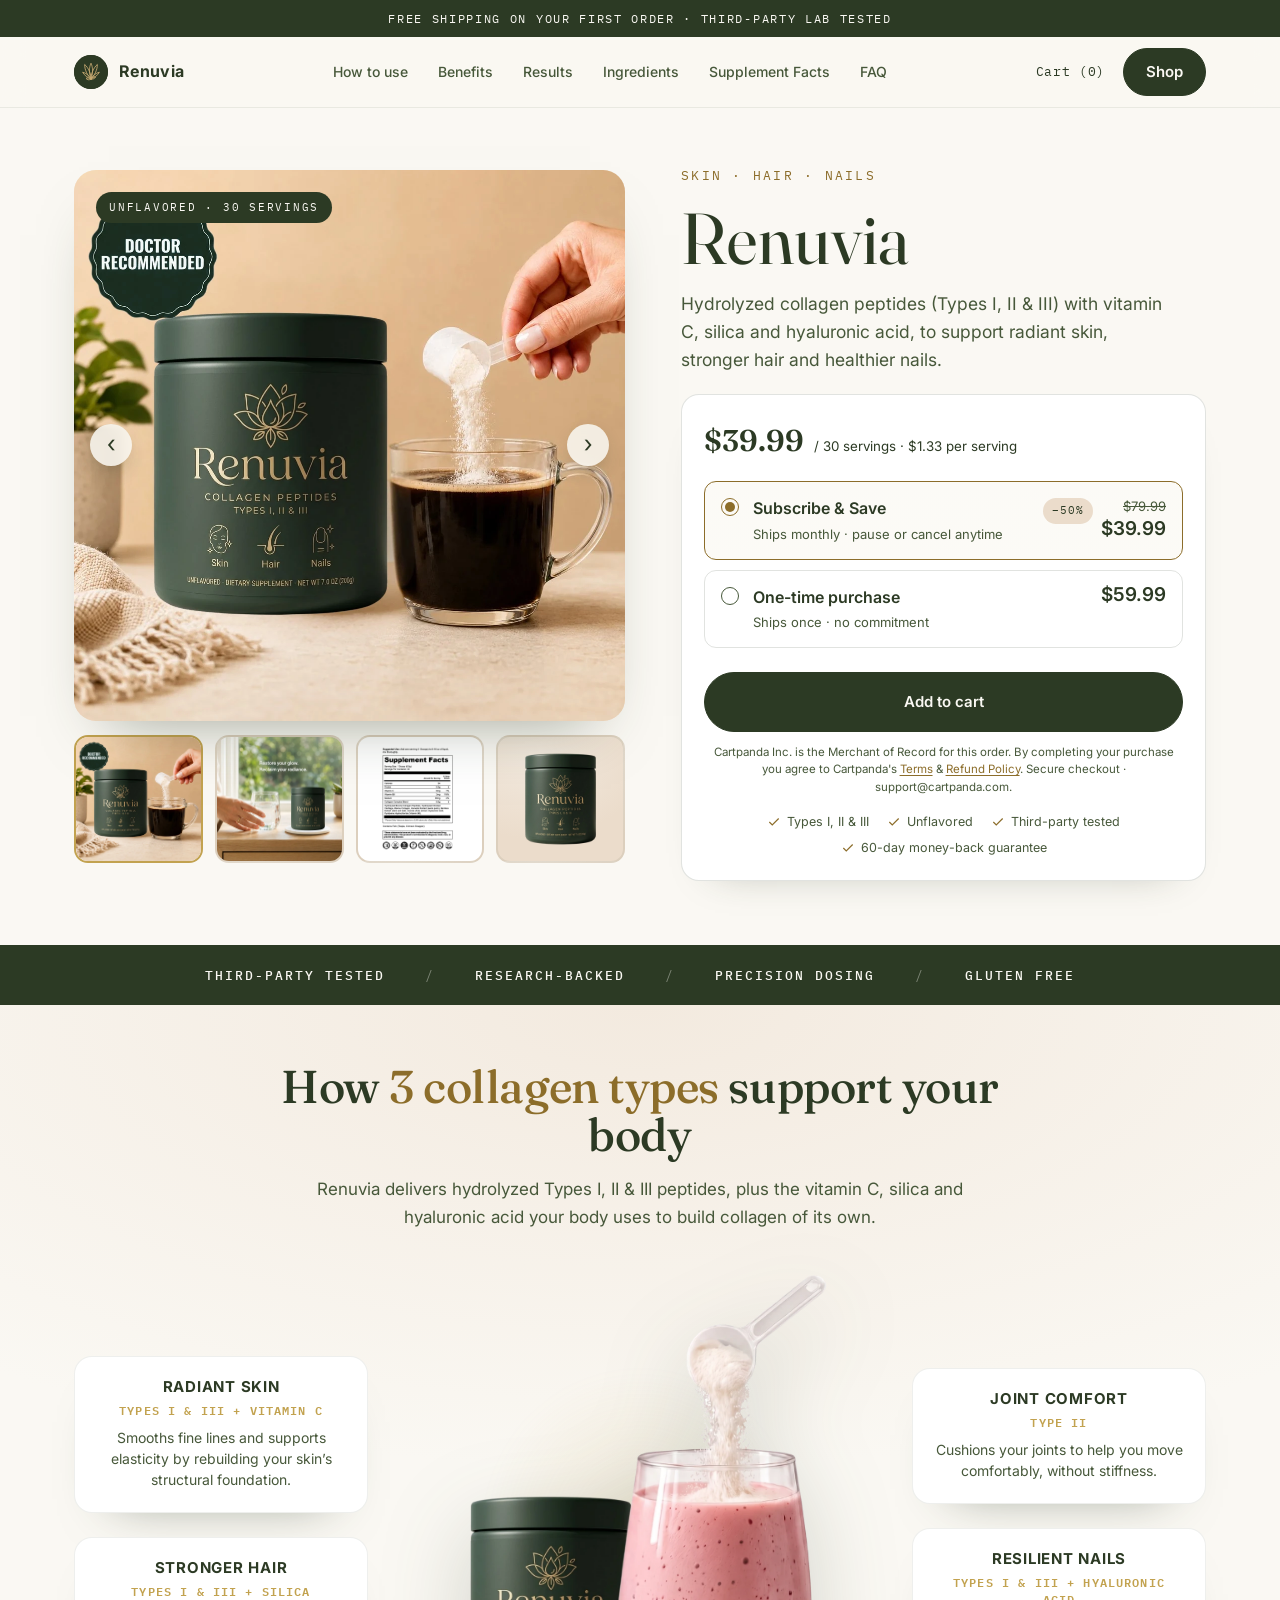
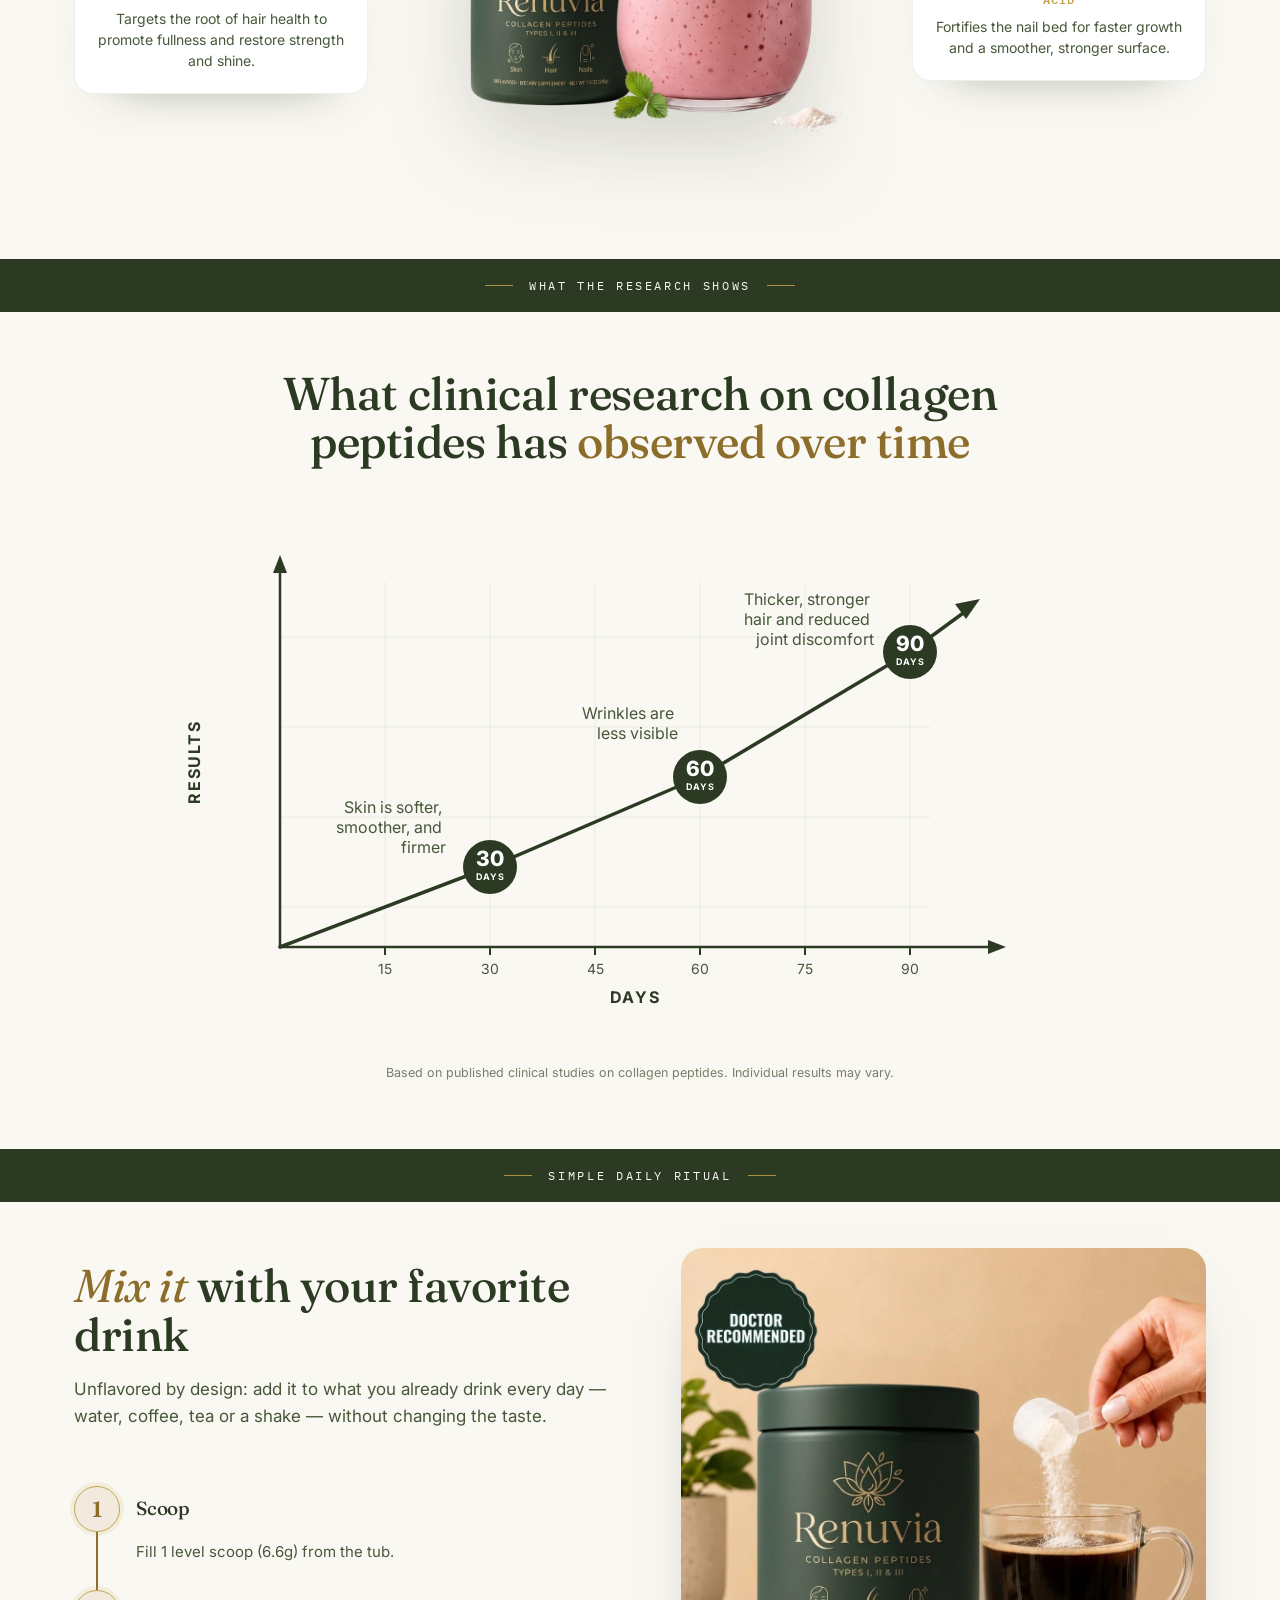
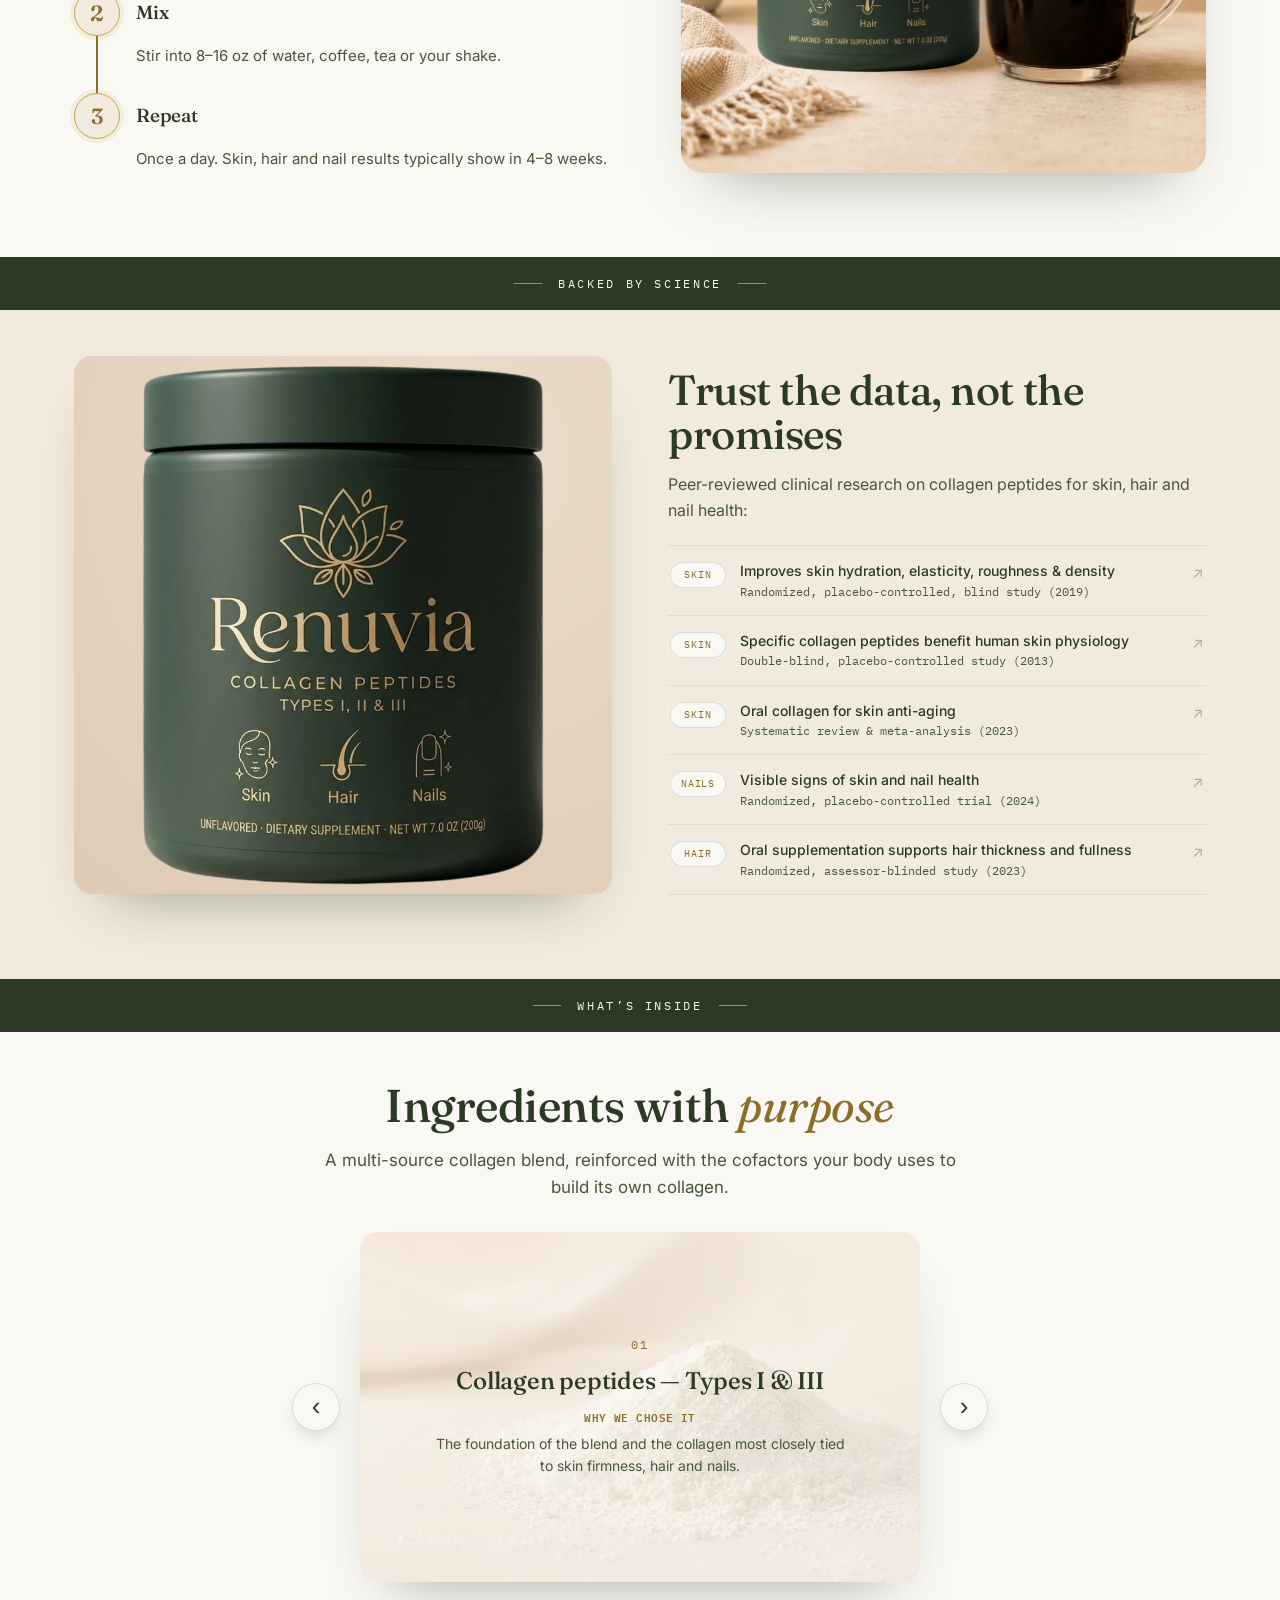
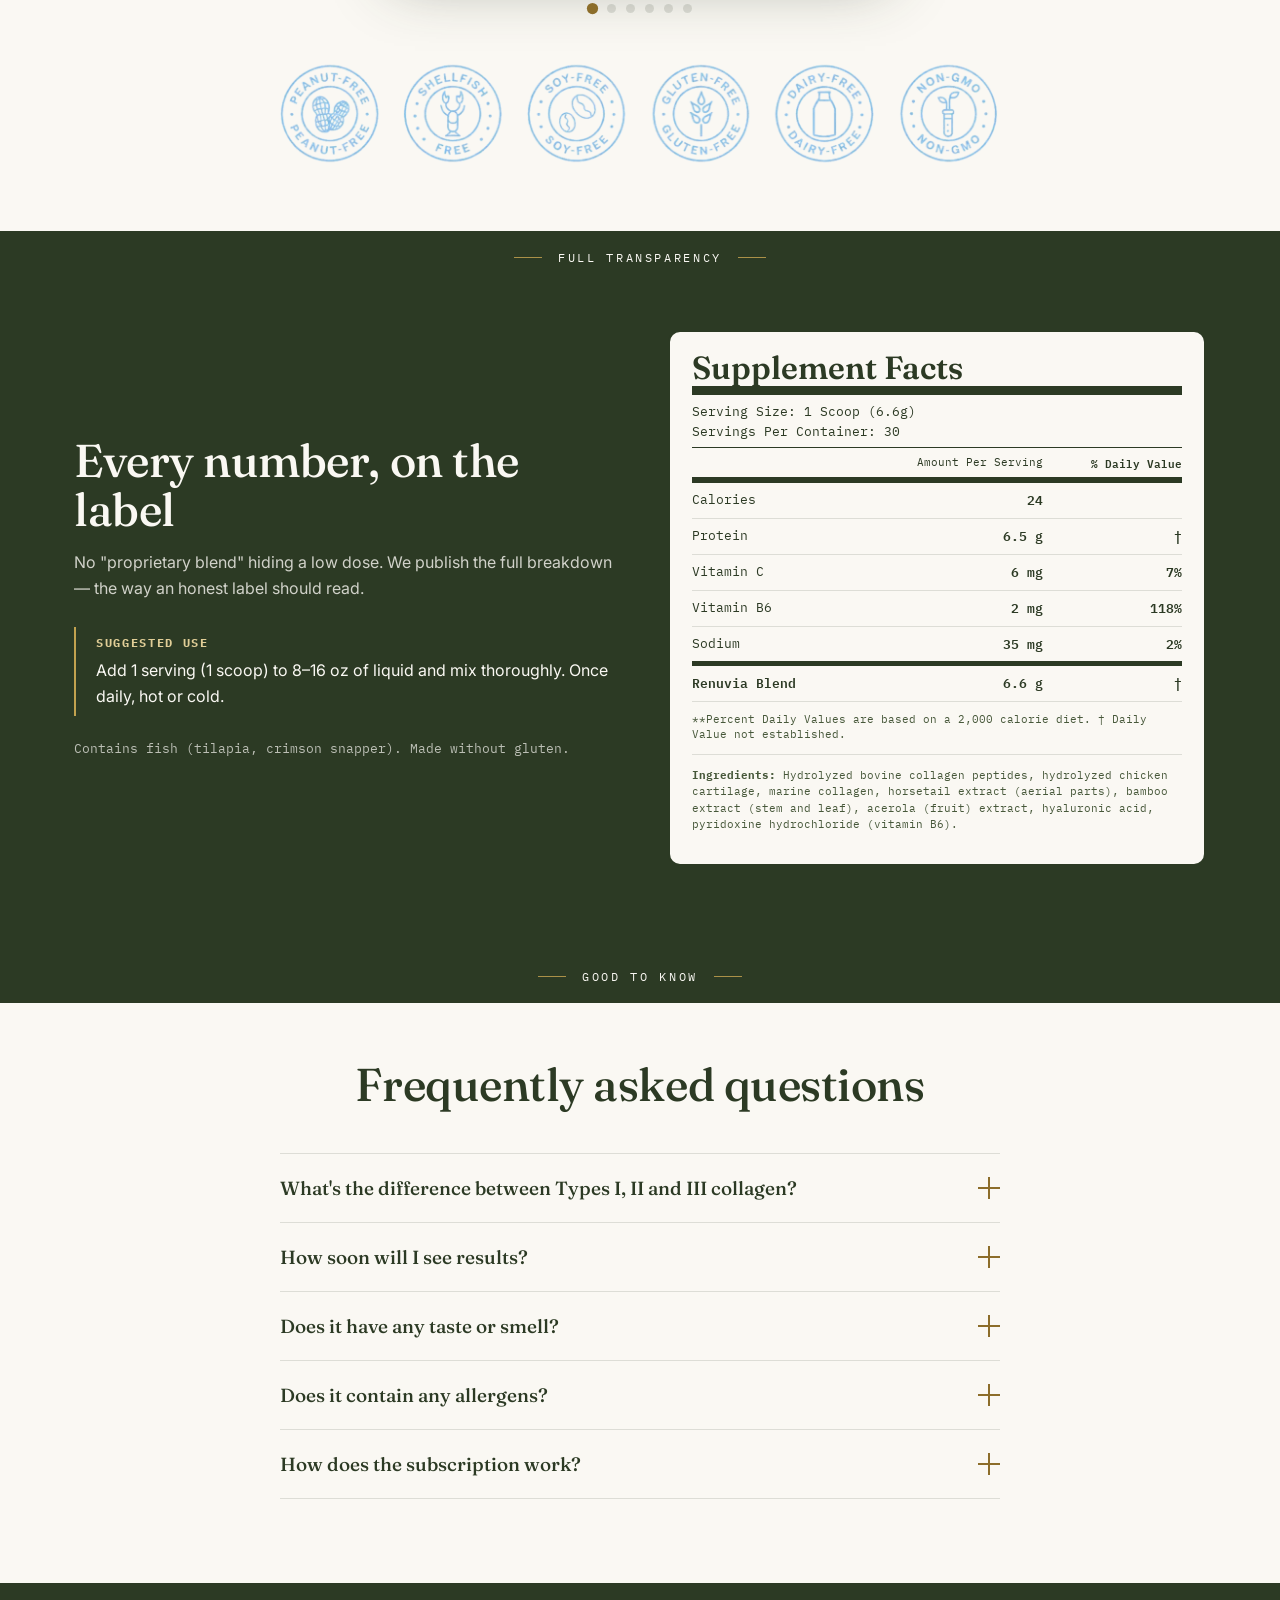
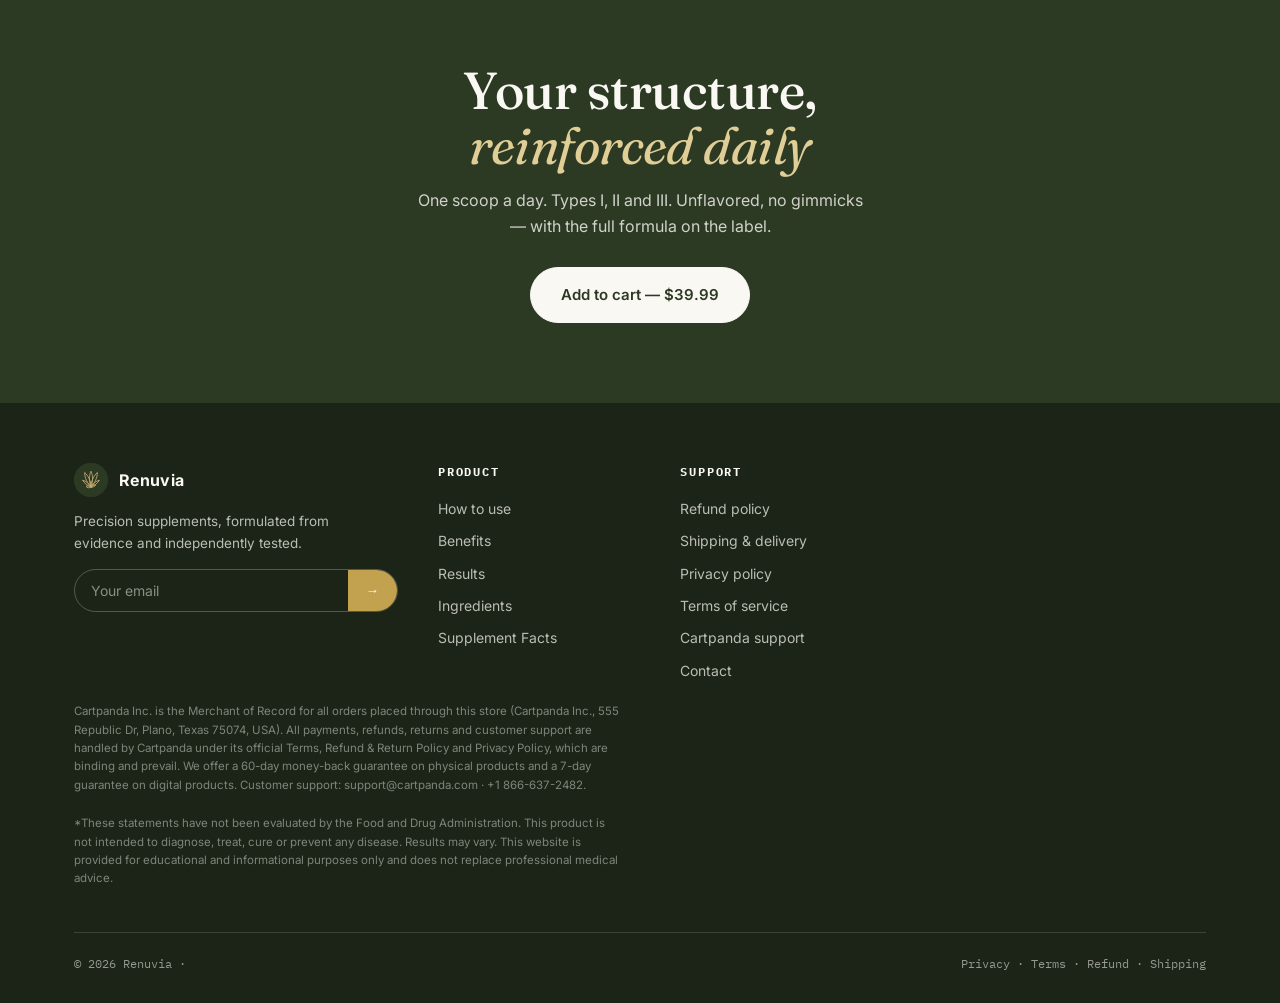
<file: index.html>
<!doctype html>
<html lang="en">

<head>
  <meta charset="utf-8">
  <meta name="viewport" content="width=device-width, initial-scale=1">
  <title>Renuvia</title>
  <meta name="description"
    content="Renuvia: Types I, II & III collagen peptides for healthier skin, hair and nails. Unflavored. 30 servings.">
  <link rel="icon" type="image/svg+xml" href="assets/img/favicon.svg">
  <link rel="apple-touch-icon" href="assets/img/favicon.svg">

  <!-- Open Graph / social sharing — TROQUE o domínio abaixo pelo seu domínio real -->
  <meta property="og:type" content="product">
  <meta property="og:site_name" content="Renuvia">
  <meta property="og:title" content="Renuvia">
  <meta property="og:description"
    content="Hydrolyzed collagen peptides (Types I, II & III) with vitamin C, silica and hyaluronic acid — for radiant skin, stronger hair and healthier nails.">
  <meta property="og:url" content="https://www.renuvia.com/">
  <meta property="og:image" content="https://www.renuvia.com/assets/img/img-02-697f4291.webp">
  <meta property="product:price:amount" content="39.99">
  <meta property="product:price:currency" content="USD">
  <meta name="twitter:card" content="summary_large_image">
  <meta name="twitter:title" content="Renuvia">
  <meta name="twitter:description"
    content="Types I, II & III collagen peptides for skin, hair and nails. Unflavored. 30 servings.">
  <meta name="twitter:image" content="https://www.renuvia.com/assets/img/img-02-697f4291.webp">

  <!-- Structured data — Product (troque o domínio nas URLs) -->
  <script type="application/ld+json">
{
  "@context": "https://schema.org/",
  "@type": "Product",
  "name": "Renuvia",
  "image": ["https://www.renuvia.com/assets/img/img-02-697f4291.webp"],
  "description": "Hydrolyzed collagen peptides (Types I, II & III) with vitamin C, silica and hyaluronic acid, to support radiant skin, stronger hair and healthier nails. Unflavored, 30 servings.",
  "brand": { "@type": "Brand", "name": "Renuvia" },
  "sku": "KMD-COLLAGEN-30",
  "offers": { "@type": "Offer", "priceCurrency": "USD", "price": "39.99", "availability": "https://schema.org/InStock", "url": "https://www.renuvia.com/" }
}
</script>
  <link rel="preconnect" href="https://fonts.googleapis.com">
  <link rel="preconnect" href="https://fonts.gstatic.com" crossorigin>
  <link
    href="https://fonts.googleapis.com/css2?family=Fraunces:ital,opsz,wght@0,9..144,400;0,9..144,500;0,9..144,600;1,9..144,400&family=Inter:wght@400;500;600;700&family=IBM+Plex+Mono:wght@400;500;600&display=swap"
    rel="stylesheet">

  <link rel="stylesheet" href="assets/css/styles.css">
  <link rel="stylesheet" href="assets/css/afiliates.css">
  <style>
    [data-af="yes"] {
      display: none
    }
  </style>
  <!-- Cartpanda: SEMPRE carregado. Ele reescreve os links de checkout com o
       afid/subscription (essencial pro afiliado) além de desenhar a badge. -->
  <script type="text/javascript" src="https://assets.mycartpanda.com/cartx-ecomm-ui-assets/js/cpsales.js"></script>
  <!-- Quando houver afid, marca o <html> para esconder só a badge feia da
       Cartpanda por CSS. O afid nos links continua funcionando normalmente. -->
  <script type="text/javascript">
    (function () {
      var afid = new URLSearchParams(window.location.search).get("afid");
      if (afid && afid.trim() !== "") {
        document.documentElement.classList.add("has-afid");
      }
    })();
  </script>
  <style>
    html.has-afid [id^="cpd-"],
    html.has-afid .cpd-container,
    html.has-afid .cpd-badge,
    html.has-afid .cpd-sticky,
    html.has-afid #cp-de-legal-links,
    html.has-afid #cp-advertising-disclaimer {
      display: none !important;
    }
  </style>
  <!-- UTMIFY-->
  <script src="https://cdn.utmify.com.br/scripts/utms/latest.js" data-utmify-prevent-xcod-sck data-utmify-prevent-subids
    data-utmify-ignore-iframe data-utmify-is-cartpanda async defer></script>
  <!-- UTMIFY-->
</head>

<body>

  <div class="announce">Free shipping on your first order &middot; Third-party lab tested</div>

  <header>
    <div class="wrap nav">
      <a class="brand" href="#top">
        <img class="mark" src="assets/img/favicon.svg" alt="Renuvia logo">
        <b>Renuvia</b>
      </a>
      <nav class="nav-links" aria-label="Main menu">
        <a href="#how">How to use</a>
        <a href="#how-it-works">Benefits</a>
        <a href="#results">Results</a>
        <a href="#ingredients">Ingredients</a>
        <a href="#facts">Supplement Facts</a>
        <a href="#faq">FAQ</a>
      </nav>
      <div class="nav-cta">
        <span class="cart">Cart (0)</span>
        <a href="#buy" class="btn" style="padding:11px 22px">Shop</a>
        <button class="burger" aria-label="Open menu"
          style="display:none"><span></span><span></span><span></span></button>
      </div>
    </div>
  </header>

  <!-- ---------- Defult ---------- -->
  <div data-af="no">
    <main id="top">

      <!-- HERO -->
      <section class="hero">
        <div class="wrap hero-grid">
          <div class="hero-figure">
            <div class="hero-media" data-carousel tabindex="0">
              <div class="carousel-track">
                <div class="carousel-slide carousel-slide--full is-active"><img src="assets/img/img-02-697f4291.webp"
                    alt="Renuvia supplement tub" width="1100" height="1100" fetchpriority="high"></div>
                <div class="carousel-slide carousel-slide--full"><img src="assets/img/img-03-0a2d2844.webp"
                    alt="Woman with healthy, glowing skin" width="1000" height="1000"></div>
                <div class="carousel-slide carousel-slide--full"><img src="assets/img/img-05-bfeb7de9.webp"
                    alt="Supplement facts panel" width="1200" height="1200"></div>
                <div class="carousel-slide carousel-slide--product"><img src="assets/img/img-06-f1701b2e.webp"
                    alt="Renuvia tub, 200g, 30 servings" width="1000" height="1000"></div>
              </div>
              <button type="button" class="carousel-arrow carousel-prev" aria-label="Previous image">&#8249;</button>
              <button type="button" class="carousel-arrow carousel-next" aria-label="Next image">&#8250;</button>
              <span class="tag">Unflavored &middot; 30 servings</span>
            </div>
            <div class="carousel-thumbs">
              <button type="button" class="carousel-thumb carousel-thumb--full is-active" aria-label="View product"><img
                  src="assets/img/img-02-697f4291.webp" alt="" width="1100" height="1100"></button>
              <button type="button" class="carousel-thumb carousel-thumb--full" aria-label="View lifestyle"><img
                  src="assets/img/img-03-0a2d2844.webp" alt="" width="1000" height="1000"></button>
              <button type="button" class="carousel-thumb carousel-thumb--full" aria-label="View supplement facts"><img
                  src="assets/img/img-05-bfeb7de9.webp" alt="" width="1200" height="1200"></button>
              <button type="button" class="carousel-thumb carousel-thumb--product" aria-label="View the product"><img
                  src="assets/img/img-06-f1701b2e.webp" alt="" width="1000" height="1000"></button>
            </div>
          </div>
          <div id="buy">
            <p class="keywords">Skin &middot; Hair &middot; Nails</p>
            <h1>Renuvia</h1>
            <p class="lede">Hydrolyzed collagen peptides (Types I, II & III) with vitamin C, silica and hyaluronic acid,
              to support radiant skin, stronger hair and healthier nails.</p>
            <div class="buybox">
              <div class="price-row">
                <span class="price">$39.99</span>
                <small>/ 30 servings &middot; $1.33 per serving</small>
              </div>

              <!-- =============================== Subscription 1 =============================== -->
              <label class="opt is-active" data-opt
                data-checkout="https://astrongroup.mycartpanda.com/checkout/211549480:1&subscription=4502" data-price="$39.99">
                <span class="radio"></span>
                <span>
                  <span class="label">Subscribe &amp; Save</span>
                  <span class="sub">Ships monthly &middot; pause or cancel anytime</span>
                </span>
                <span class="opt-end">
                  <span class="badge">−50%</span>
                  <span class="p"><s>$79.99</s><b>$39.99</b></span>
                </span>
              </label>
              <!-- =============================== Subscription 1 =============================== -->

              <!-- =============================== One Time 1 =============================== -->
              <label class="opt" data-opt data-checkout="https://astrongroup.mycartpanda.com/checkout/211517992:1"
                data-price="$59.99">
                <span class="radio"></span>
                <span>
                  <span class="label">One-time purchase</span>
                  <span class="sub">Ships once &middot; no commitment</span>
                </span>
                <span class="opt-end">
                  <span class="p"><b>$59.99</b></span>
                </span>
              </label>
              <!-- =============================== One Time 1 =============================== -->


              <!-- No hardcoded link: the checkout URL is set from the selected option's data-checkout at runtime -->
              <a id="add-to-cart" class="btn btn--block" style="margin-top:14px;cursor:pointer">Add to cart</a>

              <p class="mor-note">Cartpanda Inc. is the Merchant of Record for this order. By completing your purchase
                you
                agree to Cartpanda's <a href="lgl/terms.html">Terms</a> &amp; <a href="lgl/refund-policy.html">Refund
                  Policy</a>. Secure checkout &middot; support@cartpanda.com.</p>

              <div class="assure">
                <span><svg viewBox="0 0 24 24" fill="none" stroke="currentColor" stroke-width="2">
                    <path d="M20 6 9 17l-5-5" />
                  </svg> Types I, II &amp; III</span>
                <span><svg viewBox="0 0 24 24" fill="none" stroke="currentColor" stroke-width="2">
                    <path d="M20 6 9 17l-5-5" />
                  </svg> Unflavored</span>
                <span><svg viewBox="0 0 24 24" fill="none" stroke="currentColor" stroke-width="2">
                    <path d="M20 6 9 17l-5-5" />
                  </svg> Third-party tested</span>
                <span><svg viewBox="0 0 24 24" fill="none" stroke="currentColor" stroke-width="2">
                    <path d="M20 6 9 17l-5-5" />
                  </svg> 60-day money-back guarantee</span>
              </div>
            </div>
          </div>
        </div>
      </section>

      <!-- TRUST -->
      <div class="trust">
        <div class="wrap">
          <span><b>Third-party tested</b></span><span class="dot">/</span>
          <span><b>Research-backed</b></span><span class="dot">/</span>
          <span><b>Precision dosing</b></span><span class="dot">/</span>
          <span><b>Gluten free</b></span>
        </div>
      </div>

      <!-- BENEFITS: HOW COLLAGEN TYPES SUPPORT THE BODY -->
      <section id="how-it-works" class="sec b5">
        <div class="wrap">
          <div class="sec-head">
            <h2>How <span style="color:var(--azure-deep)">3 collagen types</span> support your body</h2>
            <p>Renuvia delivers hydrolyzed Types I, II &amp; III peptides, plus the vitamin C, silica and
              hyaluronic acid your body uses to build collagen of its own.</p>
          </div>
          <div class="b5-grid">
            <div class="b5-col">
              <article class="b5-card">
                <h3>Radiant Skin</h3>
                <p class="types">Types I &amp; III + Vitamin C</p>
                <p>Smooths fine lines and supports elasticity by rebuilding your skin&rsquo;s structural foundation.</p>
              </article>
              <article class="b5-card">
                <h3>Stronger Hair</h3>
                <p class="types">Types I &amp; III + Silica</p>
                <p>Targets the root of hair health to promote fullness and restore strength and shine.</p>
              </article>
            </div>
            <!-- Static product + smoothie composition. -->
            <div class="b5-media">
              <img src="assets/img/collagen-pour.webp"
                alt="Renuvia tub with a scoop of powder being poured into a smoothie" width="1200" height="1200"
                loading="lazy">
            </div>
            <div class="b5-col">
              <article class="b5-card">
                <h3>Joint Comfort</h3>
                <p class="types">Type II</p>
                <p>Cushions your joints to help you move comfortably, without stiffness.</p>
              </article>
              <article class="b5-card">
                <h3>Resilient Nails</h3>
                <p class="types">Types I &amp; III + Hyaluronic Acid</p>
                <p>Fortifies the nail bed for faster growth and a smoother, stronger surface.</p>
              </article>
            </div>
          </div>
        </div>
      </section>

      <div class="divband">
        <div class="wrap"><span class="cap">What the research shows</span></div>
      </div>

      <!-- TRANSFORMATION TIMELINE -->
      <section id="timeline" class="sec timeline">
        <div class="wrap">
          <div class="sec-head">
            <h2>What clinical research on collagen peptides has <span style="color:var(--azure-deep)">observed over
                time</span></h2>
          </div>
          <div class="tl-chart" data-timeline>
            <svg viewBox="50 0 920 540" role="img"
              aria-label="Timeline of changes reported in collagen peptide studies at 30, 60 and 90 days">
              <!-- grid -->
              <g class="tl-grid">
                <line x1="255" y1="95" x2="255" y2="460" />
                <line x1="360" y1="95" x2="360" y2="460" />
                <line x1="465" y1="95" x2="465" y2="460" />
                <line x1="570" y1="95" x2="570" y2="460" />
                <line x1="675" y1="95" x2="675" y2="460" />
                <line x1="780" y1="95" x2="780" y2="460" />
                <line x1="150" y1="150" x2="800" y2="150" />
                <line x1="150" y1="240" x2="800" y2="240" />
                <line x1="150" y1="330" x2="800" y2="330" />
                <line x1="150" y1="420" x2="800" y2="420" />
              </g>
              <!-- axes -->
              <path class="tl-axis" d="M150,460 L150,82" />
              <path class="tl-axis" d="M150,460 L862,460" />
              <polygon class="tl-arrow" points="150,68 143,86 157,86" />
              <polygon class="tl-arrow" points="876,460 858,453 858,467" />
              <!-- tick marks -->
              <g class="tl-tickmark">
                <line x1="255" y1="460" x2="255" y2="468" />
                <line x1="360" y1="460" x2="360" y2="468" />
                <line x1="465" y1="460" x2="465" y2="468" />
                <line x1="570" y1="460" x2="570" y2="468" />
                <line x1="675" y1="460" x2="675" y2="468" />
                <line x1="780" y1="460" x2="780" y2="468" />
              </g>
              <!-- tick labels -->
              <text class="tl-tick" x="255" y="487">15</text>
              <text class="tl-tick" x="360" y="487">30</text>
              <text class="tl-tick" x="465" y="487">45</text>
              <text class="tl-tick" x="570" y="487">60</text>
              <text class="tl-tick" x="675" y="487">75</text>
              <text class="tl-tick" x="780" y="487">90</text>
              <!-- axis titles -->
              <text class="tl-axis-label" x="70" y="275" font-size="16" text-anchor="middle"
                transform="rotate(-90 70 275)">RESULTS</text>
              <text class="tl-axis-label" x="505" y="516" font-size="16" text-anchor="middle">DAYS</text>
              <!-- trend line -->
              <path class="tl-line" pathLength="1" d="M150,460 L360,380 L570,290 L780,165 L836,124" />
              <polygon class="tl-endarrow tl-arrow" points="850,112 836,132 825,117" />
              <!-- captions -->
              <text class="tl-cap c1" text-anchor="end">
                <tspan x="316" y="326">Skin is softer,</tspan>
                <tspan x="316" y="346">smoother, and</tspan>
                <tspan x="316" y="366">firmer</tspan>
              </text>
              <text class="tl-cap c2" text-anchor="end">
                <tspan x="548" y="232">Wrinkles are</tspan>
                <tspan x="548" y="252">less visible</tspan>
              </text>
              <text class="tl-cap c3" text-anchor="end">
                <tspan x="744" y="118">Thicker, stronger</tspan>
                <tspan x="744" y="138">hair and reduced</tspan>
                <tspan x="744" y="158">joint discomfort</tspan>
              </text>
              <!-- milestone nodes -->
              <g class="tl-node n1">
                <circle class="tl-node-c" cx="360" cy="380" r="27" />
                <text class="tl-node-t" x="360" y="379" font-size="21">30</text>
                <text class="tl-node-d" x="360" y="393" font-size="9">DAYS</text>
              </g>
              <g class="tl-node n2">
                <circle class="tl-node-c" cx="570" cy="290" r="27" />
                <text class="tl-node-t" x="570" y="289" font-size="21">60</text>
                <text class="tl-node-d" x="570" y="303" font-size="9">DAYS</text>
              </g>
              <g class="tl-node n3">
                <circle class="tl-node-c" cx="780" cy="165" r="27" />
                <text class="tl-node-t" x="780" y="164" font-size="21">90</text>
                <text class="tl-node-d" x="780" y="178" font-size="9">DAYS</text>
              </g>
            </svg>
          </div>
          <p class="tl-foot">Based on published clinical studies on collagen peptides. Individual results may vary.</p>
        </div>
      </section>

      <div class="divband">
        <div class="wrap"><span class="cap">Simple daily ritual</span></div>
      </div>

      <!-- HOW TO USE -->
      <section id="how" class="sec">
        <div class="wrap how-grid">
          <div class="sec-head">
            <h2><em>Mix it</em> with your favorite drink</h2>
            <p>Unflavored by design: add it to what you already drink every day — water, coffee, tea or a shake —
              without changing the taste.</p>
          </div>
          <div class="how-media"><img src="assets/img/img-02-697f4291.webp"
              alt="Renuvia mixed into coffee — take it with any drink" width="1100" height="1100" loading="lazy">
          </div>
          <div class="steps" data-steps>
            <div class="step"><span class="k">1</span>
              <h3>Scoop</h3>
              <p>Fill 1 level scoop (6.6g) from the tub.</p>
            </div>
            <div class="step"><span class="k">2</span>
              <h3>Mix</h3>
              <p>Stir into 8–16 oz of water, coffee, tea or your shake.</p>
            </div>
            <div class="step"><span class="k">3</span>
              <h3>Repeat</h3>
              <p>Once a day. Skin, hair and nail results typically show in 4–8 weeks.</p>
            </div>
          </div>
        </div>
      </section>

      <div class="divband">
        <div class="wrap"><span class="cap">Backed by science</span></div>
      </div>

      <!-- STANDARDS -->
      <section id="results" class="sec standards">
        <div class="wrap std-grid">
          <div class="std-media"><img src="assets/img/img-06-f1701b2e.webp" alt="Renuvia tub" width="1000" height="1000"
              loading="lazy"></div>
          <div>
            <h2>Trust the data, not the promises</h2>
            <p>Peer-reviewed clinical research on collagen peptides for skin, hair and nail health:</p>
            <ul class="std-studies">
              <li><a href="https://pubmed.ncbi.nlm.nih.gov/31627309/" target="_blank" rel="noopener">
                  <span class="s-tag">Skin</span>
                  <span class="s-txt"><span class="s-t">Improves skin hydration, elasticity, roughness &amp;
                      density</span><em>Randomized, placebo-controlled, blind study (2019)</em></span>
                  <span class="s-arrow" aria-hidden="true">↗</span>
                </a></li>
              <li><a href="https://pubmed.ncbi.nlm.nih.gov/23949208/" target="_blank" rel="noopener">
                  <span class="s-tag">Skin</span>
                  <span class="s-txt"><span class="s-t">Specific collagen peptides benefit human skin
                      physiology</span><em>Double-blind, placebo-controlled study (2013)</em></span>
                  <span class="s-arrow" aria-hidden="true">↗</span>
                </a></li>
              <li><a href="https://pubmed.ncbi.nlm.nih.gov/37432180/" target="_blank" rel="noopener">
                  <span class="s-tag">Skin</span>
                  <span class="s-txt"><span class="s-t">Oral collagen for skin anti-aging</span><em>Systematic review
                      &amp; meta-analysis (2023)</em></span>
                  <span class="s-arrow" aria-hidden="true">↗</span>
                </a></li>
              <li><a href="https://pubmed.ncbi.nlm.nih.gov/39143887/" target="_blank" rel="noopener">
                  <span class="s-tag">Nails</span>
                  <span class="s-txt"><span class="s-t">Visible signs of skin and nail health</span><em>Randomized,
                      placebo-controlled trial (2024)</em></span>
                  <span class="s-arrow" aria-hidden="true">↗</span>
                </a></li>
              <li><a href="https://pubmed.ncbi.nlm.nih.gov/37357646/" target="_blank" rel="noopener">
                  <span class="s-tag">Hair</span>
                  <span class="s-txt"><span class="s-t">Oral supplementation supports hair thickness and
                      fullness</span><em>Randomized, assessor-blinded study (2023)</em></span>
                  <span class="s-arrow" aria-hidden="true">↗</span>
                </a></li>
            </ul>
          </div>
        </div>
      </section>

      <div class="divband">
        <div class="wrap"><span class="cap">What&rsquo;s inside</span></div>
      </div>

      <!-- INGREDIENTS -->
      <section id="ingredients" class="sec">
        <div class="wrap">
          <div class="sec-head">
            <h2>Ingredients with <em>purpose</em></h2>
            <p>A multi-source collagen blend, reinforced with the cofactors your body uses to build its own collagen.
            </p>
          </div>
          <div class="ing-carousel" data-ing-carousel>
            <button class="ing-arrow ing-prev" type="button" aria-label="Previous ingredient">&lsaquo;</button>
            <div class="ing-stage">
              <div class="ing-facet"></div>
              <div class="ing-slides">
                <article class="ing-slide is-active">
                  <div class="ing-bg" style="background-image:url('assets/img/img-20-dab41f68.webp')"></div>
                  <div class="num">01</div>
                  <h3>Collagen peptides &mdash; Types I &amp; III</h3>
                  <p><span class="why">Why we chose it</span>The foundation of the blend and the collagen most closely
                    tied to skin firmness, hair and nails.</p>
                </article>
                <article class="ing-slide">
                  <div class="ing-bg" style="background-image:url('assets/img/img-21-80c1e85e.webp')"></div>
                  <div class="num">02</div>
                  <h3>Marine collagen &mdash; Type I</h3>
                  <p><span class="why">Why we chose it</span>Small, fast-absorbing peptides your body takes up quickly
                    for
                    everyday support.</p>
                </article>
                <article class="ing-slide">
                  <div class="ing-bg" style="background-image:url('assets/img/img-22-7c879252.webp')"></div>
                  <div class="num">03</div>
                  <h3>Collagen &mdash; Type II</h3>
                  <p><span class="why">Why we chose it</span>Rounds out the complete multi-type matrix, so you're not
                    relying on a single source.</p>
                </article>
                <article class="ing-slide">
                  <div class="ing-bg" style="background-image:url('assets/img/img-23-f61a76e5.webp')"></div>
                  <div class="num">04</div>
                  <h3>Hyaluronic acid</h3>
                  <p><span class="why">Why we chose it</span>Holds moisture in the skin for a hydrated, plumper-looking
                    finish.</p>
                </article>
                <article class="ing-slide">
                  <div class="ing-bg" style="background-image:url('assets/img/img-24-fded2fdc.webp')"></div>
                  <div class="num">05</div>
                  <h3>Vitamin C (from acerola)</h3>
                  <p><span class="why">Why we chose it</span>An essential cofactor &mdash; your body can't build new
                    collagen without it.</p>
                </article>
                <article class="ing-slide">
                  <div class="ing-bg" style="background-image:url('assets/img/img-25-b77d67dd.webp')"></div>
                  <div class="num">06</div>
                  <h3>Silica (from horsetail &amp; bamboo)</h3>
                  <p><span class="why">Why we chose it</span>A plant-derived mineral that supports the structure of skin
                    and hair.</p>
                </article>
              </div>
            </div>
            <button class="ing-arrow ing-next" type="button" aria-label="Next ingredient">&rsaquo;</button>
          </div>
          <div class="ing-dots" data-ing-dots>
            <button class="ing-dot is-active" type="button" aria-label="Ingredient 1"></button>
            <button class="ing-dot" type="button" aria-label="Ingredient 2"></button>
            <button class="ing-dot" type="button" aria-label="Ingredient 3"></button>
            <button class="ing-dot" type="button" aria-label="Ingredient 4"></button>
            <button class="ing-dot" type="button" aria-label="Ingredient 5"></button>
            <button class="ing-dot" type="button" aria-label="Ingredient 6"></button>
          </div>
          <div class="ing-badges"><img src="assets/img/img-15-737b0ed7.webp"
              alt="Peanut-free, shellfish-free, soy-free, gluten-free, dairy-free, non-GMO" width="1600" height="267"
              loading="lazy"></div>
        </div>
      </section>


      <div class="divband">
        <div class="wrap"><span class="cap">Full transparency</span></div>
      </div>

      <!-- FACTS + SUPPLEMENT PANEL (signature) -->
      <section id="facts" class="sec facts">
        <div class="wrap facts-grid">
          <div>
            <h2>Every number, on the label</h2>
            <p>No "proprietary blend" hiding a low dose. We publish the full breakdown — the way an honest label should
              read.</p>
            <div class="use">
              <b>Suggested use</b>
              Add 1 serving (1 scoop) to 8–16 oz of liquid and mix thoroughly. Once daily, hot or cold.
            </div>
            <p class="allergen">Contains fish (tilapia, crimson snapper). Made without gluten.</p>
          </div>

          <div class="panel" aria-label="Supplement facts">
            <div class="title">Supplement Facts</div>
            <div class="meta">Serving Size: 1 Scoop (6.6g)<br>Servings Per Container: 30</div>
            <table>
              <thead>
                <tr>
                  <td></td>
                  <td>Amount Per Serving</td>
                  <td class="dv">% Daily Value</td>
                </tr>
              </thead>
              <tbody>
                <tr>
                  <td>Calories</td>
                  <td class="dv">24</td>
                  <td class="dv"></td>
                </tr>
                <tr>
                  <td>Protein</td>
                  <td class="dv">6.5 g</td>
                  <td class="dv">†</td>
                </tr>
                <tr>
                  <td>Vitamin C</td>
                  <td class="dv">6 mg</td>
                  <td class="dv">7%</td>
                </tr>
                <tr>
                  <td>Vitamin B6</td>
                  <td class="dv">2 mg</td>
                  <td class="dv">118%</td>
                </tr>
                <tr class="rule-heavy">
                  <td>Sodium</td>
                  <td class="dv">35 mg</td>
                  <td class="dv">2%</td>
                </tr>
                <tr class="blend">
                  <td>Renuvia Blend</td>
                  <td class="dv">6.6 g</td>
                  <td class="dv">†</td>
                </tr>
              </tbody>
            </table>
            <p class="note">**Percent Daily Values are based on a 2,000 calorie diet. † Daily Value not established.</p>
            <p class="ingredients"><b>Ingredients:</b> Hydrolyzed bovine collagen peptides, hydrolyzed chicken
              cartilage,
              marine collagen, horsetail extract (aerial parts), bamboo extract (stem and leaf), acerola (fruit)
              extract,
              hyaluronic acid, pyridoxine hydrochloride (vitamin B6).</p>
          </div>
        </div>
      </section>

      <div class="divband">
        <div class="wrap"><span class="cap">Good to know</span></div>
      </div>

      <!-- FAQ -->
      <section id="faq" class="sec">
        <div class="wrap">
          <div class="sec-head">
            <h2>Frequently asked questions</h2>
          </div>
          <div class="faq-list">
            <div class="qa">
              <button aria-expanded="false"><span>What's the difference between Types I, II and III
                  collagen?</span><span class="ic"></span></button>
              <div class="ans">
                <p>Types I and III are the collagen most abundant in skin, hair and nails, while Type II rounds out the
                  complete collagen matrix. Bringing all three together in one scoop gives your skin, hair and nails
                  broad, well-rounded support.</p>
              </div>
            </div>
            <div class="qa">
              <button aria-expanded="false"><span>How soon will I see results?</span><span class="ic"></span></button>
              <div class="ans">
                <p>Most people notice more hydrated skin within 2–4 weeks. Visible improvements in texture, hair and
                  nails
                  typically appear between 4 and 12 weeks of consistent use.</p>
              </div>
            </div>
            <div class="qa">
              <button aria-expanded="false"><span>Does it have any taste or smell?</span><span
                  class="ic"></span></button>
              <div class="ans">
                <p>It's unflavored. It dissolves neutrally in hot or cold liquids without altering the taste of your
                  coffee, tea, water or shake.</p>
              </div>
            </div>
            <div class="qa">
              <button aria-expanded="false"><span>Does it contain any allergens?</span><span class="ic"></span></button>
              <div class="ans">
                <p>Yes — it contains fish, from the marine collagen. It's also made without gluten. If you have any
                  dietary restrictions, always check the full label before use.</p>
              </div>
            </div>
            <div class="qa">
              <button aria-expanded="false"><span>How does the subscription work?</span><span
                  class="ic"></span></button>
              <div class="ans">
                <p>You get a fresh tub every month at 10% off. You can pause, change the frequency or cancel anytime,
                  right from your account.</p>
              </div>
            </div>
          </div>
        </div>
      </section>

      <!-- CTA BAND -->
      <div class="band">
        <div class="wrap">
          <h2>Your structure,<br><em>reinforced daily</em></h2>
          <p>One scoop a day. Types I, II and III. Unflavored, no gimmicks — with the full formula on the label.</p>
          <a href="#buy" class="btn">Add to cart — $39.99</a>
        </div>
      </div>

    </main>
  </div>
  <!-- ---------- Defult ---------- -->

  <!-- ---------- Afiliados ---------- -->
  <div data-af="yes">
    <main id="top">

      <!-- HERO -->
      <section class="hero">
        <div class="wrap hero-grid">
          <div class="hero-figure">
            <div class="hero-media" data-carousel tabindex="0">
              <div class="carousel-track">
                <div class="carousel-slide carousel-slide--full is-active"><img src="assets/img/img-02-697f4291.webp"
                    alt="Renuvia, doctor recommended" width="1100" height="1100" fetchpriority="high"></div>
                <div class="carousel-slide carousel-slide--full"><img src="assets/img/img-03-0a2d2844.webp"
                    alt="Woman with healthy, glowing skin" width="1000" height="1000"></div>
                <div class="carousel-slide carousel-slide--full"><img src="assets/img/img-04-16fee744.webp"
                    alt="Before-and-after skin results" width="1200" height="1200"></div>
                <div class="carousel-slide carousel-slide--full"><img src="assets/img/img-05-bfeb7de9.webp"
                    alt="Supplement facts panel" width="1200" height="1200"></div>
                <div class="carousel-slide carousel-slide--product"><img src="assets/img/img-06-f1701b2e.webp"
                    alt="Renuvia tub, 200g, 30 servings" width="1000" height="1000"></div>
              </div>
              <button type="button" class="carousel-arrow carousel-prev" aria-label="Previous image">&#8249;</button>
              <button type="button" class="carousel-arrow carousel-next" aria-label="Next image">&#8250;</button>
              <span class="tag">Unflavored &middot; 30 servings</span>
            </div>
            <div class="carousel-thumbs">
              <button type="button" class="carousel-thumb carousel-thumb--full is-active"
                aria-label="View doctor recommended"><img src="assets/img/img-02-697f4291.webp" alt="" width="1100"
                  height="1100"></button>
              <button type="button" class="carousel-thumb carousel-thumb--full" aria-label="View lifestyle"><img
                  src="assets/img/img-03-0a2d2844.webp" alt="" width="1000" height="1000"></button>
              <button type="button" class="carousel-thumb carousel-thumb--full" aria-label="View real results"><img
                  src="assets/img/img-04-16fee744.webp" alt="" width="1200" height="1200"></button>
              <button type="button" class="carousel-thumb carousel-thumb--full" aria-label="View supplement facts"><img
                  src="assets/img/img-05-bfeb7de9.webp" alt="" width="1200" height="1200"></button>
              <button type="button" class="carousel-thumb carousel-thumb--product" aria-label="View the product"><img
                  src="assets/img/img-06-f1701b2e.webp" alt="" width="1000" height="1000"></button>
            </div>
          </div>
          <div id="buy">
            <p class="keywords">Skin &middot; Hair &middot; Nails</p>
            <h1>Renuvia</h1>
            <p class="lede">Hydrolyzed collagen peptides (Types I, II & III) with vitamin C, silica and hyaluronic acid,
              to support radiant skin, stronger hair and healthier nails.</p>
            <div class="stars"><span class="s">★★★★★</span> 4.9 &middot; <a href="#reviews" class="reviews-link">214
                verified reviews</a></div>

            <div class="scarcity" role="img" aria-label="93% sold">
              <div class="scarcity-track">
                <div class="scarcity-fill"></div>
              </div>
              <span class="scarcity-label">93% Sold</span>
            </div>

            <div class="buybox">
              <!-- =============================== Subscription 2 =============================== -->
              <label class="opt is-active" data-opt
                data-checkout="https://astrongroup.mycartpanda.com/checkout/211549480:1&subscription=4502" data-price="$39.99"
                style="padding-top:40px">
                <span class="pop-ribbon">★ Most popular &middot; Best price</span>
                <span class="radio"></span>
                <span>
                  <span class="label">Subscribe &amp; Save</span>
                  <span class="sub">Ships monthly &middot; pause or cancel anytime</span>
                  <ul class="opt-detail opt-pros">
                    <li><svg viewBox="0 0 24 24">
                        <path d="M20 6 9 17l-5-5" />
                      </svg>25% off every order</li>
                    <li><svg viewBox="0 0 24 24">
                        <path d="M20 6 9 17l-5-5" />
                      </svg>Free shipping today</li>
                  </ul>
                </span>
                <span class="opt-end">
                  <span class="p"><s>$79.99</s><b>$39.99</b><small
                      style="display:block;font-family:var(--mono);font-size:11px;font-weight:400;color:var(--ink-2);margin-top:4px">$1.43
                      / day</small></span>
                </span>
              </label>
              <!-- =============================== Subscription 2 =============================== -->

              <!-- =============================== One Time 2 =============================== -->
              <label class="opt" data-opt data-checkout="https://astrongroup.mycartpanda.com/checkout/211517992:1"
                data-price="$59.99">
                <span class="radio"></span>
                <span>
                  <span class="label">One-time purchase</span>
                  <span class="sub">Ships once &middot; no commitment</span>
                  <ul class="opt-detail opt-cons">
                    <li><svg viewBox="0 0 24 24">
                        <path d="M18 6 6 18M6 6l12 12" />
                      </svg>No free shipping or discount</li>
                    <li><svg viewBox="0 0 24 24">
                        <path d="M18 6 6 18M6 6l12 12" />
                      </svg>Second order at full price</li>
                  </ul>
                </span>
                <span class="opt-end">
                  <span class="p"><s>$79.99</s><b>$59.99</b><small
                      style="display:block;font-family:var(--mono);font-size:11px;font-weight:400;color:var(--ink-2);margin-top:4px">$2.86
                      / day</small></span>
                </span>
              </label>
              <!-- =============================== One Time 2 =============================== -->


              <a id="add-to-cart" class="btn btn--block" style="margin-top:14px;cursor:pointer">Add to cart</a>

              <div class="assure">
                <span><svg viewBox="0 0 24 24" fill="none" stroke="currentColor" stroke-width="2">
                    <path d="M20 6 9 17l-5-5" />
                  </svg> Types I, II &amp; III</span>
                <span><svg viewBox="0 0 24 24" fill="none" stroke="currentColor" stroke-width="2">
                    <path d="M20 6 9 17l-5-5" />
                  </svg> Unflavored</span>
                <span><svg viewBox="0 0 24 24" fill="none" stroke="currentColor" stroke-width="2">
                    <path d="M20 6 9 17l-5-5" />
                  </svg> Third-party tested</span>
              </div>
            </div>
          </div>
        </div>
      </section>

      <!-- TRUST -->
      <div class="trust">
        <div class="wrap">
          <span><b>Third-party tested</b></span><span class="dot">/</span>
          <span><b>Research-backed</b></span><span class="dot">/</span>
          <span><b>Precision dosing</b></span><span class="dot">/</span>
          <span><b>Gluten free</b></span>
        </div>
      </div>

      <!-- BENEFITS: HOW COLLAGEN TYPES SUPPORT THE BODY -->
      <section id="how-it-works" class="sec b5">
        <div class="wrap">
          <div class="sec-head">
            <h2>How <span style="color:var(--azure-deep)">3 collagen types</span> support your body</h2>
            <p>Renuvia delivers hydrolyzed Types I, II &amp; III peptides, plus the vitamin C, silica and
              hyaluronic acid your body uses to build collagen of its own.</p>
          </div>
          <div class="b5-grid">
            <div class="b5-col">
              <article class="b5-card">
                <h3>Radiant Skin</h3>
                <p class="types">Types I &amp; III + Vitamin C</p>
                <p>Smooths fine lines and supports elasticity by rebuilding your skin&rsquo;s structural foundation.</p>
              </article>
              <article class="b5-card">
                <h3>Stronger Hair</h3>
                <p class="types">Types I &amp; III + Silica</p>
                <p>Targets the root of hair health to promote fullness and restore strength and shine.</p>
              </article>
            </div>
            <!-- Static product + smoothie composition. -->
            <div class="b5-media">
              <img src="assets/img/collagen-pour.webp"
                alt="Renuvia tub with a scoop of powder being poured into a smoothie" width="1200" height="1200"
                loading="lazy">
            </div>
            <div class="b5-col">
              <article class="b5-card">
                <h3>Joint Comfort</h3>
                <p class="types">Type II</p>
                <p>Cushions your joints to help you move comfortably, without stiffness.</p>
              </article>
              <article class="b5-card">
                <h3>Resilient Nails</h3>
                <p class="types">Types I &amp; III + Hyaluronic Acid</p>
                <p>Fortifies the nail bed for faster growth and a smoother, stronger surface.</p>
              </article>
            </div>
          </div>
        </div>
      </section>

      <div class="divband">
        <div class="wrap"><span class="cap">Transformation timeline</span></div>
      </div>

      <!-- TRANSFORMATION TIMELINE -->
      <section id="timeline" class="sec timeline">
        <div class="wrap">
          <div class="sec-head">
            <h2>Studies show noticeable change in <span style="color:var(--azure-deep)">as little as 30 days</span></h2>
          </div>
          <div class="tl-chart" data-timeline>
            <svg viewBox="50 0 920 540" role="img" aria-label="Timeline showing visible results at 30, 60 and 90 days">
              <!-- grid -->
              <g class="tl-grid">
                <line x1="255" y1="95" x2="255" y2="460" />
                <line x1="360" y1="95" x2="360" y2="460" />
                <line x1="465" y1="95" x2="465" y2="460" />
                <line x1="570" y1="95" x2="570" y2="460" />
                <line x1="675" y1="95" x2="675" y2="460" />
                <line x1="780" y1="95" x2="780" y2="460" />
                <line x1="150" y1="150" x2="800" y2="150" />
                <line x1="150" y1="240" x2="800" y2="240" />
                <line x1="150" y1="330" x2="800" y2="330" />
                <line x1="150" y1="420" x2="800" y2="420" />
              </g>
              <!-- axes -->
              <path class="tl-axis" d="M150,460 L150,82" />
              <path class="tl-axis" d="M150,460 L862,460" />
              <polygon class="tl-arrow" points="150,68 143,86 157,86" />
              <polygon class="tl-arrow" points="876,460 858,453 858,467" />
              <!-- tick marks -->
              <g class="tl-tickmark">
                <line x1="255" y1="460" x2="255" y2="468" />
                <line x1="360" y1="460" x2="360" y2="468" />
                <line x1="465" y1="460" x2="465" y2="468" />
                <line x1="570" y1="460" x2="570" y2="468" />
                <line x1="675" y1="460" x2="675" y2="468" />
                <line x1="780" y1="460" x2="780" y2="468" />
              </g>
              <!-- tick labels -->
              <text class="tl-tick" x="255" y="487">15</text>
              <text class="tl-tick" x="360" y="487">30</text>
              <text class="tl-tick" x="465" y="487">45</text>
              <text class="tl-tick" x="570" y="487">60</text>
              <text class="tl-tick" x="675" y="487">75</text>
              <text class="tl-tick" x="780" y="487">90</text>
              <!-- axis titles -->
              <text class="tl-axis-label" x="70" y="275" font-size="16" text-anchor="middle"
                transform="rotate(-90 70 275)">RESULTS</text>
              <text class="tl-axis-label" x="505" y="516" font-size="16" text-anchor="middle">DAYS</text>
              <!-- trend line -->
              <path class="tl-line" pathLength="1" d="M150,460 L360,380 L570,290 L780,165 L836,124" />
              <polygon class="tl-endarrow tl-arrow" points="850,112 836,132 825,117" />
              <!-- captions -->
              <text class="tl-cap c1" text-anchor="end">
                <tspan x="316" y="326">Skin is softer,</tspan>
                <tspan x="316" y="346">smoother, and</tspan>
                <tspan x="316" y="366">firmer</tspan>
              </text>
              <text class="tl-cap c2" text-anchor="end">
                <tspan x="548" y="232">Wrinkles are</tspan>
                <tspan x="548" y="252">less visible</tspan>
              </text>
              <text class="tl-cap c3" text-anchor="end">
                <tspan x="744" y="118">Thicker, stronger</tspan>
                <tspan x="744" y="138">hair and reduced</tspan>
                <tspan x="744" y="158">joint discomfort</tspan>
              </text>
              <!-- milestone nodes -->
              <g class="tl-node n1">
                <circle class="tl-node-c" cx="360" cy="380" r="27" />
                <text class="tl-node-t" x="360" y="379" font-size="21">30</text>
                <text class="tl-node-d" x="360" y="393" font-size="9">DAYS</text>
              </g>
              <g class="tl-node n2">
                <circle class="tl-node-c" cx="570" cy="290" r="27" />
                <text class="tl-node-t" x="570" y="289" font-size="21">60</text>
                <text class="tl-node-d" x="570" y="303" font-size="9">DAYS</text>
              </g>
              <g class="tl-node n3">
                <circle class="tl-node-c" cx="780" cy="165" r="27" />
                <text class="tl-node-t" x="780" y="164" font-size="21">90</text>
                <text class="tl-node-d" x="780" y="178" font-size="9">DAYS</text>
              </g>
            </svg>
          </div>
          <p class="tl-foot">Based on published clinical studies on collagen peptides. Individual results may vary.</p>
        </div>
      </section>

      <div class="divband">
        <div class="wrap"><span class="cap">Simple daily ritual</span></div>
      </div>

      <!-- HOW TO USE -->
      <section id="how" class="sec">
        <div class="wrap how-grid">
          <div class="sec-head">
            <h2><em>Mix it</em> with your favorite drink</h2>
            <p>Unflavored by design: add it to what you already drink every day — water, coffee, tea or a shake —
              without changing the taste.</p>
          </div>
          <div class="how-media"><img src="assets/img/img-02-697f4291.webp"
              alt="Renuvia mixed into coffee — take it with any drink" width="1100" height="1100" loading="lazy">
          </div>
          <div class="steps" data-steps>
            <div class="step"><span class="k">1</span>
              <h3>Scoop</h3>
              <p>Fill 1 level scoop (6.6g) from the tub.</p>
            </div>
            <div class="step"><span class="k">2</span>
              <h3>Mix</h3>
              <p>Stir into 8–16 oz of water, coffee, tea or your shake.</p>
            </div>
            <div class="step"><span class="k">3</span>
              <h3>Repeat</h3>
              <p>Once a day. Skin, hair and nail results typically show in 4–8 weeks.</p>
            </div>
          </div>
        </div>
      </section>

      <div class="divband">
        <div class="wrap"><span class="cap">Backed by science</span></div>
      </div>

      <!-- STANDARDS -->
      <section id="results" class="sec standards">
        <div class="wrap std-grid">
          <div class="std-media"><img src="assets/img/img-04-16fee744.webp"
              alt="Renuvia — real results, before and after" width="1200" height="1200" loading="lazy"></div>
          <div>
            <h2>Trust the data, not the promises</h2>
            <p>Peer-reviewed clinical research on collagen peptides for skin, hair and nail health:</p>
            <ul class="std-studies">
              <li><a href="https://pubmed.ncbi.nlm.nih.gov/31627309/" target="_blank" rel="noopener">
                  <span class="s-tag">Skin</span>
                  <span class="s-txt"><span class="s-t">Improves skin hydration, elasticity, roughness &amp;
                      density</span><em>Randomized, placebo-controlled, blind study (2019)</em></span>
                  <span class="s-arrow" aria-hidden="true">↗</span>
                </a></li>
              <li><a href="https://pubmed.ncbi.nlm.nih.gov/23949208/" target="_blank" rel="noopener">
                  <span class="s-tag">Skin</span>
                  <span class="s-txt"><span class="s-t">Specific collagen peptides benefit human skin
                      physiology</span><em>Double-blind, placebo-controlled study (2013)</em></span>
                  <span class="s-arrow" aria-hidden="true">↗</span>
                </a></li>
              <li><a href="https://pubmed.ncbi.nlm.nih.gov/37432180/" target="_blank" rel="noopener">
                  <span class="s-tag">Skin</span>
                  <span class="s-txt"><span class="s-t">Oral collagen for skin anti-aging</span><em>Systematic review
                      &amp; meta-analysis (2023)</em></span>
                  <span class="s-arrow" aria-hidden="true">↗</span>
                </a></li>
              <li><a href="https://pubmed.ncbi.nlm.nih.gov/39143887/" target="_blank" rel="noopener">
                  <span class="s-tag">Nails</span>
                  <span class="s-txt"><span class="s-t">Visible signs of skin and nail health</span><em>Randomized,
                      placebo-controlled trial (2024)</em></span>
                  <span class="s-arrow" aria-hidden="true">↗</span>
                </a></li>
              <li><a href="https://pubmed.ncbi.nlm.nih.gov/37357646/" target="_blank" rel="noopener">
                  <span class="s-tag">Hair</span>
                  <span class="s-txt"><span class="s-t">Oral supplement for hair loss (androgenetic
                      alopecia)</span><em>Randomized, assessor-blinded study (2023)</em></span>
                  <span class="s-arrow" aria-hidden="true">↗</span>
                </a></li>
            </ul>
          </div>
        </div>
      </section>

      <div class="divband">
        <div class="wrap"><span class="cap">What&rsquo;s inside</span></div>
      </div>

      <!-- INGREDIENTS -->
      <section id="ingredients" class="sec">
        <div class="wrap">
          <div class="sec-head">
            <h2>Ingredients with <em>purpose</em></h2>
            <p>A multi-source collagen blend, reinforced with the cofactors your body uses to build its own collagen.
            </p>
          </div>
          <div class="ing-carousel" data-ing-carousel>
            <button class="ing-arrow ing-prev" type="button" aria-label="Previous ingredient">&lsaquo;</button>
            <div class="ing-stage">
              <div class="ing-facet"></div>
              <div class="ing-slides">
                <article class="ing-slide is-active">
                  <div class="ing-bg" style="background-image:url('assets/img/img-20-dab41f68.webp')"></div>
                  <div class="num">01</div>
                  <h3>Collagen peptides &mdash; Types I &amp; III</h3>
                  <p><span class="why">Why we chose it</span>The foundation of the blend and the collagen most closely
                    tied to skin firmness, hair and nails.</p>
                </article>
                <article class="ing-slide">
                  <div class="ing-bg" style="background-image:url('assets/img/img-21-80c1e85e.webp')"></div>
                  <div class="num">02</div>
                  <h3>Marine collagen &mdash; Type I</h3>
                  <p><span class="why">Why we chose it</span>Small, fast-absorbing peptides your body takes up quickly
                    for
                    everyday support.</p>
                </article>
                <article class="ing-slide">
                  <div class="ing-bg" style="background-image:url('assets/img/img-22-7c879252.webp')"></div>
                  <div class="num">03</div>
                  <h3>Collagen &mdash; Type II</h3>
                  <p><span class="why">Why we chose it</span>Rounds out the complete multi-type matrix, so you're not
                    relying on a single source.</p>
                </article>
                <article class="ing-slide">
                  <div class="ing-bg" style="background-image:url('assets/img/img-23-f61a76e5.webp')"></div>
                  <div class="num">04</div>
                  <h3>Hyaluronic acid</h3>
                  <p><span class="why">Why we chose it</span>Holds moisture in the skin for a hydrated, plumper-looking
                    finish.</p>
                </article>
                <article class="ing-slide">
                  <div class="ing-bg" style="background-image:url('assets/img/img-24-fded2fdc.webp')"></div>
                  <div class="num">05</div>
                  <h3>Vitamin C (from acerola)</h3>
                  <p><span class="why">Why we chose it</span>An essential cofactor &mdash; your body can't build new
                    collagen without it.</p>
                </article>
                <article class="ing-slide">
                  <div class="ing-bg" style="background-image:url('assets/img/img-25-b77d67dd.webp')"></div>
                  <div class="num">06</div>
                  <h3>Silica (from horsetail &amp; bamboo)</h3>
                  <p><span class="why">Why we chose it</span>A plant-derived mineral that supports the structure of skin
                    and hair.</p>
                </article>
              </div>
            </div>
            <button class="ing-arrow ing-next" type="button" aria-label="Next ingredient">&rsaquo;</button>
          </div>
          <div class="ing-dots" data-ing-dots>
            <button class="ing-dot is-active" type="button" aria-label="Ingredient 1"></button>
            <button class="ing-dot" type="button" aria-label="Ingredient 2"></button>
            <button class="ing-dot" type="button" aria-label="Ingredient 3"></button>
            <button class="ing-dot" type="button" aria-label="Ingredient 4"></button>
            <button class="ing-dot" type="button" aria-label="Ingredient 5"></button>
            <button class="ing-dot" type="button" aria-label="Ingredient 6"></button>
          </div>
          <div class="ing-badges"><img src="assets/img/img-15-737b0ed7.webp"
              alt="Peanut-free, shellfish-free, soy-free, gluten-free, dairy-free, non-GMO" width="1600" height="267"
              loading="lazy"></div>
        </div>
      </section>

      <div class="divband">
        <div class="wrap"><span class="cap">Loved by thousands</span></div>
      </div>

      <!-- REVIEWS -->
      <section id="reviews" class="sec">
        <div class="wrap">
          <div class="rev-top">
            <div class="rev-score">
              <div class="big">4.9</div>
              <div>
                <div class="s">★★★★★</div>
                <div class="c">Based on 214 reviews &middot; 100% would recommend</div>
              </div>
            </div>
          </div>

          <!-- ============ HOW TO ADD A REVIEW ============
           Copy a full <article class="rev-item"> ... </article> block and paste it inside .rev-list.
           - Stars: use 1 to 5 ★ characters
           - Customer photo: inside <div class="rev-photos"> add
             <div class="rev-photo"><img src="assets/img/placeholder-review.jpg" alt="Customer photo"></div>
           - Avatar (optional): replace the <svg> inside .rev-avatar with
             <img src="assets/img/placeholder-profile.jpg" alt="">
           ============================================== -->
          <div class="rev-list">

            <article class="rev-item">
              <div class="rev-aside">
                <div class="rev-avatar">
                  <svg viewBox="0 0 24 24" fill="currentColor">
                    <path
                      d="M12 12a5 5 0 1 0-5-5 5 5 0 0 0 5 5Zm0 2c-4.4 0-8 2.4-8 5.4V21h16v-1.6c0-3-3.6-5.4-8-5.4Z" />
                  </svg>
                  <span class="vf"><svg viewBox="0 0 24 24" fill="none" stroke="currentColor" stroke-width="3">
                      <path d="M20 6 9 17l-5-5" />
                    </svg></span>
                </div>
                <div class="rev-id">
                  <span class="rev-name">Lori O. <i>us</i></span>
                  <span class="rev-vlabel">Verified buyer</span>
                </div>
              </div>
              <div class="rev-body">
                <div class="rev-head">
                  <span class="rev-stars">★★★★★</span>
                  <h4 class="rev-title">I'm only a month in</h4>
                  <span class="rev-date">06/24/26</span>
                </div>
                <p class="rev-text">I'm only a month in to my subscription, and I'm already finding smidgens of
                  improvements in my skin, hair and teeth. I like that it covers all of the collagen proteins and will
                  continue to buy. Thanks!</p>
                <div class="rev-photos">
                  <div class="rev-photo"><img src="assets/img/img-16-4333f6e9.webp" alt="Customer photo" width="258"
                      height="300" loading="lazy"></div>
                </div>
                <div class="rev-foot">
                  <span>Was this review helpful?</span>
                  <button class="rev-help" type="button" data-help="up"><svg viewBox="0 0 24 24" fill="none"
                      stroke="currentColor" stroke-width="1.7" stroke-linecap="round" stroke-linejoin="round">
                      <path d="M7 22V11" />
                      <path
                        d="M18 22a2 2 0 0 0 2-1.6l1.2-6A2 2 0 0 0 20.2 12H14V6a2.5 2.5 0 0 0-2.5-2.5c-.6 0-1 .4-1.2 1L7 11v11h11Z" />
                    </svg> <span class="n">0</span></button>
                  <button class="rev-help" type="button" data-help="down"><svg viewBox="0 0 24 24" fill="none"
                      stroke="currentColor" stroke-width="1.7" stroke-linecap="round" stroke-linejoin="round">
                      <path d="M17 2v11" />
                      <path
                        d="M6 2a2 2 0 0 0-2 1.6l-1.2 6A2 2 0 0 0 3.8 12H10v6a2.5 2.5 0 0 0 2.5 2.5c.6 0 1-.4 1.2-1L17 13V2H6Z" />
                    </svg> <span class="n">0</span></button>
                </div>
              </div>
            </article>

            <article class="rev-item">
              <div class="rev-aside">
                <div class="rev-avatar">
                  <svg viewBox="0 0 24 24" fill="currentColor">
                    <path
                      d="M12 12a5 5 0 1 0-5-5 5 5 0 0 0 5 5Zm0 2c-4.4 0-8 2.4-8 5.4V21h16v-1.6c0-3-3.6-5.4-8-5.4Z" />
                  </svg>
                  <span class="vf"><svg viewBox="0 0 24 24" fill="none" stroke="currentColor" stroke-width="3">
                      <path d="M20 6 9 17l-5-5" />
                    </svg></span>
                </div>
                <div class="rev-id">
                  <span class="rev-name">Ms D. <i>us</i></span>
                  <span class="rev-vlabel">Verified buyer</span>
                </div>
              </div>
              <div class="rev-body">
                <div class="rev-head">
                  <span class="rev-stars">★★★★★</span>
                  <h4 class="rev-title">I love my look now!</h4>
                  <span class="rev-date">06/18/26</span>
                </div>
                <p class="rev-text">I can't thank you enough for such a wonderful product. I started in May 2026 and 1
                  month in I feel great and I look great.</p>
                <div class="rev-photos">
                  <div class="rev-photo"><img src="assets/img/img-17-19ff3b82.webp" alt="Customer photo" width="225"
                      height="300" loading="lazy"></div>
                </div>
                <div class="rev-foot">
                  <span>Was this review helpful?</span>
                  <button class="rev-help" type="button" data-help="up"><svg viewBox="0 0 24 24" fill="none"
                      stroke="currentColor" stroke-width="1.7" stroke-linecap="round" stroke-linejoin="round">
                      <path d="M7 22V11" />
                      <path
                        d="M18 22a2 2 0 0 0 2-1.6l1.2-6A2 2 0 0 0 20.2 12H14V6a2.5 2.5 0 0 0-2.5-2.5c-.6 0-1 .4-1.2 1L7 11v11h11Z" />
                    </svg> <span class="n">0</span></button>
                  <button class="rev-help" type="button" data-help="down"><svg viewBox="0 0 24 24" fill="none"
                      stroke="currentColor" stroke-width="1.7" stroke-linecap="round" stroke-linejoin="round">
                      <path d="M17 2v11" />
                      <path
                        d="M6 2a2 2 0 0 0-2 1.6l-1.2 6A2 2 0 0 0 3.8 12H10v6a2.5 2.5 0 0 0 2.5 2.5c.6 0 1-.4 1.2-1L17 13V2H6Z" />
                    </svg> <span class="n">0</span></button>
                </div>
              </div>
            </article>

            <article class="rev-item">
              <div class="rev-aside">
                <div class="rev-avatar">
                  <svg viewBox="0 0 24 24" fill="currentColor">
                    <path
                      d="M12 12a5 5 0 1 0-5-5 5 5 0 0 0 5 5Zm0 2c-4.4 0-8 2.4-8 5.4V21h16v-1.6c0-3-3.6-5.4-8-5.4Z" />
                  </svg>
                  <span class="vf"><svg viewBox="0 0 24 24" fill="none" stroke="currentColor" stroke-width="3">
                      <path d="M20 6 9 17l-5-5" />
                    </svg></span>
                </div>
                <div class="rev-id">
                  <span class="rev-name">Fabiola <i>us</i></span>
                  <span class="rev-vlabel">Verified buyer</span>
                </div>
              </div>
              <div class="rev-body">
                <div class="rev-head">
                  <span class="rev-stars">★★★★★</span>
                  <h4 class="rev-title">Awesome 👌</h4>
                  <span class="rev-date">05/29/26</span>
                </div>
                <p class="rev-text">I love this product. It has a slight taste but is not a bad taste. I love to enjoy
                  it
                  with my iced coffee and every day I look forward to this small but meaningful self care routine! Next
                  time I will order the individual packets :)</p>
                <div class="rev-photos">
                  <div class="rev-photo"><img src="assets/img/img-18-bb5d5f8d.webp" alt="Customer photo" width="204"
                      height="300" loading="lazy"></div>
                </div>
                <div class="rev-foot">
                  <span>Was this review helpful?</span>
                  <button class="rev-help" type="button" data-help="up"><svg viewBox="0 0 24 24" fill="none"
                      stroke="currentColor" stroke-width="1.7" stroke-linecap="round" stroke-linejoin="round">
                      <path d="M7 22V11" />
                      <path
                        d="M18 22a2 2 0 0 0 2-1.6l1.2-6A2 2 0 0 0 20.2 12H14V6a2.5 2.5 0 0 0-2.5-2.5c-.6 0-1 .4-1.2 1L7 11v11h11Z" />
                    </svg> <span class="n">0</span></button>
                  <button class="rev-help" type="button" data-help="down"><svg viewBox="0 0 24 24" fill="none"
                      stroke="currentColor" stroke-width="1.7" stroke-linecap="round" stroke-linejoin="round">
                      <path d="M17 2v11" />
                      <path
                        d="M6 2a2 2 0 0 0-2 1.6l-1.2 6A2 2 0 0 0 3.8 12H10v6a2.5 2.5 0 0 0 2.5 2.5c.6 0 1-.4 1.2-1L17 13V2H6Z" />
                    </svg> <span class="n">0</span></button>
                </div>
              </div>
            </article>

          </div>
        </div>

      </section>

      <div class="divband">
        <div class="wrap"><span class="cap">Full transparency</span></div>
      </div>

      <!-- FACTS + SUPPLEMENT PANEL (signature) -->
      <section id="facts" class="sec facts">
        <div class="wrap facts-grid">
          <div>
            <h2>Every number, on the label</h2>
            <p>No "proprietary blend" hiding a low dose. We publish the full breakdown — the way an honest label should
              read.</p>
            <div class="use">
              <b>Suggested use</b>
              Add 1 serving (1 scoop) to 8–16 oz of liquid and mix thoroughly. Once daily, hot or cold.
            </div>
            <p class="allergen">Contains fish (tilapia, crimson snapper). Made without gluten.</p>
          </div>

          <div class="panel" aria-label="Supplement facts">
            <div class="title">Supplement Facts</div>
            <div class="meta">Serving Size: 1 Scoop (6.6g)<br>Servings Per Container: 30</div>
            <table>
              <thead>
                <tr>
                  <td></td>
                  <td>Amount Per Serving</td>
                  <td class="dv">% Daily Value</td>
                </tr>
              </thead>
              <tbody>
                <tr>
                  <td>Calories</td>
                  <td class="dv">24</td>
                  <td class="dv"></td>
                </tr>
                <tr>
                  <td>Protein</td>
                  <td class="dv">6.5 g</td>
                  <td class="dv">†</td>
                </tr>
                <tr>
                  <td>Vitamin C</td>
                  <td class="dv">6 mg</td>
                  <td class="dv">7%</td>
                </tr>
                <tr>
                  <td>Vitamin B6</td>
                  <td class="dv">2 mg</td>
                  <td class="dv">118%</td>
                </tr>
                <tr class="rule-heavy">
                  <td>Sodium</td>
                  <td class="dv">35 mg</td>
                  <td class="dv">2%</td>
                </tr>
                <tr class="blend">
                  <td>Renuvia Blend</td>
                  <td class="dv">6.6 g</td>
                  <td class="dv">†</td>
                </tr>
              </tbody>
            </table>
            <p class="note">**Percent Daily Values are based on a 2,000 calorie diet. † Daily Value not established.</p>
            <p class="ingredients"><b>Ingredients:</b> Hydrolyzed bovine collagen peptides, hydrolyzed chicken
              cartilage,
              marine collagen, horsetail extract (aerial parts), bamboo extract (stem and leaf), acerola (fruit)
              extract,
              hyaluronic acid, pyridoxine hydrochloride (vitamin B6).</p>
          </div>
        </div>
      </section>

      <div class="divband">
        <div class="wrap"><span class="cap">Good to know</span></div>
      </div>

      <!-- FAQ -->
      <section id="faq" class="sec">
        <div class="wrap">
          <div class="sec-head">
            <h2>Frequently asked questions</h2>
          </div>
          <div class="faq-list">
            <div class="qa">
              <button aria-expanded="false"><span>What's the difference between Types I, II and III
                  collagen?</span><span class="ic"></span></button>
              <div class="ans">
                <p>Types I and III are the collagen most abundant in skin, hair and nails, while Type II rounds out the
                  complete collagen matrix. Bringing all three together in one scoop gives your skin, hair and nails
                  broad, well-rounded support.</p>
              </div>
            </div>
            <div class="qa">
              <button aria-expanded="false"><span>How soon will I see results?</span><span class="ic"></span></button>
              <div class="ans">
                <p>Most people notice more hydrated skin within 2–4 weeks. Visible improvements in texture, hair and
                  nails
                  typically appear between 4 and 12 weeks of consistent use.</p>
              </div>
            </div>
            <div class="qa">
              <button aria-expanded="false"><span>Does it have any taste or smell?</span><span
                  class="ic"></span></button>
              <div class="ans">
                <p>It's unflavored. It dissolves neutrally in hot or cold liquids without altering the taste of your
                  coffee, tea, water or shake.</p>
              </div>
            </div>
            <div class="qa">
              <button aria-expanded="false"><span>Does it contain any allergens?</span><span class="ic"></span></button>
              <div class="ans">
                <p>Yes — it contains fish, from the marine collagen. It's also made without gluten. If you have any
                  dietary restrictions, always check the full label before use.</p>
              </div>
            </div>
            <div class="qa">
              <button aria-expanded="false"><span>How does the subscription work?</span><span
                  class="ic"></span></button>
              <div class="ans">
                <p>You get a fresh tub every month at 10% off. You can pause, change the frequency or cancel anytime,
                  right from your account.</p>
              </div>
            </div>
          </div>
        </div>
      </section>

      <!-- CTA BAND -->
      <div class="band">
        <div class="wrap">
          <h2>Your structure,<br><em>reinforced daily</em></h2>
          <p>One scoop a day. Types I, II and III. Unflavored, no gimmicks — with the full formula on the label.</p>
          <a href="#buy" class="btn">Add to cart — $39.99</a>
        </div>
      </div>

    </main>
  </div>

  <!-- ---------- Afiliados ---------- -->


  <footer>
    <div class="wrap">
      <div class="foot-grid">
        <div class="foot-brand">
          <a class="brand" href="#top"><img class="mark" src="assets/img/favicon.svg" alt="Renuvia logo" width="34"
              height="34" loading="lazy"><b>Renuvia</b></a>
          <p>Precision supplements, formulated from evidence and independently tested.</p>
          <form class="foot-news" onsubmit="return false">
            <input type="email" placeholder="Your email" aria-label="Email">
            <button aria-label="Subscribe">→</button>
          </form>
        </div>
        <div>
          <h5>Product</h5>
          <ul>
            <li><a href="#how">How to use</a></li>
            <li><a href="#how-it-works">Benefits</a></li>
            <li><a href="#results">Results</a></li>
            <li><a href="#ingredients">Ingredients</a></li>
            <li><a href="#facts">Supplement Facts</a></li>
          </ul>
        </div>
        <div>
          <h5>Support</h5>
          <ul>
            <li><a href="lgl/refund-policy.html">Refund policy</a></li>
            <li><a href="lgl/shipping.html">Shipping &amp; delivery</a></li>
            <li><a href="lgl/privacy.html">Privacy policy</a></li>
            <li><a href="lgl/terms.html">Terms of service</a></li>
            <li><a href="mailto:support@cartpanda.com">Cartpanda support</a></li>
            <li><a href="mailto:support@renuvia.com">Contact</a></li>
          </ul>
        </div>
      </div>

      <p class="disclaimer">Cartpanda Inc. is the Merchant of Record for all orders placed through this store
        (Cartpanda Inc., 555 Republic Dr, Plano, Texas 75074, USA). All payments, refunds, returns and customer support
        are handled by Cartpanda under its official <a href="lgl/terms.html">Terms</a>, <a
          href="lgl/refund-policy.html">Refund &amp; Return Policy</a> and <a href="lgl/privacy.html">Privacy
          Policy</a>,
        which are binding and prevail. We offer a 60-day money-back guarantee on physical products and a 7-day guarantee
        on digital products. Customer support: support@cartpanda.com &middot; +1 866-637-2482.</p>

      <p class="disclaimer">*These statements have not been evaluated by the Food and Drug Administration. This product
        is not intended to diagnose, treat, cure or prevent any disease. Results may vary. This website is provided for
        educational and informational purposes only and does not replace professional medical advice.</p>

      <div class="foot-bottom">
        <span>© 2026 Renuvia &middot;</span>
        <span><a href="lgl/privacy.html">Privacy</a> &middot; <a href="lgl/terms.html">Terms</a> &middot; <a
            href="lgl/refund-policy.html">Refund</a> &middot; <a href="lgl/shipping.html">Shipping</a></span>
      </div>
    </div>
  </footer>
  <!-- Decide qual bloco mostrar conforme o afid -->
  <script>
    (function () {
      var val = new URLSearchParams(window.location.search).get("afid");
      var hasAfid = !!(val && val.trim() !== "");
      var no = document.querySelector('[data-af="no"]');
      var yes = document.querySelector('[data-af="yes"]');
      // Remove o bloco que NÃO será usado do DOM (não só esconder).
      // Assim sobra um único bloco e os querySelector do main.js
      // encontram o carrossel/timeline/ingredientes corretos.
      if (hasAfid) {
        if (no) no.remove();
        if (yes) yes.style.display = "block";
      } else {
        if (yes) yes.remove();
        if (no) no.style.display = "block";
      }
    })();
  </script>





  <script src="assets/js/main.js"></script>

  <!-- Garante o link de checkout correto no clique quando há afid.
       Formato Cartpanda: o offer + "&subscription=..." ficam no caminho,
       então o afid precisa ABRIR a query string com "?afid=".
       Reconstrói a partir do data-checkout limpo (com &subscription) e
       preserva os utm/cid que a utmify já injetou no href atual.
       Roda no pointerdown/click, DEPOIS que cpsales/utmify já mexeram. -->
  <script>
    (function () {
      var afid = new URLSearchParams(window.location.search).get("afid");
      afid = (afid && afid.trim() !== "") ? afid.trim() : null;
      if (!afid) return; // sem afid: deixa o fluxo normal (utmify) intacto

      function fixCheckoutHref(a) {
        var opt = document.querySelector('[data-opt].is-active');
        var base = opt && opt.getAttribute('data-checkout');
        if (!base) return;
        // Preserva os parâmetros de rastreio (cid/utm...) que a utmify
        // colocou no href atual, descartando qualquer afid mal-formado.
        var track = '';
        var cur = a.getAttribute('href') || '';
        var qi = cur.indexOf('?');
        if (qi !== -1) {
          var qs = new URLSearchParams(cur.slice(qi + 1));
          qs.delete('afid');
          var t = qs.toString();
          if (t) track = '&' + t;
        }
        a.setAttribute('href', base + '?afid=' + encodeURIComponent(afid) + track);
      }

      ['pointerdown', 'mousedown', 'click'].forEach(function (evt) {
        document.addEventListener(evt, function (e) {
          var a = e.target.closest ? e.target.closest('#add-to-cart') : null;
          if (a) fixCheckoutHref(a);
        }, true);
      });
    })();
  </script>

  <!-- Sync the band and Add-to-cart buttons with the selected plan -->
  <script>
    (function () {
      function sync() {
        var active = document.querySelector('[data-opt].is-active');
        if (!active) return;
        var price = active.getAttribute('data-price') || '';
        // Only the displayed price follows the selected option.
        // The buy link stays fixed (hardcoded in each block's href).
        var band = document.querySelector('.band .btn');
        if (band) {
          band.textContent = price ? 'Add to cart — ' + price : 'Add to cart';
        }
      }
      document.querySelectorAll('[data-opt]').forEach(function (o) {
        o.addEventListener('click', sync);
      });
      sync();
    })();
  </script>



</body>

</html>
</file>
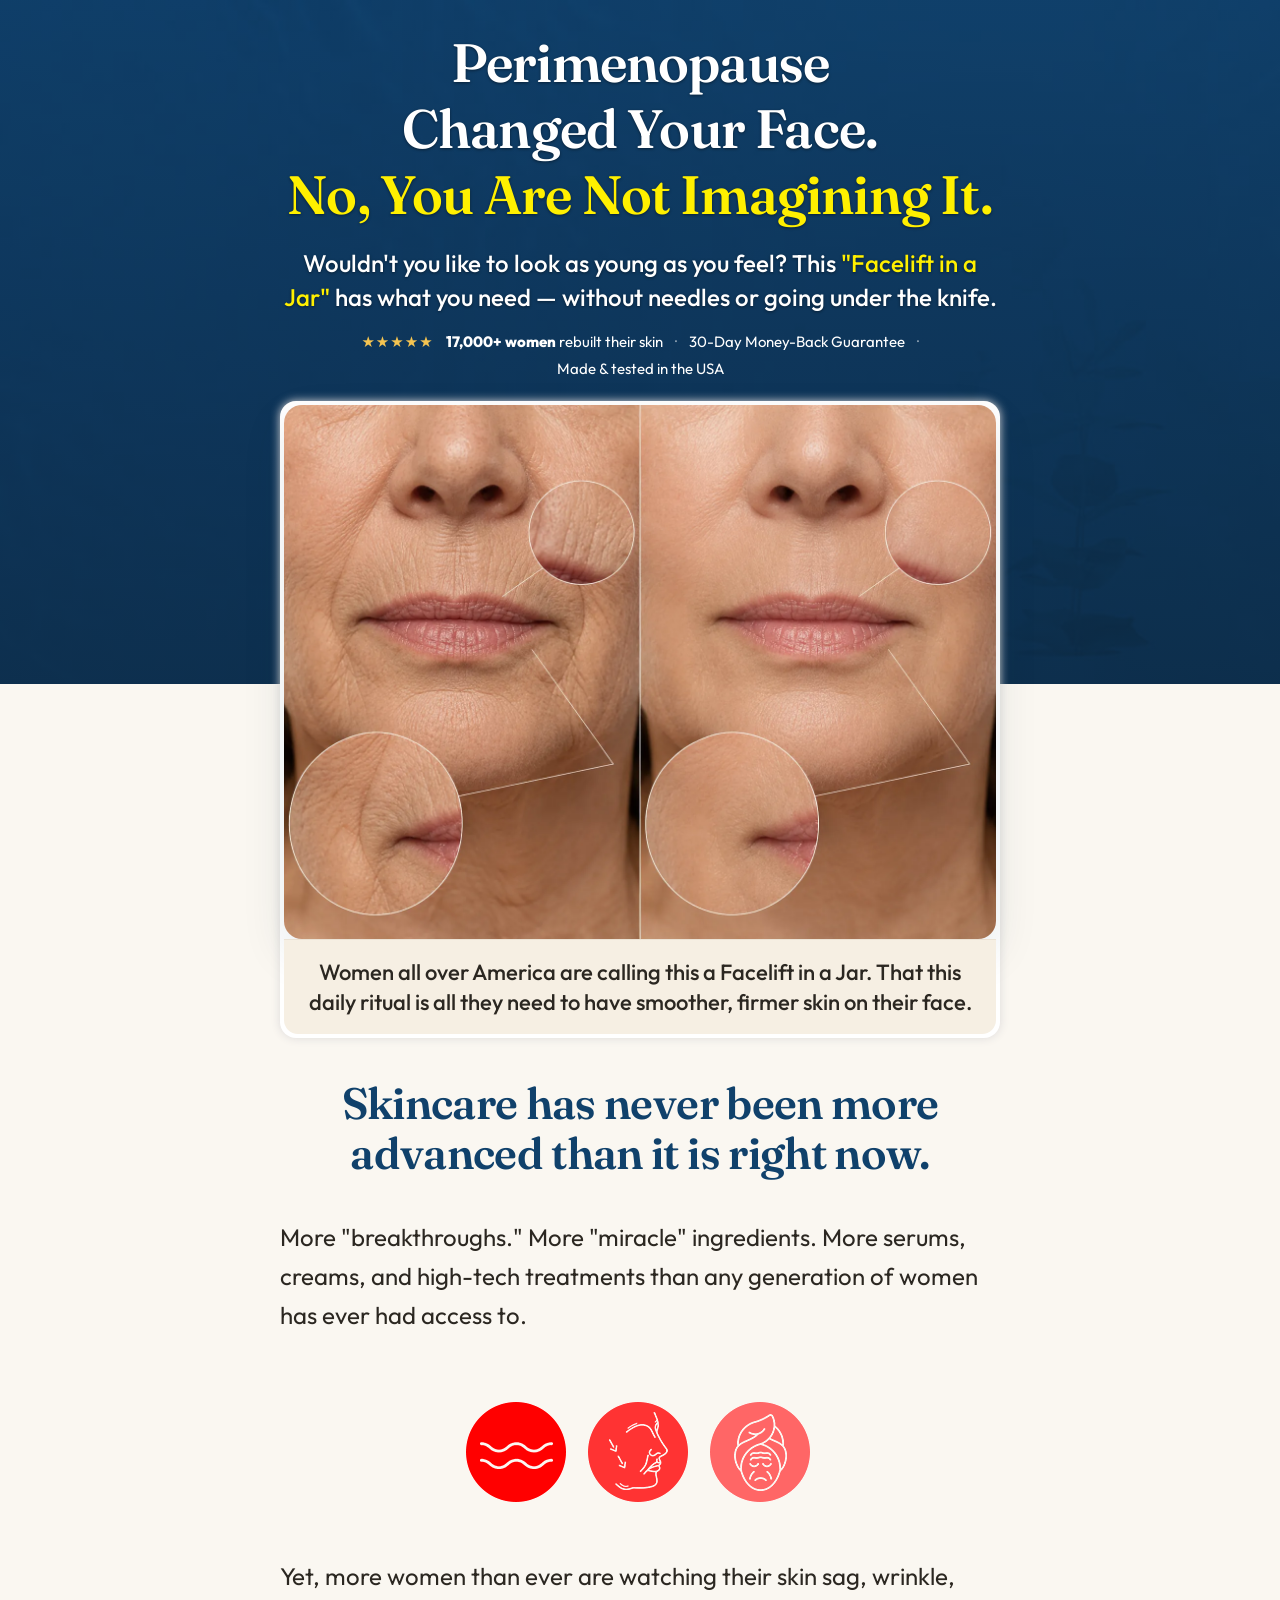
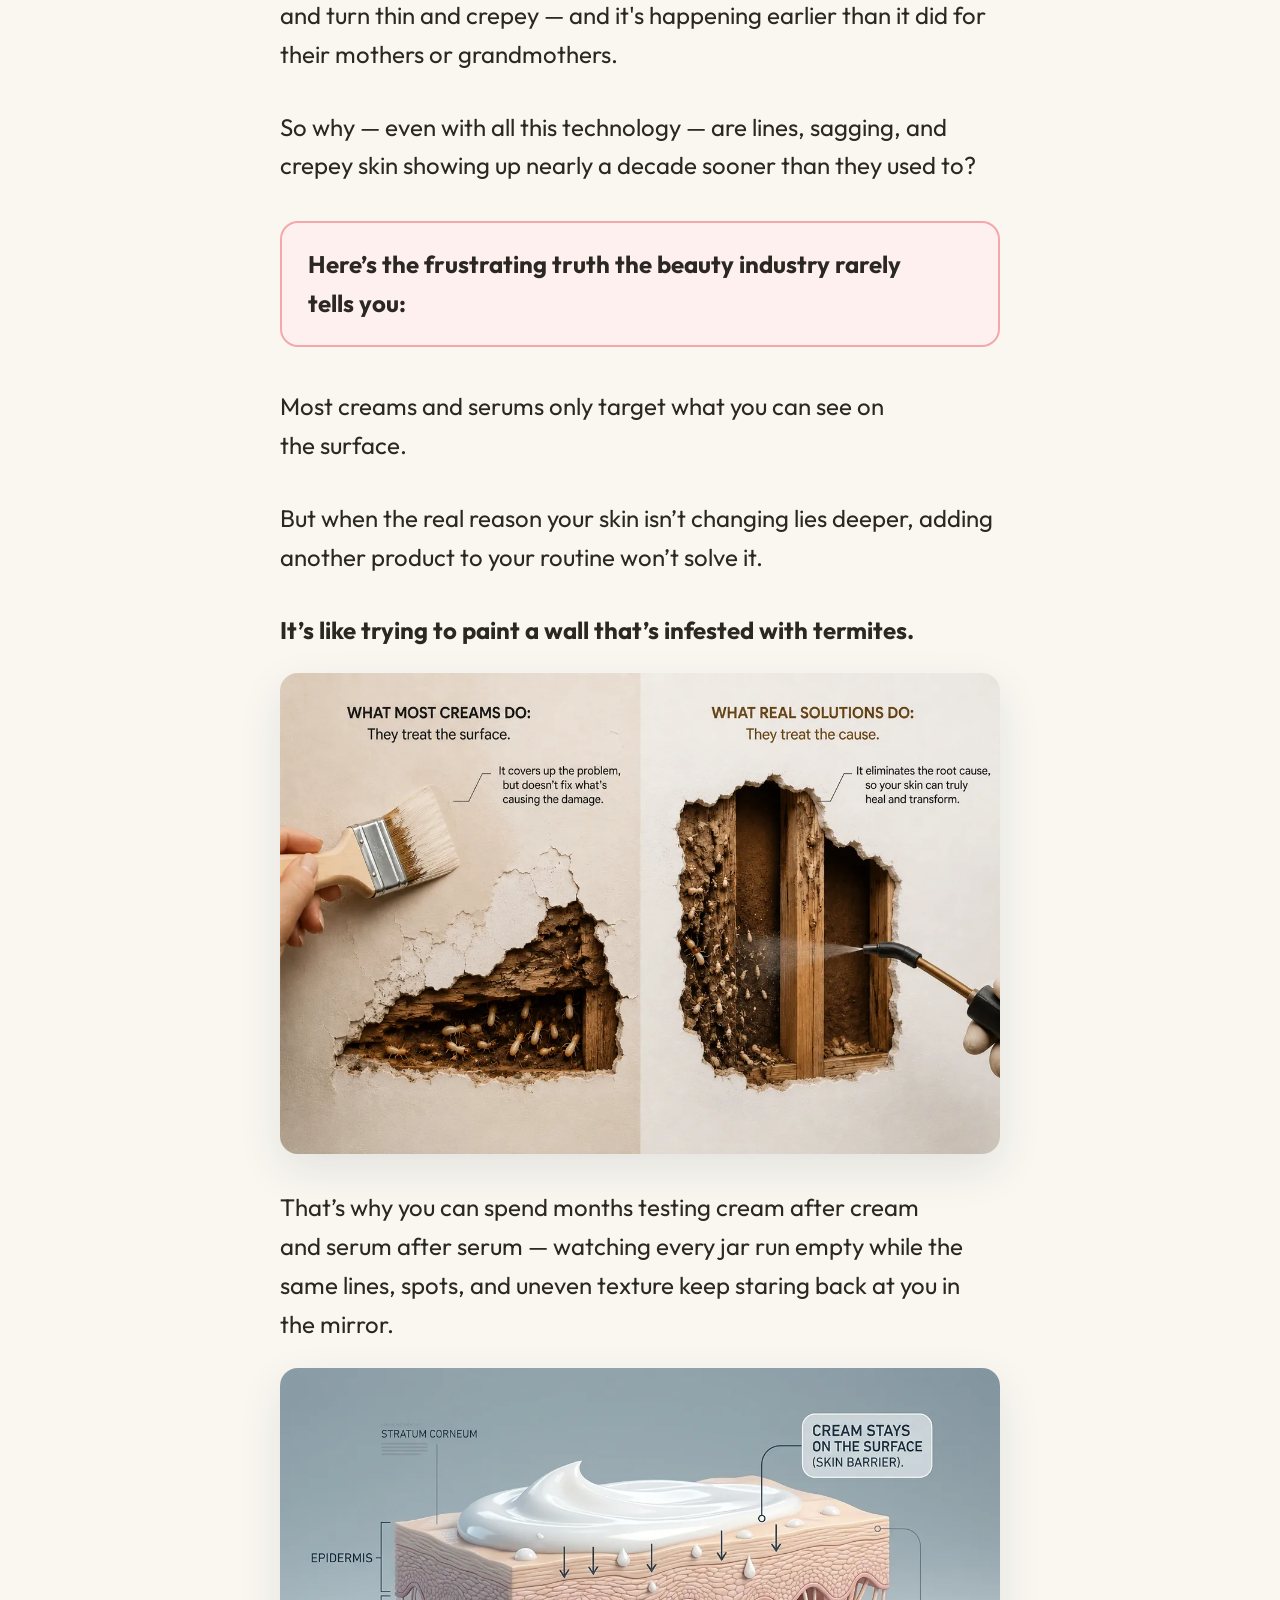
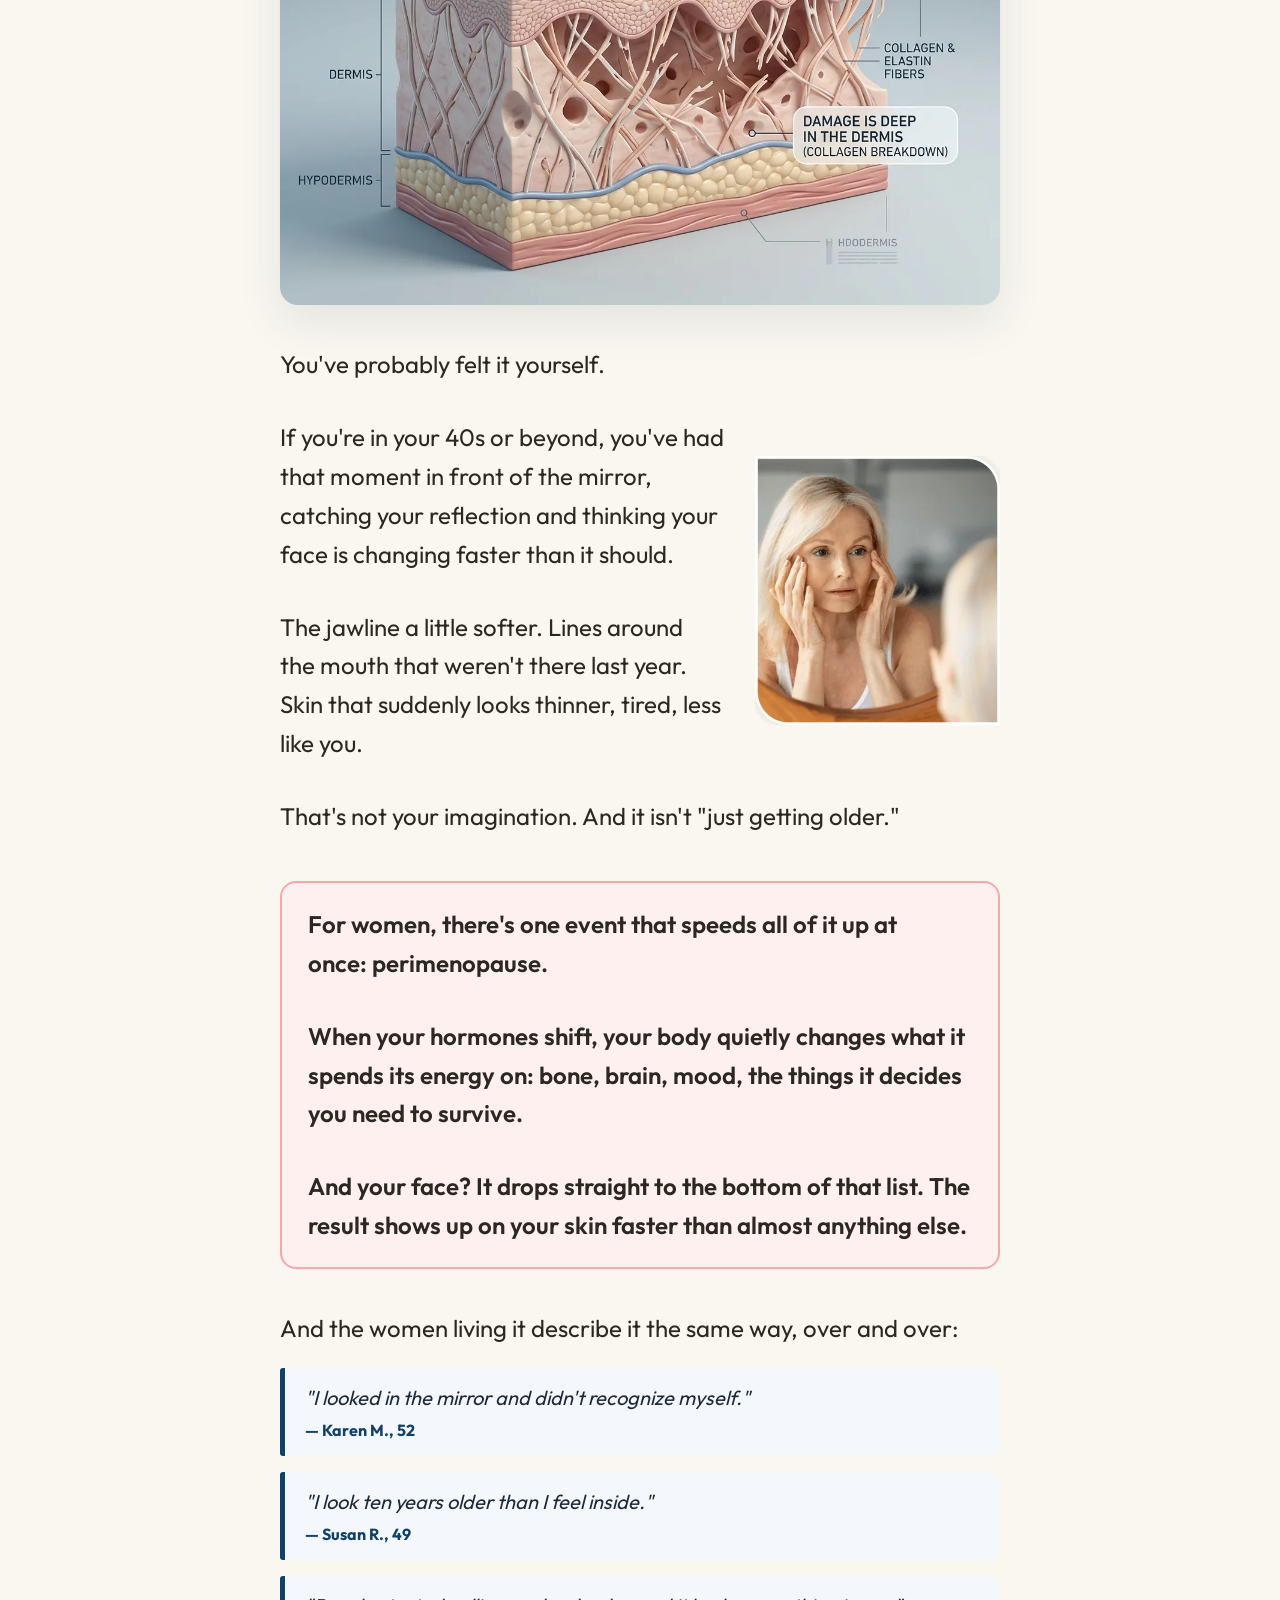
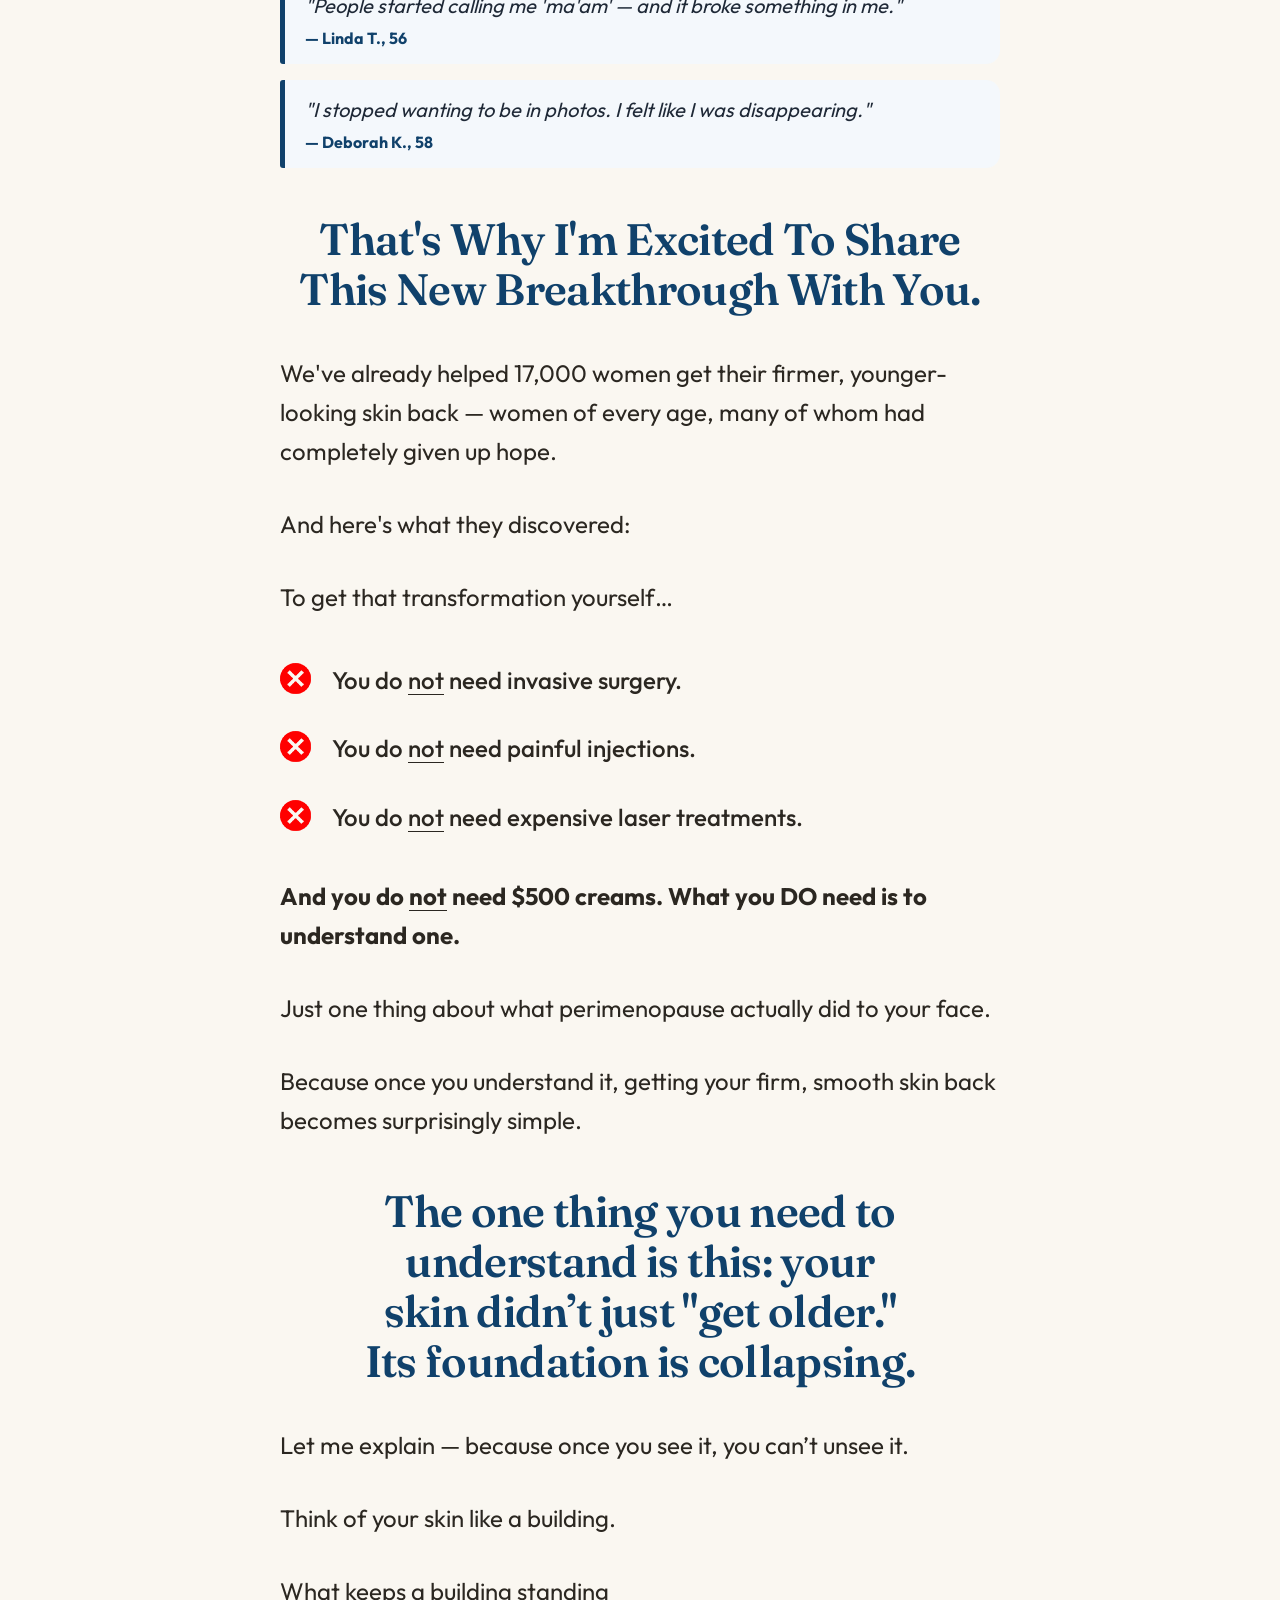
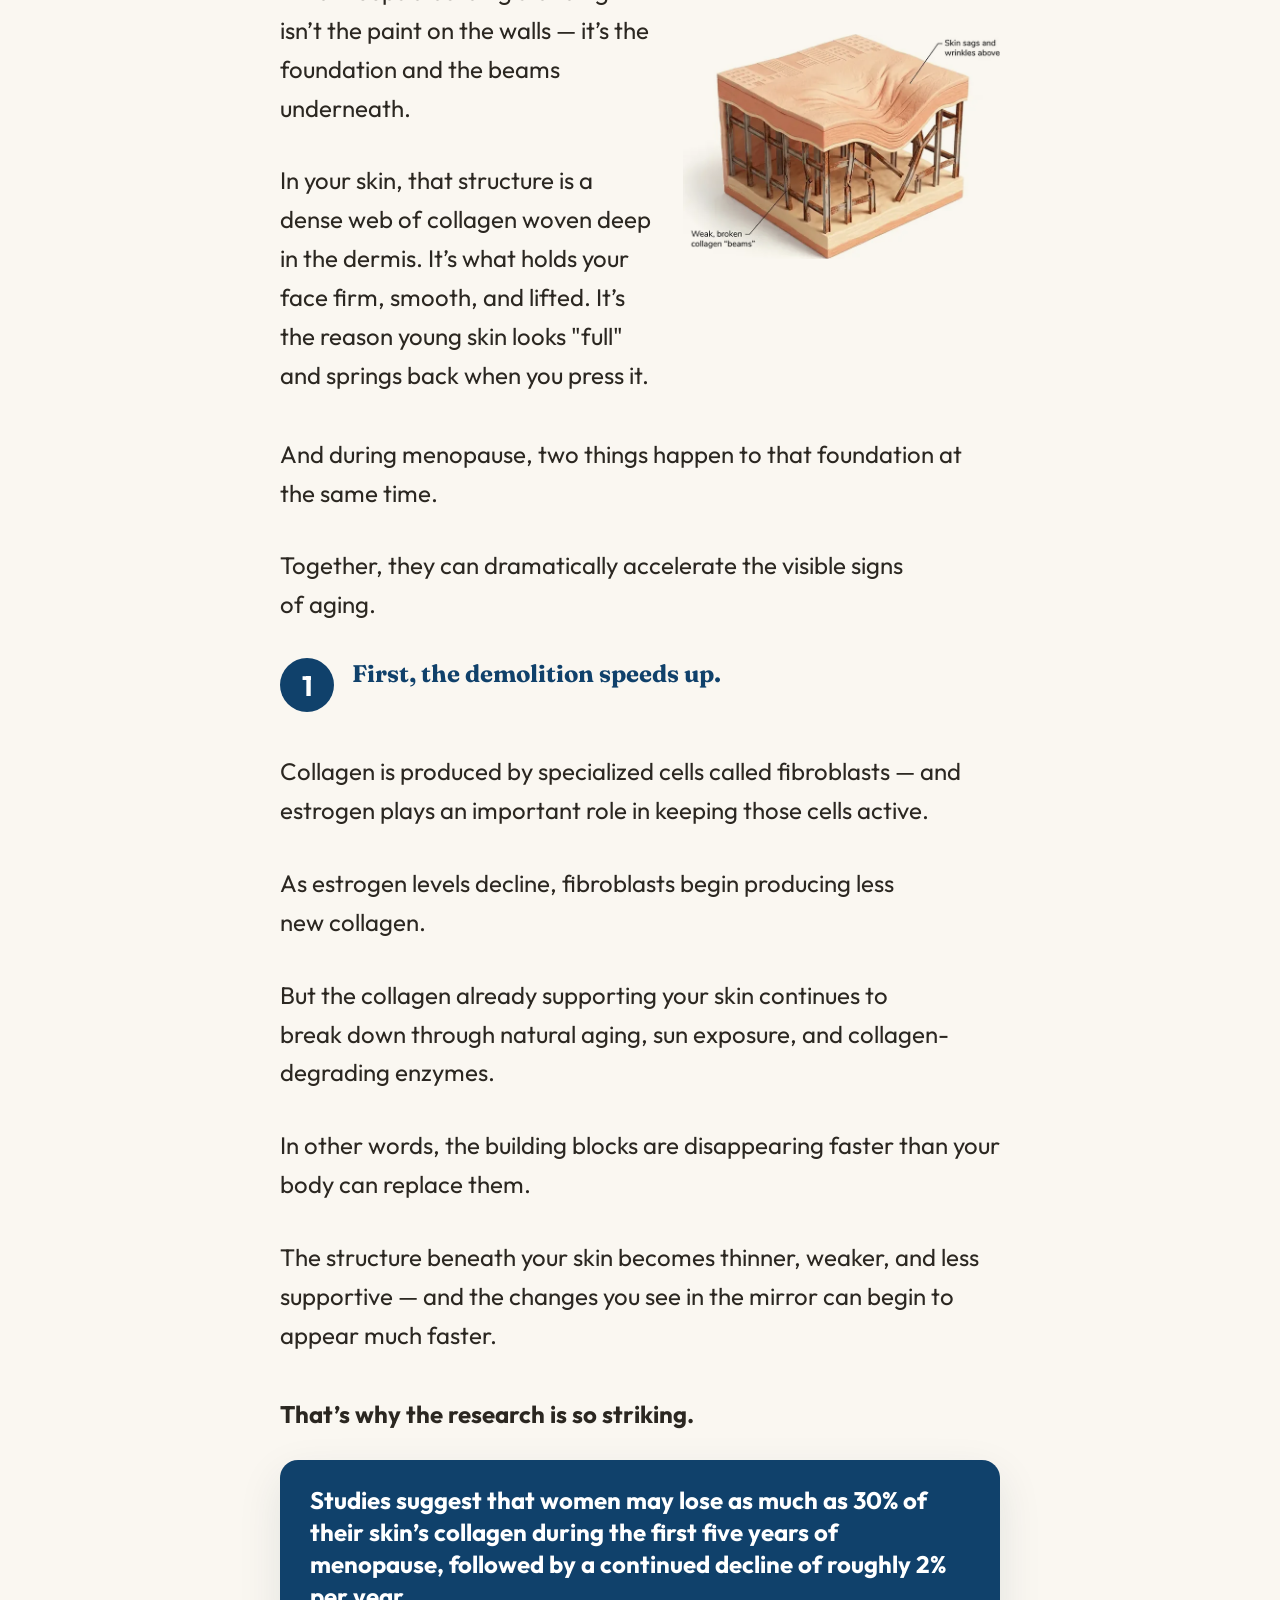
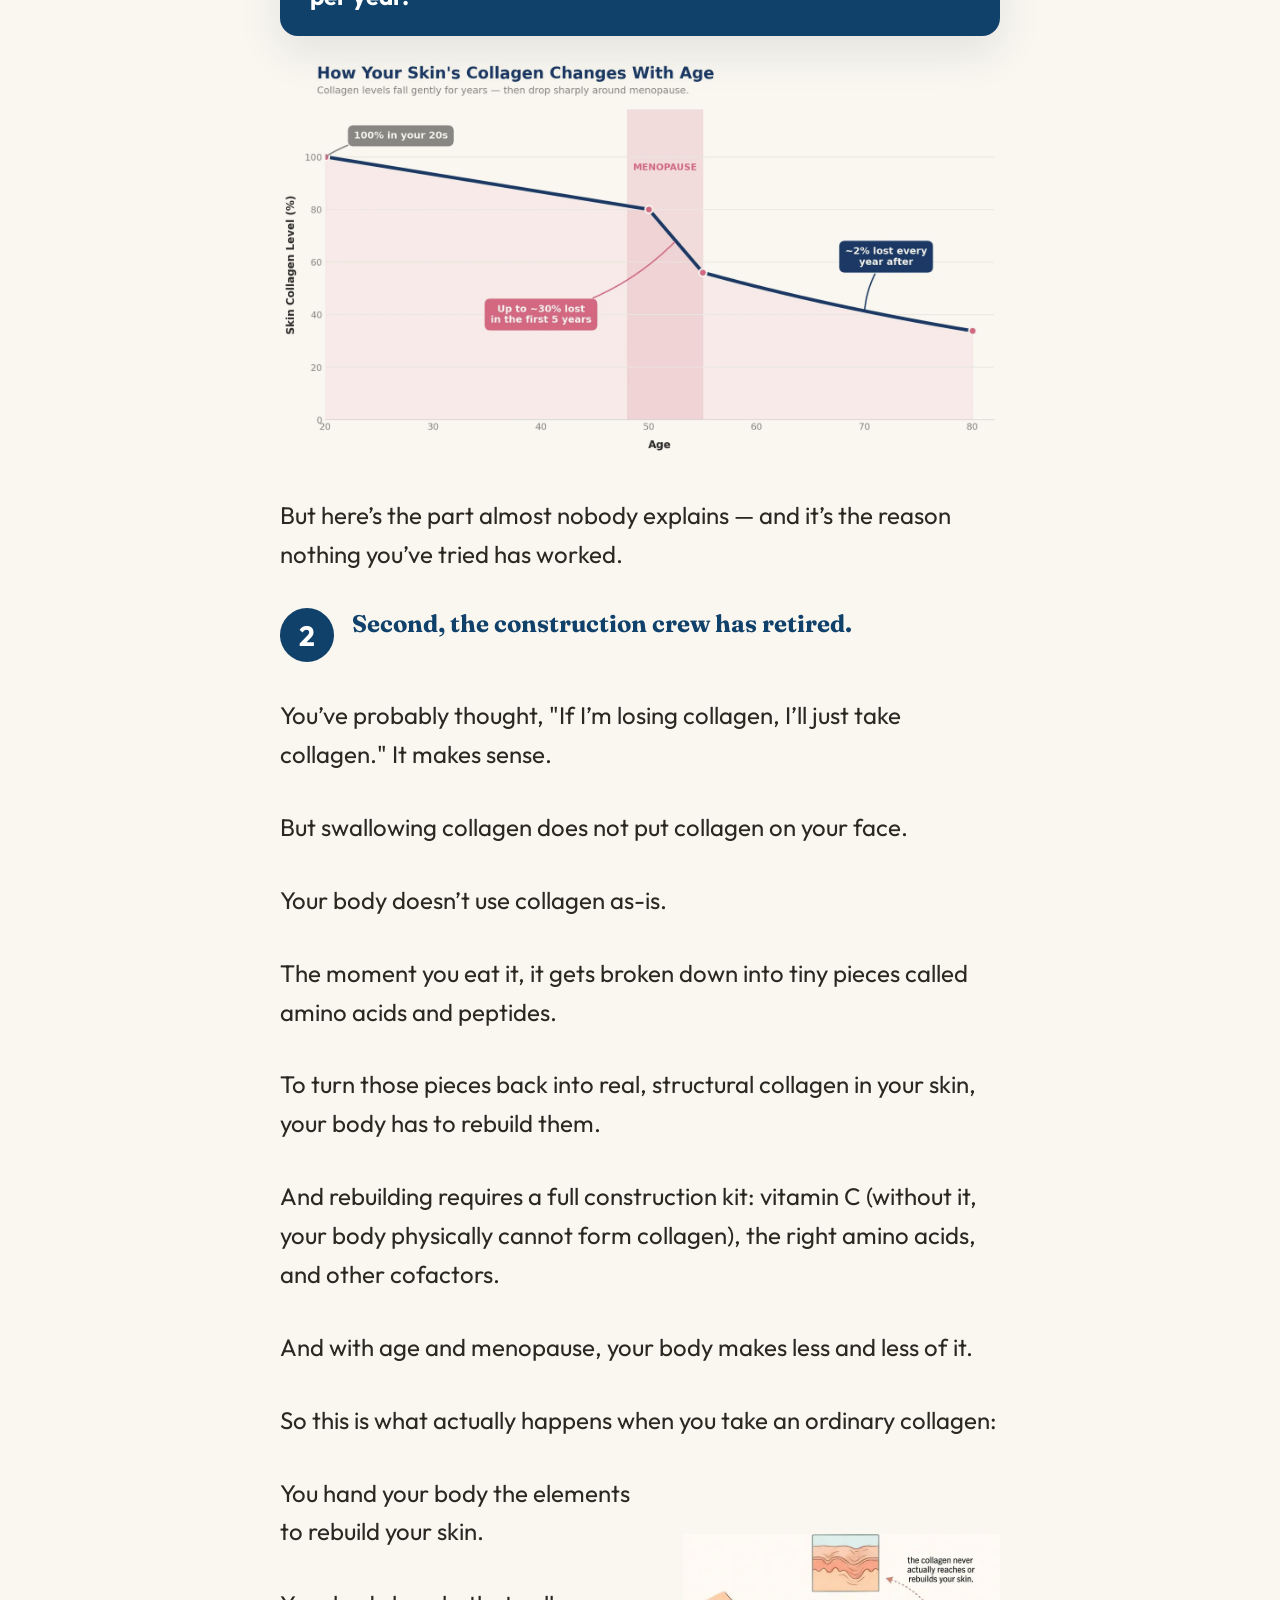
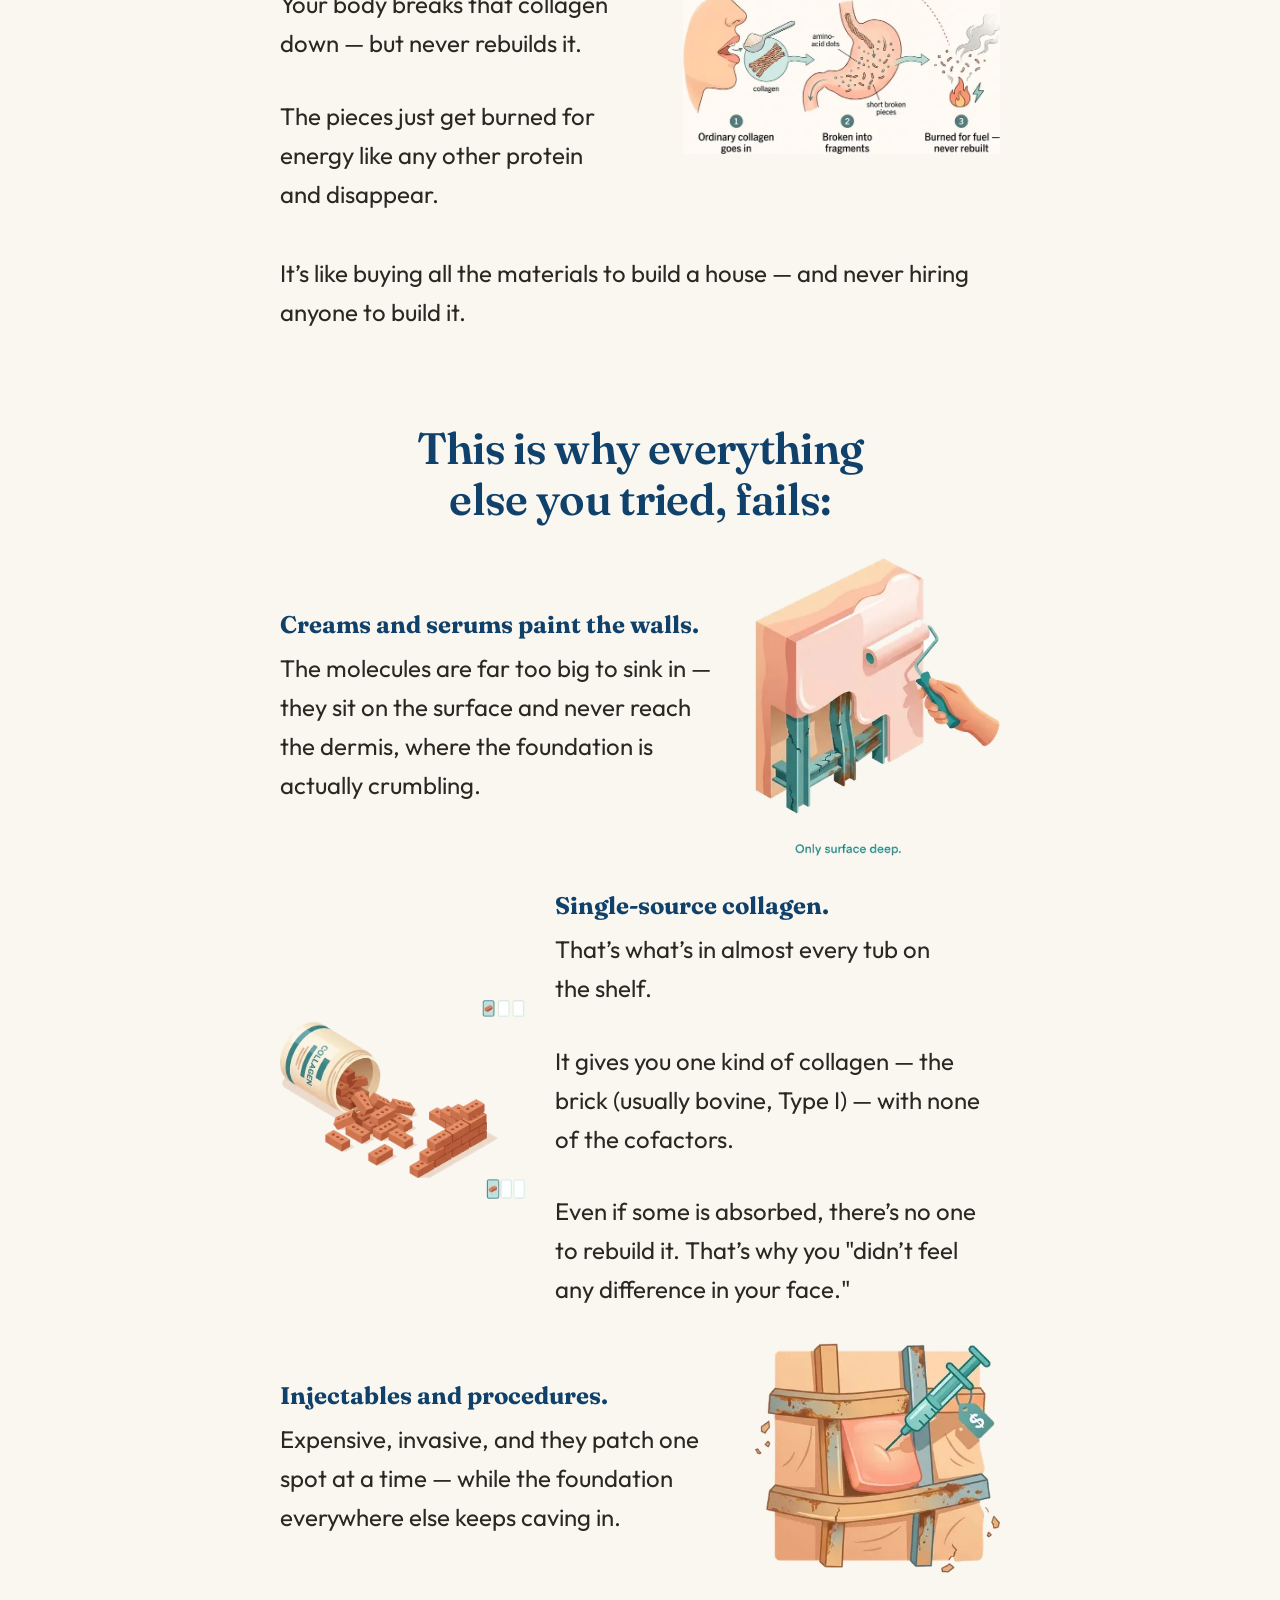
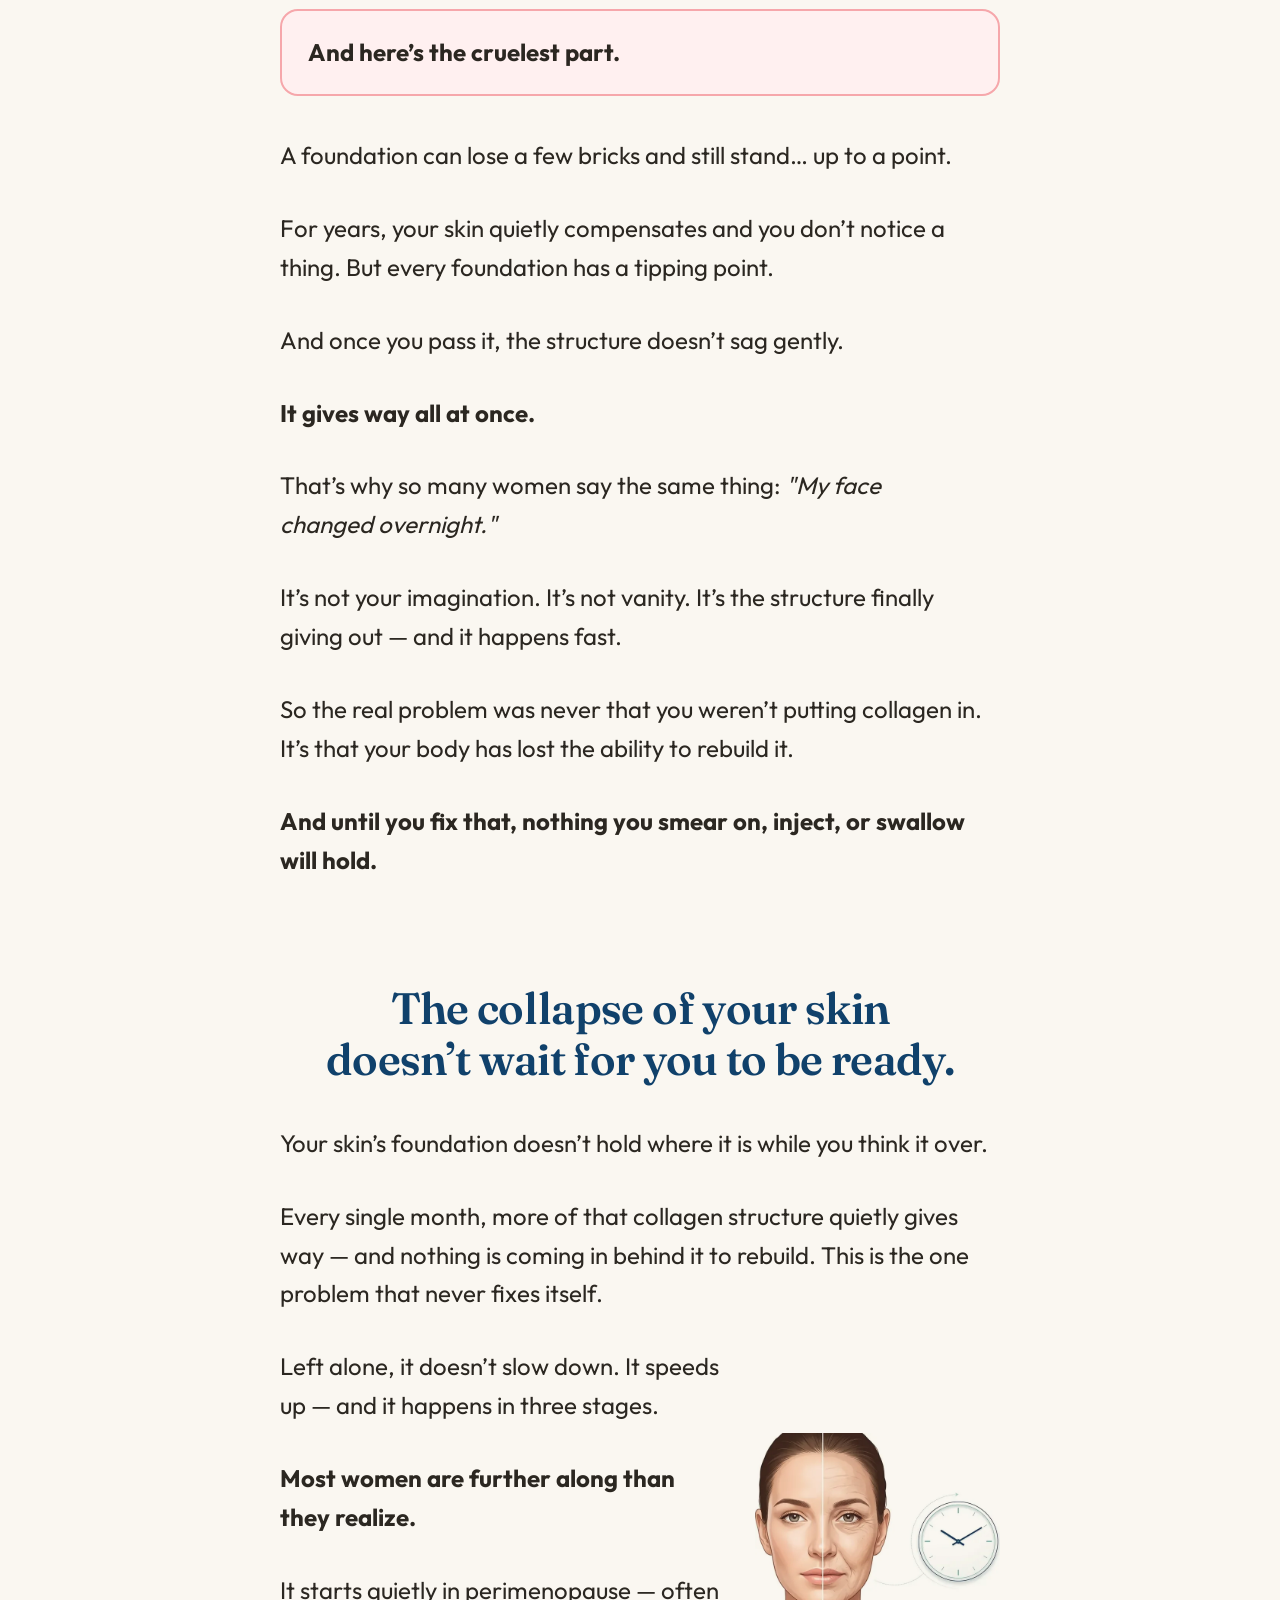
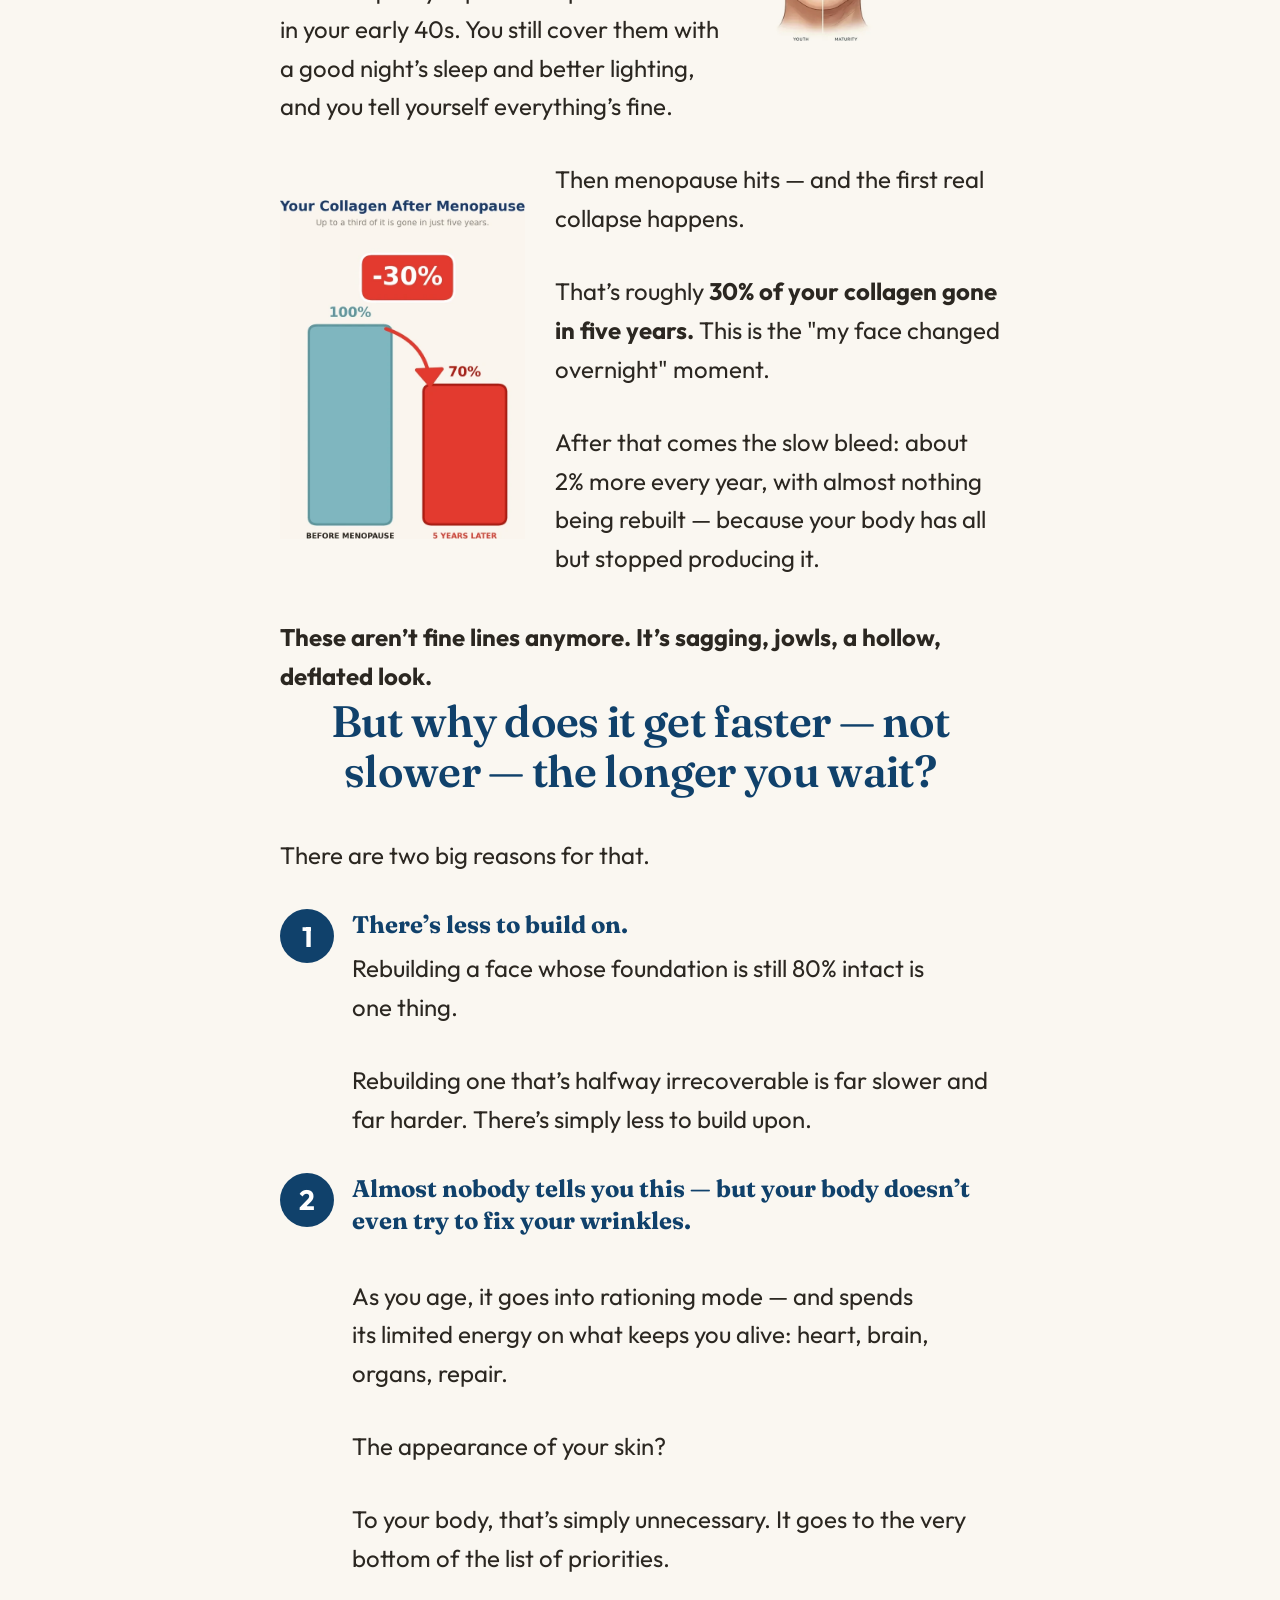
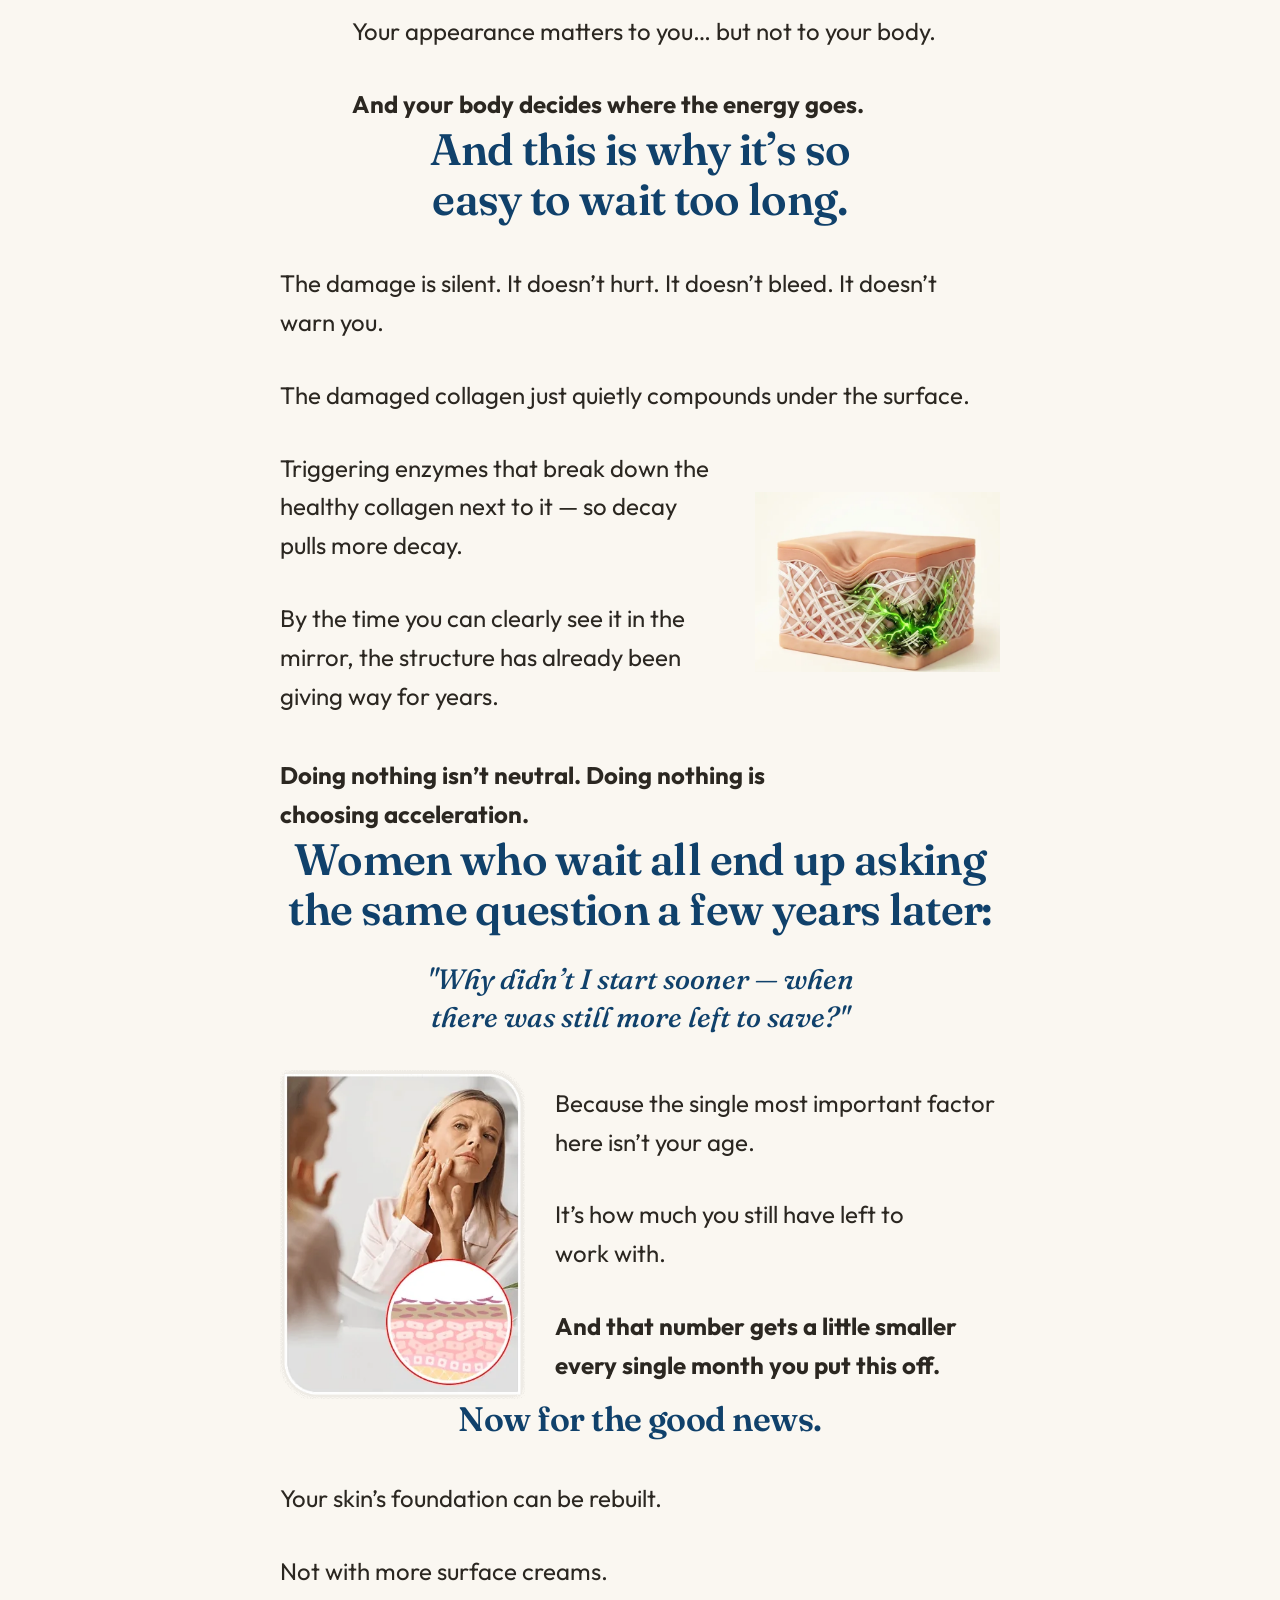
<file: adv/index.html>
<!DOCTYPE html>
<html lang="en">
<head>
  <meta charset="utf-8">
  <meta name="viewport" content="width=device-width, initial-scale=1">
  <title>Renuvia — Collagen Peptides Advertorial</title>
  <meta name="description"
    content="Perimenopause changes your skin's collagen foundation. Renuvia is a one-scoop daily collagen peptide blend with all 3 collagen types plus the cofactors your body needs to rebuild it.">
  <meta name="robots" content="noindex">
  <link rel="icon" href="assets/images/favicon.png" type="image/png">
  <link rel="apple-touch-icon" href="assets/images/favicon.png">
  <link rel="preconnect" href="https://fonts.googleapis.com">
  <link rel="preconnect" href="https://fonts.gstatic.com" crossorigin="">
  <link rel="preload" as="image" href="assets/images/banner.jpg" fetchpriority="high">
  <link id="kg-fonts" rel="stylesheet"
    href="https://fonts.googleapis.com/css2?family=Fraunces:opsz,wght@9..144,400;9..144,500;9..144,600;9..144,700&amp;family=Outfit:wght@400;500;600;700;800&amp;family=IBM+Plex+Mono:wght@400;500;600;700&amp;display=swap">
  <link rel="stylesheet" href="assets/css/base.css">
  <link rel="stylesheet" href="assets/css/layout.css">
  <link rel="stylesheet" href="assets/css/components.css">
  <link rel="stylesheet" href="assets/css/offer.css">
  <script>document.documentElement.classList.add('js')</script>
  <script
  src="https://cdn.utmify.com.br/scripts/utms/latest.js"
  data-utmify-prevent-xcod-sck
  data-utmify-prevent-subids
  data-utmify-ignore-iframe
  data-utmify-is-cartpanda
  async
  defer
></script>
</head>
<body>
  <div id="read-progress"></div>
  <div class="ovrfl">
    <main class="page-main">
      <div class="banner flt">
        <div class="container bdinpad">
          <h1 class="bnrhding">Perimenopause Changed Your Face.<br> <span>No, You Are Not Imagining It.</span>
          </h1>
          <p class="bnrsub">Wouldn't you like to look as young as you feel? This <span>"Facelift in a
              Jar"</span> has what you need — without needles or going under the knife.</p>
          <div class="hero-trust"><span class="ht-stars">★★★★★</span> <span><strong>17,000+ women</strong>
              rebuilt their skin</span> <span class="ht-dot">·</span> <span>30-Day Money-Back Guarantee</span>
            <span class="ht-dot">·</span> <span>Made &amp; tested in the USA</span></div>
        </div>
      </div>
      <div class="sec1 flt">
        <div class="container bdinpad">
          <div class="s1bx">
            <img src="assets/images/hero.webp" loading="eager" fetchpriority="high"
              alt="Close-up comparison of a woman’s lower face: deep lines and crepey texture on the left, smoother and firmer skin on the right"
              decoding="async" width="1448" height="1086" class="s1bximg">
            <div class="s1bxbtm">
              <p>Women all over America are calling this a Facelift in a Jar. That this daily ritual is all
                they need to have smoother, firmer skin on their face.</p>
            </div>
          </div>
          <h2 class="bdhding1 mar2">Skincare has never been more advanced than it is right now.</h2>
          <p class="bdfont mar2">More "breakthroughs." More "miracle" ingredients. More serums, creams, and
            high-tech treatments than any generation of women has ever had access to.</p>
          <div class="float-image">
            <img src="assets/images/vermelho.png"
              alt="Icons representing wrinkles, facial lines and sagging skin" loading="lazy" decoding="async"
              width="428" height="164" class="float-image__img img-cutout">
            <p class="bdfont mar1">Yet, more women than ever are watching their skin sag, wrinkle, and turn
              thin and crepey — and it's happening earlier than it did for their mothers or grandmothers.</p>
          </div>
          <p class="bdfont mar1">So why — even with all this technology — are lines, sagging, and crepey skin
            showing up nearly a decade sooner than they used to?</p>
          <div class="redbox">
            <p class="bdfont bold">Here’s the frustrating truth the beauty industry rarely tells you:</p>
          </div>
          <p class="bdfont mar2">Most creams and serums only target what you can see on the surface.</p>
          <p class="bdfont mar1">But when the real reason your skin isn’t changing lies deeper, adding another
            product to your routine won’t solve it.</p>
          <p class="bdfont mar1 bold">It’s like trying to paint a wall that’s infested with termites.</p>
          <img width="1200" height="801" src="assets/images/termites.webp"
            alt="Like painting a wall that is infested with termites" loading="lazy" decoding="async"
            class="center-img fx-reveal">
          <p class="bdfont mar1">That’s why you can spend months testing cream after cream and serum after
            serum — watching every jar run empty while the same lines, spots, and uneven texture keep staring
            back at you in the mirror.</p>
          <img width="1200" height="896" src="assets/images/derme.webp"
            alt="Cross-section of skin: cream sits on the surface while damage is deep in the dermis"
            loading="lazy" decoding="async" class="cr-progerin-diagram fx-reveal">
          <p class="bdfont mar2">You've probably felt it yourself.</p>
          <div class="two-col-media fx-reveal">
            <div class="two-col-media__text">
              <p class="bdfont">If you're in your 40s or beyond, you've had that moment in front of the
                mirror, catching your reflection and thinking your face is changing faster than it should.</p>
              <p class="bdfont mar1">The jawline a little softer. Lines around the mouth that weren't there
                last year. Skin that suddenly looks thinner, tired, less like you.</p>
            </div>
            <div class="two-col-media__img">
              <img src="assets/images/mulher.webp"
                alt="A woman in her fifties studying her reflection in a mirror, hands on her cheeks"
                loading="lazy" decoding="async" width="367" height="403" class="img-cutout">
            </div>
          </div>
          <p class="bdfont mar1">That's not your imagination. And it isn't "just getting older."</p>
        </div>
      </div>
      <div class="sec2 flt">
        <div class="container bdinpad">
          <div class="s2bx">
            <p class="bdfont">For women, there's one event that speeds all of it up at once: perimenopause.
            </p>
            <p class="bdfont mar1">When your hormones shift, your body quietly changes what it spends its
              energy on: bone, brain, mood, the things it decides you need to survive.</p>
            <p class="bdfont mar1">And your face? It drops straight to the bottom of that list. The result
              shows up on your skin faster than almost anything else.</p>
          </div>
          <p class="bdfont mar2">And the women living it describe it the same way, over and over:</p>
          <div class="quote-list">
            <div class="quote-item fx-reveal">
              <p class="quote-q">"I looked in the mirror and didn't recognize myself."</p>
              <p class="quote-a">— Karen M., 52</p>
            </div>
            <div class="quote-item fx-reveal">
              <p class="quote-q">"I look ten years older than I feel inside."</p>
              <p class="quote-a">— Susan R., 49</p>
            </div>
            <div class="quote-item fx-reveal">
              <p class="quote-q">"People started calling me 'ma'am' — and it broke something in me."</p>
              <p class="quote-a">— Linda T., 56</p>
            </div>
            <div class="quote-item fx-reveal">
              <p class="quote-q">"I stopped wanting to be in photos. I felt like I was disappearing."</p>
              <p class="quote-a">— Deborah K., 58</p>
            </div>
          </div>
          <h2 class="bdhding1 mar3">That's Why I'm Excited To Share This New Breakthrough With You.</h2>
          <p class="bdfont mar2">We've already helped 17,000 women get their firmer, younger-looking skin back
            — women of every age, many of whom had completely given up hope.</p>
          <p class="bdfont mar1">And here's what they discovered:</p>
          <p class="bdfont mar1">To get that transformation yourself…</p>
          <ul class="s2bx3list bdfont">
            <li>You do <u>not</u> need invasive surgery.</li>
            <li>You do <u>not</u> need painful injections.</li>
            <li>You do <u>not</u> need expensive laser treatments.</li>
          </ul>
          <p class="bdfont mar2 bold">And you do <u>not</u> need $500 creams. What you DO need is to
            understand one.</p>
          <p class="bdfont mar1">Just one thing about what perimenopause actually did to your face.</p>
          <p class="bdfont mar1">Because once you understand it, getting your firm, smooth skin back becomes
            surprisingly simple.</p>
          <h2 class="bdhding1 mar3">The one thing you need to understand is this: your skin didn’t just "get
            older." Its foundation is collapsing.</h2>
          <p class="bdfont mar2">Let me explain — because once you see it, you can’t unsee it.</p>
          <div class="two-col-media fx-reveal">
            <div class="two-col-media__text">
              <p class="bdfont">Think of your skin like a building.</p>
              <p class="bdfont mar1">What keeps a building standing isn’t the paint on the walls — it’s the
                foundation and the beams underneath.</p>
              <p class="bdfont mar1">In your skin, that structure is a dense web of collagen woven deep in the
                dermis. It’s what holds your face firm, smooth, and lifted. It’s the reason young skin looks
                "full" and springs back when you press it.</p>
            </div>
            <div class="two-col-media__img two-col-media__img--wide">
              <img width="659" height="468" src="assets/images/collagenbarrier.webp"
                alt="Collagen structure deep in the dermis" loading="lazy" decoding="async"
                class="img-diagram">
            </div>
          </div>
          <p class="bdfont mar2">And during menopause, two things happen to that foundation at the same time.
          </p>
          <p class="bdfont mar1">Together, they can dramatically accelerate the visible signs of aging.</p>
          <div class="reason fx-reveal">
            <div class="reason-num">1</div>
            <div class="reason-body">
              <p class="fail-label">First, the demolition speeds up.</p>
            </div>
          </div>
          <p class="bdfont mar2">Collagen is produced by specialized cells called fibroblasts — and estrogen
            plays an important role in keeping those cells active.</p>
          <p class="bdfont mar1">As estrogen levels decline, fibroblasts begin producing less new collagen.
          </p>
          <p class="bdfont mar1">But the collagen already supporting your skin continues to break down through
            natural aging, sun exposure, and collagen-degrading enzymes.</p>
          <p class="bdfont mar1">In other words, the building blocks are disappearing faster than your body
            can replace them.</p>
          <p class="bdfont mar1">The structure beneath your skin becomes thinner, weaker, and less supportive
            — and the changes you see in the mirror can begin to appear much faster.</p>
          <p class="bdfont mar2 bold">That’s why the research is so striking.</p>
          <div class="bluebox fx-reveal">
            <p>Studies suggest that women may lose as much as <strong>30% of their skin’s collagen during the
                first five years of menopause</strong>, followed by a continued decline of roughly 2% per
              year.</p>
          </div>
          <img width="1640" height="904" src="assets/images/grafico.webp"
            alt="Collagen loss around menopause over time" loading="lazy" decoding="async"
            class="cr-progerin-diagram fx-reveal img-diagram">
          <p class="bdfont mar2">But here’s the part almost nobody explains — and it’s the reason nothing
            you’ve tried has worked.</p>
          <div class="reason fx-reveal">
            <div class="reason-num">2</div>
            <div class="reason-body">
              <p class="fail-label">Second, the construction crew has retired.</p>
            </div>
          </div>
          <p class="bdfont mar1">You’ve probably thought, "If I’m losing collagen, I’ll just take collagen."
            It makes sense.</p>
          <p class="bdfont mar1">But swallowing collagen does not put collagen on your face.</p>
          <p class="bdfont mar1">Your body doesn’t use collagen as-is.</p>
          <p class="bdfont mar1">The moment you eat it, it gets broken down into tiny pieces called amino
            acids and peptides.</p>
          <p class="bdfont mar1">To turn those pieces back into real, structural collagen in your skin, your
            body has to rebuild them.</p>
          <p class="bdfont mar1">And rebuilding requires a full construction kit: vitamin C (without it, your
            body physically cannot form collagen), the right amino acids, and other cofactors.</p>
          <p class="bdfont mar1">And with age and menopause, your body makes less and less of it.</p>
          <p class="bdfont mar1">So this is what actually happens when you take an ordinary collagen:</p>
          <div class="two-col-media fx-reveal">
            <div class="two-col-media__text">
              <p class="bdfont">You hand your body the elements to rebuild your skin.</p>
              <p class="bdfont mar1">Your body breaks that collagen down — but never rebuilds it.</p>
              <p class="bdfont mar1">The pieces just get burned for energy like any other protein and
                disappear.</p>
            </div>
            <div class="two-col-media__img two-col-media__img--wide">
              <img width="704" height="489" src="assets/images/demonstracao.webp"
                alt="Collagen broken down and burned for energy" loading="lazy" decoding="async"
                class="img-cutout">
            </div>
          </div>
          <p class="bdfont mar2">It’s like buying all the materials to build a house — and never hiring anyone
            to build it.</p>
        </div>
      </div>
      <div class="sec3 flt">
        <div class="container bdinpad">
          <h2 class="bdhding1">This is why everything else you tried, fails:</h2>
          <div class="two-col-media fx-reveal">
            <div class="two-col-media__text">
              <p class="fail-label">Creams and serums paint the walls.</p>
              <p class="bdfont">The molecules are far too big to sink in — they sit on the surface and never
                reach the dermis, where the foundation is actually crumbling.</p>
            </div>
            <div class="two-col-media__img">
              <img width="389" height="474" src="assets/images/1.webp"
                alt="Creams sit on the surface of the skin" loading="lazy" decoding="async"
                class="img-cutout">
            </div>
          </div>
          <div class="two-col-media two-col-media--rev fx-reveal">
            <div class="two-col-media__text">
              <p class="fail-label">Single-source collagen.</p>
              <p class="bdfont">That’s what’s in almost every tub on the shelf.</p>
              <p class="bdfont mar1">It gives you one kind of collagen — the brick (usually bovine, Type I) —
                with none of the cofactors.</p>
              <p class="bdfont mar1">Even if some is absorbed, there’s no one to rebuild it. That’s why you
                "didn’t feel any difference in your face."</p>
            </div>
            <div class="two-col-media__img">
              <img width="632" height="513" src="assets/images/2.webp" alt="Single-source collagen powder"
                loading="lazy" decoding="async" class="img-cutout">
            </div>
          </div>
          <div class="two-col-media fx-reveal">
            <div class="two-col-media__text">
              <p class="fail-label">Injectables and procedures.</p>
              <p class="bdfont">Expensive, invasive, and they patch one spot at a time — while the foundation
                everywhere else keeps caving in.</p>
            </div>
            <div class="two-col-media__img">
              <img width="385" height="362" src="assets/images/3.webp" alt="Injectable cosmetic procedure"
                loading="lazy" decoding="async" class="img-cutout">
            </div>
          </div>
          <div class="redbox">
            <p class="bdfont bold">And here’s the cruelest part.</p>
          </div>
          <p class="bdfont mar2">A foundation can lose a few bricks and still stand… up to a point.</p>
          <p class="bdfont mar1">For years, your skin quietly compensates and you don’t notice a thing. But
            every foundation has a tipping point.</p>
          <p class="bdfont mar1">And once you pass it, the structure doesn’t sag gently.</p>
          <p class="bdfont mar1 bold">It gives way all at once.</p>
          <p class="bdfont mar1">That’s why so many women say the same thing: <i>"My face changed
              overnight."</i></p>
          <p class="bdfont mar1">It’s not your imagination. It’s not vanity. It’s the structure finally giving
            out — and it happens fast.</p>
          <p class="bdfont mar1">So the real problem was never that you weren’t putting collagen in. It’s that
            your body has lost the ability to rebuild it.</p>
          <p class="bdfont mar1 bold">And until you fix that, nothing you smear on, inject, or swallow will
            hold.</p>
        </div>
      </div>
      <div class="sec4 flt">
        <div class="container bdinpad">
          <h2 class="bdhding1">The collapse of your skin doesn’t wait for you to be ready.</h2>
          <p class="bdfont mar2">Your skin’s foundation doesn’t hold where it is while you think it over.</p>
          <p class="bdfont mar1">Every single month, more of that collagen structure quietly gives way — and
            nothing is coming in behind it to rebuild. This is the one problem that never fixes itself.</p>
          <div class="two-col-media fx-reveal">
            <div class="two-col-media__text">
              <p class="bdfont">Left alone, it doesn’t slow down. It speeds up — and it happens in three
                stages.</p>
              <p class="bdfont mar1 bold">Most women are further along than they realize.</p>
              <p class="bdfont mar1">It starts quietly in perimenopause — often in your early 40s. You still
                cover them with a good night’s sleep and better lighting, and you tell yourself everything’s
                fine.</p>
            </div>
            <div class="two-col-media__img">
              <img width="644" height="546" src="assets/images/timeline.webp"
                alt="The three stages of collagen collapse" loading="lazy" decoding="async"
                class="img-diagram">
            </div>
          </div>
          <div class="two-col-media two-col-media--rev fx-reveal">
            <div class="two-col-media__text">
              <p class="bdfont">Then menopause hits — and the first real collapse happens.</p>
              <p class="bdfont mar1">That’s roughly <strong>30% of your collagen gone in five years.</strong>
                This is the "my face changed overnight" moment.</p>
              <p class="bdfont mar1">After that comes the slow bleed: about 2% more every year, with almost
                nothing being rebuilt — because your body has all but stopped producing it.</p>
            </div>
            <div class="two-col-media__img">
              <img width="602" height="834" src="assets/images/collagen-drop-bars.webp"
                alt="Collagen dropping sharply at menopause" loading="lazy" decoding="async"
                class="img-cutout">
            </div>
          </div>
          <p class="bdfont mar2 bold">These aren’t fine lines anymore. It’s sagging, jowls, a hollow, deflated
            look.</p>
          <h2 class="bdhding1">But why does it get faster — not slower — the longer you wait?</h2>
          <p class="bdfont mar2">There are two big reasons for that.</p>
          <div class="reason fx-reveal">
            <div class="reason-num">1</div>
            <div class="reason-body">
              <p class="fail-label">There’s less to build on.</p>
              <p class="bdfont">Rebuilding a face whose foundation is still 80% intact is one thing.</p>
              <p class="bdfont mar1">Rebuilding one that’s halfway irrecoverable is far slower and far harder.
                There’s simply less to build upon.</p>
            </div>
          </div>
          <div class="reason fx-reveal">
            <div class="reason-num">2</div>
            <div class="reason-body">
              <p class="fail-label">Almost nobody tells you this — but your body doesn’t even try to fix your
                wrinkles.</p>
              <p class="bdfont mar2">As you age, it goes into rationing mode — and spends its limited energy
                on what keeps you alive: heart, brain, organs, repair.</p>
              <p class="bdfont mar1">The appearance of your skin?</p>
              <p class="bdfont mar1">To your body, that’s simply unnecessary. It goes to the very bottom of
                the list of priorities.</p>
              <p class="bdfont mar1">Your appearance matters to you… but not to your body.</p>
              <p class="bdfont mar1 bold">And your body decides where the energy goes.</p>
            </div>
          </div>
          <h2 class="bdhding1">And this is why it’s so easy to wait too long.</h2>
          <p class="bdfont mar2">The damage is silent. It doesn’t hurt. It doesn’t bleed. It doesn’t warn you.
          </p>
          <p class="bdfont mar1">The damaged collagen just quietly compounds under the surface.</p>
          <div class="two-col-media fx-reveal">
            <div class="two-col-media__text">
              <p class="bdfont">Triggering enzymes that break down the healthy collagen next to it — so decay
                pulls more decay.</p>
              <p class="bdfont mar1">By the time you can clearly see it in the mirror, the structure has
                already been giving way for years.</p>
            </div>
            <div class="two-col-media__img">
              <img width="676" height="498" src="assets/images/skin-cross-section.webp"
                alt="Skin cross-section showing collagen breakdown" loading="lazy" decoding="async"
                class="img-cutout">
            </div>
          </div>
          <p class="bdfont mar2 bold">Doing nothing isn’t neutral. Doing nothing is choosing acceleration.</p>
          <h2 class="bdhding1">Women who wait all end up asking the same question a few years later:</h2>
          <p class="pullquote fx-reveal">"Why didn’t I start sooner — when there was still more left to save?"
          </p>
          <div class="two-col-media two-col-media--rev fx-reveal">
            <div class="two-col-media__text">
              <p class="bdfont">Because the single most important factor here isn’t your age.</p>
              <p class="bdfont mar1">It’s how much you still have left to work with.</p>
              <p class="bdfont mar1 bold">And that number gets a little smaller every single month you put
                this off.</p>
            </div>
            <div class="two-col-media__img">
              <img width="381" height="512" src="assets/images/s12img2.webp"
                alt="How much collagen you have left to work with" loading="lazy" decoding="async"
                class="img-cutout">
            </div>
          </div>
          <h2 class="bdhding2">Now for the good news.</h2>
          <p class="bdfont mar2">Your skin’s foundation can be rebuilt.</p>
          <p class="bdfont mar1">Not with more surface creams.</p>
          <p class="bdfont mar1">Not with another single-source collagen your body just burns for fuel.</p>
          <p class="bdfont mar1">But with the one thing it’s been missing this whole time —</p>
          <p class="bdfont mar1 bold">delivered in the exact form your body can finally use.</p>
          <p class="bdfont mar2">But to show you how that rebuilding really happens, let’s stop talking about
            foundations and bricks.</p>
          <p class="bdfont mar1 bold">Your skin is soft. Alive. Woven.</p>
          <p class="bdfont mar1">And once you see it that way, the solution finally makes sense.</p>
        </div>
      </div>
      <div class="sec5 flt">
        <div class="container bdinpad">
          <div class="two-col-media fx-reveal">
            <div class="two-col-media__text">
              <p class="bdfont">Now picture your skin as a fine piece of fabric — a beautifully woven silk,
                pulled tight and smooth.</p>
              <p class="bdfont mar1">The threads of that fabric are your collagen.</p>
              <p class="bdfont mar1">When you’re young, the weave is dense and springy: press it, and it snaps
                right back.</p>
            </div>
            <div class="two-col-media__img two-col-media__img--wide">
              <img width="762" height="569" src="assets/images/collagen-threads.webp"
                alt="Collagen threads woven like fabric" loading="lazy" decoding="async">
            </div>
          </div>
          <p class="bdfont mar2">But as the threads thin and snap, the weave loosens.</p>
          <p class="bdfont mar1">That’s when you get the sagging, the lines, and that thin, "crepey" texture
            no foundation can hide.</p>
          <p class="bdfont mar1"><i>(There’s a reason we call it crepe skin — it’s the weave coming
              undone.)</i></p>
          <h2 class="bdhding1">And here’s the thing that’s probably driven you crazy for years:</h2>
          <p class="bdfont mar2">Why does the woman who does nothing —</p>
          <p class="bdfont mar1">Who sleeps in her makeup. Never touches a serum. Spends nothing on skincare.
          </p>
          <p class="bdfont mar1 bold">Still have smooth, firm skin… while you’ve spent thousands and watched
            it slip away anyway?</p>
          <p class="bdfont mar1">It feels deeply unfair. But once you understand it, it’s actually the best
            news you’ll hear today.</p>
          <img width="779" height="435" src="assets/images/s8img3.webp"
            alt="What is happening inside the skin, not on it" loading="lazy" decoding="async"
            class="cr-progerin-diagram fx-reveal img-cutout">
          <div class="bluebox fx-reveal">
            <p>Because it was never about what those women put on their skin.</p>
          </div>
          <p class="bdfont mar2">It’s what’s happening <i>inside</i> it. Their bodies are still weaving new
            collagen — still getting the raw materials and still doing the work.</p>
          <p class="bdfont mar1">Yours simply stopped. That’s the only difference. Not genes you’ll never
            have. Not a $500 cream you haven’t found.</p>
          <p class="bdfont mar1">Just whether your skin is being rebuilt from within or not.</p>
          <p class="emph-line">And that is something you can finally give it.</p>
          <p class="bdfont mar2">To re-weave your skin, your body needs the full sewing kit: the right
            threads, a threaded needle, the hands to sew, and the order to begin.</p>
          <p class="bdfont mar1 bold">That complete kit is exactly what’s been missing from everything you’ve
            tried.</p>
          <div class="kitbox fx-reveal">
            <div class="kitbox__body">
              <div class="kitbox__head"><span class="kitbox__num">1</span>
                <p class="kitbox__title">The right threads — all 3 collagen types.</p>
              </div>
              <p class="bdfont">Your skin’s weave was never made of one thread. It needs:</p>
              <ul class="kit-list">
                <li><strong>Type I</strong> — firmness</li>
                <li><strong>Type III</strong> — that soft, youthful bounce</li>
                <li><strong>Type II</strong> — the structural thread</li>
              </ul>
              <p class="bdfont mar1">And not from just any source. Rare Japanese Wagyu collagen, marine
                collagen, plus a hard-to-source Type II.</p>
            </div>
            <div class="kitbox__img">
              <img width="538" height="403" src="assets/images/met1.webp" alt="Three types of collagen"
                loading="lazy" decoding="async">
            </div>
          </div>
          <div class="kitbox fx-reveal">
            <div class="kitbox__body">
              <div class="kitbox__head"><span class="kitbox__num">2</span>
                <p class="kitbox__title">The threaded needle — ready-to-use peptides.</p>
              </div>
              <p class="bdfont">Collagen already broken into the exact size your body absorbs.</p>
              <p class="bdfont mar1">Zero energy wasted prepping it — so your body uses less energy re-weaving
                the collagen.</p>
              <p class="bdfont mar1">Less energy used, more chances of re-weaving the thread.</p>
            </div>
            <div class="kitbox__img">
              <img width="538" height="402" src="assets/images/met2.webp" alt="Ready-to-use collagen peptides"
                loading="lazy" decoding="async">
            </div>
          </div>
          <div class="kitbox fx-reveal">
            <div class="kitbox__body">
              <div class="kitbox__head"><span class="kitbox__num">3</span>
                <p class="kitbox__title">The order to begin — the start signal.</p>
              </div>
              <p class="bdfont">These peptides don’t just supply thread.</p>
              <p class="bdfont mar1">They act as a signal that wakes your fibroblasts and tells them to start
                weaving again.</p>
              <p class="bdfont mar1">That’s what finally answers "my body gave up rebuilding."</p>
            </div>
            <div class="kitbox__img">
              <img width="538" height="402" src="assets/images/met3.webp" alt="A start signal for fibroblasts"
                loading="lazy" decoding="async">
            </div>
          </div>
          <div class="kitbox fx-reveal">
            <div class="kitbox__body">
              <div class="kitbox__head"><span class="kitbox__num">4</span>
                <p class="kitbox__title">The hands to sew — the cofactors.</p>
              </div>
              <ul class="kit-list">
                <li><strong>Vitamin C</strong> — without it, your body physically cannot weave collagen</li>
                <li><strong>Hyaluronic acid</strong> — to plump the weave back up with moisture</li>
                <li><strong>Silica</strong> — to reinforce the threads</li>
              </ul>
              <p class="bdfont mar1">The rest of the kit your body stopped making — handed to it, which makes
                <strong>ALL</strong> the difference.</p>
            </div>
            <div class="kitbox__img">
              <img width="538" height="402" src="assets/images/met4.webp" alt="The cofactors your body needs"
                loading="lazy" decoding="async">
            </div>
          </div>
          <h2 class="bdhding1">Put those four pieces together, and you’re doing something no other "solution"
            even attempts.</h2>
          <div class="s9bx3">
            <p class="bdfont4 bold">You see, almost everything else only works on the surface:</p>
            <ul class="s7bx1list bdfont">
              <li>Collagen that can’t penetrate — it just sits there</li>
              <li>Creams that coat the top of the weave, never the threads</li>
              <li>Fillers that plump one spot, temporarily</li>
              <li>Procedures that stitch here and there — while the rest keeps unraveling</li>
              <li>Silicones that mask the problem instead of fixing it</li>
            </ul>
          </div>
          <p class="bdfont mar2">Every one of them manages the surface. None of them touch the cause.</p>
          <p class="bdfont mar1">This does the opposite — it re-weaves the whole fabric from within, with the
            exact threads, tools, and signal your skin uses to rebuild itself.</p>
          <p class="bdfont mar1">It goes after the real cause — an unraveling weave, an incomplete kit, and a
            body that stopped trying — not the surface.</p>
          <div class="two-col-media fx-reveal">
            <div class="two-col-media__text">
              <p class="bdfont">Remember the woman who does nothing and still looks great — the one who spends
                nothing while you’ve spent thousands?</p>
              <p class="bdfont mar1">Here’s the truth: she isn’t lucky, and she doesn’t have secret genes
                you’ll never have. Her body simply still has the kit. It’s still weaving.</p>
            </div>
            <div class="two-col-media__img">
              <img width="370" height="460" src="assets/images/s8img1.webp"
                alt="The woman whose body still has the kit" loading="lazy" decoding="async"
                class="img-cutout">
            </div>
          </div>
          <p class="bdfont mar2">That was always the only difference between her skin and yours.</p>
          <p class="bdfont mar1 bold">Not a serum. Not a $500 cream.</p>
          <p class="bdfont mar1">Just whether the weave was being rebuilt from the inside — or left to
            unravel.</p>
          <p class="bdfont mar2">And this is the part that changes everything: you no longer have to hope your
            body still has the kit.</p>
          <p class="bdfont mar1 bold">And for the first time, you can hand it the complete kit yourself —
            every single morning.</p>
          <p class="bdfont mar2">It all now exists in one place.</p>
          <p class="bdfont mar1">All measured, all matched, all in a single scoop a day.</p>
          <p class="emph-line">And it has a name.</p>
          <div class="cta-btn-wrap"><a href="#offer-top" class="cta-btn">See My Options &amp; Save $40 →</a>
            <p class="offer-trust">30-Day Money-Back Guarantee · Free shipping on your 1st order</p>
          </div>
        </div>
      </div>
      <div class="sec6 flt">
        <div class="container bdinpad">
          <div class="reveal">
            <h2 class="bdhding1">It’s called Renuvia.</h2>
            <img width="361" height="466" src="assets/images/Renuvia.webp" alt="Renuvia Collagen Peptides"
              loading="lazy" decoding="async" class="prod-hero fx-reveal img-cutout">
            <p class="bdfont bold center-note">It’s everything your body has been shouting it needs.</p>
            <p class="bdfont center-note">Everything your skin has been missing to re-weave itself — finally
              in an easy-to-consume way.</p>
          </div>
          <p class="bdfont mar2">One scoop a day. Unflavored. Stir it into your coffee, water, or smoothie —
            that’s all it takes.</p>
          <h3 class="sub-h">What’s inside?</h3>
          <div class="bluebox fx-reveal">
            <ul class="kit-list">
              <li><strong>Collagen Peptides Type I, II &amp; III</strong> — including rare Japanese Wagyu
                Collagen Peptide and Marine Collagen Peptide</li>
              <li><strong>Vitamin C</strong> from acerola</li>
              <li><strong>Hyaluronic acid &amp; silica</strong></li>
            </ul>
          </div>
          <p class="bdfont mar2">Made and tested in the USA, in a cGMP-certified facility, third-party tested
            for purity.</p>
          <img width="1560" height="520" src="assets/images/trust-badges.webp"
            alt="Peanut-free, shellfish-free, soy-free, gluten-free, dairy-free, non-GMO" loading="lazy"
            decoding="async" class="trust-badges-img">
          <ul class="nono-list">
            <li class="no">No needles</li>
            <li class="no">No 12-step routine</li>
            <li class="no">No appointments</li>
            <li class="yes">Just one scoop a day</li>
          </ul>
          <h2 class="bdhding2 band-heading fx-reveal">Still got questions? You’re not alone.</h2>
          <p class="bdfont mar5">These women had these same questions before using Renuvia.</p>
          <div class="obj-card fx-reveal">
            <p class="obj-q">"But I’ve tried collagen and it did nothing."</p>
            <p class="obj-meta"><span class="stars">★★★★★</span> — Deborah R.</p>
            <p class="ans bdfont">Of course it did nothing — it was single-source, with none of the cofactors.
            </p>
            <p class="ans bdfont">It was a loose thread with no needle and no hands: your body had nothing to
              sew with, so it broke the thread down and threw it away.</p>
            <p class="ans bdfont">It’s not that collagen doesn’t work. It’s that you were handed one thread —
              and none of the rest of the kit.</p>
          </div>
          <div class="obj-card fx-reveal">
            <p class="obj-q">"Can’t I just get this from food?"</p>
            <p class="obj-meta"><span class="stars">★★★★☆</span> — Karen M.</p>
            <p class="ans bdfont">In theory, yes. In practice, you’d have to eat an absurd amount every single
              day.</p>
            <p class="ans bdfont">1 lb of fish with the skin. 1 lb of beef. Nearly a pound of chicken with the
              skin and cartilage. And around 8 oranges.</p>
            <p class="ans bdfont">Nobody sustains that. One scoop condenses into a spoon what would take an
              impossible plate every day.</p>
          </div>
          <div class="obj-card fx-reveal">
            <p class="obj-q">"Aren’t I too far gone?"</p>
            <p class="obj-meta"><span class="stars">★★★★★</span> — Susan T.</p>
            <p class="ans bdfont">No. There’s still fabric to re-weave — and the sooner you start, the more
              thread there is to save.</p>
            <p class="ans bdfont">The best day to start was yesterday. The second-best is today.</p>
          </div>
          <div class="obj-card fx-reveal">
            <p class="obj-q">"This sounds too good to be true."</p>
            <p class="obj-meta"><span class="stars">★★★★☆</span> — Patricia L.</p>
            <p class="ans bdfont">It’s not a miracle — it’s just logic.</p>
            <p class="ans bdfont">Vitamin C is required biochemistry for building collagen. The peptides act
              as a signal.</p>
            <p class="ans bdfont">It’s third-party tested. No magic — just the complete kit finally in one
              place.</p>
          </div>
          <div class="obj-card fx-reveal">
            <p class="obj-q">"Is it a hassle? Does it taste bad?"</p>
            <p class="obj-meta"><span class="stars">★★★★★</span> — Linda H.</p>
            <p class="ans bdfont">Unflavored, one scoop, mixes into anything.</p>
            <p class="ans bdfont">No fishy taste, no regimen, no new habits. It slips into the coffee you
              already drink.</p>
          </div>
          <div class="obj-card fx-reveal">
            <p class="obj-q">"Is it safe? What’s in it?"</p>
            <p class="obj-meta"><span class="stars">★★★★★</span> — Cheryl A.</p>
            <p class="ans bdfont">Clean and transparent: no soy, no gluten, no shellfish.</p>
            <p class="ans bdfont">Made in the USA, cGMP-certified, third-party tested.</p>
            <p class="ans bdfont">Nothing sketchy, nothing hidden.</p>
          </div>
          <h2 class="bdhding2">Here’s the honest timeline of what re-weaving actually looks like:</h2>
          <div class="timeline">
            <div class="tl-item fx-reveal">
              <div class="tl-when">Weeks 1–2</div>
              <div class="tl-what">Skin feels more hydrated; that tight, crepey texture starts to soften.
              </div>
            </div>
            <div class="tl-item fx-reveal">
              <div class="tl-when">Week 4</div>
              <div class="tl-what">Fine lines look less deep; makeup goes on smooth instead of settling into
                creases.</div>
            </div>
            <div class="tl-item fx-reveal">
              <div class="tl-when">Weeks 8–12</div>
              <div class="tl-what">Firmer-looking cheeks and jawline; that "tired" look fading — the face in
                the mirror finally matching how young you still feel.</div>
            </div>
          </div>
          <p class="bdfont mar2 bold center-note">This isn’t a filter. It’s a real, gradual rebuilding.</p>
          <img width="1200" height="1200" src="assets/images/renuviaresults.webp"
            alt="Real results before and after using Renuvia" loading="lazy" decoding="async"
            class="center-img fx-reveal">
          <h2 class="bdhding2">The ritual</h2>
          <div class="two-col-media fx-reveal">
            <div class="two-col-media__text">
              <p class="bdfont">One scoop in your morning coffee, every day. That’s it.</p>
              <p class="bdfont mar1">And it’s easy to keep up, because there’s nothing you need to change in
                your routine.</p>
            </div>
            <div class="two-col-media__img">
              <img width="762" height="762" src="assets/images/renuviacoffee.webp"
                alt="One scoop of Renuvia stirred into a morning coffee" loading="lazy" decoding="async">
            </div>
          </div>
          <p class="bdfont mar2">You don’t have to accept and watch your face keep falling, hollowing, and
            turning into someone you don’t recognize.</p>
          <p class="emph-line">That isn’t your destiny — and you can start turning it around today.</p>
          <div class="cta-btn-wrap"><a href="#offer-top" class="cta-btn">Rebuild My Skin — Save $40 →</a>
            <p class="offer-trust">30-Day Money-Back Guarantee · Free shipping on your 1st order</p>
          </div>
        </div>
      </div>
      <div class="sec7 flt">
        <div class="container bdinpad">
          <h2 class="bdhding1">You have three choices from here on out.</h2>
          <div class="choices">
            <div class="choice-card fx-reveal">
              <p class="choice-tag">Choice 1</p>
              <p class="ctext">You can do nothing — and watch your skin keep losing its structure, month after
                month, until one day the mirror stops feeling like you.</p>
            </div>
            <div class="choice-card fx-reveal">
              <p class="choice-tag">Choice 2</p>
              <p class="ctext">You can keep doing what hasn’t worked — throwing money at another single-source
                collagen or another $80 cream, and getting the same nothing you’ve gotten so far.</p>
            </div>
            <div class="choice-card choice-card--good fx-reveal">
              <p class="choice-tag">Choice 3 — start here</p>
              <p class="ctext">Or you can finally give your skin the exact things it’s been missing to rebuild
                itself — and try it for a full 30 days, on us.</p>
            </div>
          </div>
          <p class="bdfont mar2">Because that’s what Renuvia is all about:</p>
          <ul class="check-list">
            <li>Not one more collagen — but <strong>the complete kit.</strong></li>
            <li>All 3 collagen types, plus the cofactors that switch your own collagen production back on.
            </li>
            <li>One scoop a day. That’s the whole routine.</li>
          </ul>
          <h2 class="bdhding2">Here’s the part that surprises most women: what a jar like this actually costs.
          </h2>
          <p class="bdfont mar5">When Renuvia hits store shelves, my supplier tells me it will retail for
            around $79.99.</p>
          <p class="bdfont mar1">A fair price when you consider how expensive and slow it is to source premium
            Wagyu and marine collagen, the rare Type II, and the full cofactor complex — all in one jar.</p>
          <p class="bdfont mar1">But because you’ve read this entire report — and I know you’re serious about
            rebuilding your skin —</p>
          <p class="bdfont mar1">I’ve asked our team to dramatically lower the price of Renuvia, for a brief
            window only.</p>
          <div class="price-anchor-img">
            <img width="791" height="397" src="assets/images/renuviabundle.webp"
              alt="Renuvia collagen peptides" loading="lazy" decoding="async" class="img-cutout">
            <div class="save-seal"><span class="s1">Save</span> <span class="s2">$40</span></div>
          </div>
          <div class="price-callout fx-reveal">
            <p class="pc-lead">Order today, through this page, and Renuvia is yours for just</p>
            <div class="pc-price-row"><span class="pc-price">$39.99</span> <span class="pc-was">$79.99</span>
            </div> <span class="pc-badge">Instant savings of $40 today</span>
          </div>
          <section id="offer-top" class="kg-offer">
            <h2 class="offer-h">Choose Your Plan</h2>
            <p class="offer-sub">Renuvia · Unflavored · 30 servings per jar</p>
            <p class="offer-timer">Your discount expires in <b class="kg-timer">09:59</b></p>
            <div class="stock-scarcity fx-reveal">
              <div class="stock-bar"><span></span></div>
              <p class="stock-label"><strong>93% of this batch is claimed</strong> — only a handful of jars
                left</p>
            </div>
            <div class="rating-badge"><span class="rb-stars">★★★★★</span> <span
                class="rb-text"><strong>4.8/5</strong> · 17,000+ women</span></div>
            <div class="plans">
              <div class="plan selected" data-plan="monthly">
                <div class="plan-ribbon">★ MOST POPULAR · BEST PRICE</div>
                <div class="plan-main">
                  <div class="plan-left"><span class="plan-radio"></span>
                    <div>
                      <p class="plan-title">Subscribe &amp; Save</p>
                      <p class="plan-sub">Ships monthly · pause or cancel anytime</p>
                    </div>
                  </div>
                  <div class="plan-right">
                    <p class="plan-price">$39.99<span class="plan-strike">$79.99</span></p>
                    <p class="plan-day">$1.43/day</p>
                  </div>
                </div>
                <ul class="plan-benefits">
                  <li>25% Off Every Order</li>
                  <li>Free Shipping Today</li>
                </ul>
                <p class="plan-fineprint">$39.99 today, then $59.99 every 4 weeks · pause or cancel anytime.
                </p>
              </div>
              <div class="plan" data-plan="onetime">
                <div class="plan-main">
                  <div class="plan-left"><span class="plan-radio"></span>
                    <div>
                      <p class="plan-title">One-time purchase</p>
                      <p class="plan-sub">Ships once · no commitment</p>
                    </div>
                  </div>
                  <div class="plan-right">
                    <p class="plan-price">$59.99<span class="plan-strike">$79.99</span></p>
                    <p class="plan-day">$2.86/day</p>
                  </div>
                </div>
                <ul class="plan-benefits plan-benefits--cons">
                  <li>No free shipping or discount</li>
                  <li>Second order at full price</li>
                </ul>
              </div>
            </div>
            <div class="cta-btn-wrap"><a href="#" class="cta-btn offer-cta">Start Rebuilding My Skin →</a>
            </div>
            <div class="offer-guarantee fx-reveal"><span class="og-seal">30</span>
              <p><strong>Try it risk-free for 30 days.</strong> Love your skin or every cent back — even an
                empty jar. No questions asked.</p>
            </div>
            <p class="offer-trust">Secure checkout · 30-Day Money-Back Guarantee · Free shipping on your first
              order</p>
            <img width="1560" height="520" src="assets/images/trust-badges.webp"
              alt="Peanut-free, shellfish-free, soy-free, gluten-free, dairy-free, non-GMO" loading="lazy"
              decoding="async" class="trust-badges-img">
          </section>
          <h2 class="bdhding2">Why most women choose Subscribe &amp; Save</h2>
          <p class="bdfont mar5">Now let me tell you why most women choose the Subscribe &amp; Save option:
          </p>
          <ul class="check-list">
            <li><strong>Your best price</strong> — 25% off every order, locked in.</li>
            <li><strong>A full 30-day trial</strong> — your subscription ships every 4 weeks and you can
              cancel anytime.</li>
            <li><strong>Total flexibility</strong> — pause, skip, or cancel anytime, in one click. No lock-in,
              no phone calls.</li>
            <li><strong>Free shipping</strong> on your first order.</li>
          </ul>
          <p class="bdfont mar2 bold">And you’re not risking anything to find out.</p>
          <p class="bdfont mar1">If you don’t love how your skin looks and feels, you’re fully covered.</p>
          <p class="bdfont mar1">But more on that in a second.</p>
        </div>
      </div>
      <div class="flt kg-sec">
        <div class="container bdinpad">
          <h2 class="bdhding1">Our promise to you</h2>
          <div class="guarantee fx-reveal">
            <div class="g-seal"><span class="g1">30</span> <span class="g2">Day Money-Back Guarantee</span>
            </div>
            <div class="g-body">
              <p class="bdfont">Try Renuvia for a full <strong>30 days</strong>. If you don’t love how your
                skin looks and feels — even after finishing the entire jar — just contact our US-based support
                team and we’ll refund every cent. No questions asked.</p>
            </div>
          </div>
          <p class="bdfont mar2">But just in case you’re still having doubts, here’s what women who’ve tried
            Renuvia have to say.</p>
          <div class="cr-testimonials">
            <div class="cr-testimonial fx-reveal">
              <p class="cr-testimonial-stars">★★★★★</p>
              <p class="cr-testimonial-title">People think I’m 20 years younger</p>
              <p class="cr-testimonial-body">"I’m so grateful for this. I’m 73. Lately people keep guessing
                I’m in my early 50s. I can see the difference in my face — the loose skin under my chin has
                firmed up so much, and the lines around my mouth have softened. I stir one scoop into my
                coffee every morning and I’m never stopping. Thank you."</p>
              <p class="cr-testimonial-author">— Barbara K.</p>
            </div>
            <div class="cr-testimonial fx-reveal">
              <p class="cr-testimonial-stars">★★★★★</p>
              <p class="cr-testimonial-title">Wish I’d started sooner!</p>
              <p class="cr-testimonial-body">"It mixes right into my morning coffee and I can’t taste a thing.
                I’m 64 and honestly amazed — my skin feels firmer and looks smoother than it has in years.
                When you see those lines start to soften, you’ll be amazed too. I only wish I’d found this
                sooner!"</p>
              <p class="cr-testimonial-author">— Diane W.</p>
            </div>
            <div class="cr-testimonial fx-reveal">
              <p class="cr-testimonial-stars">★★★★★</p>
              <p class="cr-testimonial-title">My confidence is finally back</p>
              <p class="cr-testimonial-body">"After a hard couple of years I’d basically given up on my skin —
                nothing I tried did anything. A friend told me about Renuvia and every week I keep noticing
                more. I’m 56 now and feel better about how I look than I did in my 40s."</p>
              <p class="cr-testimonial-author">— Janet M.</p>
            </div>
            <div class="cr-testimonial fx-reveal">
              <p class="cr-testimonial-stars">★★★★★</p>
              <p class="cr-testimonial-title">Glowing after just a couple weeks</p>
              <p class="cr-testimonial-body">"I took a photo the first day to compare. A little over two weeks
                in, my skin looks so much more awake and hydrated — it actually glows, and friends have
                started asking what I’m doing differently. I’ve finally found what works."</p>
              <p class="cr-testimonial-author">— Robin S.</p>
            </div>
            <div class="cr-testimonial fx-reveal">
              <p class="cr-testimonial-stars">★★★★★</p>
              <p class="cr-testimonial-title">My one non-negotiable now</p>
              <p class="cr-testimonial-body">"I love this. It’s the only thing that’s ever made my skin feel
                this smooth and plump, and it’s one easy scoop a day. I don’t have to do a whole routine to
                see it working. It’s absolutely become my one non-negotiable every morning."</p>
              <p class="cr-testimonial-author">— Carol P.</p>
            </div>
          </div>
          <h2 class="bdhding1">Before you close this page, be clear about what you’d actually be deciding.
          </h2>
          <p class="bdfont mar5 bold center-note">Two clocks are running against you right now — and both only
            move one way.</p>
          <h3 class="sub-h">The first clock: your skin</h3>
          <p class="bdfont mar2">It doesn’t hold where it is while you think it over. Every month you wait,
            the more it sags and wrinkles.</p>
          <p class="bdfont mar1">There is no "pause" button — only slowing it down, or letting it speed up.
          </p>
          <p class="bdfont mar1">So the same scoop that rebuilds today will have to work harder to rebuild a
            year from now.</p>
          <p class="bdfont mar1">Every single day you put this off is another day added before you see the
            face you want in the mirror.</p>
          <p class="bdfont mar1 bold">If you want to look and feel your best by summer, by an event, by the
            holidays — the clock says start now.</p>
          <h3 class="sub-h">The second clock: supply</h3>
          <p class="bdfont mar2">Renuvia isn’t cheap or fast to make.</p>
          <p class="bdfont mar1">Premium Japanese Wagyu and marine collagen, the rare Type II, and the full
            cofactor complex mean every batch is small and slow to produce. Quality like this simply doesn’t
            scale quickly.</p>
          <p class="bdfont mar1">When a run sells out, the next one is 6 months away — and waiting for the
            next batch is weeks of collagen quietly lost that you don’t get back.</p>
          <p class="bdfont mar1 bold">Today’s price only exists for this batch, through this page. When it’s
            gone, it returns to $79.99.</p>
          <h3 class="sub-h">Now picture two futures</h3>
          <img width="1200" height="900" src="assets/images/loira.webp"
            alt="Picture your reflection 90 days from now" loading="lazy" decoding="async"
            class="center-img fx-reveal">
          <p class="bdfont mar2">Picture the mirror 90 days from now: firmer cheeks, softer lines, that rested
            look — a face that finally matches how young you still feel.</p>
          <p class="bdfont mar1 bold">That version of you starts with one scoop tomorrow morning.</p>
          <p class="bdfont mar1">Or picture closing this page and changing nothing — and both clocks simply
            keep running.</p>
          <p class="emph-line">Both versions of you start with the decision you make right now.</p>
          <p class="bdfont mar2 bold">And you’re not risking a cent to find out.</p>
          <p class="bdfont mar1">If you don’t love what you see, the 30-day guarantee covers you completely.
          </p>
          <p class="bdfont mar1">The only real risk here is doing nothing — and letting both clocks run.</p>
          <h2 class="bdhding1">This is where you decide which mirror you’ll be looking into a year from now.
          </h2>
          <p class="bdfont mar5 bold center-note">Firmer skin. Softer lines. A face that finally matches how
            young you still feel.</p>
          <p class="bdfont mar1">It doesn’t start with a facelift, a needle, or a $500 cream — it starts with
            one scoop tomorrow morning.</p>
          <p class="cta-line">Choose your package below and get started with Renuvia today.</p>
          <p class="bdfont mar2">You’re fully covered by our 30-day money-back guarantee.</p>
          <p class="bdfont mar1 bold">The ONLY way to lose is to do nothing.</p>
          <p class="bdfont mar1">But don’t wait: once this batch sells out, today’s price is gone and the next
            run is 6 months away.</p>
          <p class="bdfont mar1">Your skin has been waiting to be rebuilt. Starting tomorrow morning, you can
            finally give it the full set.</p>
        </div>
      </div>
      <section id="offer" class="kg-offer kg-offer--split">
        <div class="container bdinpad">
          <div class="offer-split">
            <div class="offer-split__img">
              <img width="1200" height="1200" src="assets/images/collagen-pour.webp"
                alt="Renuvia jar with a scoop of collagen peptides being poured into a smoothie" loading="lazy"
                decoding="async" class="offer-real-img">
            </div>
            <div class="offer-split__body">
              <h2 class="offer-h">Choose Your Plan</h2>
              <p class="offer-timer">Your discount expires in <b class="kg-timer">09:59</b></p>
              <div class="stock-scarcity fx-reveal">
                <div class="stock-bar"><span></span></div>
                <p class="stock-label"><strong>93% of this batch is claimed</strong> — only a handful of jars
                  left</p>
              </div>
              <div class="rating-badge"><span class="rb-stars">★★★★★</span> <span
                  class="rb-text"><strong>4.8/5</strong> · 17,000+ women</span></div>
              <div class="plans">
                <div class="plan selected" data-plan="monthly">
                  <div class="plan-ribbon">★ MOST POPULAR · BEST PRICE</div>
                  <div class="plan-main">
                    <div class="plan-left"><span class="plan-radio"></span>
                      <div>
                        <p class="plan-title">Subscribe &amp; Save</p>
                        <p class="plan-sub">Ships monthly · pause or cancel anytime</p>
                      </div>
                    </div>
                    <div class="plan-right">
                      <p class="plan-price">$39.99<span class="plan-strike">$79.99</span></p>
                      <p class="plan-day">$1.43/day</p>
                    </div>
                  </div>
                  <ul class="plan-benefits">
                    <li>25% Off Every Order</li>
                    <li>Free Shipping Today</li>
                  </ul>
                  <p class="plan-fineprint">$39.99 today, then $59.99 every 4 weeks · pause or cancel anytime.
                  </p>
                </div>
                <div class="plan" data-plan="onetime">
                  <div class="plan-main">
                    <div class="plan-left"><span class="plan-radio"></span>
                      <div>
                        <p class="plan-title">One-time purchase</p>
                        <p class="plan-sub">Ships once · no commitment</p>
                      </div>
                    </div>
                    <div class="plan-right">
                      <p class="plan-price">$59.99<span class="plan-strike">$79.99</span></p>
                      <p class="plan-day">$2.86/day</p>
                    </div>
                  </div>
                  <ul class="plan-benefits plan-benefits--cons">
                    <li>No free shipping or discount</li>
                    <li>Second order at full price</li>
                  </ul>
                </div>
              </div>
              <div class="cta-btn-wrap"><a href="#" class="cta-btn offer-cta">Claim My $40 Off Today →</a>
              </div>
              <div class="offer-guarantee fx-reveal"><span class="og-seal">30</span>
                <p><strong>Try it risk-free for 30 days.</strong> Love your skin or every cent back — even an
                  empty jar. No questions asked.</p>
              </div>
              <p class="offer-trust">Secure checkout · 30-Day Money-Back Guarantee · Free shipping on your
                first order</p>
            </div>
          </div>
        </div>
      </section>
      <div class="flt kg-sec">
        <div class="container bdinpad">
          <h2 class="bdhding1">Frequently Asked Questions</h2>
          <div class="faq-acc">
            <div class="faq-q"><span>"I’ve already tried collagen before. What makes Renuvia
                different?"</span><span class="ic">+</span></div>
            <div class="faq-a">
              <div class="inner">
                <p>Before we built this formula, we looked hard at what was already out there — and saw the
                  same problem in almost every one. First, nearly all of them are single-source: one type of
                  collagen, usually bovine, with none of the cofactors your body needs to actually use it.
                  That’s a loose thread with no needle — your body just breaks it down and discards it.
                  Second, most skip the very things that make collagen work: vitamin C, hyaluronic acid,
                  silica.</p>
                <p>Renuvia is different because it’s the complete kit: all three collagen types (rare Japanese
                  Wagyu, marine, and a hard-to-source Type II), plus the cofactors that let your body re-weave
                  its own collagen from within. It’s not one more collagen — it’s the whole system. Made and
                  tested in the USA in a cGMP-certified facility, and third-party tested for purity.</p>
              </div>
            </div>
          </div>
          <div class="faq-acc">
            <div class="faq-q"><span>"Will it work for me / my skin type?"</span><span class="ic">+</span>
            </div>
            <div class="faq-a">
              <div class="inner">
                <p>Because Renuvia works from the inside out — giving your body the materials to rebuild
                  collagen — it isn’t tied to a "skin type" the way a cream is. It’s made with clean
                  ingredients: no soy, no gluten, no shellfish. As with any supplement, if you’re pregnant,
                  nursing, or managing a health condition, check with your doctor first. And if it’s not right
                  for you for any reason, you’re covered by our 30-day money-back guarantee.</p>
              </div>
            </div>
          </div>
          <div class="faq-acc">
            <div class="faq-q"><span>"How fast will I see results?"</span><span class="ic">+</span></div>
            <div class="faq-a">
              <div class="inner">
                <p>This is real rebuilding, so it’s gradual — and honest expectations matter. Most women
                  notice their skin feeling more hydrated and that tight, crepey texture softening within the
                  first 1–2 weeks. Around week 4, fine lines tend to look less deep and makeup goes on
                  smoother. By weeks 8–12, that’s when firmer-looking cheeks and jawline usually show, and
                  that "tired" look starts to fade. Our tip: take a "before" photo on day one — around week 8
                  the change is much easier to see.</p>
              </div>
            </div>
          </div>
          <div class="faq-acc">
            <div class="faq-q"><span>"How do I use it?"</span><span class="ic">+</span></div>
            <div class="faq-a">
              <div class="inner">
                <p>It couldn’t be simpler. One scoop a day. It’s unflavored, so just stir it into your coffee,
                  water, or a smoothie — whatever you already drink. That’s the entire routine. No needles, no
                  12-step regimen, no appointments. The only thing that matters is consistency: one scoop,
                  every day, is what keeps the weave rebuilding.</p>
              </div>
            </div>
          </div>
          <div class="faq-acc">
            <div class="faq-q"><span>"What if it doesn’t work for me?"</span><span class="ic">+</span></div>
            <div class="faq-a">
              <div class="inner">
                <p>Then you don’t pay. We believe every woman can benefit from giving her skin the complete
                  kit — but everyone’s body is different, and we’d never want you charged for something you
                  didn’t love. If you’re unsatisfied for any reason within 30 days, send it back — even an
                  empty jar — and we’ll refund every cent. No questions asked. Our name is on the label, and
                  we’re not willing to risk it.</p>
              </div>
            </div>
          </div>
          <div class="faq-acc">
            <div class="faq-q"><span>"How do I get the best deal?"</span><span class="ic">+</span></div>
            <div class="faq-a">
              <div class="inner">
                <p>Scroll up and choose the Subscribe &amp; Save option — it’s the lowest price
                  per jar and gives your skin the full 8-to-12-week window it needs to really show results.
                  You lock in 25% off, you never run out, and you can pause or cancel anytime in one click.
                  Just remember: this discount only exists on this page, and once this batch sells out, it’s
                  gone.</p>
              </div>
            </div>
          </div>
        </div>
      </div>
    </main>
    <footer class="flt">
      <div class="container bdinpad">
        <p class="ftrtxt">© 2026 Renuvia. All Rights Reserved.</p>
        <p class="ftrtxt2">The information presented on this website is not intended as specific medical
          advice and is not a substitute for professional treatment or diagnosis. These statements have not
          been evaluated by the Food and Drug Administration. This product is not intended to diagnose, treat,
          cure, or prevent any disease. Results can vary from person to person.</p>
      </div>
    </footer>
  </div> <!-- Self-contained template behaviour (offer toggle, package select, carousel, claim no-op) -->
  <div class="sticky-cta"><a href="#offer"><span>Rebuild My Skin</span> <b>$39.99 · Save $40</b></a></div>
  <script src="assets/js/main.js" defer=""></script>
</body>
</html>
</file>
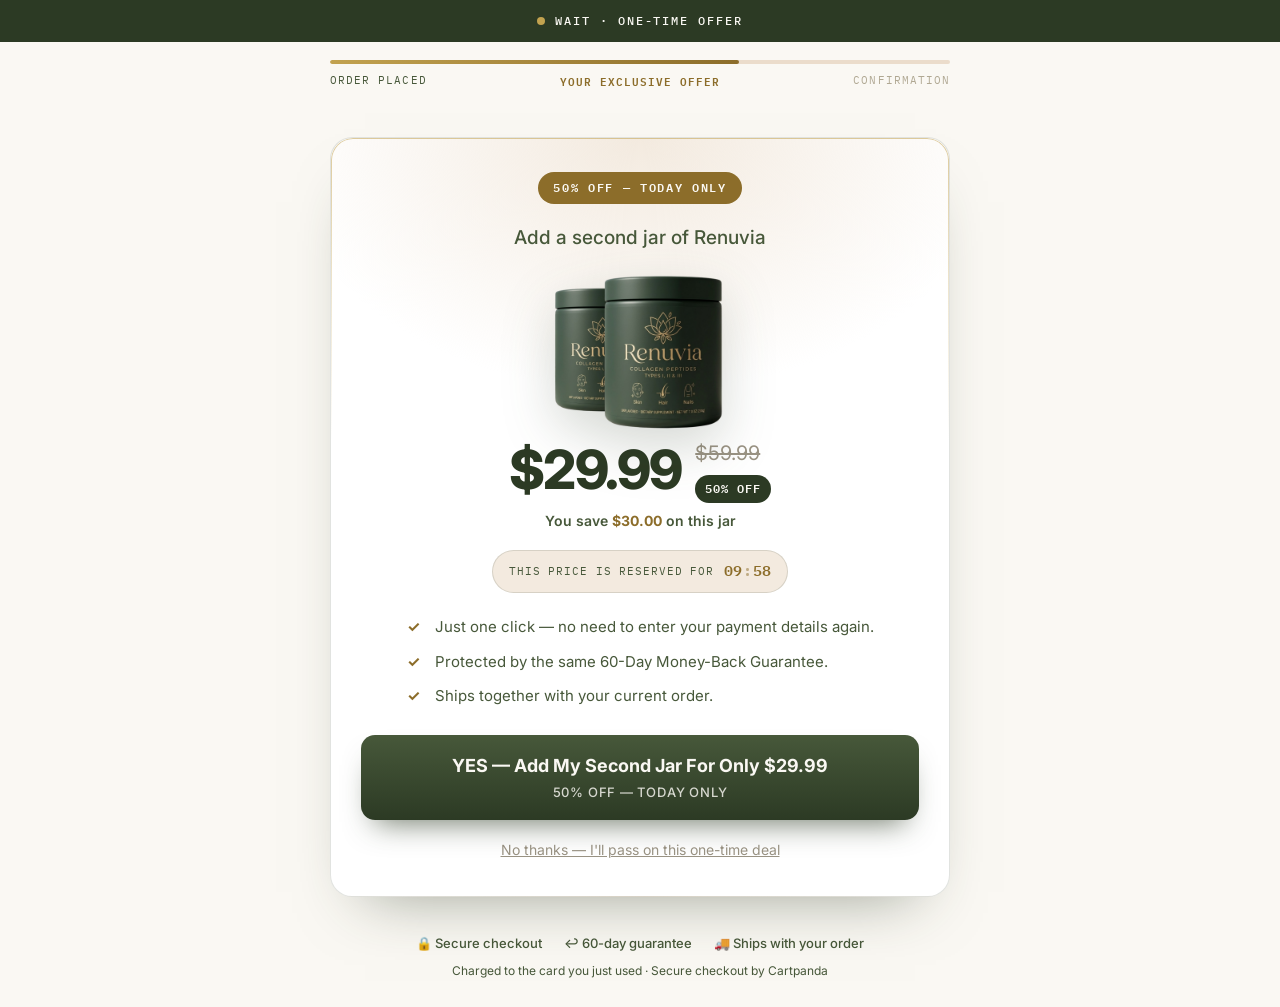
<file: dtc/upsell-a/index.html>
<!doctype html>
<html lang="en">

<head>
  <meta charset="utf-8">
  <meta name="viewport" content="width=device-width, initial-scale=1">
  <title>Wait — one-time offer — Renuvia</title>
  <meta name="robots" content="noindex">
  <link rel="icon" type="image/svg+xml" href="../../assets/img/favicon.svg">

  <!-- ========================================================================== -->
  <script src="https://assets.mycartpanda.com/cartx-ecomm-ui-assets/js/libs/ocu-external.js"></script>
  <script> new OcuExternal(); </script>
  <!-- ========================================================================== -->

  <link rel="preconnect" href="https://fonts.googleapis.com">
  <link rel="preconnect" href="https://fonts.gstatic.com" crossorigin>
  <link
    href="https://fonts.googleapis.com/css2?family=Inter:ital,wght@0,400;0,500;0,600;0,700;0,800;1,500;1,600&family=IBM+Plex+Mono:wght@400;500;600&display=swap"
    rel="stylesheet">
  <link rel="stylesheet" href="../../assets/css/upsell.css">
</head>

<body>

  <div class="alert">
    <span class="alert-dot" aria-hidden="true"></span>
    Wait · One-time offer
  </div>

  <div class="progress" aria-hidden="true">
    <div class="progress-track"><span class="progress-fill"></span></div>
    <div class="progress-steps">
      <span class="done">Order placed</span>
      <span class="active">Your exclusive offer</span>
      <span>Confirmation</span>
    </div>
  </div>

  <!-- ================================= Afiliado =================================-->

  <div data-af="yes">
    <main>
      <section class="hero">
        <div class="wrap">
          <span class="eyebrow">The hidden secret behind the Facelift in a Jar</span>
          <h1>Save 50% — Complete Your Full <em>3-Month Renewal Program</em> Today</h1>
          <p class="subhead">You've already taken the first step toward healthier, younger-looking skin. Now comes the
            part that makes the biggest difference…</p>

          <div class="social">
            <span class="stars" aria-label="Rated 4.9 out of 5">★★★★★</span>
            <span class="social-text"><strong>4.9/5</strong> · loved by 27,000+ customers</span>
          </div>

          <div class="media media--photo">
            <img src="../../assets/img/timeline.png"
              alt="Skin transformation — Before, Week 4, and Week 8–12 with Renuvia">
          </div>
        </div>
      </section>

      <section class="wrap copy">
        <p class="emph">Consistency.</p>
        <p>Our customer data shows that the best transformations happen after 2–3 months of daily use.</p>
        <p>In fact, <strong>82% of customers</strong> reported visible improvements during that time, including:</p>

        <ul class="checks">
          <li>Firmer-looking skin</li>
          <li>Softer fine lines and wrinkles</li>
          <li>Brighter, smoother, more youthful-looking skin</li>
        </ul>

        <h2>Here's the mistake many people make…</h2>
        <p>They start seeing progress… then their first jar runs out.</p>
        <p>They wait days — or even weeks — to reorder.</p>
        <p>That interruption can break the routine they've worked so hard to build. But worse yet, they lose the chance
          to
          get the best possible price.</p>
        <p class="lead">Don't let that happen to you.</p>

        <p class="emph">Your skin isn't renewed overnight.<br>It rebuilds itself little by little…<br>One scoop. Every
          morning.</p>

        <div class="quote">
          <span class="stars" aria-label="Rated 5 out of 5">★★★★★</span>
          <p>“By the end of my second jar the difference was undeniable — my skin looks firmer and brighter than it has
            in
            years. So glad I didn't skip a month.”</p>
          <cite>Diane R. · Verified Buyer</cite>
        </div>

        <p>That's why we're giving you this one-time opportunity to secure another jar for <strong>50% OFF</strong>
          before
          your order ships.</p>
        <p class="lead">You'll never see this price again after leaving this page.</p>

        <div class="offer">
          <span class="badge">50% OFF — Today Only</span>

          <p class="offer-title">Add a second jar of Renuvia</p>

          <img class="offer-img" src="../../assets/img/two-jars.png" alt="Two jars of Renuvia">

          <div class="price">
            <span class="now">$29.99</span>
            <span class="price-col">
              <span class="was">$59.99</span>
              <span class="off">50% OFF</span>
            </span>
          </div>
          <p class="save">You save <strong>$30.00</strong> on this jar</p>

          <div class="timer" role="timer" aria-live="off">
            <span class="timer-label">This price is reserved for</span>
            <span class="timer-clock"><span id="mm">10</span><i>:</i><span id="ss">00</span></span>
          </div>

          <ul class="assurances">
            <li>Just one click — no need to enter your payment details again.</li>
            <li>Protected by the same 60-Day Money-Back Guarantee.</li>
            <li>Ships together with your current order.</li>
          </ul>

          <!-- ================================= Afiliado1 =================================-->

          <a class="btn-accept" href="https://astrongroup.mycartpanda.com/ex-ocu/next-offer/ym21xGPjpD?accepted=yes">
            YES — Add My Second Jar For Only $29.99
            <small>50% OFF — Today Only</small>
          </a>

          <a class="btn-decline" href="https://astrongroup.mycartpanda.com/ex-ocu/next-offer/ym21xGPjpD?accepted=no">
            No thanks — I'll pass on this one-time deal
          </a>
        </div>
        
          <!-- ================================= Afiliado1 =================================-->

        <div class="callout">
          <span class="tag">But pay attention</span>
          <p>Once this inventory is gone, our next production run is expected in approximately 6 months.</p>
          <p>That means if you skip this offer today, you could end up paying full price — or waiting months to continue
            your routine.</p>
        </div>

        <p class="lead">You've already invested in your skin. Now protect that investment.</p>
        <p>Give your skin the full time it needs to renew, repair, and reveal the healthier, younger-looking appearance
          you're working toward.</p>

        <div class="offer offer--compact">
          <div class="price price--sm">
            <span class="now">$29.99</span>
            <span class="was">$59.99</span>
            <span class="off">50% OFF</span>
          </div>

          <!-- ================================= Afiliado 2 =================================-->

          <a class="btn-accept" href="https://astrongroup.mycartpanda.com/ex-ocu/next-offer/ym21xGPjpD?accepted=yes">
            YES — Add My Second Jar For Only $29.99
            <small>50% OFF — Today Only</small>
          </a>
          <!-- DECLINE (repetido) — mesmo LINK DE RECUSA da Cartpanda -->
          <a class="btn-decline" href="https://astrongroup.mycartpanda.com/ex-ocu/next-offer/ym21xGPjpD?accepted=no">
            No thanks — I'll pass on this one-time deal
          </a>
        </div>
        
        <!-- ================================= Afiliado 2 =================================-->

        <div class="trust">
          <span>🔒 Secure checkout</span>
          <span>↩ 60-day guarantee</span>
          <span>🚚 Ships with your order</span>
        </div>

        <p class="secure">Charged to the card you just used &middot; Secure checkout by Cartpanda</p>
      </section>
    </main>
  </div>

  <!-- ================================= Afiliado =================================-->


  <!-- ================================= Default =================================-->
  <div data-af="no">
    <main>
      <section class="wrap copy">
        <div class="offer">
          <span class="badge">50% OFF — Today Only</span>

          <p class="offer-title">Add a second jar of Renuvia</p>

          <img class="offer-img" src="../../assets/img/two-jars.png" alt="Two jars of Renuvia">

          <div class="price">
            <span class="now">$29.99</span>
            <span class="price-col">
              <span class="was">$59.99</span>
              <span class="off">50% OFF</span>
            </span>
          </div>
          <p class="save">You save <strong>$30.00</strong> on this jar</p>

          <div class="timer" role="timer" aria-live="off">
            <span class="timer-label">This price is reserved for</span>
            <span class="timer-clock"><span id="mm">10</span><i>:</i><span id="ss">00</span></span>
          </div>

          <ul class="assurances">
            <li>Just one click — no need to enter your payment details again.</li>
            <li>Protected by the same 60-Day Money-Back Guarantee.</li>
            <li>Ships together with your current order.</li>
          </ul>

            <!-- ================================= Default =================================-->

          <a class="btn-accept" href="https://astrongroup.mycartpanda.com/ex-ocu/next-offer/ym21xGPjpD?accepted=yes">
            YES — Add My Second Jar For Only $29.99
            <small>50% OFF — Today Only</small>
          </a>

            <!-- ================================= Default =================================-->

          <a class="btn-decline" href="https://astrongroup.mycartpanda.com/ex-ocu/next-offer/ym21xGPjpD?accepted=no">
            No thanks — I'll pass on this one-time deal
          </a>
        </div>

        <div class="trust">
          <span>🔒 Secure checkout</span>
          <span>↩ 60-day guarantee</span>
          <span>🚚 Ships with your order</span>
        </div>

        <p class="secure">Charged to the card you just used &middot; Secure checkout by Cartpanda</p>
      </section>
    </main>
  </div>

  <!-- ================================= Default =================================-->

  <script>
    (function () {
      var val = new URLSearchParams(window.location.search).get("afid");
      var hasAfid = !!(val && val.trim() !== "");
      var no = document.querySelector('[data-af="no"]');
      var yes = document.querySelector('[data-af="yes"]');
      // Remove o bloco que NÃO será usado do DOM (não só esconder).
      // Assim sobra um único bloco e os querySelector do main.js
      // encontram o carrossel/timeline/ingredientes corretos.
      if (hasAfid) {
        if (no) no.remove();
        if (yes) yes.style.display = "block";
      } else {
        if (yes) yes.remove();
        if (no) no.style.display = "block";
      }
    })();
  </script>

  <script>
    // Contador regressivo de urgência (10 min) — só visual, não bloqueia a oferta.
    (function () {
      var mm = document.getElementById('mm'), ss = document.getElementById('ss');
      if (!mm || !ss) return;
      var total = 10 * 60;
      function tick() {
        var m = Math.floor(total / 60), s = total % 60;
        mm.textContent = String(m).padStart(2, '0');
        ss.textContent = String(s).padStart(2, '0');
        if (total > 0) total--;
      }
      tick();
      setInterval(tick, 1000);
    })();
  </script>

</body>

</html>
</file>
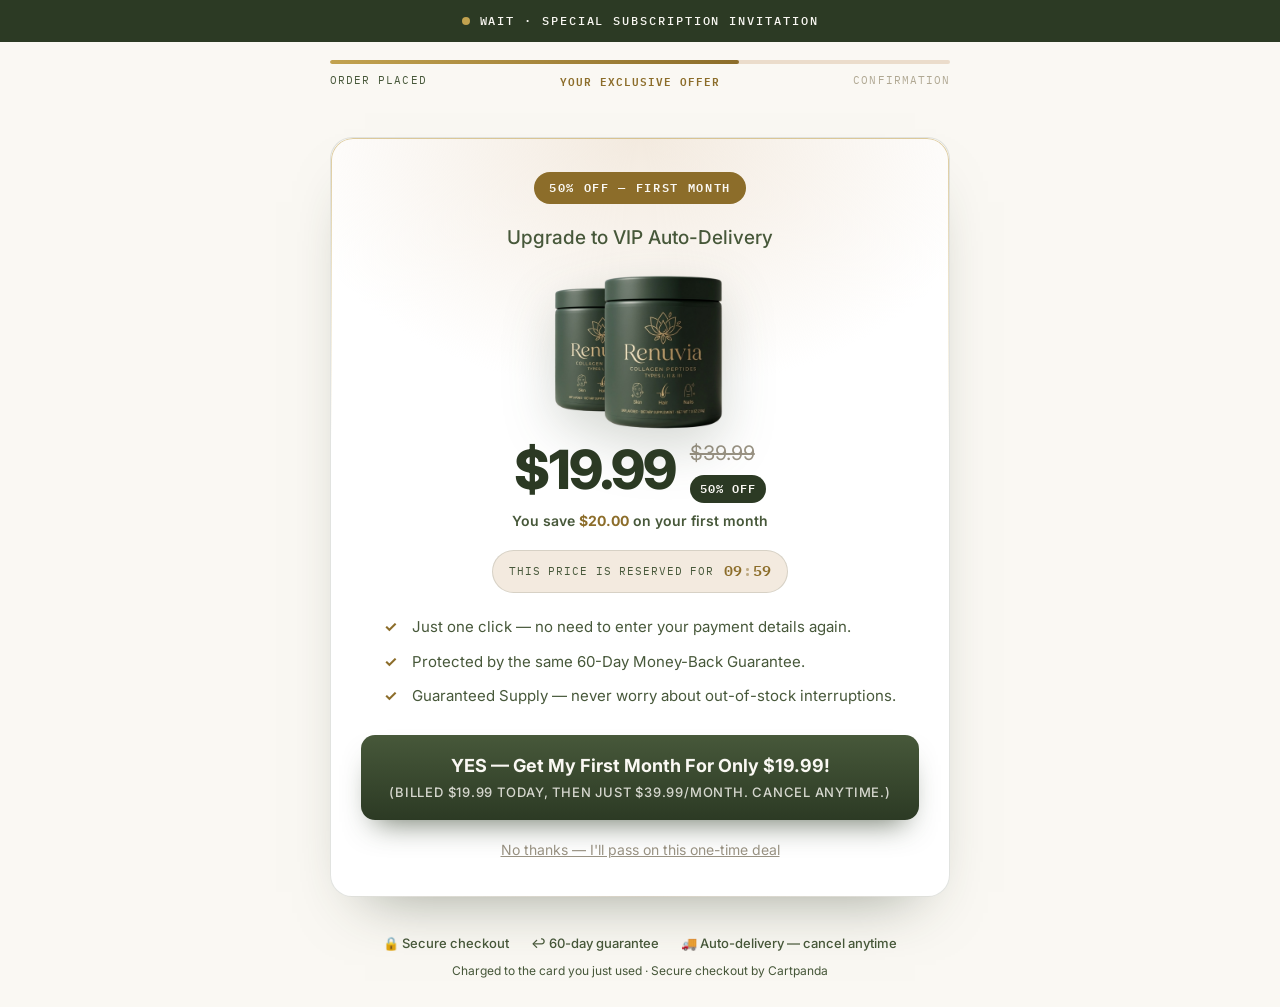
<file: dtc/upsell-b/index.html>
<!doctype html>
<html lang="en">

<head>
  <meta charset="utf-8">
  <meta name="viewport" content="width=device-width, initial-scale=1">
  <title>Wait — special subscription invitation — Renuvia</title>
  <meta name="robots" content="noindex">
  <link rel="icon" type="image/svg+xml" href="../../assets/img/favicon.svg">

  <!-- ========================================================================== -->
  <script src="https://assets.mycartpanda.com/cartx-ecomm-ui-assets/js/libs/ocu-external.js"></script>
  <script> new OcuExternal(); </script>
  <!-- ========================================================================== -->

  <link rel="preconnect" href="https://fonts.googleapis.com">
  <link rel="preconnect" href="https://fonts.gstatic.com" crossorigin>
  <link
    href="https://fonts.googleapis.com/css2?family=Inter:ital,wght@0,400;0,500;0,600;0,700;0,800;1,500;1,600&family=IBM+Plex+Mono:wght@400;500;600&display=swap"
    rel="stylesheet">
  <link rel="stylesheet" href="../../assets/css/upsell.css">
</head>

<body>

  <div class="alert">
    <span class="alert-dot" aria-hidden="true"></span>
    Wait · Special subscription invitation
  </div>

  <div class="progress" aria-hidden="true">
    <div class="progress-track"><span class="progress-fill"></span></div>
    <div class="progress-steps">
      <span class="done">Order placed</span>
      <span class="active">Your exclusive offer</span>
      <span>Confirmation</span>
    </div>
  </div>

  <!-- ================================= Afiliado =================================-->

  <div data-af="yes">
    <main>
      <section class="hero">
        <div class="wrap">
          <span class="eyebrow">The hidden secret behind the Facelift in a Jar</span>
          <h1>Get Your First Month for Just $19.99 — <em>Lock In Your Routine Today</em></h1>
          <p class="subhead">You've already taken the first step toward healthier, younger-looking skin. Now comes the
            part that makes the biggest difference…</p>

          <div class="social">
            <span class="stars" aria-label="Rated 4.9 out of 5">★★★★★</span>
            <span class="social-text"><strong>4.9/5</strong> · loved by 27,000+ customers</span>
          </div>

          <div class="media media--photo">
            <img src="../../assets/img/timeline.png"
              alt="Skin transformation — Before, Week 4, and Week 8–12 with Renuvia">
          </div>
        </div>
      </section>

      <section class="wrap copy">
        <p class="emph">Consistency.</p>
        <p>Our customer data shows that the best transformations happen after 2–3 months of daily use.</p>
        <p>In fact, <strong>82% of customers</strong> reported visible improvements during that time, including:</p>

        <ul class="checks">
          <li>Firmer-looking skin</li>
          <li>Softer fine lines and wrinkles</li>
          <li>Brighter, smoother, more youthful-looking skin</li>
        </ul>

        <h2>Here's the mistake many people make…</h2>
        <p>They start seeing progress… then their first jar runs out.</p>
        <p>They wait days — or even weeks — to reorder.</p>
        <p>That interruption can break the routine they've worked so hard to build. But worse yet, they lose the chance
          to
          get the best possible price.</p>
        <p class="lead">Don't let that happen to you.</p>

        <p class="emph">Your skin isn't renewed overnight.<br>It rebuilds itself little by little…<br>One scoop. Every
          morning.</p>

        <div class="quote">
          <span class="stars" aria-label="Rated 5 out of 5">★★★★★</span>
          <p>“By the end of my second jar the difference was undeniable — my skin looks firmer and brighter than it has
            in
            years. So glad I didn't skip a month.”</p>
          <cite>Diane R. · Verified Buyer</cite>
        </div>

        <p>That's why we're giving you this one-time opportunity to upgrade to our <strong>VIP Auto-Delivery
          Program</strong>.</p>
        <p>When you upgrade today, you'll get your first month for <strong>ONLY $19.99 (50% OFF!)</strong>. After your
          first month, you'll automatically receive a fresh jar right when you need it for just <strong>$39.99/month</strong>.</p>
        <p class="lead">You'll never have to worry about running out, and you can pause or cancel at any time — no
          questions asked.</p>

        <div class="offer">
          <span class="badge">50% OFF — First Month</span>

          <p class="offer-title">Upgrade to VIP Auto-Delivery</p>

          <img class="offer-img" src="../../assets/img/two-jars.png" alt="Renuvia VIP Auto-Delivery">

          <div class="price">
            <span class="now">$19.99</span>
            <span class="price-col">
              <span class="was">$39.99</span>
              <span class="off">50% OFF</span>
            </span>
          </div>
          <p class="save">You save <strong>$20.00</strong> on your first month</p>

          <div class="timer" role="timer" aria-live="off">
            <span class="timer-label">This price is reserved for</span>
            <span class="timer-clock"><span id="mm">10</span><i>:</i><span id="ss">00</span></span>
          </div>

          <ul class="assurances">
            <li>Just one click — no need to enter your payment details again.</li>
            <li>Protected by the same 60-Day Money-Back Guarantee.</li>
            <li>Guaranteed Supply — never worry about out-of-stock interruptions.</li>
          </ul>

          <!-- ================================= Afiliado 1 =================================-->

          <a class="btn-accept" href="https://astrongroup.mycartpanda.com/ex-ocu/next-offer/NojRxm5VO9?accepted=yes">
            YES — Upgrade to Subscription & Get My First Month For Only $19.99!
            <small>Billed $19.99 today, then just $39.99/month. Cancel anytime.</small>
          </a>


          <a class="btn-decline" href="https://astrongroup.mycartpanda.com/ex-ocu/next-offer/NojRxm5VO9?accepted=no">
            No thanks — I'll pass on this one-time deal
          </a>
        </div>
        
        <!-- ================================= Afiliado 1 =================================-->

        <div class="callout">
          <span class="tag">But pay attention</span>
          <p>Once our current inventory is gone, our next production run is expected in approximately 6 months.</p>
          <p>However, as a VIP Auto-Delivery member, your monthly supply is prioritized and guaranteed. If you skip this
            offer today, you could end up paying full price later — or waiting months to continue your routine.</p>
        </div>

        <p class="lead">You've already invested in your skin. Now protect that investment.</p>
        <p>Give your skin the full time it needs to renew, repair, and reveal the healthier, younger-looking appearance
          you're working toward.</p>
        
        <!-- ================================= Afiliado =================================-->

        <div class="offer offer--compact">
          <div class="price price--sm">
            <span class="now">$19.99</span>
            <span class="was">$39.99</span>
            <span class="off">50% OFF</span>
          </div>
          <!-- ACCEPT (repetido para conversão) — mesmo LINK DE ACEITE da Cartpanda -->
          <a class="btn-accept" href="https://astrongroup.mycartpanda.com/ex-ocu/next-offer/NojRxm5VO9?accepted=yes">
            YES — Get My First Month For Only $19.99!
          </a>
          <!-- DECLINE (repetido) — mesmo LINK DE RECUSA da Cartpanda -->
          <a class="btn-decline" href="https://astrongroup.mycartpanda.com/ex-ocu/next-offer/NojRxm5VO9?accepted=no">
            No thanks — I'll pass on this one-time deal
          </a>
        </div>
        
        <!-- ================================= Afiliado 2 =================================-->

        <div class="trust">
          <span>🔒 Secure checkout</span>
          <span>↩ 60-day guarantee</span>
          <span>🚚 Auto-delivery — cancel anytime</span>
        </div>

        <p class="secure">Charged to the card you just used &middot; Secure checkout by Cartpanda</p>
      </section>
    </main>
  </div>

  <!-- ================================= Afiliado =================================-->

  <!-- ================================= Default =================================-->

  <div data-af="no">
    <main>
      <section class="wrap copy">
        <div class="offer">
          <span class="badge">50% OFF — First Month</span>

          <p class="offer-title">Upgrade to VIP Auto-Delivery</p>

          <img class="offer-img" src="../../assets/img/two-jars.png" alt="Renuvia VIP Auto-Delivery">

          <div class="price">
            <span class="now">$19.99</span>
            <span class="price-col">
              <span class="was">$39.99</span>
              <span class="off">50% OFF</span>
            </span>
          </div>
          <p class="save">You save <strong>$20.00</strong> on your first month</p>

          <div class="timer" role="timer" aria-live="off">
            <span class="timer-label">This price is reserved for</span>
            <span class="timer-clock"><span id="mm">10</span><i>:</i><span id="ss">00</span></span>
          </div>

          <ul class="assurances">
            <li>Just one click — no need to enter your payment details again.</li>
            <li>Protected by the same 60-Day Money-Back Guarantee.</li>
            <li>Guaranteed Supply — never worry about out-of-stock interruptions.</li>
          </ul>

          <!-- ================================= Default =================================-->

          <a class="btn-accept" href="https://astrongroup.mycartpanda.com/ex-ocu/next-offer/NojRxm5VO9?accepted=yes">
            YES — Get My First Month For Only $19.99!
            <small>(Billed $19.99 today, then just $39.99/month. Cancel anytime.)</small>
          </a>

          <a class="btn-decline" href="https://astrongroup.mycartpanda.com/ex-ocu/next-offer/NojRxm5VO9?accepted=no">
            No thanks — I'll pass on this one-time deal
          </a>
        </div>

        <!-- ================================= Default =================================-->

        <div class="trust">
          <span>🔒 Secure checkout</span>
          <span>↩ 60-day guarantee</span>
          <span>🚚 Auto-delivery — cancel anytime</span>
        </div>

        <p class="secure">Charged to the card you just used &middot; Secure checkout by Cartpanda</p>
      </section>
    </main>
  </div>

  <script>
    (function () {
      var val = new URLSearchParams(window.location.search).get("afid");
      var hasAfid = !!(val && val.trim() !== "");
      var no = document.querySelector('[data-af="no"]');
      var yes = document.querySelector('[data-af="yes"]');
      // Remove o bloco que NÃO será usado do DOM (não só esconder).
      // Assim sobra um único bloco e os querySelector do main.js
      // encontram o carrossel/timeline/ingredientes corretos.
      if (hasAfid) {
        if (no) no.remove();
        if (yes) yes.style.display = "block";
      } else {
        if (yes) yes.remove();
        if (no) no.style.display = "block";
      }
    })();
  </script>

  <script>
    // Contador regressivo de urgência (10 min) — só visual, não bloqueia a oferta.
    (function () {
      var mm = document.getElementById('mm'), ss = document.getElementById('ss');
      if (!mm || !ss) return;
      var total = 10 * 60;
      function tick() {
        var m = Math.floor(total / 60), s = total % 60;
        mm.textContent = String(m).padStart(2, '0');
        ss.textContent = String(s).padStart(2, '0');
        if (total > 0) total--;
      }
      tick();
      setInterval(tick, 1000);
    })();
  </script>

</body>

</html>
</file>
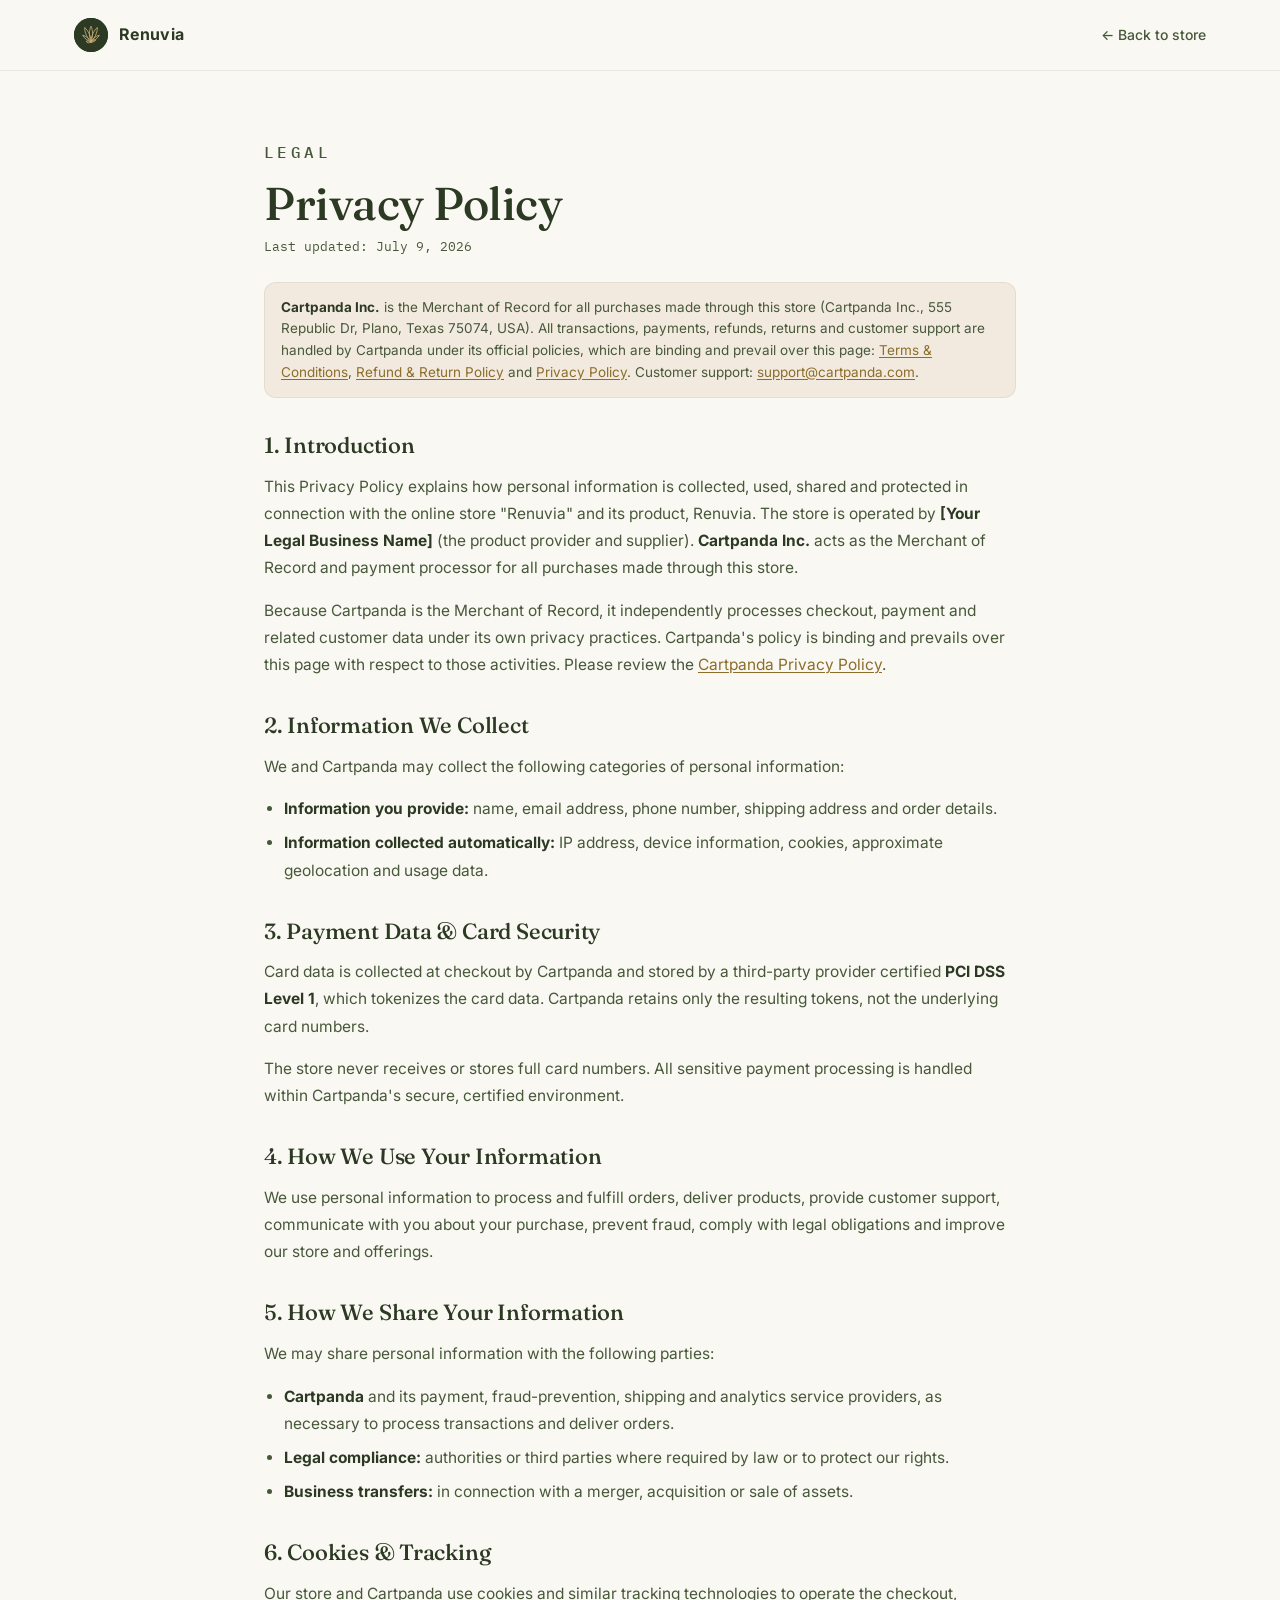
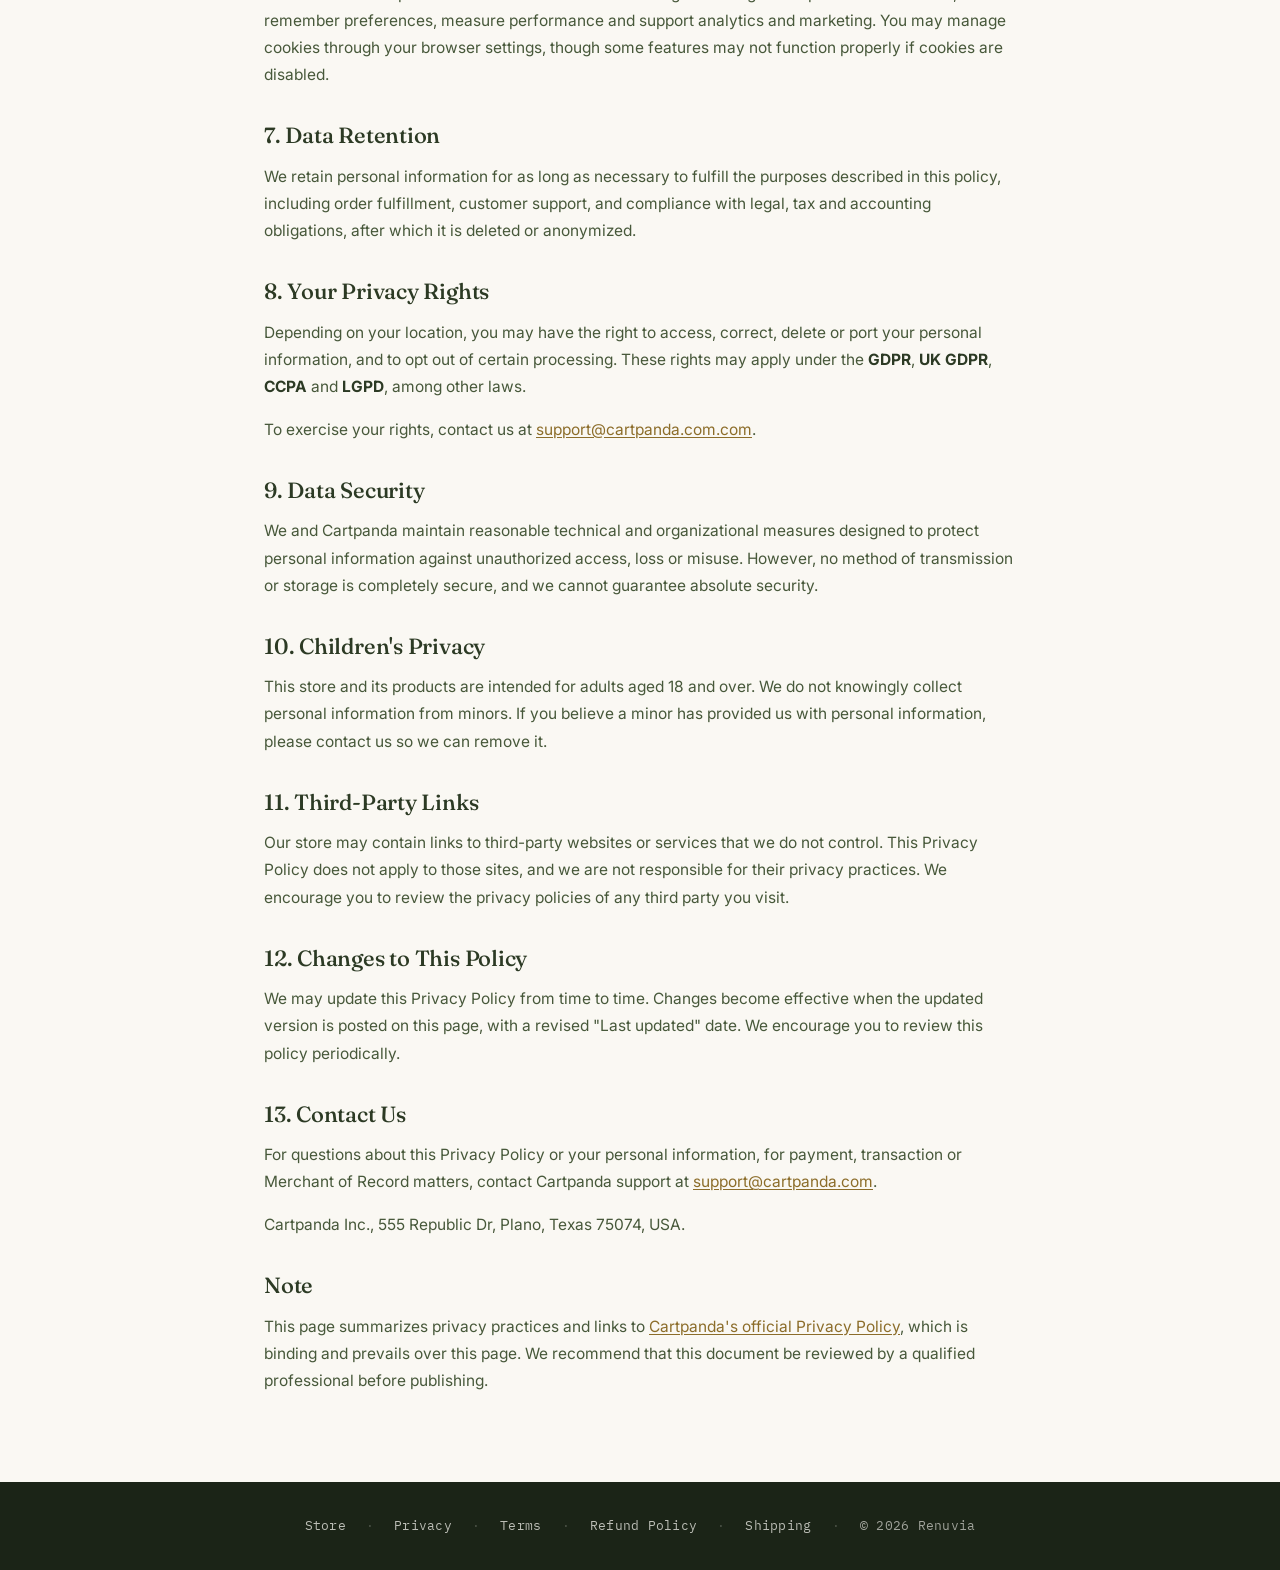
<file: lgl/privacy.html>
<!doctype html>
<html lang="en">
<head>
<meta charset="utf-8">
<meta name="viewport" content="width=device-width, initial-scale=1">
<title>Privacy Policy — Renuvia</title>
<link rel="icon" type="image/svg+xml" href="../assets/img/favicon.svg">
<link rel="preconnect" href="https://fonts.googleapis.com">
<link rel="preconnect" href="https://fonts.gstatic.com" crossorigin>
<link href="https://fonts.googleapis.com/css2?family=Fraunces:ital,opsz,wght@0,9..144,400;0,9..144,500;0,9..144,600;1,9..144,400&family=Inter:wght@400;500;600;700&family=IBM+Plex+Mono:wght@400;500;600&display=swap" rel="stylesheet">
<link rel="stylesheet" href="../css/styles.css">
</head>
<body>
<header class="legal-header"><div class="wrap">
  <a class="brand" href="../index.html"><img class="mark" src="../assets/img/favicon.svg" alt="Renuvia logo" width="34" height="34"><b>Renuvia</b></a>
  <a class="legal-back" href="../index.html">&larr; Back to store</a>
</div></header>

<main class="legal">
  <p class="eyebrow">Legal</p>
  <h1>Privacy Policy</h1>
  <p class="updated">Last updated: July 9, 2026</p>
  <div class="disclaimer-note"><strong>Cartpanda Inc.</strong> is the Merchant of Record for all purchases made through this store (Cartpanda Inc., 555 Republic Dr, Plano, Texas 75074, USA). All transactions, payments, refunds, returns and customer support are handled by Cartpanda under its official policies, which are binding and prevail over this page: <a href="https://cartpanda.com/buyers-seller-terms" target="_blank" rel="noopener">Terms &amp; Conditions</a>, <a href="https://cartpanda.com/refund-and-return-policy" target="_blank" rel="noopener">Refund &amp; Return Policy</a> and <a href="https://cartpanda.com/privacy-policy" target="_blank" rel="noopener">Privacy Policy</a>. Customer support: <a href="mailto:support@cartpanda.com">support@cartpanda.com</a>.</div>

  <h2>1. Introduction</h2>
  <p>This Privacy Policy explains how personal information is collected, used, shared and protected in connection with the online store "Renuvia" and its product, Renuvia. The store is operated by <strong>[Your Legal Business Name]</strong> (the product provider and supplier). <strong>Cartpanda Inc.</strong> acts as the Merchant of Record and payment processor for all purchases made through this store.</p>
  <p>Because Cartpanda is the Merchant of Record, it independently processes checkout, payment and related customer data under its own privacy practices. Cartpanda's policy is binding and prevails over this page with respect to those activities. Please review the <a href="https://cartpanda.com/privacy-policy" target="_blank" rel="noopener">Cartpanda Privacy Policy</a>.</p>

  <h2>2. Information We Collect</h2>
  <p>We and Cartpanda may collect the following categories of personal information:</p>
  <ul>
    <li><strong>Information you provide:</strong> name, email address, phone number, shipping address and order details.</li>
    <li><strong>Information collected automatically:</strong> IP address, device information, cookies, approximate geolocation and usage data.</li>
  </ul>

  <h2>3. Payment Data &amp; Card Security</h2>
  <p>Card data is collected at checkout by Cartpanda and stored by a third-party provider certified <strong>PCI DSS Level 1</strong>, which tokenizes the card data. Cartpanda retains only the resulting tokens, not the underlying card numbers.</p>
  <p>The store never receives or stores full card numbers. All sensitive payment processing is handled within Cartpanda's secure, certified environment.</p>

  <h2>4. How We Use Your Information</h2>
  <p>We use personal information to process and fulfill orders, deliver products, provide customer support, communicate with you about your purchase, prevent fraud, comply with legal obligations and improve our store and offerings.</p>

  <h2>5. How We Share Your Information</h2>
  <p>We may share personal information with the following parties:</p>
  <ul>
    <li><strong>Cartpanda</strong> and its payment, fraud-prevention, shipping and analytics service providers, as necessary to process transactions and deliver orders.</li>
    <li><strong>Legal compliance:</strong> authorities or third parties where required by law or to protect our rights.</li>
    <li><strong>Business transfers:</strong> in connection with a merger, acquisition or sale of assets.</li>
  </ul>

  <h2>6. Cookies &amp; Tracking</h2>
  <p>Our store and Cartpanda use cookies and similar tracking technologies to operate the checkout, remember preferences, measure performance and support analytics and marketing. You may manage cookies through your browser settings, though some features may not function properly if cookies are disabled.</p>

  <h2>7. Data Retention</h2>
  <p>We retain personal information for as long as necessary to fulfill the purposes described in this policy, including order fulfillment, customer support, and compliance with legal, tax and accounting obligations, after which it is deleted or anonymized.</p>

  <h2>8. Your Privacy Rights</h2>
  <p>Depending on your location, you may have the right to access, correct, delete or port your personal information, and to opt out of certain processing. These rights may apply under the <strong>GDPR</strong>, <strong>UK GDPR</strong>, <strong>CCPA</strong> and <strong>LGPD</strong>, among other laws.</p>
  <p>To exercise your rights, contact us at <a href="mailto:support@cartpanda.com">support@cartpanda.com.com</a>.</p>

  <h2>9. Data Security</h2>
  <p>We and Cartpanda maintain reasonable technical and organizational measures designed to protect personal information against unauthorized access, loss or misuse. However, no method of transmission or storage is completely secure, and we cannot guarantee absolute security.</p>

  <h2>10. Children's Privacy</h2>
  <p>This store and its products are intended for adults aged 18 and over. We do not knowingly collect personal information from minors. If you believe a minor has provided us with personal information, please contact us so we can remove it.</p>

  <h2>11. Third-Party Links</h2>
  <p>Our store may contain links to third-party websites or services that we do not control. This Privacy Policy does not apply to those sites, and we are not responsible for their privacy practices. We encourage you to review the privacy policies of any third party you visit.</p>

  <h2>12. Changes to This Policy</h2>
  <p>We may update this Privacy Policy from time to time. Changes become effective when the updated version is posted on this page, with a revised "Last updated" date. We encourage you to review this policy periodically.</p>

  <h2>13. Contact Us</h2>
  <p>For questions about this Privacy Policy or your personal information, for payment, transaction or Merchant of Record matters, contact Cartpanda support at <a href="mailto:support@cartpanda.com">support@cartpanda.com</a>.</p>
  <p>Cartpanda Inc., 555 Republic Dr, Plano, Texas 75074, USA.</p>

  <h2>Note</h2>
  <p>This page summarizes privacy practices and links to <a href="https://cartpanda.com/privacy-policy" target="_blank" rel="noopener">Cartpanda's official Privacy Policy</a>, which is binding and prevails over this page. We recommend that this document be reviewed by a qualified professional before publishing.</p>

</main>

<footer class="legal-footer"><div class="wrap">
  <a href="../index.html">Store</a><span class="sep">&middot;</span>
  <a href="privacy.html">Privacy</a><span class="sep">&middot;</span>
  <a href="terms.html">Terms</a><span class="sep">&middot;</span>
  <a href="refund-policy.html">Refund Policy</a><span class="sep">&middot;</span>
  <a href="shipping.html">Shipping</a><span class="sep">&middot;</span>
  <span>&copy; 2026 Renuvia</span>
</div></footer>
</body>
</html>
</file>
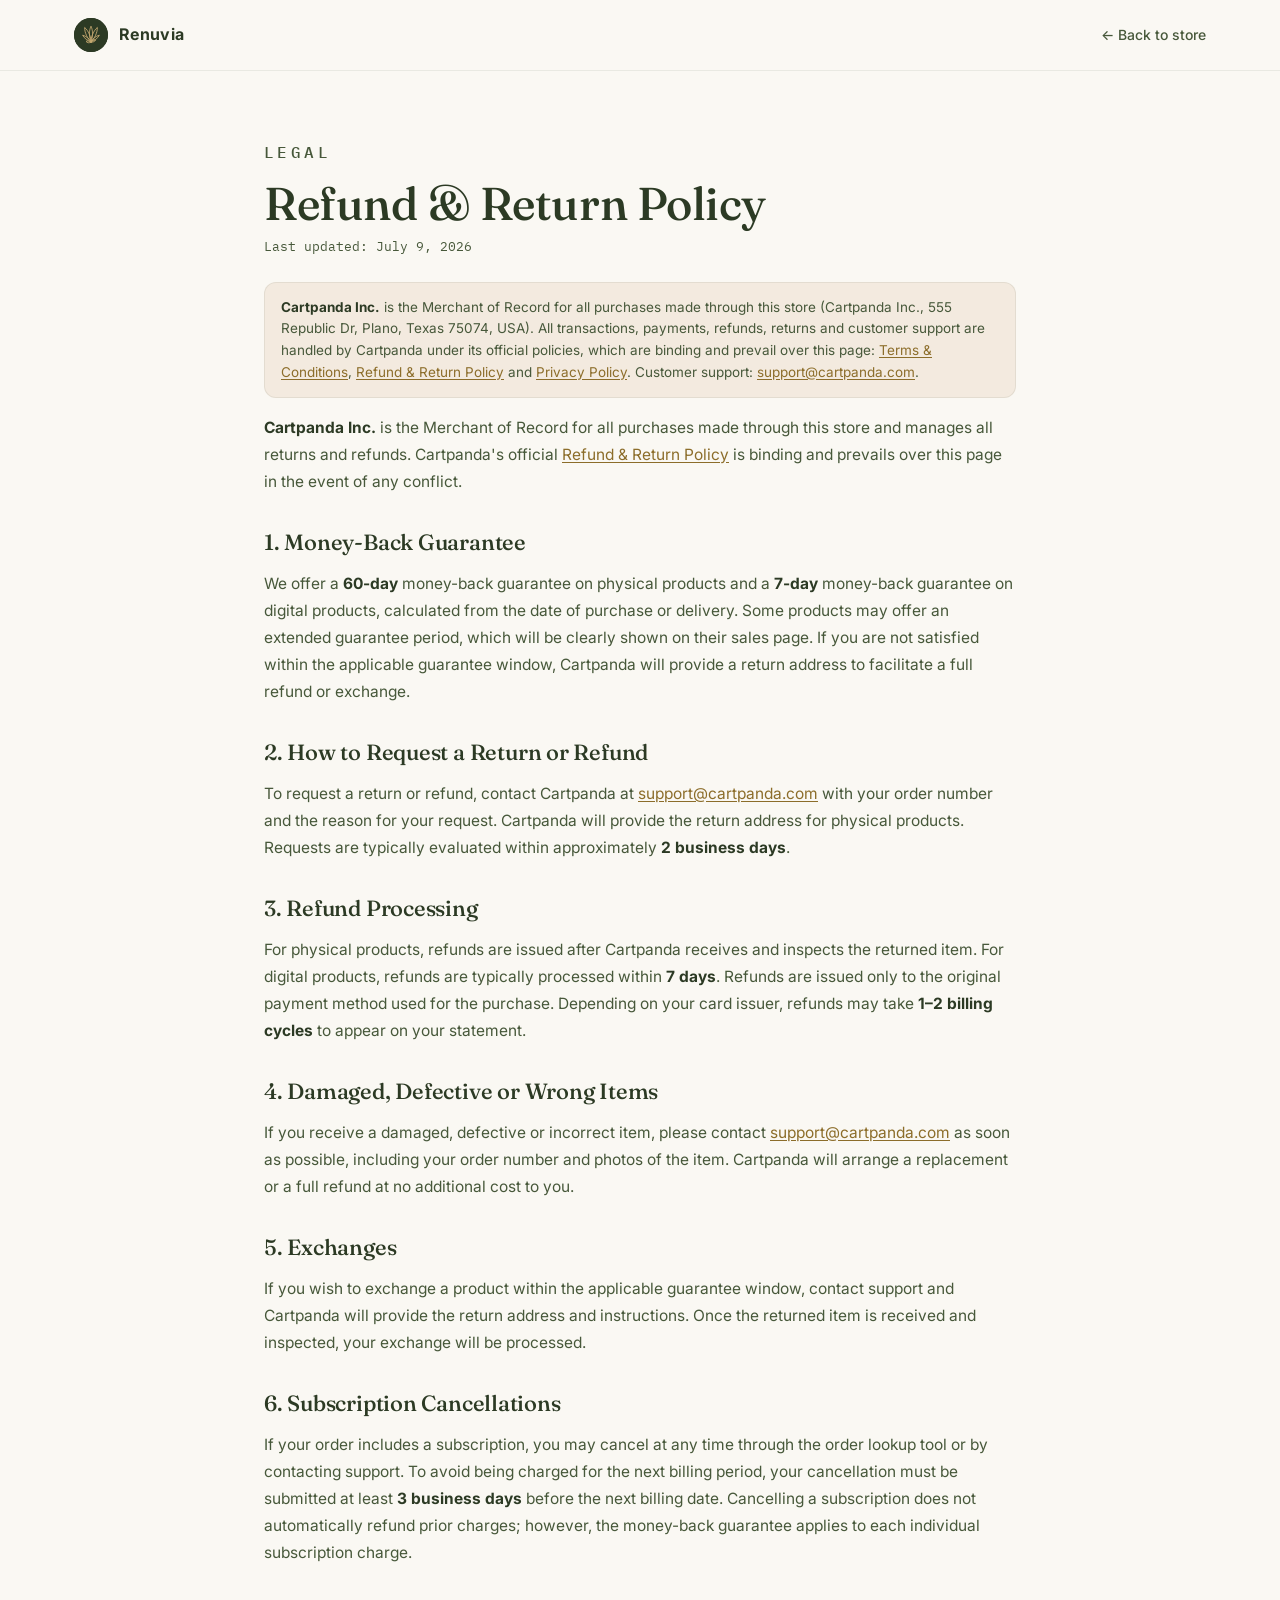
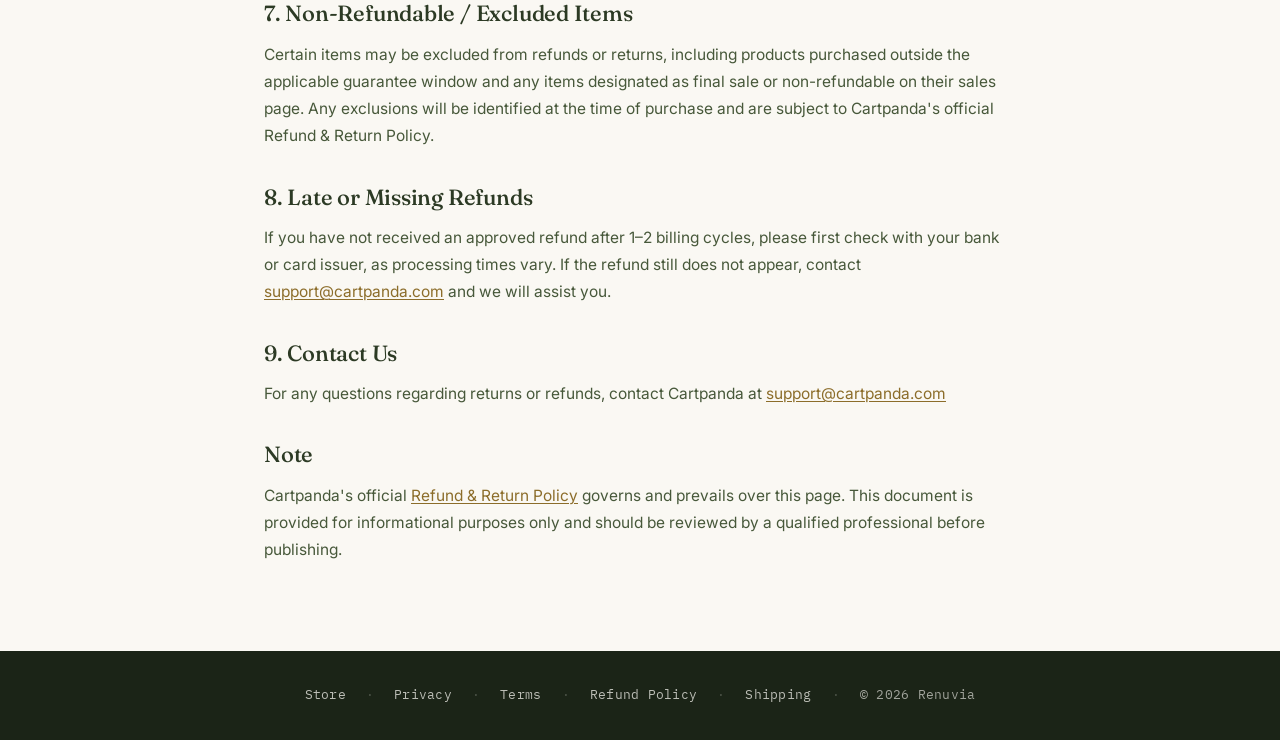
<file: lgl/refund-policy.html>
<!doctype html>
<html lang="en">
<head>
<meta charset="utf-8">
<meta name="viewport" content="width=device-width, initial-scale=1">
<title>Refund &amp; Return Policy — Renuvia</title>
<link rel="icon" type="image/svg+xml" href="../assets/img/favicon.svg">
<link rel="preconnect" href="https://fonts.googleapis.com">
<link rel="preconnect" href="https://fonts.gstatic.com" crossorigin>
<link href="https://fonts.googleapis.com/css2?family=Fraunces:ital,opsz,wght@0,9..144,400;0,9..144,500;0,9..144,600;1,9..144,400&family=Inter:wght@400;500;600;700&family=IBM+Plex+Mono:wght@400;500;600&display=swap" rel="stylesheet">
<link rel="stylesheet" href="../css/styles.css">
</head>
<body>
<header class="legal-header"><div class="wrap">
  <a class="brand" href="../index.html"><img class="mark" src="../assets/img/favicon.svg" alt="Renuvia logo" width="34" height="34"><b>Renuvia</b></a>
  <a class="legal-back" href="../index.html">&larr; Back to store</a>
</div></header>

<main class="legal">
  <p class="eyebrow">Legal</p>
  <h1>Refund &amp; Return Policy</h1>
  <p class="updated">Last updated: July 9, 2026</p>
  <div class="disclaimer-note"><strong>Cartpanda Inc.</strong> is the Merchant of Record for all purchases made through this store (Cartpanda Inc., 555 Republic Dr, Plano, Texas 75074, USA). All transactions, payments, refunds, returns and customer support are handled by Cartpanda under its official policies, which are binding and prevail over this page: <a href="https://cartpanda.com/buyers-seller-terms" target="_blank" rel="noopener">Terms &amp; Conditions</a>, <a href="https://cartpanda.com/refund-and-return-policy" target="_blank" rel="noopener">Refund &amp; Return Policy</a> and <a href="https://cartpanda.com/privacy-policy" target="_blank" rel="noopener">Privacy Policy</a>. Customer support: <a href="mailto:support@cartpanda.com">support@cartpanda.com</a>.</div>

  <p><strong>Cartpanda Inc.</strong> is the Merchant of Record for all purchases made through this store and manages all returns and refunds. Cartpanda's official <a href="https://cartpanda.com/refund-and-return-policy" target="_blank" rel="noopener">Refund &amp; Return Policy</a> is binding and prevails over this page in the event of any conflict.</p>

  <h2>1. Money-Back Guarantee</h2>
  <p>We offer a <strong>60-day</strong> money-back guarantee on physical products and a <strong>7-day</strong> money-back guarantee on digital products, calculated from the date of purchase or delivery. Some products may offer an extended guarantee period, which will be clearly shown on their sales page. If you are not satisfied within the applicable guarantee window, Cartpanda will provide a return address to facilitate a full refund or exchange.</p>

  <h2>2. How to Request a Return or Refund</h2>
  <p>To request a return or refund, contact Cartpanda at <a href="mailto:support@cartpanda.com">support@cartpanda.com</a> with your order number and the reason for your request. Cartpanda will provide the return address for physical products. Requests are typically evaluated within approximately <strong>2 business days</strong>.</p>

  <h2>3. Refund Processing</h2>
  <p>For physical products, refunds are issued after Cartpanda receives and inspects the returned item. For digital products, refunds are typically processed within <strong>7 days</strong>. Refunds are issued only to the original payment method used for the purchase. Depending on your card issuer, refunds may take <strong>1&ndash;2 billing cycles</strong> to appear on your statement.</p>

  <h2>4. Damaged, Defective or Wrong Items</h2>
  <p>If you receive a damaged, defective or incorrect item, please contact <a href="mailto:support@cartpanda.com">support@cartpanda.com</a> as soon as possible, including your order number and photos of the item. Cartpanda will arrange a replacement or a full refund at no additional cost to you.</p>

  <h2>5. Exchanges</h2>
  <p>If you wish to exchange a product within the applicable guarantee window, contact support and Cartpanda will provide the return address and instructions. Once the returned item is received and inspected, your exchange will be processed.</p>

  <h2>6. Subscription Cancellations</h2>
  <p>If your order includes a subscription, you may cancel at any time through the order lookup tool or by contacting support. To avoid being charged for the next billing period, your cancellation must be submitted at least <strong>3 business days</strong> before the next billing date. Cancelling a subscription does not automatically refund prior charges; however, the money-back guarantee applies to each individual subscription charge.</p>

  <h2>7. Non-Refundable / Excluded Items</h2>
  <p>Certain items may be excluded from refunds or returns, including products purchased outside the applicable guarantee window and any items designated as final sale or non-refundable on their sales page. Any exclusions will be identified at the time of purchase and are subject to Cartpanda's official Refund &amp; Return Policy.</p>

  <h2>8. Late or Missing Refunds</h2>
  <p>If you have not received an approved refund after 1&ndash;2 billing cycles, please first check with your bank or card issuer, as processing times vary. If the refund still does not appear, contact <a href="mailto:support@cartpanda.com">support@cartpanda.com</a> and we will assist you.</p>

  <h2>9. Contact Us</h2>
  <p>For any questions regarding returns or refunds, contact Cartpanda at <a href="mailto:support@cartpanda.com">support@cartpanda.com</a></p>

  <h2>Note</h2>
  <p>Cartpanda's official <a href="https://cartpanda.com/refund-and-return-policy" target="_blank" rel="noopener">Refund &amp; Return Policy</a> governs and prevails over this page. This document is provided for informational purposes only and should be reviewed by a qualified professional before publishing.</p>

</main>

<footer class="legal-footer"><div class="wrap">
  <a href="../index.html">Store</a><span class="sep">&middot;</span>
  <a href="privacy.html">Privacy</a><span class="sep">&middot;</span>
  <a href="terms.html">Terms</a><span class="sep">&middot;</span>
  <a href="refund-policy.html">Refund Policy</a><span class="sep">&middot;</span>
  <a href="shipping.html">Shipping</a><span class="sep">&middot;</span>
  <span>&copy; 2026 Renuvia</span>
</div></footer>
</body>
</html>
</file>
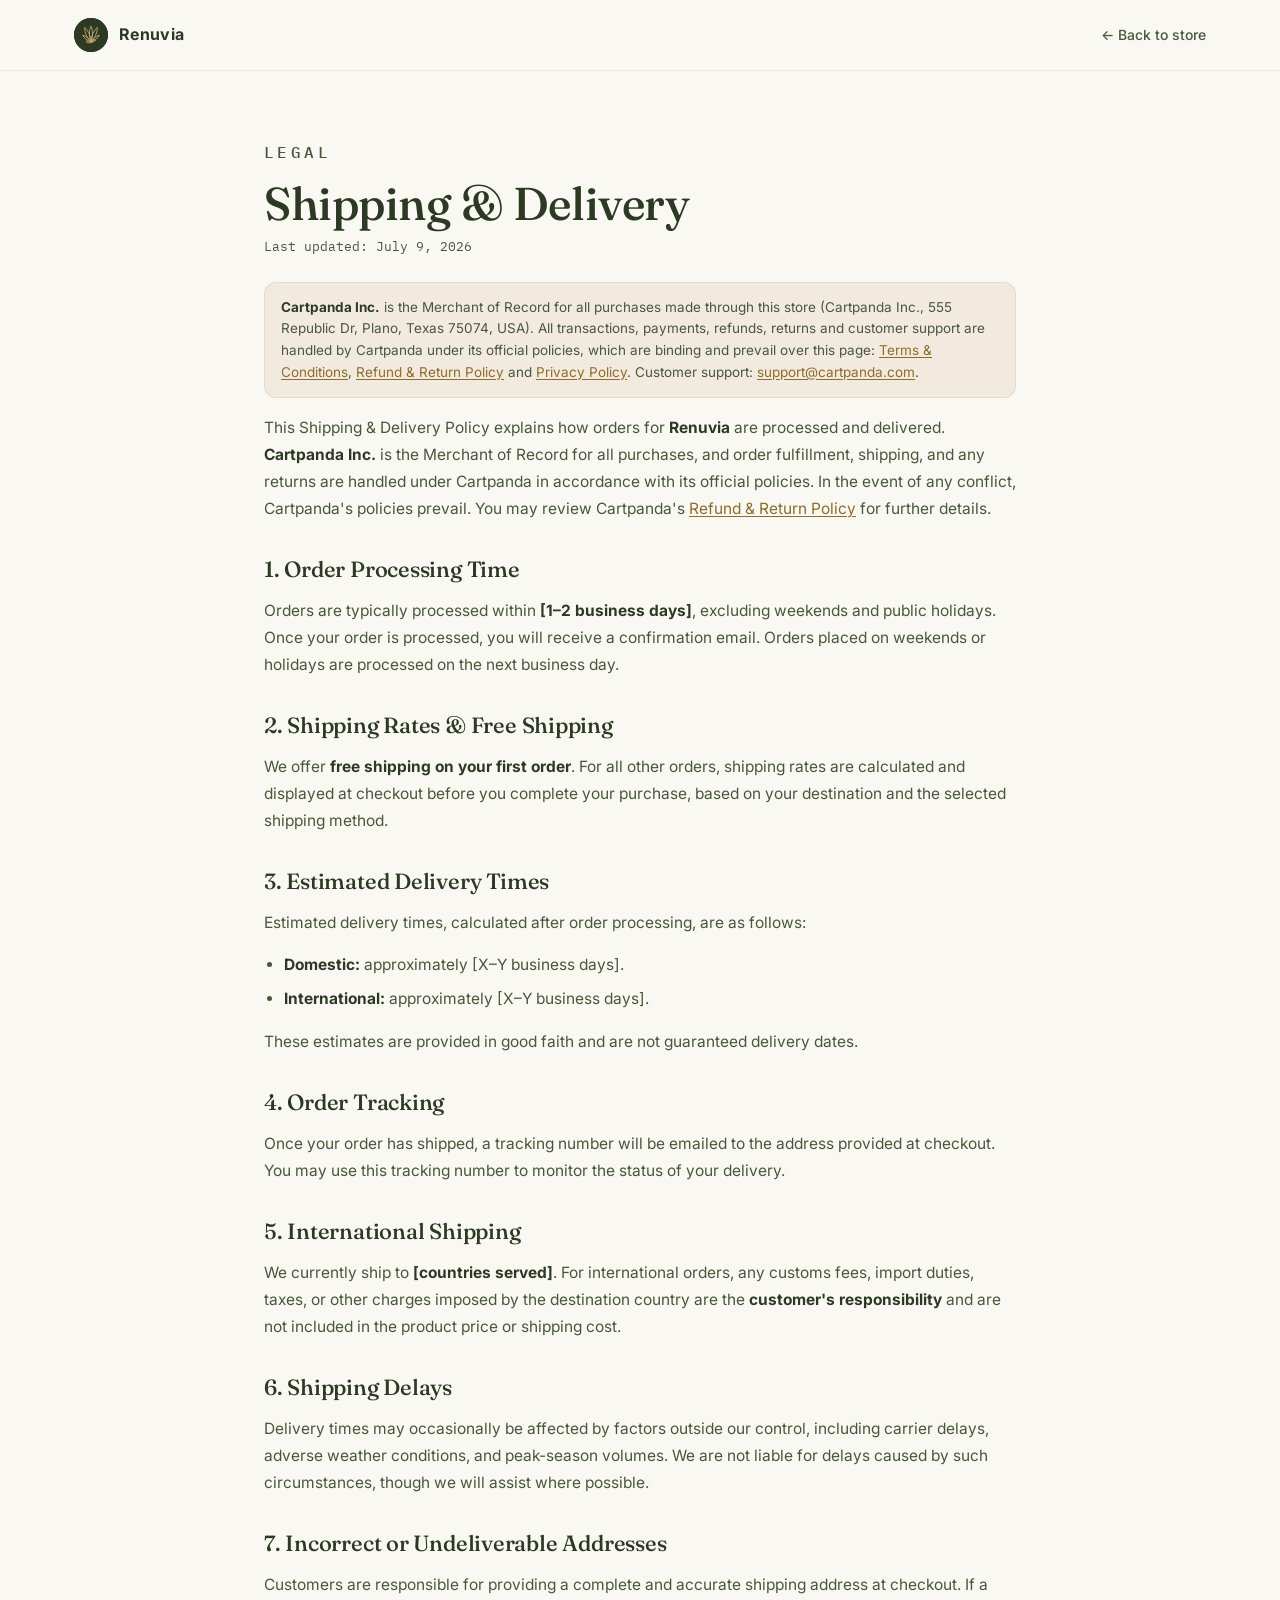
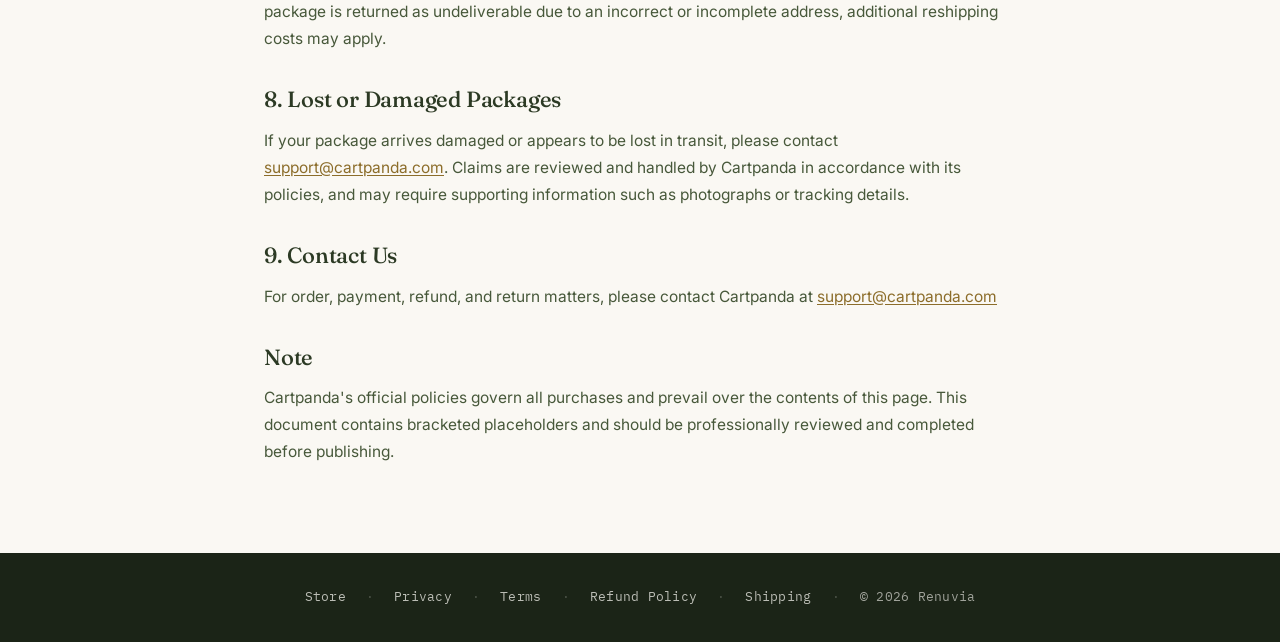
<file: lgl/shipping.html>
<!doctype html>
<html lang="en">
<head>
<meta charset="utf-8">
<meta name="viewport" content="width=device-width, initial-scale=1">
<title>Shipping & Delivery — Renuvia</title>
<link rel="icon" type="image/svg+xml" href="../assets/img/favicon.svg">
<link rel="preconnect" href="https://fonts.googleapis.com">
<link rel="preconnect" href="https://fonts.gstatic.com" crossorigin>
<link href="https://fonts.googleapis.com/css2?family=Fraunces:ital,opsz,wght@0,9..144,400;0,9..144,500;0,9..144,600;1,9..144,400&family=Inter:wght@400;500;600;700&family=IBM+Plex+Mono:wght@400;500;600&display=swap" rel="stylesheet">
<link rel="stylesheet" href="../css/styles.css">
</head>
<body>
<header class="legal-header"><div class="wrap">
  <a class="brand" href="../index.html"><img class="mark" src="../assets/img/favicon.svg" alt="Renuvia logo" width="34" height="34"><b>Renuvia</b></a>
  <a class="legal-back" href="../index.html">&larr; Back to store</a>
</div></header>

<main class="legal">
  <p class="eyebrow">Legal</p>
  <h1>Shipping &amp; Delivery</h1>
  <p class="updated">Last updated: July 9, 2026</p>
  <div class="disclaimer-note"><strong>Cartpanda Inc.</strong> is the Merchant of Record for all purchases made through this store (Cartpanda Inc., 555 Republic Dr, Plano, Texas 75074, USA). All transactions, payments, refunds, returns and customer support are handled by Cartpanda under its official policies, which are binding and prevail over this page: <a href="https://cartpanda.com/buyers-seller-terms" target="_blank" rel="noopener">Terms &amp; Conditions</a>, <a href="https://cartpanda.com/refund-and-return-policy" target="_blank" rel="noopener">Refund &amp; Return Policy</a> and <a href="https://cartpanda.com/privacy-policy" target="_blank" rel="noopener">Privacy Policy</a>. Customer support: <a href="mailto:support@cartpanda.com">support@cartpanda.com</a>.</div>

  <p>This Shipping &amp; Delivery Policy explains how orders for <strong>Renuvia</strong> are processed and delivered. <strong>Cartpanda Inc.</strong> is the Merchant of Record for all purchases, and order fulfillment, shipping, and any returns are handled under Cartpanda in accordance with its official policies. In the event of any conflict, Cartpanda's policies prevail. You may review Cartpanda's <a href="https://cartpanda.com/refund-and-return-policy" target="_blank" rel="noopener">Refund &amp; Return Policy</a> for further details.</p>

  <h2>1. Order Processing Time</h2>
  <p>Orders are typically processed within <strong>[1–2 business days]</strong>, excluding weekends and public holidays. Once your order is processed, you will receive a confirmation email. Orders placed on weekends or holidays are processed on the next business day.</p>

  <h2>2. Shipping Rates &amp; Free Shipping</h2>
  <p>We offer <strong>free shipping on your first order</strong>. For all other orders, shipping rates are calculated and displayed at checkout before you complete your purchase, based on your destination and the selected shipping method.</p>

  <h2>3. Estimated Delivery Times</h2>
  <p>Estimated delivery times, calculated after order processing, are as follows:</p>
  <ul>
    <li><strong>Domestic:</strong> approximately [X–Y business days].</li>
    <li><strong>International:</strong> approximately [X–Y business days].</li>
  </ul>
  <p>These estimates are provided in good faith and are not guaranteed delivery dates.</p>

  <h2>4. Order Tracking</h2>
  <p>Once your order has shipped, a tracking number will be emailed to the address provided at checkout. You may use this tracking number to monitor the status of your delivery.</p>

  <h2>5. International Shipping</h2>
  <p>We currently ship to <strong>[countries served]</strong>. For international orders, any customs fees, import duties, taxes, or other charges imposed by the destination country are the <strong>customer's responsibility</strong> and are not included in the product price or shipping cost.</p>

  <h2>6. Shipping Delays</h2>
  <p>Delivery times may occasionally be affected by factors outside our control, including carrier delays, adverse weather conditions, and peak-season volumes. We are not liable for delays caused by such circumstances, though we will assist where possible.</p>

  <h2>7. Incorrect or Undeliverable Addresses</h2>
  <p>Customers are responsible for providing a complete and accurate shipping address at checkout. If a package is returned as undeliverable due to an incorrect or incomplete address, additional reshipping costs may apply.</p>

  <h2>8. Lost or Damaged Packages</h2>
  <p>If your package arrives damaged or appears to be lost in transit, please contact <a href="mailto:support@cartpanda.com">support@cartpanda.com</a>. Claims are reviewed and handled by Cartpanda in accordance with its policies, and may require supporting information such as photographs or tracking details.</p>

  <h2>9. Contact Us</h2>
  <p>For order, payment, refund, and return matters, please contact Cartpanda at <a href="mailto:support@cartpanda.com">support@cartpanda.com</a></p>

  <h2>Note</h2>
  <p>Cartpanda's official policies govern all purchases and prevail over the contents of this page. This document contains bracketed placeholders and should be professionally reviewed and completed before publishing.</p>

</main>

<footer class="legal-footer"><div class="wrap">
  <a href="../index.html">Store</a><span class="sep">&middot;</span>
  <a href="privacy.html">Privacy</a><span class="sep">&middot;</span>
  <a href="terms.html">Terms</a><span class="sep">&middot;</span>
  <a href="refund-policy.html">Refund Policy</a><span class="sep">&middot;</span>
  <a href="shipping.html">Shipping</a><span class="sep">&middot;</span>
  <span>&copy; 2026 Renuvia</span>
</div></footer>
</body>
</html>
</file>
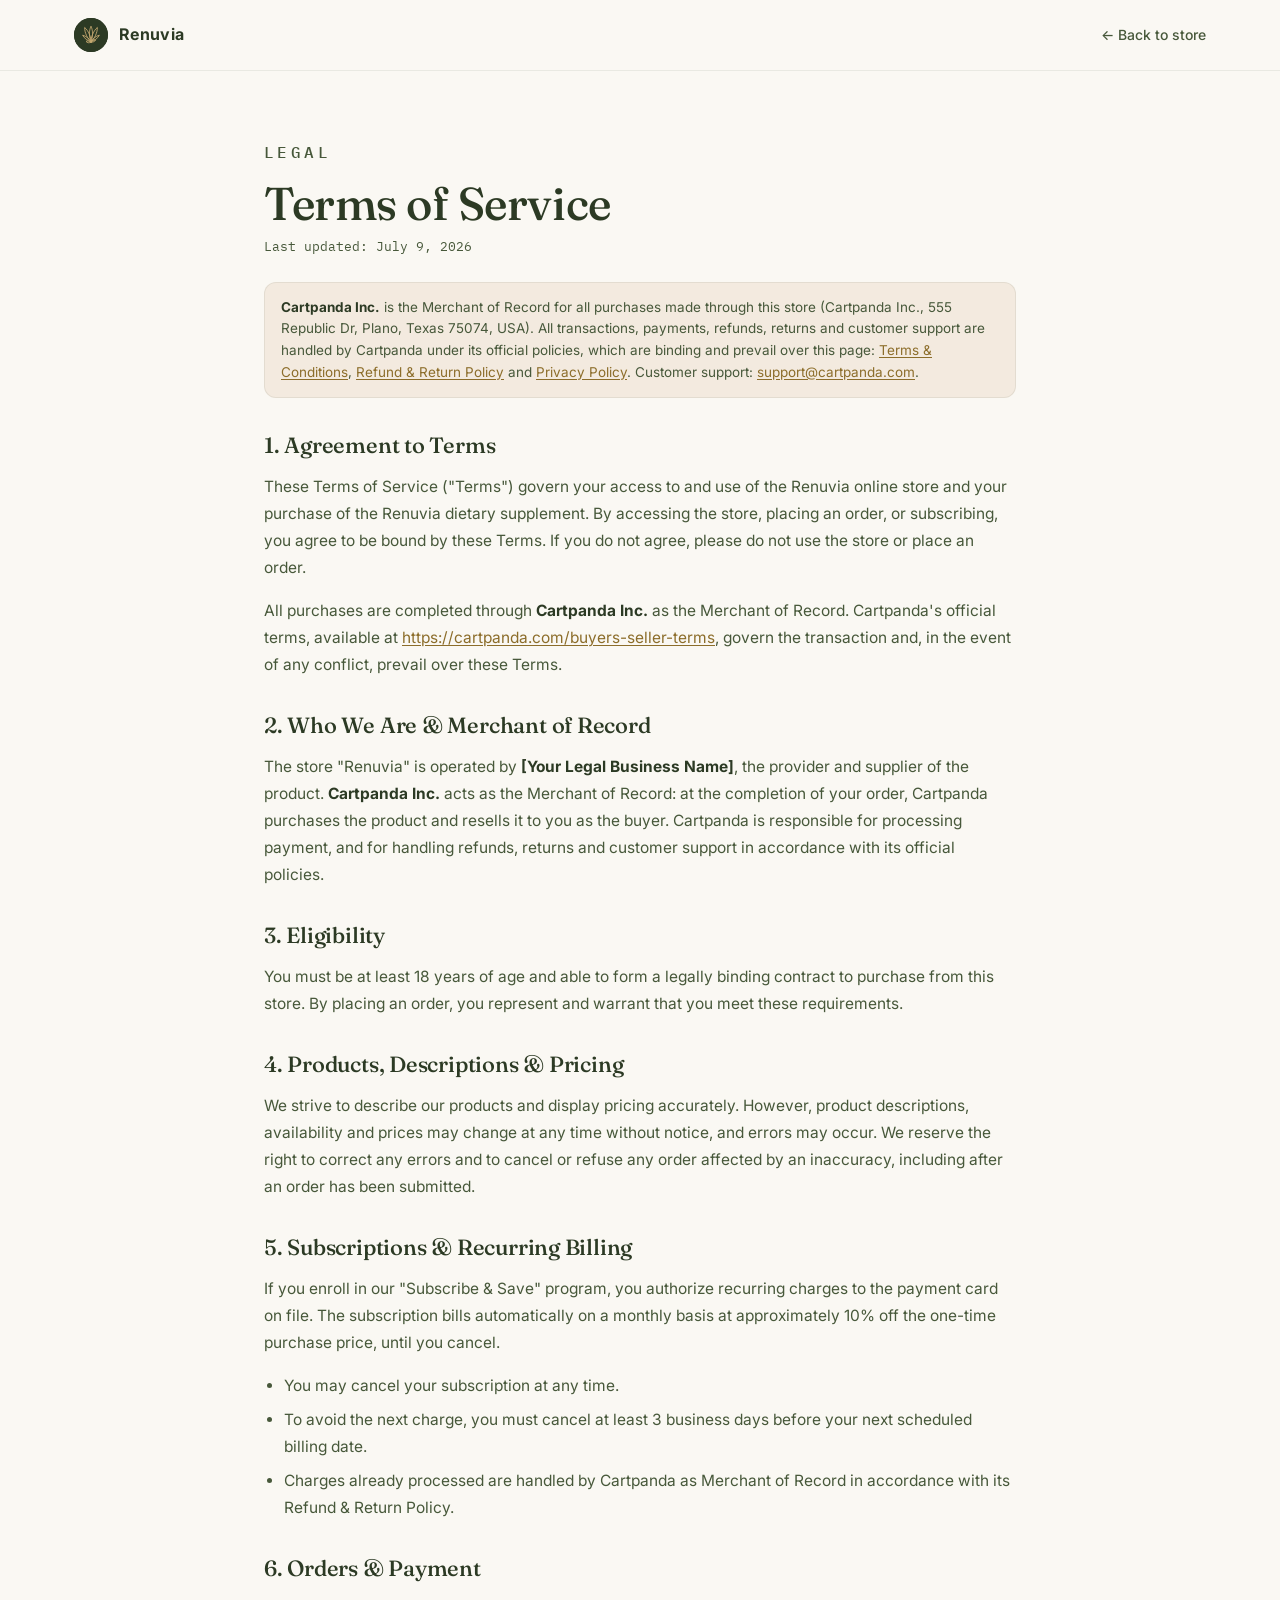
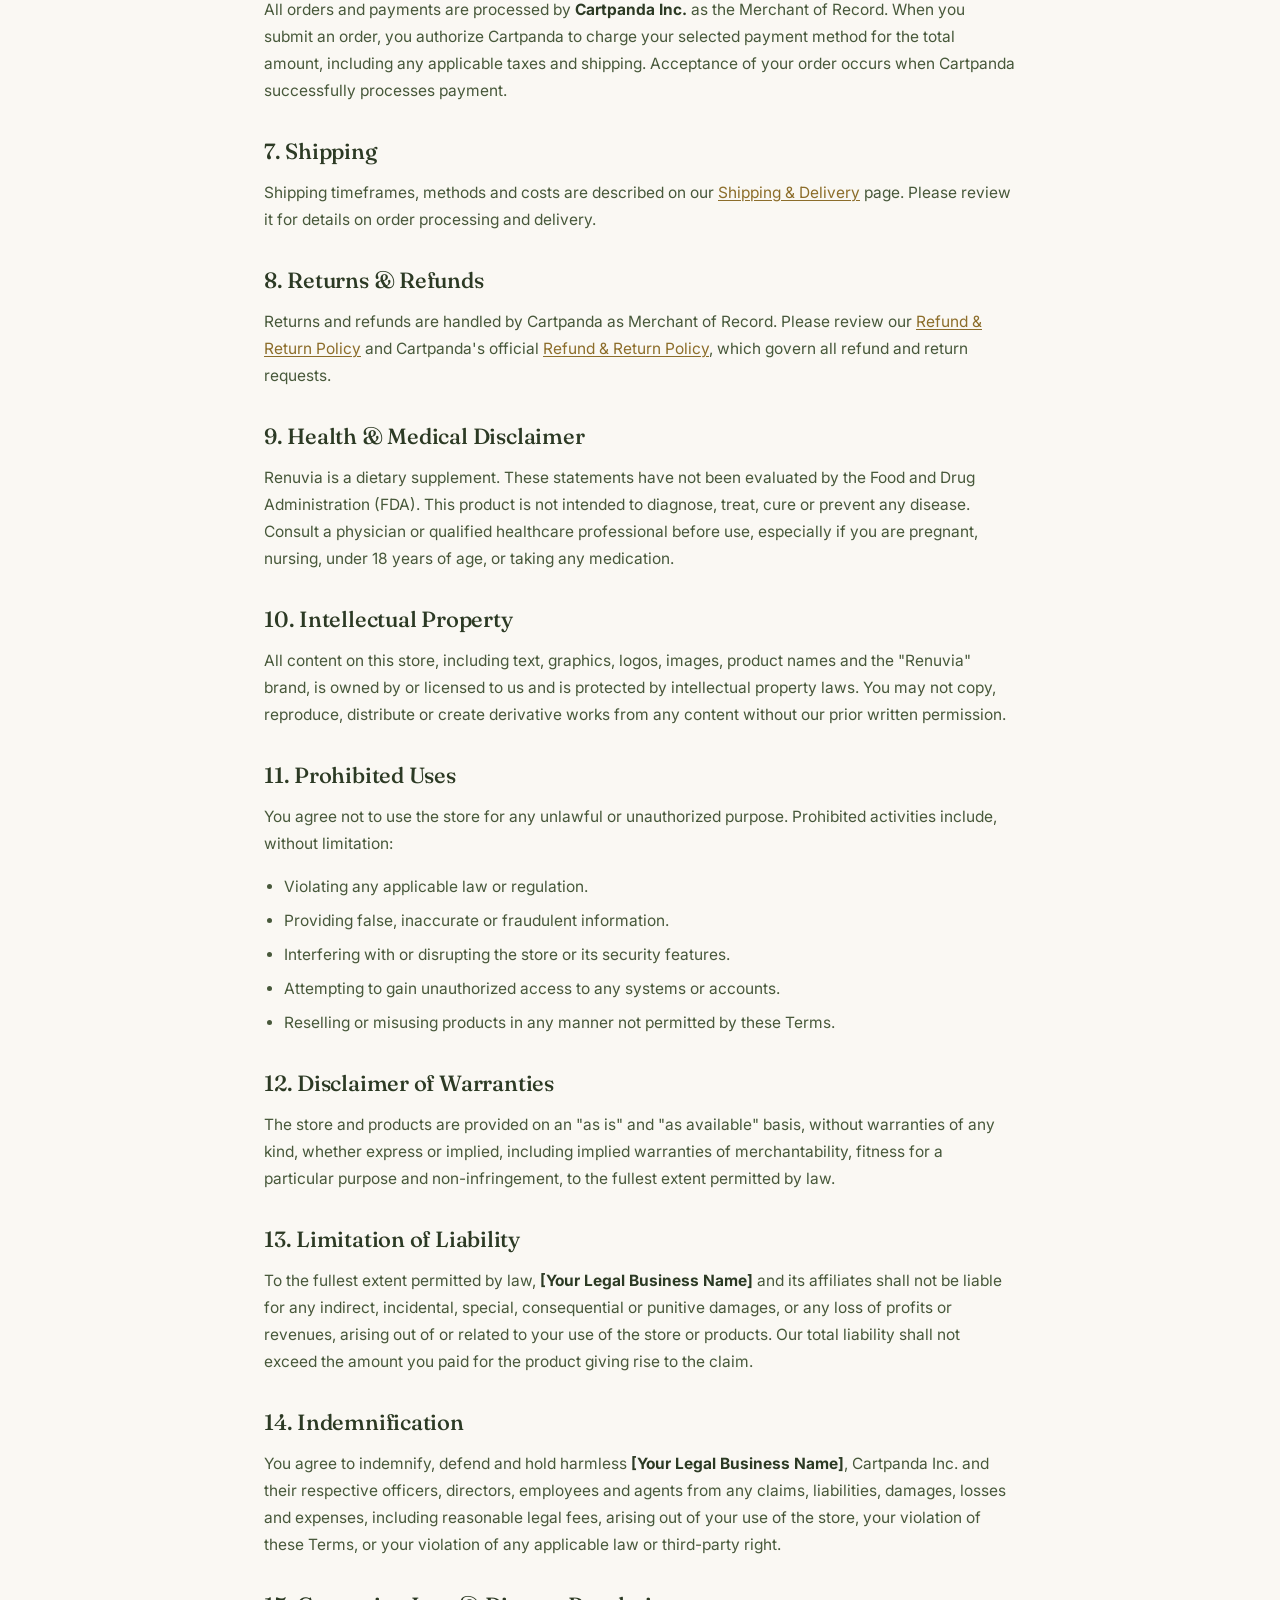
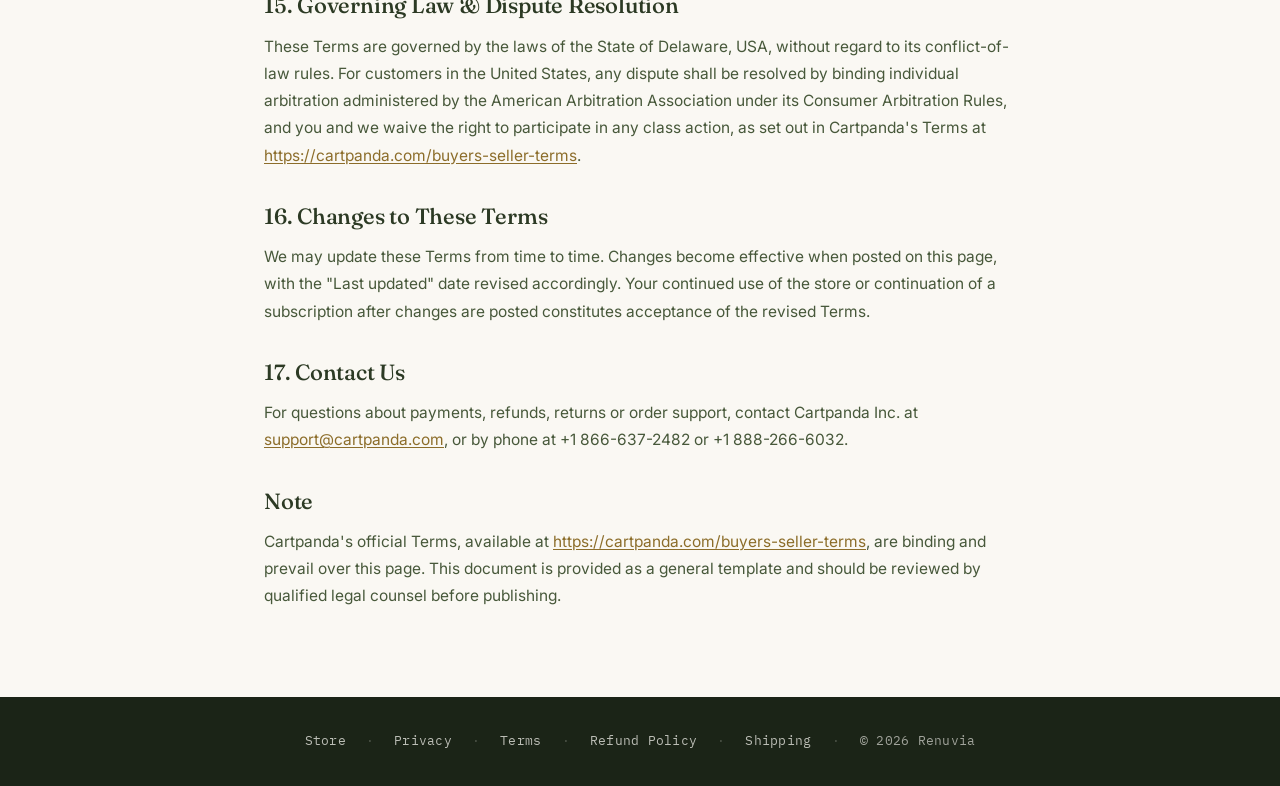
<file: lgl/terms.html>
<!doctype html>
<html lang="en">
<head>
<meta charset="utf-8">
<meta name="viewport" content="width=device-width, initial-scale=1">
<title>Terms of Service — Renuvia</title>
<link rel="icon" type="image/svg+xml" href="../assets/img/favicon.svg">
<link rel="preconnect" href="https://fonts.googleapis.com">
<link rel="preconnect" href="https://fonts.gstatic.com" crossorigin>
<link href="https://fonts.googleapis.com/css2?family=Fraunces:ital,opsz,wght@0,9..144,400;0,9..144,500;0,9..144,600;1,9..144,400&family=Inter:wght@400;500;600;700&family=IBM+Plex+Mono:wght@400;500;600&display=swap" rel="stylesheet">
<link rel="stylesheet" href="../css/styles.css">
</head>
<body>
<header class="legal-header"><div class="wrap">
  <a class="brand" href="../index.html"><img class="mark" src="../assets/img/favicon.svg" alt="Renuvia logo" width="34" height="34"><b>Renuvia</b></a>
  <a class="legal-back" href="../index.html">&larr; Back to store</a>
</div></header>

<main class="legal">
  <p class="eyebrow">Legal</p>
  <h1>Terms of Service</h1>
  <p class="updated">Last updated: July 9, 2026</p>
  <div class="disclaimer-note"><strong>Cartpanda Inc.</strong> is the Merchant of Record for all purchases made through this store (Cartpanda Inc., 555 Republic Dr, Plano, Texas 75074, USA). All transactions, payments, refunds, returns and customer support are handled by Cartpanda under its official policies, which are binding and prevail over this page: <a href="https://cartpanda.com/buyers-seller-terms" target="_blank" rel="noopener">Terms &amp; Conditions</a>, <a href="https://cartpanda.com/refund-and-return-policy" target="_blank" rel="noopener">Refund &amp; Return Policy</a> and <a href="https://cartpanda.com/privacy-policy" target="_blank" rel="noopener">Privacy Policy</a>. Customer support: <a href="mailto:support@cartpanda.com">support@cartpanda.com</a>.</div>

  <h2>1. Agreement to Terms</h2>
  <p>These Terms of Service ("Terms") govern your access to and use of the Renuvia online store and your purchase of the Renuvia dietary supplement. By accessing the store, placing an order, or subscribing, you agree to be bound by these Terms. If you do not agree, please do not use the store or place an order.</p>
  <p>All purchases are completed through <strong>Cartpanda Inc.</strong> as the Merchant of Record. Cartpanda's official terms, available at <a href="https://cartpanda.com/buyers-seller-terms" target="_blank" rel="noopener">https://cartpanda.com/buyers-seller-terms</a>, govern the transaction and, in the event of any conflict, prevail over these Terms.</p>

  <h2>2. Who We Are &amp; Merchant of Record</h2>
  <p>The store "Renuvia" is operated by <strong>[Your Legal Business Name]</strong>, the provider and supplier of the product. <strong>Cartpanda Inc.</strong> acts as the Merchant of Record: at the completion of your order, Cartpanda purchases the product and resells it to you as the buyer. Cartpanda is responsible for processing payment, and for handling refunds, returns and customer support in accordance with its official policies.</p>

  <h2>3. Eligibility</h2>
  <p>You must be at least 18 years of age and able to form a legally binding contract to purchase from this store. By placing an order, you represent and warrant that you meet these requirements.</p>

  <h2>4. Products, Descriptions &amp; Pricing</h2>
  <p>We strive to describe our products and display pricing accurately. However, product descriptions, availability and prices may change at any time without notice, and errors may occur. We reserve the right to correct any errors and to cancel or refuse any order affected by an inaccuracy, including after an order has been submitted.</p>

  <h2>5. Subscriptions &amp; Recurring Billing</h2>
  <p>If you enroll in our "Subscribe &amp; Save" program, you authorize recurring charges to the payment card on file. The subscription bills automatically on a monthly basis at approximately 10% off the one-time purchase price, until you cancel.</p>
  <ul>
    <li>You may cancel your subscription at any time.</li>
    <li>To avoid the next charge, you must cancel at least 3 business days before your next scheduled billing date.</li>
    <li>Charges already processed are handled by Cartpanda as Merchant of Record in accordance with its Refund &amp; Return Policy.</li>
  </ul>

  <h2>6. Orders &amp; Payment</h2>
  <p>All orders and payments are processed by <strong>Cartpanda Inc.</strong> as the Merchant of Record. When you submit an order, you authorize Cartpanda to charge your selected payment method for the total amount, including any applicable taxes and shipping. Acceptance of your order occurs when Cartpanda successfully processes payment.</p>

  <h2>7. Shipping</h2>
  <p>Shipping timeframes, methods and costs are described on our <a href="shipping.html">Shipping &amp; Delivery</a> page. Please review it for details on order processing and delivery.</p>

  <h2>8. Returns &amp; Refunds</h2>
  <p>Returns and refunds are handled by Cartpanda as Merchant of Record. Please review our <a href="refund-policy.html">Refund &amp; Return Policy</a> and Cartpanda's official <a href="https://cartpanda.com/refund-and-return-policy" target="_blank" rel="noopener">Refund &amp; Return Policy</a>, which govern all refund and return requests.</p>

  <h2>9. Health &amp; Medical Disclaimer</h2>
  <p>Renuvia is a dietary supplement. These statements have not been evaluated by the Food and Drug Administration (FDA). This product is not intended to diagnose, treat, cure or prevent any disease. Consult a physician or qualified healthcare professional before use, especially if you are pregnant, nursing, under 18 years of age, or taking any medication.</p>

  <h2>10. Intellectual Property</h2>
  <p>All content on this store, including text, graphics, logos, images, product names and the "Renuvia" brand, is owned by or licensed to us and is protected by intellectual property laws. You may not copy, reproduce, distribute or create derivative works from any content without our prior written permission.</p>

  <h2>11. Prohibited Uses</h2>
  <p>You agree not to use the store for any unlawful or unauthorized purpose. Prohibited activities include, without limitation:</p>
  <ul>
    <li>Violating any applicable law or regulation.</li>
    <li>Providing false, inaccurate or fraudulent information.</li>
    <li>Interfering with or disrupting the store or its security features.</li>
    <li>Attempting to gain unauthorized access to any systems or accounts.</li>
    <li>Reselling or misusing products in any manner not permitted by these Terms.</li>
  </ul>

  <h2>12. Disclaimer of Warranties</h2>
  <p>The store and products are provided on an "as is" and "as available" basis, without warranties of any kind, whether express or implied, including implied warranties of merchantability, fitness for a particular purpose and non-infringement, to the fullest extent permitted by law.</p>

  <h2>13. Limitation of Liability</h2>
  <p>To the fullest extent permitted by law, <strong>[Your Legal Business Name]</strong> and its affiliates shall not be liable for any indirect, incidental, special, consequential or punitive damages, or any loss of profits or revenues, arising out of or related to your use of the store or products. Our total liability shall not exceed the amount you paid for the product giving rise to the claim.</p>

  <h2>14. Indemnification</h2>
  <p>You agree to indemnify, defend and hold harmless <strong>[Your Legal Business Name]</strong>, Cartpanda Inc. and their respective officers, directors, employees and agents from any claims, liabilities, damages, losses and expenses, including reasonable legal fees, arising out of your use of the store, your violation of these Terms, or your violation of any applicable law or third-party right.</p>

  <h2>15. Governing Law &amp; Dispute Resolution</h2>
  <p>These Terms are governed by the laws of the State of Delaware, USA, without regard to its conflict-of-law rules. For customers in the United States, any dispute shall be resolved by binding individual arbitration administered by the American Arbitration Association under its Consumer Arbitration Rules, and you and we waive the right to participate in any class action, as set out in Cartpanda's Terms at <a href="https://cartpanda.com/buyers-seller-terms" target="_blank" rel="noopener">https://cartpanda.com/buyers-seller-terms</a>.</p>

  <h2>16. Changes to These Terms</h2>
  <p>We may update these Terms from time to time. Changes become effective when posted on this page, with the "Last updated" date revised accordingly. Your continued use of the store or continuation of a subscription after changes are posted constitutes acceptance of the revised Terms.</p>

  <h2>17. Contact Us</h2>
  <p>For questions about payments, refunds, returns or order support, contact Cartpanda Inc. at <a href="mailto:support@cartpanda.com">support@cartpanda.com</a>, or by phone at +1 866-637-2482 or +1 888-266-6032.</p>

  <h2>Note</h2>
  <p>Cartpanda's official Terms, available at <a href="https://cartpanda.com/buyers-seller-terms" target="_blank" rel="noopener">https://cartpanda.com/buyers-seller-terms</a>, are binding and prevail over this page. This document is provided as a general template and should be reviewed by qualified legal counsel before publishing.</p>

</main>

<footer class="legal-footer"><div class="wrap">
  <a href="../index.html">Store</a><span class="sep">&middot;</span>
  <a href="privacy.html">Privacy</a><span class="sep">&middot;</span>
  <a href="terms.html">Terms</a><span class="sep">&middot;</span>
  <a href="refund-policy.html">Refund Policy</a><span class="sep">&middot;</span>
  <a href="shipping.html">Shipping</a><span class="sep">&middot;</span>
  <span>&copy; 2026 Renuvia</span>
</div></footer>
</body>
</html>
</file>
<file: assets/css/styles.css>
:root {
  --ink: #2C3A24;
  --ink-2: #47583A;
  --azure: #C2A24F;
  --azure-deep: #8C6D2A;
  --paper: #FAF8F3;
  --champagne: #EBDCCB;
  --champagne-2: #F3EADF;
  --clay: #B4825E;
  --line: rgba(44, 58, 36, .14);
  --line-soft: rgba(44, 58, 36, .08);
  --shadow: 0 30px 60px -35px rgba(44, 58, 36, .5);
  --serif: "Fraunces", Georgia, serif;
  --sans: "Inter", system-ui, sans-serif;
  --mono: "IBM Plex Mono", ui-monospace, monospace;
  --maxw: 1180px;
}

* {
  box-sizing: border-box
}

html {
  scroll-behavior: smooth
}

body {
  margin: 0;
  font-family: var(--sans);
  color: var(--ink);
  background: var(--paper);
  font-size: 16px;
  line-height: 1.6;
  -webkit-font-smoothing: antialiased;
}

img {
  max-width: 100%;
  display: block
}

a {
  color: inherit;
  text-decoration: none
}

h1,
h2,
h3 {
  margin: 0;
  font-family: var(--serif);
  font-weight: 500;
  line-height: 1.05;
  letter-spacing: -.01em
}

.wrap {
  max-width: var(--maxw);
  margin: 0 auto;
  padding: 0 24px
}

.eyebrow {
  font-family: var(--mono);
  font-size: 12px;
  letter-spacing: .22em;
  text-transform: uppercase;
  color: var(--azure-deep);
  font-weight: 500;
}

.btn {
  display: inline-flex;
  align-items: center;
  justify-content: center;
  gap: .5em;
  font-family: var(--sans);
  font-weight: 600;
  font-size: 15px;
  padding: 15px 30px;
  border-radius: 100px;
  border: 1px solid var(--ink);
  background: var(--ink);
  color: var(--paper);
  cursor: pointer;
  transition: background .25s ease, transform .18s ease, box-shadow .25s ease;
}

.btn:hover {
  background: var(--ink-2);
  transform: translateY(-2px);
  box-shadow: 0 12px 26px -12px rgba(44, 58, 36, .55)
}

.btn:active {
  transform: translateY(-1px) scale(.99)
}

.btn--ghost {
  background: transparent;
  color: var(--ink)
}

.btn--ghost:hover {
  background: var(--ink);
  color: var(--paper)
}

.btn--block {
  width: 100%;
  padding: 17px
}

/* ---------- scroll reveal (fade + rise); applied via main.js, respects reduced-motion ---------- */
.reveal {
  opacity: 0;
  transform: translateY(18px);
  transition: opacity .6s ease, transform .6s cubic-bezier(.22, .61, .36, 1)
}

.reveal.is-in {
  opacity: 1;
  transform: none
}

@media(prefers-reduced-motion:reduce) {
  .reveal {
    opacity: 1;
    transform: none;
    transition: none
  }
}

/* ---------- announcement ---------- */
.announce {
  background: var(--ink);
  color: var(--paper);
  text-align: center;
  font-family: var(--mono);
  font-size: 12px;
  letter-spacing: .14em;
  text-transform: uppercase;
  padding: 9px 16px;
}

/* ---------- header ---------- */
header {
  position: sticky;
  top: 0;
  z-index: 50;
  background: rgba(250, 248, 243, .85);
  backdrop-filter: saturate(140%) blur(12px);
  border-bottom: 1px solid var(--line-soft);
  transition: box-shadow .3s ease, background .3s ease;
}

header.scrolled {
  background: rgba(250, 248, 243, .94);
  box-shadow: 0 10px 30px -16px rgba(44, 58, 36, .42)
}

.nav {
  display: flex;
  align-items: center;
  justify-content: space-between;
  height: 70px
}

.brand {
  display: flex;
  align-items: center;
  gap: 11px;
  font-weight: 700;
  letter-spacing: .02em
}

.brand .mark {
  width: 34px;
  height: 34px;
  border-radius: 50%;
  background: var(--ink);
  color: var(--paper);
  display: grid;
  place-items: center;
  font-family: var(--serif);
  font-size: 19px;
  font-weight: 600;
  position: relative;
  overflow: hidden;
  object-fit: cover;
}

img.mark {
  display: block
}

.brand .mark::after {
  content: "";
  position: absolute;
  right: 5px;
  top: 5px;
  bottom: 5px;
  width: 4px;
  background: linear-gradient(var(--azure), transparent);
  border-radius: 4px;
  opacity: .85;
}

.brand b {
  font-size: 16px
}

.brand span {
  color: var(--azure-deep)
}

.nav-links {
  display: flex;
  gap: 30px;
  font-size: 14px;
  font-weight: 500
}

.nav-links a {
  color: var(--ink-2);
  transition: color .2s
}

.nav-links a:hover {
  color: var(--azure-deep)
}

.nav-cta {
  display: flex;
  align-items: center;
  gap: 18px
}

.nav-cta .cart {
  font-family: var(--mono);
  font-size: 13px;
  letter-spacing: .05em
}

@media (max-width:600px) {
  .nav {
    gap: 12px;
    height: 64px
  }

  .brand {
    gap: 9px;
    min-width: 0
  }

  .brand b {
    font-size: 15px;
    white-space: nowrap
  }

  .nav-cta {
    gap: 12px
  }

  .nav-cta .cart {
    white-space: nowrap;
    font-size: 12px
  }

  .nav-cta .btn {
    padding: 10px 18px !important;
    font-size: 14px
  }

  .announce {
    font-size: 10.5px;
    letter-spacing: .08em;
    padding: 8px 14px;
    line-height: 1.45
  }

  .price-row {
    flex-wrap: wrap;
    row-gap: 2px
  }

  .price-row small {
    flex-basis: 100%
  }

  .wrap {
    padding: 0 18px
  }

  .buybox {
    padding: 16px
  }

  .opt {
    padding: 13px 13px;
    gap: 11px
  }

  .opt-end {
    gap: 6px
  }

  .opt-detail li {
    font-size: 12.5px
  }

  .opt .p b {
    font-size: 18px
  }
}

@media (max-width:360px) {
  .brand b {
    font-size: 14px
  }

  .nav-cta .cart {
    display: none
  }

  .nav-cta .btn {
    padding: 9px 15px !important
  }
}

.burger {
  display: none;
  flex-direction: column;
  gap: 5px;
  background: none;
  border: 0;
  cursor: pointer;
  padding: 6px
}

.burger span {
  width: 22px;
  height: 2px;
  background: var(--ink);
  display: block
}

/* ---------- hero ---------- */
.hero {
  padding: 44px 0 64px
}

.hero-grid {
  display: grid;
  grid-template-columns: 1.05fr 1fr;
  gap: 56px;
  align-items: stretch
}

.hero-media {
  position: relative;
  border-radius: 22px;
  overflow: hidden;
  background:
    radial-gradient(120% 90% at 30% 15%, var(--champagne-2), var(--champagne) 70%);
  aspect-ratio: 1/1;
  display: grid;
  place-items: center;
  box-shadow: var(--shadow);
}

.hero-media img {
  width: 82%;
  filter: drop-shadow(0 40px 40px rgba(44, 58, 36, .22))
}

.hero-media .tag {
  position: absolute;
  left: 22px;
  top: 22px;
  font-family: var(--mono);
  font-size: 11px;
  letter-spacing: .16em;
  text-transform: uppercase;
  background: var(--ink);
  color: var(--paper);
  padding: 7px 13px;
  border-radius: 100px;
}

/* ---------- product carousel ---------- */
.hero-figure {
  display: flex;
  flex-direction: column;
  justify-content: center;
  gap: 14px
}

/* two-column layout: image area grows to match the buy-column height
     so the right side never appears taller than the images */
@media(min-width:961px) {
  .hero-media {
    aspect-ratio: 1/1
  }
}

.hero-media .tag {
  z-index: 4
}

.carousel-track {
  position: absolute;
  inset: 0
}

.carousel-slide {
  position: absolute;
  inset: 0;
  display: grid;
  place-items: center;
  opacity: 0;
  transition: opacity .5s ease;
  pointer-events: none
}

.carousel-slide.is-active {
  opacity: 1;
  pointer-events: auto
}

.hero-media .carousel-slide--full img {
  width: 100%;
  height: 100%;
  object-fit: cover;
  display: block;
  filter: none
}

.hero-media .carousel-slide--product img {
  width: 82%;
  height: auto;
  filter: drop-shadow(0 40px 40px rgba(44, 58, 36, .22))
}

.carousel-arrow {
  position: absolute;
  top: 50%;
  transform: translateY(-50%);
  z-index: 5;
  width: 42px;
  height: 42px;
  border-radius: 50%;
  border: 0;
  cursor: pointer;
  display: grid;
  place-items: center;
  font-family: var(--sans);
  font-size: 24px;
  line-height: 1;
  padding-bottom: 2px;
  background: rgba(250, 248, 243, .86);
  color: var(--ink);
  box-shadow: 0 8px 20px -8px rgba(44, 58, 36, .45);
  backdrop-filter: blur(6px);
  transition: background .2s ease, transform .1s ease
}

.carousel-arrow:hover {
  background: var(--paper)
}

.carousel-arrow:active {
  transform: translateY(-50%) scale(.93)
}

.carousel-prev {
  left: 16px
}

.carousel-next {
  right: 16px
}

.carousel-thumbs {
  display: flex;
  gap: 12px
}

.carousel-thumb {
  flex: 1;
  aspect-ratio: 1/1;
  padding: 0;
  border-radius: 14px;
  overflow: hidden;
  cursor: pointer;
  border: 2px solid var(--line-soft);
  background: radial-gradient(120% 90% at 30% 15%, var(--champagne-2), var(--champagne) 75%);
  transition: border-color .2s ease, transform .12s ease
}

.carousel-thumb.is-active {
  border-color: var(--azure)
}

.carousel-thumb:hover {
  transform: translateY(-2px)
}

.carousel-thumb--full img {
  width: 100%;
  height: 100%;
  object-fit: cover;
  display: block
}

.carousel-thumb--product {
  display: grid;
  place-items: center
}

.carousel-thumb--product img {
  width: 76%;
  height: auto;
  display: block
}

.carousel {
  position: absolute;
  inset: 0;
  z-index: 1
}

.car-track {
  display: flex;
  height: 100%;
  transition: transform .5s cubic-bezier(.4, 0, .2, 1)
}

.slide {
  min-width: 100%;
  height: 100%;
  display: grid;
  place-items: center
}

.slide-ph {
  width: 80%;
  height: 80%;
  border-radius: 16px;
  border: 1.5px dashed rgba(44, 58, 36, .28);
  display: grid;
  place-items: center;
  align-content: center;
  gap: 12px;
  text-align: center;
  padding: 16px;
  color: var(--ink-2);
  background: rgba(250, 248, 243, .4)
}

.slide-ph svg {
  width: 38px;
  height: 38px;
  stroke: var(--azure-deep);
  opacity: .8
}

.slide-ph b {
  font-family: var(--serif);
  font-weight: 500;
  font-size: 19px;
  color: var(--ink)
}

.slide-ph span {
  font-family: var(--mono);
  font-size: 11px;
  letter-spacing: .14em;
  text-transform: uppercase
}

.car-arrow {
  position: absolute;
  top: 50%;
  transform: translateY(-50%);
  z-index: 3;
  cursor: pointer;
  width: 44px;
  height: 44px;
  border-radius: 50%;
  background: rgba(250, 248, 243, .92);
  border: 1px solid rgba(44, 58, 36, .15);
  color: var(--ink);
  display: grid;
  place-items: center;
  -webkit-backdrop-filter: blur(4px);
  backdrop-filter: blur(4px);
  transition: background .2s ease, transform .1s ease
}

.car-arrow svg {
  width: 20px;
  height: 20px
}

.car-arrow:hover {
  background: var(--paper)
}

.car-arrow:active {
  transform: translateY(-50%) scale(.94)
}

.car-prev {
  left: 14px
}

.car-next {
  right: 14px
}

.hero-thumbs {
  display: flex;
  gap: 10px;
  flex-wrap: wrap
}

.thumb {
  width: 66px;
  height: 66px;
  border-radius: 13px;
  overflow: hidden;
  padding: 0;
  cursor: pointer;
  background: radial-gradient(120% 90% at 30% 15%, var(--champagne-2), var(--champagne) 70%);
  border: 2px solid transparent;
  display: grid;
  place-items: center;
  transition: border-color .2s ease, transform .1s ease
}

.thumb img {
  width: 74%
}

.thumb .thumb-ph {
  display: grid;
  place-items: center;
  width: 100%;
  height: 100%;
  color: var(--azure-deep)
}

.thumb .thumb-ph svg {
  width: 20px;
  height: 20px;
  stroke: currentColor;
  opacity: .7
}

.thumb.is-active {
  border-color: var(--azure-deep)
}

.thumb:hover {
  transform: translateY(-2px)
}

.keywords {
  font-family: var(--mono);
  font-size: 12.5px;
  letter-spacing: .18em;
  text-transform: uppercase;
  color: var(--azure-deep);
  margin-bottom: 16px
}

.hero h1 {
  font-size: clamp(44px, 6vw, 72px);
  margin-bottom: 8px;
  font-weight: 400;
  letter-spacing: .005em;
  font-optical-sizing: auto;
  font-variation-settings: "opsz" 144
}

.hero h1 em {
  font-style: italic;
  color: var(--azure-deep);
  font-weight: 400
}

.hero .lede {
  font-size: 17.5px;
  color: var(--ink-2);
  max-width: 44ch;
  margin: 14px 0 20px
}

.stars {
  display: flex;
  align-items: center;
  gap: 10px;
  margin-bottom: 14px;
  font-size: 14px;
  color: var(--ink-2)
}

.stars .s {
  color: var(--azure);
  letter-spacing: 2px;
  font-size: 16px
}

.reviews-link {
  color: inherit;
  cursor: pointer;
  text-decoration: underline;
  text-underline-offset: 2px;
  text-decoration-color: var(--line);
  transition: color .2s ease, text-decoration-color .2s ease
}

.reviews-link:hover {
  color: var(--azure-deep);
  text-decoration-color: var(--azure-deep)
}

/* ---------- scarcity bar ---------- */
.scarcity {
  display: flex;
  align-items: center;
  gap: 14px;
  border: 1px solid var(--line);
  border-radius: 100px;
  background: #fff;
  padding: 11px 20px;
  margin-bottom: 22px;
  box-shadow: 0 12px 26px -22px rgba(44, 58, 36, .55);
}

.scarcity-track {
  flex: 1;
  height: 10px;
  border-radius: 100px;
  background: var(--champagne-2);
  overflow: hidden
}

.scarcity-fill {
  height: 100%;
  width: 93%;
  border-radius: 100px;
  background: linear-gradient(90deg, #c0392b, #e05540);
  animation: scarcityGrow 1.2s cubic-bezier(.4, 0, .2, 1) both
}

@keyframes scarcityGrow {
  from {
    width: 0
  }

  to {
    width: 93%
  }
}

.scarcity-label {
  font-family: var(--mono);
  font-size: 13px;
  font-weight: 600;
  color: #c0392b;
  white-space: nowrap;
  letter-spacing: .02em
}

/* ---------- buy box ---------- */
.buybox {
  border: 1px solid var(--line);
  border-radius: 18px;
  background: #fff;
  padding: 22px;
  box-shadow: 0 20px 40px -34px rgba(44, 58, 36, .4);
}

.price-row {
  display: flex;
  align-items: baseline;
  gap: 10px;
  margin-bottom: 16px
}

.price {
  font-family: var(--serif);
  font-size: 30px;
  font-weight: 600
}

.price small {
  font-family: var(--mono);
  font-size: 12px;
  color: var(--ink-2);
  font-weight: 400
}

.opt {
  display: flex;
  gap: 14px;
  border: 1px solid var(--line);
  border-radius: 12px;
  padding: 14px 16px;
  cursor: pointer;
  margin-bottom: 10px;
  position: relative;
  transition: border-color .2s, background .2s;
}

.opt:hover {
  border-color: var(--ink-2)
}

.opt.is-active {
  border-color: var(--azure-deep);
  background: linear-gradient(0deg, rgba(194, 162, 79, .05), rgba(194, 162, 79, .05))
}

.opt .radio {
  width: 18px;
  height: 18px;
  border-radius: 50%;
  border: 1.5px solid var(--ink-2);
  flex: 0 0 auto;
  margin-top: 2px;
  position: relative
}

.opt.is-active .radio {
  border-color: var(--azure-deep)
}

.opt.is-active .radio::after {
  content: "";
  position: absolute;
  inset: 3px;
  border-radius: 50%;
  background: var(--azure-deep)
}

.opt>span:not([class]) {
  flex: 1;
  min-width: 0
}

.opt .label {
  font-weight: 600;
  display: block
}

.opt .sub {
  font-size: 13px;
  color: var(--ink-2);
  display: block;
  margin-top: 2px
}

.opt-end {
  margin-left: auto;
  flex: 0 0 auto;
  display: flex;
  flex-direction: row;
  align-items: flex-start;
  justify-content: flex-end;
  gap: 8px;
  text-align: right
}

.opt-end .badge {
  margin-top: 2px
}

.opt .badge {
  font-family: var(--mono);
  font-size: 11px;
  white-space: nowrap;
  letter-spacing: .08em;
  background: var(--champagne);
  color: var(--ink);
  padding: 4px 9px;
  border-radius: 100px;
}

.opt .p {
  margin-left: auto;
  text-align: right
}

.opt .p b {
  font-weight: 600;
  font-size: 19px;
  line-height: 1.05;
  display: block
}

.opt .p s {
  color: var(--ink-2);
  font-size: 13px;
  display: block;
  margin-bottom: 2px
}

.assure {
  display: flex;
  flex-wrap: wrap;
  justify-content: center;
  gap: 6px 18px;
  margin-top: 16px;
  font-size: 12.5px;
  color: var(--ink-2)
}

.assure span {
  display: inline-flex;
  align-items: center;
  gap: 6px
}

.assure svg {
  width: 14px;
  height: 14px;
  color: var(--azure-deep)
}

.mor-note {
  margin: 12px 0 0;
  text-align: center;
  font-size: 11.5px;
  line-height: 1.5;
  color: var(--ink-2)
}

.mor-note a {
  color: var(--azure-deep);
  text-decoration: underline;
  text-underline-offset: 2px
}

/* ---------- trust strip ---------- */
.trust {
  background: var(--ink);
  color: var(--paper)
}

.trust .wrap {
  display: flex;
  flex-wrap: wrap;
  justify-content: center;
  gap: 18px 40px;
  padding: 20px 24px;
  font-family: var(--mono);
  font-size: 12.5px;
  letter-spacing: .16em;
  text-transform: uppercase
}

.trust b {
  color: var(--paper);
  font-weight: 500
}

.trust .dot {
  opacity: .4
}

/* ---------- section divider bands ---------- */
.divband {
  background: var(--ink);
  color: var(--paper)
}

.divband .wrap {
  display: flex;
  align-items: center;
  justify-content: center;
  padding: 17px 24px
}

.divband .cap {
  font-family: var(--mono);
  font-size: 12px;
  letter-spacing: .22em;
  text-transform: uppercase;
  color: var(--paper);
  display: inline-flex;
  align-items: center
}

.divband .cap::before,
.divband .cap::after {
  content: "";
  width: 28px;
  height: 1px;
  background: var(--azure);
  margin: 0 16px;
  opacity: .85
}

/* ---------- section base ---------- */
section {
  scroll-margin-top: 80px
}

.sec {
  padding: 46px 0 84px
}

.sec-head {
  max-width: 640px;
  margin-bottom: 44px
}

.sec-head h2 {
  font-size: clamp(30px, 4.4vw, 46px);
  margin: 12px 0
}

.sec-head p {
  color: var(--ink-2);
  font-size: 17px
}

.sec-head em {
  font-style: italic;
  color: var(--azure-deep);
  font-weight: 400
}

/* ---------- benefits: how collagen types support the body ---------- */
.b5 {
  background: radial-gradient(120% 80% at 50% 0%, var(--champagne-2), var(--paper) 68%)
}

.b5 .sec-head {
  max-width: 720px;
  margin-left: auto;
  margin-right: auto;
  text-align: center
}

.b5-grid {
  display: grid;
  grid-template-columns: 1fr minmax(300px, 500px) 1fr;
  gap: 22px;
  align-items: center;
  margin-top: 8px
}

.b5-col {
  display: grid;
  gap: 24px;
  align-content: center
}

.b5-media {
  position: relative
}

.b5-media::before {
  content: "";
  position: absolute;
  inset: 6% 6% 4%;
  border-radius: 50%;
  background: radial-gradient(closest-side, rgba(194, 162, 79, .16), transparent 72%);
  filter: blur(6px);
  z-index: 0
}

.b5-media img {
  position: relative;
  z-index: 1;
  width: 100%;
  height: auto;
  display: block;
  filter: drop-shadow(0 30px 44px rgba(44, 58, 36, .20))
}

.b5-card {
  background: #fff;
  border: 1px solid var(--line-soft);
  border-radius: 18px;
  padding: 22px 20px;
  text-align: center;
  box-shadow: 0 26px 52px -40px rgba(44, 58, 36, .55);
  transition: transform .25s ease, box-shadow .25s ease, border-color .25s ease
}

.b5-card:hover {
  transform: translateY(-5px);
  box-shadow: 0 30px 50px -28px rgba(44, 58, 36, .4);
  border-color: var(--line)
}

.b5-card h3 {
  font-family: var(--sans);
  font-weight: 700;
  font-size: 15px;
  letter-spacing: .05em;
  text-transform: uppercase;
  color: var(--ink);
  margin: 0 0 7px
}

.b5-card .types {
  font-family: var(--mono);
  font-weight: 600;
  font-size: 11.5px;
  letter-spacing: .1em;
  text-transform: uppercase;
  color: var(--azure);
  margin: 0 0 8px
}

.b5-card p {
  color: var(--ink-2);
  font-size: 14px;
  line-height: 1.5;
  margin: 0
}

/* ---------- transformation timeline ---------- */
.timeline .sec-head {
  max-width: 840px;
  margin: 0 auto 20px;
  text-align: center
}

.tl-chart {
  max-width: 920px;
  margin: 0 auto
}

.tl-chart svg {
  width: 100%;
  height: auto;
  display: block;
  overflow: visible
}

.tl-axis {
  stroke: var(--ink);
  stroke-width: 2.5;
  fill: none;
  stroke-linecap: round
}

.tl-tickmark {
  stroke: var(--ink);
  stroke-width: 2
}

.tl-arrow {
  fill: var(--ink)
}

.tl-grid {
  stroke: rgba(44, 58, 36, .07);
  stroke-width: 1
}

.tl-line {
  fill: none;
  stroke: var(--ink);
  stroke-width: 3.5;
  stroke-linecap: round;
  stroke-linejoin: round;
  stroke-dasharray: 1;
  stroke-dashoffset: 1
}

.tl-node-c {
  fill: var(--ink)
}

.tl-node-t {
  fill: #fff;
  font-family: var(--sans);
  font-weight: 800;
  text-anchor: middle
}

.tl-node-d {
  fill: #fff;
  font-family: var(--sans);
  font-weight: 700;
  text-anchor: middle;
  letter-spacing: .06em
}

.tl-cap {
  fill: var(--ink-2);
  font-family: var(--sans);
  font-size: 16px
}

.tl-axis-label {
  fill: var(--ink);
  font-family: var(--sans);
  font-weight: 700;
  letter-spacing: .1em
}

.tl-tick {
  fill: var(--ink-2);
  font-family: var(--sans);
  font-size: 14px;
  text-anchor: middle
}

.tl-foot {
  max-width: 640px;
  margin: 18px auto 0;
  text-align: center;
  color: var(--ink-2);
  font-size: 12.5px;
  opacity: .75
}

.tl-node,
.tl-endarrow {
  opacity: 0
}

.tl-node {
  transform: scale(.3);
  transform-box: fill-box;
  transform-origin: center
}

.tl-cap {
  opacity: 0;
  transform: translateY(10px)
}

.is-in .tl-line {
  animation: tlDraw 1.7s ease forwards
}

.is-in .tl-node {
  animation: tlPop .55s cubic-bezier(.2, .8, .3, 1.5) forwards
}

.is-in .tl-endarrow {
  animation: tlFade .5s ease forwards;
  animation-delay: 1.55s
}

.is-in .tl-cap {
  animation: tlFade .6s ease forwards
}

.is-in .n1 {
  animation-delay: .85s
}

.is-in .n2 {
  animation-delay: 1.15s
}

.is-in .n3 {
  animation-delay: 1.45s
}

.is-in .c1 {
  animation-delay: 1s
}

.is-in .c2 {
  animation-delay: 1.3s
}

.is-in .c3 {
  animation-delay: 1.6s
}

@keyframes tlDraw {
  to {
    stroke-dashoffset: 0
  }
}

@keyframes tlPop {
  to {
    opacity: 1;
    transform: scale(1)
  }
}

@keyframes tlFade {
  to {
    opacity: 1;
    transform: translateY(0)
  }
}

@media(prefers-reduced-motion:reduce) {
  .tl-line {
    stroke-dashoffset: 0
  }

  .tl-node,
  .tl-endarrow,
  .tl-cap {
    opacity: 1;
    transform: none;
    animation: none
  }
}

@media(max-width:640px) {
  .tl-cap {
    font-size: 19px
  }

  .tl-tick {
    font-size: 17px
  }
}

@media(max-width:900px) {
  .b5-grid {
    grid-template-columns: 1fr 1fr;
    gap: 20px
  }

  .b5-col {
    display: contents
  }

  .b5-media {
    grid-column: 1/-1;
    order: -1;
    max-width: 520px;
    margin: 0 auto 10px
  }
}

@media(max-width:520px) {
  .b5-grid {
    grid-template-columns: 1fr
  }

  .b5-media {
    max-width: 100%
  }
}

/* ---------- benefits ---------- */
.benefits {
  background: var(--champagne-2)
}

.ben-grid {
  display: grid;
  grid-template-columns: repeat(3, 1fr);
  gap: 20px
}

.ben {
  background: var(--paper);
  border: 1px solid var(--line-soft);
  border-radius: 16px;
  padding: 26px 22px;
}

.ben .n {
  font-family: var(--mono);
  font-size: 12px;
  letter-spacing: .1em;
  color: var(--azure-deep)
}

.ben .ic {
  width: 40px;
  height: 40px;
  margin: 14px 0 16px;
  color: var(--ink)
}

.ben h3 {
  font-size: 22px;
  margin-bottom: 8px
}

.ben p {
  font-size: 14.5px;
  color: var(--ink-2);
  margin: 0
}

/* ---------- ingredients ---------- */
.ing-grid {
  display: grid;
  grid-template-columns: repeat(3, 1fr);
  gap: 22px
}

.ing {
  border-top: 2px solid var(--ink);
  padding-top: 18px
}

.ing .num {
  font-family: var(--mono);
  font-size: 12px;
  color: var(--azure-deep);
  letter-spacing: .08em
}

.ing h3 {
  font-size: 19px;
  margin: 8px 0 8px;
  line-height: 1.15
}

.ing p {
  font-size: 14px;
  color: var(--ink-2);
  margin: 0
}

.ing p b {
  display: block;
  color: var(--azure-deep);
  font-weight: 600;
  font-size: 12px;
  letter-spacing: .02em;
  margin-bottom: 4px
}

.ing .dose {
  font-family: var(--mono);
  font-size: 12px;
  color: var(--ink);
  margin-top: 12px;
  display: inline-block;
  border: 1px solid var(--line);
  border-radius: 100px;
  padding: 3px 10px
}

/* ---------- ingredients rectangle carousel ---------- */
.ing-carousel {
  position: relative;
  max-width: 760px;
  margin: 0 auto;
  display: flex;
  align-items: center;
  justify-content: center;
  gap: 20px
}

.ing-stage {
  position: relative;
  width: min(560px, 88vw);
  aspect-ratio: 8/5;
  flex: 0 0 auto
}

.ing-facet {
  position: absolute;
  inset: 0;
  border: 2px solid var(--ink);
  border-radius: 18px;
  background: var(--paper);
  box-shadow: 0 30px 60px -34px rgba(44, 58, 36, .45)
}

.ing-facet::before {
  content: "";
  position: absolute;
  inset: 9px;
  border-radius: 18px;
  border: 1px solid var(--line-soft)
}

.ing-slides {
  position: absolute;
  inset: 0;
  display: grid;
  place-items: center;
  border-radius: 18px;
  overflow: hidden
}

.ing-slide {
  grid-area: 1/1;
  width: 76%;
  text-align: center;
  opacity: 0;
  transition: opacity .45s ease;
  pointer-events: none
}

.ing-bg {
  position: absolute;
  inset: 0;
  background-position: center;
  background-repeat: no-repeat;
  background-size: cover;
  opacity: .4;
  z-index: 0;
  pointer-events: none
}

.ing-slide .num,
.ing-slide h3,
.ing-slide p {
  position: relative;
  z-index: 1
}

.ing-slide.is-active {
  opacity: 1;
  transform: none;
  pointer-events: auto
}

.ing-slide .num {
  font-family: var(--mono);
  font-size: 12px;
  color: var(--azure-deep);
  letter-spacing: .14em
}

.ing-slide h3 {
  font-size: clamp(19px, 2.3vw, 24px);
  margin: 12px 0 14px;
  line-height: 1.15
}

.ing-slide .why {
  display: block;
  font-family: var(--mono);
  color: var(--azure-deep);
  font-weight: 600;
  font-size: 11px;
  letter-spacing: .04em;
  text-transform: uppercase;
  margin-bottom: 7px
}

.ing-slide p {
  font-size: 14px;
  color: var(--ink-2);
  margin: 0
}

.ing-arrow {
  flex: 0 0 auto;
  width: 48px;
  height: 48px;
  border-radius: 50%;
  border: 1px solid var(--line);
  background: var(--paper);
  color: var(--ink);
  cursor: pointer;
  display: grid;
  place-items: center;
  font-size: 26px;
  line-height: 1;
  padding-bottom: 3px;
  z-index: 2;
  box-shadow: 0 8px 20px -10px rgba(44, 58, 36, .4);
  transition: background .2s ease, transform .1s ease
}

.ing-arrow:hover {
  background: var(--champagne-2)
}

.ing-arrow:active {
  transform: scale(.94)
}

.ing-dots {
  display: flex;
  justify-content: center;
  gap: 10px;
  margin-top: 30px
}

.ing-badges {
  max-width: 780px;
  margin: 44px auto 0
}

.ing-badges img {
  width: 100%;
  height: auto;
  display: block
}

.ing-dot {
  width: 9px;
  height: 9px;
  border-radius: 50%;
  border: 0;
  padding: 0;
  cursor: pointer;
  background: var(--line);
  transition: background .2s ease, transform .2s ease
}

.ing-dot.is-active {
  background: var(--azure-deep);
  transform: scale(1.25)
}

/* tighten the vertical rhythm so the carousel isn't lost in empty space */
#ingredients {
  padding-top: 38px;
  padding-bottom: 54px
}

#ingredients .sec-head {
  max-width: 640px;
  margin-left: auto;
  margin-right: auto;
  margin-bottom: 30px;
  text-align: center
}

#ingredients .ing-dots {
  margin-top: 22px
}

#ingredients .ing-badges {
  margin-top: 34px
}

/* remove the heavy double border on the card */
#ingredients .ing-facet {
  border: 0
}

#ingredients .ing-facet::before {
  display: none
}

@media(max-width:600px) {

  /* full-width, rectangular (landscape) card; arrows overlay the edges
       so they don't steal width, and the dots also navigate */
  .ing-carousel {
    gap: 0
  }

  .ing-stage {
    width: 100%;
    flex: 1 1 auto;
    min-width: 0;
    aspect-ratio: 16/10;
    min-height: 220px
  }

  .ing-arrow {
    position: absolute;
    top: 50%;
    transform: translateY(-50%);
    z-index: 3;
    width: 34px;
    height: 34px;
    font-size: 20px
  }

  .ing-prev {
    left: 6px
  }

  .ing-next {
    right: 6px
  }

  .ing-slide {
    width: 78%
  }
}

/* ---------- facts split ---------- */
.facts {
  background: var(--ink);
  color: var(--paper)
}

.facts .eyebrow {
  color: #E1CE97
}

.facts-grid {
  display: grid;
  grid-template-columns: 1fr 1fr;
  gap: 56px;
  align-items: center
}

.facts h2 {
  font-size: clamp(30px, 4.4vw, 46px);
  color: var(--paper);
  margin: 12px 0 16px
}

.facts p {
  color: rgba(250, 248, 243, .8)
}

.facts .use {
  margin-top: 26px;
  border-left: 2px solid var(--azure);
  padding: 6px 0 6px 20px;
}

.facts .use b {
  font-family: var(--mono);
  font-size: 12px;
  letter-spacing: .14em;
  text-transform: uppercase;
  color: #E1CE97;
  display: block;
  margin-bottom: 6px
}

.facts .allergen {
  margin-top: 22px;
  font-family: var(--mono);
  font-size: 12.5px;
  color: rgba(250, 248, 243, .7)
}

/* nutrition panel — the signature artifact */
.panel {
  background: var(--paper);
  color: var(--ink);
  border-radius: 12px;
  padding: 20px 22px;
  border: 2px solid var(--ink)
}

.panel .title {
  font-family: var(--serif);
  font-size: 32px;
  font-weight: 600;
  border-bottom: 9px solid var(--ink);
  padding-bottom: 2px;
  line-height: 1
}

.panel .meta {
  font-family: var(--mono);
  font-size: 12.5px;
  padding: 6px 0;
  border-bottom: 1px solid var(--ink)
}

.panel table {
  width: 100%;
  border-collapse: collapse;
  font-family: var(--mono);
  font-size: 13px
}

.panel .dv {
  text-align: right;
  font-weight: 600
}

.panel thead td {
  font-size: 11px;
  text-align: right;
  padding: 6px 0;
  border-bottom: 6px solid var(--ink)
}

.panel tbody td {
  padding: 7px 0;
  border-bottom: 1px solid var(--line)
}

.panel tbody td:first-child {
  text-align: left
}

.panel .rule-heavy td {
  border-bottom: 5px solid var(--ink)
}

.panel .blend td:first-child {
  font-weight: 600
}

.panel .note {
  font-family: var(--mono);
  font-size: 10.5px;
  color: var(--ink-2);
  margin-top: 10px;
  line-height: 1.4
}

.panel .ingredients {
  font-family: var(--mono);
  font-size: 11px;
  color: var(--ink-2);
  margin-top: 12px;
  padding-top: 12px;
  border-top: 1px solid var(--line);
  line-height: 1.5
}

/* ---------- how to use ---------- */
.steps {
  display: grid;
  grid-template-columns: repeat(3, 1fr);
  gap: 22px
}

.step {
  position: relative;
  display: grid;
  grid-template-columns: auto 1fr;
  column-gap: 16px;
  row-gap: 8px;
  align-items: center
}

.step .k {
  width: 46px;
  height: 46px;
  border-radius: 50%;
  display: grid;
  place-items: center;
  font-family: var(--serif);
  font-size: 22px;
  line-height: 1;
  color: var(--azure-deep);
  font-weight: 600;
  background: var(--champagne-2);
  border: 1px solid var(--champagne);
  box-shadow: inset 0 1px 0 rgba(255, 255, 255, .6)
}

.step h3 {
  font-size: 19px;
  margin: 0;
  align-self: center
}

.step p {
  grid-column: 2;
  color: var(--ink-2);
  font-size: 15px;
  line-height: 1.55;
  margin: 0
}

.how-grid {
  display: grid;
  grid-template-columns: 1.05fr 1fr;
  grid-template-areas: "head media" "steps media";
  column-gap: 56px;
  row-gap: 0;
  align-items: center
}

.how-grid .sec-head {
  grid-area: head
}

.how-grid .how-media {
  grid-area: media;
  align-self: center
}

.how-grid .steps {
  grid-area: steps
}

.how-media {
  border-radius: 22px;
  overflow: hidden;
  aspect-ratio: 1/1;
  box-shadow: var(--shadow)
}

.how-media img {
  width: 100%;
  height: 100%;
  object-fit: cover;
  display: block
}

.how-grid .sec-head {
  margin-bottom: 34px;
  max-width: none
}

.how-grid .steps {
  grid-template-columns: 1fr;
  gap: 26px
}

.how-grid .step {
  padding-top: 0;
  align-items: start
}

/* connecting line between the numbered steps + scroll reveal */
.how-grid .step {
  opacity: 0;
  transform: translateY(14px);
  transition: opacity .55s ease, transform .55s ease
}

.how-grid .step.is-in {
  opacity: 1;
  transform: none
}

.how-grid .step .k {
  transition: border-color .4s ease, box-shadow .4s ease
}

.how-grid .step.is-in .k {
  border-color: var(--azure);
  box-shadow: 0 0 0 4px rgba(194, 162, 79, .12)
}

/* grey track (static) */
.how-grid .step:not(:last-child)::before {
  content: "";
  position: absolute;
  left: 23px;
  top: 46px;
  width: 2px;
  height: calc(100% - 20px);
  background: var(--line);
  transform: translateX(-50%);
  z-index: 0
}

/* azure fill that draws down when the step becomes active */
.how-grid .step:not(:last-child)::after {
  content: "";
  position: absolute;
  left: 23px;
  top: 46px;
  width: 2px;
  height: 0;
  background: var(--azure-deep);
  transform: translateX(-50%);
  z-index: 1;
  transition: height .55s ease .15s
}

.how-grid .step.is-in:not(:last-child)::after {
  height: calc(100% - 20px)
}

.how-grid .step .k,
.how-grid .step h3,
.how-grid .step p {
  position: relative;
  z-index: 2
}

@media(prefers-reduced-motion:reduce) {
  .how-grid .step {
    opacity: 1;
    transform: none
  }

  .how-grid .step:not(:last-child)::after {
    height: calc(100% - 20px)
  }
}

/* ---------- standards ---------- */
.standards {
  background: var(--champagne-2)
}

.std-grid {
  display: grid;
  grid-template-columns: 1fr 1fr;
  gap: 56px;
  align-items: center
}

.std-media {
  border-radius: 18px;
  overflow: hidden;
  aspect-ratio: 1/1;
  background: radial-gradient(120% 120% at 70% 20%, var(--champagne), #dcc9b3);
  display: grid;
  place-items: center;
  box-shadow: var(--shadow)
}

.std-media .big {
  font-family: var(--serif);
  font-size: clamp(64px, 10vw, 120px);
  font-weight: 600;
  color: var(--ink);
  line-height: .9;
  text-align: center
}

.std-media .big small {
  display: block;
  font-family: var(--mono);
  font-size: 13px;
  letter-spacing: .14em;
  text-transform: uppercase;
  color: var(--ink-2);
  margin-top: 14px
}

.standards h2 {
  font-size: clamp(28px, 4vw, 42px);
  margin: 12px 0 16px
}

.standards p {
  color: var(--ink-2)
}

.standards .fine {
  font-size: 12.5px;
  color: var(--ink-2);
  margin-top: 18px
}

.std-media img {
  width: 100%;
  height: 100%;
  object-fit: cover;
  display: block
}

.std-studies {
  list-style: none;
  margin: 22px 0 0;
  padding: 0
}

.std-studies li {
  border-top: 1px solid var(--line-soft)
}

.std-studies li:last-child {
  border-bottom: 1px solid var(--line-soft)
}

.std-studies a {
  display: flex;
  gap: 14px;
  align-items: flex-start;
  padding: 15px 2px;
  color: var(--ink-2);
  transition: color .2s ease
}

.std-studies a:hover {
  color: var(--azure-deep)
}

.std-studies .s-tag {
  flex: 0 0 auto;
  font-family: var(--mono);
  font-size: 10px;
  letter-spacing: .08em;
  text-transform: uppercase;
  color: var(--azure-deep);
  background: var(--paper);
  border: 1px solid var(--line);
  border-radius: 100px;
  padding: 4px 10px;
  margin-top: 1px;
  min-width: 56px;
  text-align: center
}

.std-studies .s-txt {
  display: block;
  font-size: 14px;
  line-height: 1.4
}

.std-studies .s-t {
  display: block;
  font-weight: 500;
  color: var(--ink)
}

.std-studies a:hover .s-t {
  color: var(--azure-deep)
}

.std-studies em {
  font-style: normal;
  display: block;
  font-family: var(--mono);
  font-size: 11.5px;
  color: var(--ink-2);
  margin-top: 3px
}

.std-studies .s-arrow {
  margin-left: auto;
  color: var(--azure-deep);
  font-size: 15px;
  opacity: .5;
  transition: opacity .2s ease, transform .2s ease
}

.std-studies a:hover .s-arrow {
  opacity: 1;
  transform: translate(2px, -2px)
}

/* ---------- reviews ---------- */
.rev-top {
  display: flex;
  align-items: end;
  justify-content: space-between;
  gap: 20px;
  flex-wrap: wrap;
  margin-bottom: 36px
}

.rev-score {
  display: flex;
  align-items: center;
  gap: 16px
}

.rev-score .big {
  font-family: var(--serif);
  font-size: 56px;
  font-weight: 600;
  line-height: 1
}

.rev-score .s {
  color: var(--azure);
  font-size: 20px;
  letter-spacing: 3px
}

.rev-score .c {
  font-family: var(--mono);
  font-size: 12.5px;
  color: var(--ink-2)
}

.rev-list {
  border-top: 1px solid var(--line)
}

.rev-item {
  display: grid;
  grid-template-columns: 158px minmax(0, 1fr);
  gap: 24px;
  padding: 28px 2px;
  border-bottom: 1px solid var(--line)
}

.rev-aside {
  display: flex;
  gap: 12px;
  align-items: flex-start
}

.rev-avatar {
  position: relative;
  flex: 0 0 auto;
  width: 46px;
  height: 46px;
  border-radius: 50%;
  overflow: hidden;
  background: var(--champagne-2);
  display: grid;
  place-items: center
}

.rev-avatar>img {
  width: 100%;
  height: 100%;
  object-fit: cover
}

.rev-avatar>svg {
  width: 30px;
  height: 30px;
  color: rgba(44, 58, 36, .32)
}

.rev-avatar .vf {
  position: absolute;
  right: -3px;
  bottom: -3px;
  width: 18px;
  height: 18px;
  border-radius: 50%;
  background: var(--azure);
  border: 2px solid var(--paper);
  display: grid;
  place-items: center
}

.rev-avatar .vf svg {
  width: 10px;
  height: 10px;
  color: #fff
}

.rev-id {
  min-width: 0
}

.rev-name {
  display: block;
  font-weight: 600;
  font-size: 14px;
  color: var(--azure-deep);
  line-height: 1.25
}

.rev-name i {
  font-style: normal;
  text-transform: uppercase;
  font-family: var(--mono);
  font-size: 10px;
  letter-spacing: .06em;
  color: var(--ink-2);
  margin-left: 4px
}

.rev-vlabel {
  display: block;
  font-family: var(--mono);
  font-size: 10.5px;
  letter-spacing: .03em;
  color: var(--ink-2);
  margin-top: 4px
}

.rev-body {
  max-width: 768px
}

.rev-head {
  display: flex;
  align-items: center;
  gap: 11px;
  flex-wrap: wrap;
  line-height: 1.2
}

.rev-stars {
  color: var(--azure);
  font-size: 15px;
  letter-spacing: 2px;
  line-height: 1
}

.rev-title {
  font-family: var(--serif);
  font-size: 18px;
  font-weight: 600;
  color: var(--ink);
  line-height: 1.15;
  margin: 0
}

.rev-date {
  margin-left: auto;
  font-family: var(--mono);
  font-size: 12px;
  color: var(--ink-2);
  white-space: nowrap;
  line-height: 1.2
}

.rev-text {
  font-size: 14.5px;
  color: var(--ink-2);
  margin: 8px 0 0
}

.rev-photos {
  display: flex;
  flex-wrap: wrap;
  gap: 10px;
  margin-top: 14px
}

.rev-photo {
  width: 82px;
  height: 82px;
  border-radius: 8px;
  overflow: hidden;
  border: 1px solid var(--line-soft);
  background: var(--champagne-2)
}

.rev-photo img {
  width: 100%;
  height: 100%;
  object-fit: cover;
  cursor: pointer;
  transition: transform .2s
}

.rev-photo img:hover {
  transform: scale(1.05)
}

.rev-foot {
  display: flex;
  justify-content: flex-end;
  align-items: center;
  gap: 12px;
  margin-top: 16px;
  font-family: var(--mono);
  font-size: 11.5px;
  color: var(--ink-2)
}

.rev-help {
  display: inline-flex;
  align-items: center;
  gap: 6px;
  background: none;
  border: 0;
  cursor: pointer;
  color: var(--ink-2);
  font-family: var(--mono);
  font-size: 11.5px;
  padding: 4px;
  transition: color .2s
}

.rev-help:hover {
  color: var(--azure-deep)
}

.rev-help svg {
  width: 15px;
  height: 15px
}

@media (max-width:640px) {
  .rev-item {
    grid-template-columns: 1fr;
    gap: 14px;
    padding: 22px 0
  }

  .rev-foot {
    justify-content: flex-start
  }
}

/* ---------- faq ---------- */
.faq-list {
  max-width: 720px;
  margin: 0 auto
}

#faq .sec-head {
  margin-left: auto;
  margin-right: auto;
  text-align: center
}

.qa {
  border-top: 1px solid var(--line)
}

.qa:last-child {
  border-bottom: 1px solid var(--line)
}

.qa button {
  width: 100%;
  display: flex;
  justify-content: space-between;
  gap: 20px;
  align-items: center;
  background: none;
  border: 0;
  cursor: pointer;
  text-align: left;
  padding: 22px 0;
  font-family: var(--serif);
  font-size: 19px;
  font-weight: 500;
  color: var(--ink)
}

.qa .ic {
  flex: 0 0 auto;
  width: 22px;
  height: 22px;
  position: relative
}

.qa .ic::before,
.qa .ic::after {
  content: "";
  position: absolute;
  background: var(--azure-deep);
  transition: transform .25s
}

.qa .ic::before {
  left: 0;
  right: 0;
  top: 10px;
  height: 2px
}

.qa .ic::after {
  top: 0;
  bottom: 0;
  left: 10px;
  width: 2px
}

.qa.open .ic::after {
  transform: scaleY(0)
}

.qa .ans {
  max-height: 0;
  overflow: hidden;
  transition: max-height .3s ease
}

.qa .ans p {
  margin: 0 0 22px;
  color: var(--ink-2);
  font-size: 15.5px;
  max-width: 70ch
}

/* ---------- cta band ---------- */
.band {
  background: var(--ink);
  color: var(--paper);
  text-align: center
}

.band .wrap {
  padding: 80px 24px
}

.band h2 {
  font-size: clamp(30px, 5vw, 52px);
  color: var(--paper)
}

.band h2 em {
  font-style: italic;
  color: #E1CE97;
  font-weight: 400
}

.band p {
  color: rgba(250, 248, 243, .8);
  max-width: 46ch;
  margin: 16px auto 28px
}

.band .btn {
  background: var(--paper);
  color: var(--ink);
  border-color: var(--paper)
}

.band .btn:hover {
  background: #fff
}

/* ---------- footer ---------- */
footer {
  background: #1B2417;
  color: rgba(250, 248, 243, .72);
  padding: 60px 0 30px
}

.foot-grid {
  display: grid;
  grid-template-columns: 1.6fr 1fr 1fr 1.4fr;
  gap: 40px
}

footer h5 {
  font-family: var(--mono);
  font-size: 11.5px;
  letter-spacing: .16em;
  text-transform: uppercase;
  color: var(--paper);
  margin: 0 0 16px
}

footer ul {
  list-style: none;
  margin: 0;
  padding: 0;
  display: grid;
  gap: 10px;
  font-size: 14px
}

footer a:hover {
  color: var(--paper)
}

.foot-brand .brand {
  color: var(--paper);
  margin-bottom: 14px
}

.foot-brand p {
  font-size: 13.5px;
  max-width: 34ch;
  margin: 0
}

.foot-news {
  display: flex;
  border: 1px solid rgba(250, 248, 243, .25);
  border-radius: 100px;
  overflow: hidden;
  margin-top: 14px
}

.foot-news input {
  flex: 1;
  background: none;
  border: 0;
  color: var(--paper);
  padding: 12px 16px;
  font-family: var(--sans);
  font-size: 14px;
  outline: none
}

.foot-news input::placeholder {
  color: rgba(250, 248, 243, .5)
}

.foot-news button {
  background: var(--azure);
  border: 0;
  color: #fff;
  padding: 0 18px;
  cursor: pointer;
  font-weight: 600
}

.foot-bottom {
  margin-top: 44px;
  padding-top: 22px;
  border-top: 1px solid rgba(250, 248, 243, .14);
  display: flex;
  justify-content: space-between;
  flex-wrap: wrap;
  gap: 14px;
  font-family: var(--mono);
  font-size: 11.5px;
  color: rgba(250, 248, 243, .55)
}

.disclaimer {
  font-size: 11.5px;
  color: rgba(250, 248, 243, .45);
  margin-top: 20px;
  line-height: 1.6;
  max-width: 78ch
}

/* ---------- responsive ---------- */
@media(max-width:960px) {

  .hero-grid,
  .facts-grid,
  .std-grid,
  .how-grid {
    grid-template-columns: 1fr;
    gap: 34px
  }

  .how-grid {
    grid-template-areas: "head" "media" "steps";
    row-gap: 28px
  }

  .how-grid .sec-head {
    margin-bottom: 0
  }

  .ben-grid {
    grid-template-columns: 1fr 1fr
  }

  .ing-grid,
  .steps,
  .rev-grid {
    grid-template-columns: 1fr 1fr
  }

  .foot-grid {
    grid-template-columns: 1fr 1fr
  }

  .foot-brand {
    grid-column: 1/-1
  }

  .nav-links {
    display: none
  }

  .burger {
    display: flex
  }
}

@media(max-width:600px) {
  .sec {
    padding: 34px 0 58px
  }

  .ben-grid,
  .ing-grid,
  .steps,
  .rev-grid {
    grid-template-columns: 1fr
  }

  /* footer: brand on top full-width, link groups in a compact 2-col grid */
  .foot-grid {
    grid-template-columns: 1fr 1fr;
    gap: 30px 22px
  }

  .foot-brand {
    grid-column: 1/-1
  }

  .hero h1 {
    font-size: 40px
  }

  .trust .wrap {
    gap: 10px 22px;
    font-size: 11px
  }
}

@media(prefers-reduced-motion:reduce) {
  * {
    transition: none !important;
    scroll-behavior: auto
  }
}

/* ---------- legal / policy pages ---------- */
.legal-header {
  position: sticky;
  top: 0;
  z-index: 50;
  background: rgba(250, 248, 243, .9);
  -webkit-backdrop-filter: saturate(140%) blur(12px);
  backdrop-filter: saturate(140%) blur(12px);
  border-bottom: 1px solid var(--line-soft)
}

.legal-header .wrap {
  display: flex;
  align-items: center;
  justify-content: space-between;
  height: 70px
}

.legal-back {
  font-size: 14px;
  font-weight: 500;
  color: var(--ink-2);
  transition: color .2s
}

.legal-back:hover {
  color: var(--azure-deep)
}

.legal {
  max-width: 800px;
  margin: 0 auto;
  padding: 52px 24px 72px
}

.legal>.eyebrow {
  margin-bottom: 14px
}

.legal h1 {
  font-size: clamp(32px, 5vw, 46px);
  margin-bottom: 8px
}

.legal .updated {
  font-family: var(--mono);
  font-size: 12.5px;
  color: var(--ink-2);
  margin: 0
}

.legal .disclaimer-note {
  background: var(--champagne-2);
  border: 1px solid var(--line-soft);
  border-radius: 12px;
  padding: 14px 16px;
  font-size: 13.5px;
  color: var(--ink-2);
  margin: 24px 0 8px;
  line-height: 1.6
}

.legal h2 {
  font-size: 22px;
  margin: 36px 0 10px
}

.legal p,
.legal li {
  color: var(--ink-2);
  font-size: 15.5px;
  line-height: 1.75
}

.legal ul {
  padding-left: 20px;
  margin: 10px 0
}

.legal li {
  margin-bottom: 7px
}

.legal a {
  color: var(--azure-deep);
  text-decoration: underline;
  text-underline-offset: 2px
}

.legal strong {
  color: var(--ink)
}

.legal-footer {
  background: #1B2417;
  color: rgba(250, 248, 243, .6);
  padding: 34px 0;
  font-size: 13px
}

.legal-footer .wrap {
  display: flex;
  flex-wrap: wrap;
  gap: 12px 20px;
  align-items: center;
  justify-content: center;
  text-align: center;
  font-family: var(--mono);
  letter-spacing: .02em
}

.legal-footer a {
  color: rgba(250, 248, 243, .72);
  transition: color .2s
}

.legal-footer a:hover {
  color: var(--paper)
}

.legal-footer .sep {
  opacity: .35
}
</file>
<file: assets/css/afiliates.css>
.opt-detail {
        list-style: none;
        margin: 0;
        padding: 0;
        max-height: 0;
        opacity: 0;
        overflow: hidden;
        display: flex;
        flex-direction: column;
        gap: 7px;
        transition: max-height .4s cubic-bezier(.4, 0, .2, 1), opacity .3s ease, margin-top .4s cubic-bezier(.4, 0, .2, 1)
    }

    .opt.is-active .opt-detail {
        max-height: 220px;
        opacity: 1;
        margin-top: 12px
    }

    .opt-detail li {
        display: flex;
        align-items: flex-start;
        gap: 8px;
        font-size: 13px;
        line-height: 1.35
    }

    .opt-detail svg {
        flex: 0 0 auto;
        width: 14px;
        height: 14px;
        margin-top: 1px;
        fill: none;
        stroke-width: 2.6;
        stroke-linecap: round;
        stroke-linejoin: round
    }

    .opt-pros li {
        color: var(--ink)
    }

    .opt-pros svg {
        stroke: #2F8F5B
    }

    .opt-cons li {
        color: var(--ink-2)
    }

    .opt-cons svg {
        stroke: #C0392B
    }

    /* Gold "most popular" ribbon with sweeping shine */
    .pop-ribbon {
        position: absolute;
        top: 0;
        left: 0;
        right: 0;
        overflow: hidden;
        display: flex;
        align-items: center;
        justify-content: center;
        gap: .5em;
        font-family: var(--mono);
        font-size: 10.5px;
        font-weight: 700;
        letter-spacing: .14em;
        text-transform: uppercase;
        text-align: center;
        color: #3A2908;
        padding: 6px 10px;
        border-radius: 11px 11px 0 0;
        background: linear-gradient(100deg, #A9781F 0%, #E7C878 42%, #F6E6B4 50%, #E7C878 58%, #A9781F 100%);
        box-shadow: inset 0 0 0 1px rgba(255, 255, 255, .25), 0 1px 0 rgba(0, 0, 0, .12)
    }

    .pop-ribbon::after {
        content: "";
        position: absolute;
        top: 0;
        left: -60%;
        width: 45%;
        height: 100%;
        transform: skewX(-18deg);
        pointer-events: none;
        background: linear-gradient(100deg, transparent 0%, rgba(255, 255, 255, .85) 50%, transparent 100%);
        animation: ribbon-shine 3.4s ease-in-out infinite
    }

    @keyframes ribbon-shine {
        0% {
            left: -60%
        }

        55%,
        100% {
            left: 130%
        }
    }

    @media (prefers-reduced-motion:reduce) {
        .opt-detail {
            transition: opacity .2s ease
        }

        .pop-ribbon::after {
            display: none
        }
    }

    /* --- Mobile header & spacing polish --- */
    @media (max-width:600px) {
        .nav {
            gap: 12px;
            height: 64px
        }

        .brand {
            gap: 9px;
            min-width: 0
        }

        .brand b {
            font-size: 15px;
            white-space: nowrap
        }

        .nav-cta {
            gap: 12px
        }

        .nav-cta .cart {
            white-space: nowrap;
            font-size: 12px
        }

        .nav-cta .btn {
            padding: 10px 18px !important;
            font-size: 14px
        }

        .announce {
            font-size: 10.5px;
            letter-spacing: .08em;
            padding: 8px 14px;
            line-height: 1.45
        }

        .price-row {
            flex-wrap: wrap;
            row-gap: 2px
        }

        .price-row small {
            flex-basis: 100%
        }

        .wrap {
            padding: 0 18px
        }

        .buybox {
            padding: 16px
        }

        .opt {
            padding: 13px 13px;
            gap: 11px
        }

        .opt-end {
            gap: 6px
        }

        .opt-detail li {
            font-size: 12.5px
        }

        .opt .p b {
            font-size: 18px
        }
    }

    @media (max-width:360px) {
        .brand b {
            font-size: 14px
        }

        .nav-cta .cart {
            display: none
        }

        .nav-cta .btn {
            padding: 9px 15px !important
        }
    }
</file>
<file: adv/assets/css/base.css>
/* ==========================================================================
   BASE — reset, design tokens, tipografia, grid e utilitários
   Ordem de carregamento: base → layout → components → offer
   Breakpoints: ≤767 (mobile) · 768–1000 (tablet) · ≥1001 (desktop)
   ========================================================================== */

/* --------------------------------------------------------------------------
   1. Reset
   -------------------------------------------------------------------------- */
*,
*::before,
*::after {
  box-sizing: border-box;
}

body,
p,
ul,
h1,
h2,
h3 {
  margin: 0;
  padding: 0;
}

ul,
li {
  list-style: none;
}

img {
  max-width: 100%;
}

a {
  text-decoration: none;
}

/* --------------------------------------------------------------------------
   2. Design tokens
   -------------------------------------------------------------------------- */
:root {
  /* cor */
  --navy: #10416b;
  --navy-2: #0d3557;
  --ink: #2b2721;
  --muted: #6f665a;
  --cream: #faf7f1;
  --card: #fff;
  --line: #ece3d5;
  --gold: #b0813a;
  --gold-2: #e0a52a;
  --green: #15803d;
  --green-dark: #136c33;
  --green-accent: #1f9d55;
  --danger: #b91c1c;

  /* tipografia */
  --font-body: Outfit, system-ui, -apple-system, "Segoe UI", sans-serif;
  --font-display: Fraunces, Georgia, "Times New Roman", serif;
  --mono: "IBM Plex Mono", ui-monospace, SFMono-Regular, Menlo, monospace;

  /* a coluna de leitura e sua calha lateral */
  --measure: 720px;
  --gutter: clamp(20px, 5vw, 32px);

  /* elevação */
  --shadow-sm: 0 4px 16px rgba(20, 45, 70, .06);
  --shadow: 0 16px 44px rgba(20, 45, 70, .10);
}

/* --------------------------------------------------------------------------
   3. Documento
   -------------------------------------------------------------------------- */
html {
  scroll-behavior: smooth;
}

html,
body,
.ovrfl {
  background: var(--cream);
}

body {
  font-family: var(--font-body);
  font-weight: 400;
  color: var(--ink);
  -webkit-font-smoothing: antialiased;
  -moz-osx-font-smoothing: grayscale;
  -webkit-overflow-scrolling: touch;
}

/* espaço para a barra fixa de CTA no mobile */
@media (max-width: 767px) {
  body {
    padding-bottom: 78px;
  }
}

/* --------------------------------------------------------------------------
   4. Grid — a coluna única
   O container É a coluna de leitura. Todo filho direto herda exatamente a
   mesma borda esquerda e direita, sem precisar de max-width por elemento.
   É isso que mantém a margem estável do topo ao rodapé.
   Exceções (banner sangrado, painel de checkout) se declaram sozinhas.
   -------------------------------------------------------------------------- */
.container {
  width: 100%;
  max-width: calc(var(--measure) + var(--gutter) * 2);
  margin: 0 auto;
}

.container.bdinpad {
  padding: 0 var(--gutter);
}

/* --------------------------------------------------------------------------
   5. Tipografia
   -------------------------------------------------------------------------- */
.bdhding1,
.bdhding2 {
  font-family: var(--font-display);
  font-weight: 600;
  letter-spacing: -.015em;
  color: var(--navy);
  text-align: center;
  text-wrap: balance;
}

.bdhding1 {
  font-size: 44px;
  line-height: 1.14;
}

.bdhding2 {
  font-size: 34px;
  line-height: 1.18;
}

.bdfont,
.bdfont4 {
  text-align: left;
}

.bdfont {
  font-size: 24px;
  line-height: 1.62;
  text-wrap: pretty;
}

.bdfont4 {
  font-size: 30px;
  line-height: 40px;
}

.bdfont u {
  text-decoration: underline;
  text-decoration-thickness: 1px;
  text-underline-offset: 5px;
}

.bold {
  font-weight: 700;
}

@media (max-width: 1000px) {
  .bdhding1 {
    font-size: 36px;
    line-height: 46px;
  }

  .bdhding2 {
    font-size: 32px;
    line-height: 42px;
  }

  .bdfont {
    font-size: 20px;
  }

  .bdfont4 {
    font-size: 26px;
    line-height: 36px;
  }
}

@media (max-width: 767px) {
  .bdhding1 {
    font-size: 26px;
    line-height: 1.25;
  }

  .bdhding2 {
    font-size: 24px;
    line-height: 1.25;
  }

  .bdfont {
    font-size: 18px;
    line-height: 1.65;
  }

  .bdfont4 {
    font-size: 21px;
    line-height: 1.35;
  }
}

/* --------------------------------------------------------------------------
   6. Ritmo vertical (utilitários de margem do template)
   -------------------------------------------------------------------------- */
.mar1 {
  margin: 34px 0 0;
}

.mar2 {
  margin: 40px 0 0;
}

.mar3 {
  margin: 46px 0 0;
}

.mar5 {
  margin-top: 29px;
}

@media (max-width: 1000px) {
  .mar1 {
    margin: 30px 0 0;
  }

  .mar2 {
    margin: 36px 0 0;
  }

  .mar3 {
    margin: 40px 0 0;
  }

  .mar5 {
    margin-top: 27px;
  }
}

@media (max-width: 767px) {
  .mar1 {
    margin: 28px 0 0;
  }

  .mar2 {
    margin: 34px 0 0;
  }

  .mar3 {
    margin: 36px 0 0;
  }

  .mar5 {
    margin-top: 25px;
  }
}

/* --------------------------------------------------------------------------
   7. Utilitários
   -------------------------------------------------------------------------- */
.flt {
  float: left;
  width: 100%;
}

.ovrfl {
  overflow: hidden;
}

/* contém os floats das seções .flt sem depender do overflow do wrapper */
.page-main {
  display: flow-root;
}

.sr-only {
  position: absolute !important;
  width: 1px;
  height: 1px;
  padding: 0;
  margin: -1px;
  overflow: hidden;
  clip: rect(0, 0, 0, 0);
  white-space: nowrap;
  border: 0;
}

/* --------------------------------------------------------------------------
   8. Rodapé
   -------------------------------------------------------------------------- */
footer {
  padding: 45px 0;
  background: #252525;
}

.ftrtxt,
.ftrtxt2 {
  font-size: 24px;
  line-height: 34px;
  color: #fff;
  text-align: center;
}

.ftrtxt2 {
  margin-top: 30px;
}

@media (max-width: 1000px) {
  .ftrtxt,
  .ftrtxt2 {
    font-size: 20px;
    line-height: 30px;
  }

  .ftrtxt2 {
    margin-top: 25px;
  }
}

@media (max-width: 767px) {
  footer {
    padding: 32px 0;
  }

  .ftrtxt,
  .ftrtxt2 {
    font-size: 18px;
    line-height: 28px;
  }

  .ftrtxt2 {
    margin-top: 20px;
  }
}
</file>
<file: adv/assets/css/layout.css>
/* ==========================================================================
   LAYOUT — banner, card do hero, seções e imagem flutuante
   ========================================================================== */

/* --------------------------------------------------------------------------
   1. Banner (hero de topo)
   O padding-bottom generoso abre espaço para o card .s1bx, que sobe por cima
   dele com margin-top negativa.
   -------------------------------------------------------------------------- */
.banner {
  padding: 30px 0 306px;
  background:
    linear-gradient(rgba(16, 65, 107, .62), rgba(13, 45, 74, .86)),
    url(../images/banner.jpg) center top / cover no-repeat;
}

.bnrhding {
  font-family: var(--font-display);
  font-weight: 600;
  letter-spacing: -.015em;
  font-size: 54px;
  line-height: 66px;
  color: #fff;
  text-align: center;
  text-shadow: 0 1px 3px rgba(0, 0, 0, .45);
  text-wrap: balance;
}

/* destaque amarelo nas duas frases-chave do hero */
.bnrhding span,
.bnrsub span {
  color: #fff000;
}

.bnrsub {
  margin: 18px auto 0;
  font-weight: 500;
  font-size: 24px;
  line-height: 34px;
  color: #fff;
  text-align: center;
  text-shadow: 0 1px 3px rgba(0, 0, 0, .45);
}

/* prova social logo abaixo da subheadline */
.hero-trust {
  display: flex;
  flex-wrap: wrap;
  justify-content: center;
  align-items: center;
  gap: 8px 12px;
  margin: 18px auto 0;
  font-size: 15px;
  color: #fff;
}

.hero-trust strong {
  font-weight: 800;
}

.ht-stars {
  color: #f5c451;
  letter-spacing: 1px;
}

.ht-dot {
  opacity: .55;
}

@media (max-width: 1000px) {
  .bnrhding {
    font-size: 46px;
    line-height: 58px;
  }
}

@media (max-width: 767px) {
  .banner {
    padding: 20px 0 206px;
  }

  .bnrhding {
    font-size: 30px;
    line-height: 1.15;
  }

  .bnrsub {
    margin-top: 14px;
    padding: 0 6px;
    font-size: 17px;
    line-height: 1.5;
  }

  .hero-trust {
    gap: 5px 8px;
    font-size: 13px;
  }

  .hero-trust .ht-dot {
    display: none;
  }
}

/* --------------------------------------------------------------------------
   2. Card do hero (.s1bx) — sobrepõe o banner
   -------------------------------------------------------------------------- */
.s1bx {
  margin: -284px 0 0;
  padding: 4px;
  background: #fff;
  border-radius: 16px;
  box-shadow: 0 0 10px #dcd9d9;
}

.s1bximg {
  display: block;
  margin: 0 auto;
  max-width: 100%;
  height: auto;
  border-radius: 18px;
  box-shadow: var(--shadow);
}

.s1bxbtm {
  padding: 17px 20px;
  background: #f6efe3;
  border-top: 1px solid var(--line);
  border-radius: 0 0 14px 14px;
}

.s1bxbtm p {
  font-weight: 500;
  font-size: 22px;
  line-height: 30px;
  color: var(--ink);
  text-align: center;
}

@media (max-width: 1000px) {
  .s1bximg {
    width: auto;
    height: auto;
  }

  .s1bxbtm {
    padding: 15px 10px;
  }

  .s1bxbtm p {
    font-size: 20px;
    line-height: 28px;
  }
}

@media (max-width: 767px) {
  .s1bx {
    width: 450px;
    margin: -184px auto 0;
  }

  .s1bxbtm p {
    font-size: 17px;
    line-height: 25px;
  }
}

@media (max-width: 479px) {
  .s1bx {
    width: 100%;
  }

  .s1bxbtm {
    padding: 12px 9px;
  }

  .s1bxbtm p {
    font-size: 16px;
    line-height: 23px;
  }
}

@media (max-width: 389px) {
  .s1bxbtm p {
    font-size: 14px;
    line-height: 20px;
  }
}

/* --------------------------------------------------------------------------
   3. Seções
   -------------------------------------------------------------------------- */
.sec1 {
  padding: 1px 0 124px;
}

.sec2,
.sec7 {
  padding: 1px 0 40px;
}

.sec3,
.sec4,
.sec5 {
  padding: 40px 0;
}

.sec6 {
  padding: 40px 0 60px;
}

.flt.kg-sec {
  padding: 46px 0;
}

@media (min-width: 768px) {
  .sec3,
  .sec4,
  .sec5,
  .flt.kg-sec {
    padding: 52px 0;
  }

  .sec6 {
    padding: 52px 0 60px;
  }

  .sec7 {
    padding: 1px 0 52px;
  }

  /* remove a folga dupla no topo destas seções (margem do 1º filho + padding) */
  .sec5 > .container.bdinpad > :first-child,
  .sec6 > .container.bdinpad > :first-child {
    margin-top: 0;
  }
}

@media (max-width: 767px) {
  .sec1 {
    padding: 1px 0 118px;
  }

  .sec2,
  .sec7 {
    padding: 1px 0 30px;
  }

  .sec3,
  .sec4,
  .sec5 {
    padding: 30px 0;
  }

  .flt.kg-sec {
    padding: 34px 0;
  }
}

/* --------------------------------------------------------------------------
   4. Blocos herdados do template ainda em uso
   -------------------------------------------------------------------------- */

/* caixa rosa de destaque (abre a sec2, sobrepondo a sec1) */
.s2bx {
  margin: -80px 0 0;
  padding: 22px 26px;
  background: #fff0f0;
  border: 2px solid #f6a7ab;
  border-radius: 16px;
  font-weight: 600;
}

/* lista com marcador em imagem */
.s2bx3list {
  padding: 14px 0 0;
}

.s2bx3list li {
  margin: 30px 0 0;
  padding: 0 0 0 52px;
  font-weight: 500;
  background: url(../images/bullet1.png) left 2px no-repeat;
}

.s7bx1list {
  padding: 5px 0 0 38px;
}

.s7bx1list li {
  margin: 29px 0 0;
  padding: 0 0 0 46px;
  font-weight: 500;
  background: url(../images/bullet2.png) left 5px no-repeat;
}

/* caixa creme de destaque */
.s9bx3 {
  margin: 40px 0 0;
  padding: 26px;
  background: #f6efe3;
  border: 1.5px solid var(--navy);
  border-radius: 18px;
  box-shadow: var(--shadow-sm);
}

@media (max-width: 1000px) {
  .s2bx {
    padding: 20px;
  }

  .s2bx3list li {
    margin: 22px 0 0;
    padding: 0 0 0 40px;
    background: url(../images/bullet1.png) left 3px / 26px no-repeat;
  }

  .s7bx1list {
    padding: 5px 0 0 18px;
  }

  .s7bx1list li {
    margin: 24px 0 0;
    padding: 0 0 0 40px;
    background-size: 26px;
  }

  .s9bx3 {
    margin-top: 37px;
  }
}

@media (max-width: 767px) {
  .s2bx {
    padding: 18px 10px;
  }

  .s2bx3list {
    padding: 8px 0 0;
  }

  .s2bx3list li {
    margin: 15px 0 0;
    padding: 0 0 0 32px;
    background-size: 22px;
  }

  .s7bx1list {
    padding: 8px 0 0 10px;
  }

  .s7bx1list li {
    margin: 15px 0 0;
    padding: 0 0 0 34px;
    background-size: 20px;
  }

  .s9bx3 {
    margin-top: 34px;
  }
}

/* --------------------------------------------------------------------------
   5. Bloco de ícones no meio do texto
   Antes flutuava à direita: numa coluna de 720px, uma imagem de 428px deixava
   ~270px de texto ao lado — ilegível. Agora é um bloco centralizado, e o
   texto mantém a linha inteira.
   -------------------------------------------------------------------------- */
.float-image__img {
  display: block;
  max-width: 100%;
  height: auto;
  margin: 24px auto;
}
</file>
<file: adv/assets/css/components.css>
/* ==========================================================================
   COMPONENTS — blocos editoriais do advertorial
   ========================================================================== */

/* --------------------------------------------------------------------------
   1. Imagens de conteúdo

   São três tipos, e tratá-los igual é o que criava moldura dupla:

   a) padrão — foto sangrada (a imagem vai até a borda): ganha canto
      arredondado + sombra, virando um objeto sobre a página.
   b) .img-cutout — PNG recortado em fundo transparente: qualquer moldura
      desenharia um retângulo em volta de um recorte. Nada.
   c) .img-diagram — diagrama com fundo branco/creme chapado: moldurar vira
      "cartão branco". O multiply funde o fundo na cor da página e só o
      traço permanece.
   -------------------------------------------------------------------------- */
.center-img,
.cr-progerin-diagram {
  display: block;
  max-width: 100%;
  height: auto;
  margin: 24px auto;
  border-radius: 18px;
  box-shadow: var(--shadow);
}

.trust-badges-img {
  display: block;
  width: 100%;
  height: auto;
  margin: 22px auto;
}

img.img-cutout,
img.img-diagram {
  border-radius: 0;
  background: transparent;
  box-shadow: none;
}

img.img-diagram,
.trust-badges-img {
  mix-blend-mode: multiply;
}

/* --------------------------------------------------------------------------
   2. Bloco de texto + imagem (lado a lado)

   A imagem é de apoio, não protagonista: 34% da coluna (~245px). Ela já
   ocupou 42% e o texto ficava com ~390px, uma tira de ~36 caracteres por
   linha. Com 34% sobram ~445px, que é o que estes blocos curtos precisam.
   Imagens que merecem largura cheia usam .center-img / .cr-progerin-diagram.
   --rev alterna o lado da imagem e cria o ritmo da página.
   align-items:center — com flex-start a imagem gruda no topo e abre um vazio
   embaixo dela sempre que o texto é mais alto.
   -------------------------------------------------------------------------- */
.two-col-media {
  display: flex;
  align-items: center;
  gap: 30px;
  margin-top: 34px;
}

.two-col-media--rev {
  flex-direction: row-reverse;
}

.two-col-media__text {
  flex: 1 1 auto;
  min-width: 0;
}

.two-col-media__img {
  flex: 0 0 34%;
  max-width: 260px;
}

/* diagramas com rótulos internos: 260px não deixa o texto legível */
.two-col-media__img--wide {
  flex: 0 0 44%;
  max-width: 380px;
}

/* 245px é menor que a menor imagem do conjunto (409px), então nenhuma é
   esticada — todas reduzem, e todas terminam na mesma largura. */
.two-col-media__img img {
  display: block;
  width: 100%;
  height: auto;
  border-radius: 18px;
  box-shadow: var(--shadow);
}

.two-col-media__img img.img-cutout,
.two-col-media__img img.img-diagram {
  border-radius: 0;
  background: transparent;
  box-shadow: none;
}

/* No mobile não há largura para duas colunas: empilha, imagem sempre antes
   do texto (independente de --rev), centralizada. */
@media (max-width: 767px) {
  .two-col-media,
  .two-col-media--rev {
    flex-direction: column;
    gap: 16px;
    margin-top: 24px;
  }

  .two-col-media__img {
    flex: none;
    order: -1;
    max-width: 280px;
    margin: 0 auto;
  }

  .two-col-media__img--wide {
    max-width: 100%;
  }
}

/* --------------------------------------------------------------------------
   3. Rótulos e ênfases tipográficas
   -------------------------------------------------------------------------- */
.fail-label {
  margin: 0 0 8px;
  font-family: var(--font-display);
  font-weight: 700;
  font-size: 24px;
  line-height: 32px;
  color: var(--navy);
}

.sub-h {
  margin: 34px 0 0;
  font-family: var(--font-display);
  font-weight: 600;
  font-size: 30px;
  line-height: 1.2;
  color: var(--navy);
  text-align: center;
  text-wrap: balance;
}

.pullquote {
  margin: 26px auto;
  font-family: var(--font-display);
  font-style: italic;
  font-weight: 500;
  font-size: 28px;
  line-height: 38px;
  color: var(--navy);
  text-align: center;
  text-wrap: balance;
}

.emph-line {
  margin: 28px auto 0;
  font-weight: 700;
  font-size: 26px;
  line-height: 34px;
  color: var(--navy);
  text-align: center;
  text-wrap: balance;
}

.cta-line {
  margin: 26px auto 0;
  font-weight: 700;
  font-size: 23px;
  line-height: 31px;
  color: var(--navy);
  text-align: center;
  text-wrap: balance;
}

.center-note {
  margin: 14px auto 0;
  text-align: center;
}

.reveal {
  margin-top: 6px;
  text-align: center;
}

.prod-hero {
  display: block;
  width: 100%;
  max-width: 260px;
  height: auto;
  margin: 16px auto 6px;
  border-radius: 18px;
  box-shadow: var(--shadow);
}

@media (max-width: 767px) {
  .fail-label {
    font-size: 20px;
    line-height: 28px;
  }

  .sub-h {
    font-size: 23px;
    line-height: 1.25;
  }

  .pullquote,
  .emph-line {
    font-size: 20px;
    line-height: 1.35;
  }

  .cta-line {
    font-size: 19px;
    line-height: 26px;
  }

  .prod-hero {
    max-width: 220px;
  }
}

/* --------------------------------------------------------------------------
   4. Caixas de destaque
   -------------------------------------------------------------------------- */
.redbox {
  margin: 36px 0 0;
  padding: 22px 26px;
  background: #fff0f0;
  border: 2px solid #f6a7ab;
  border-radius: 18px;
  font-weight: 600;
}

.redbox p {
  margin: 0;
}

.bluebox {
  margin: 26px 0 0;
  padding: 24px 30px;
  background: var(--navy);
  border-radius: 18px;
  box-shadow: var(--shadow);
}

.bluebox p {
  margin: 0;
  font-weight: 700;
  font-size: 24px;
  line-height: 32px;
  color: #fff;
}

.band-heading {
  margin: 40px 0 0;
  padding: 22px 24px;
  background: var(--navy);
  border-radius: 14px;
  color: #fff;
  text-align: center;
}

@media (max-width: 767px) {
  .redbox {
    margin-top: 28px;
    padding: 18px 16px;
  }

  .bluebox {
    padding: 20px 18px;
  }

  .bluebox p {
    font-size: 19px;
    line-height: 27px;
  }

  .band-heading {
    padding: 18px 16px;
  }
}

/* --------------------------------------------------------------------------
   5. Listas
   -------------------------------------------------------------------------- */

/* lista com marcador circular */
.kit-list {
  margin: 14px 0 0;
}

.kit-list li {
  position: relative;
  margin: 10px 0 0;
  padding: 0 0 0 24px;
  font-size: 22px;
  line-height: 30px;
}

.kit-list li::before {
  content: "";
  position: absolute;
  left: 0;
  top: 11px;
  width: 10px;
  height: 10px;
  border-radius: 50%;
  background: var(--navy);
}

.bluebox .kit-list {
  margin: 0;
}

.bluebox .kit-list li {
  color: #fff;
}

.bluebox .kit-list li:first-child {
  margin-top: 0;
}

.bluebox .kit-list li::before {
  background: #fff;
}

/* lista sim/não */
.nono-list {
  margin: 18px 0 0;
}

.nono-list li {
  position: relative;
  margin: 12px 0 0;
  padding: 0 0 0 40px;
  font-size: 22px;
  line-height: 30px;
  font-weight: 600;
}

.nono-list li::before {
  position: absolute;
  left: 0;
  top: -1px;
  font-size: 24px;
  font-weight: 800;
}

.nono-list li.no::before {
  content: "\2717";
  color: #e11d2a;
}

.nono-list li.yes::before {
  content: "\2713";
  color: #16a34a;
}

/* lista com check */
.check-list {
  margin: 16px 0 0;
}

.check-list li {
  position: relative;
  margin: 14px 0 0;
  padding: 0 0 0 34px;
  font-size: 20px;
  line-height: 28px;
}

.check-list li::before {
  content: "\2713";
  position: absolute;
  left: 0;
  top: 0;
  font-size: 22px;
  font-weight: 800;
  color: #16a34a;
}

@media (max-width: 767px) {
  .kit-list li {
    font-size: 19px;
    line-height: 27px;
    padding-left: 20px;
  }

  .kit-list li::before {
    top: 9px;
    width: 8px;
    height: 8px;
  }

  .nono-list li {
    font-size: 19px;
    line-height: 27px;
    padding-left: 34px;
  }

  .check-list li {
    font-size: 18px;
    line-height: 26px;
  }
}

/* --------------------------------------------------------------------------
   6. Blocos numerados
   -------------------------------------------------------------------------- */
.reason {
  display: flex;
  align-items: flex-start;
  gap: 18px;
  margin-top: 34px;
}

.reason-num {
  flex: 0 0 auto;
  display: flex;
  align-items: center;
  justify-content: center;
  width: 54px;
  height: 54px;
  border-radius: 50%;
  background: var(--navy);
  font-weight: 700;
  font-size: 28px;
  color: #fff;
}

.reason-body {
  flex: 1 1 auto;
  min-width: 0;
}

/* card navy com imagem lateral */
.kitbox {
  display: flex;
  align-items: center;
  gap: 30px;
  margin: 26px 0 0;
  padding: 30px 32px;
  background: var(--navy);
  border-radius: 18px;
  color: #fff;
  box-shadow: var(--shadow);
}

.kitbox__body {
  flex: 1 1 auto;
  min-width: 0;
}

.kitbox__img {
  flex: 0 0 32%;
  max-width: 270px;
}

.kitbox__img img {
  display: block;
  width: 100%;
  height: auto;
  border-radius: 14px;
}

.kitbox__head {
  display: flex;
  align-items: center;
  gap: 14px;
  margin: 0 0 12px;
}

.kitbox__num {
  flex: 0 0 auto;
  display: flex;
  align-items: center;
  justify-content: center;
  width: 44px;
  height: 44px;
  border-radius: 50%;
  background: #fff;
  font-weight: 700;
  font-size: 24px;
  color: var(--navy);
}

.kitbox__title {
  margin: 0;
  font-family: var(--font-display);
  font-weight: 700;
  font-size: 26px;
  line-height: 32px;
  color: #fff;
}

.kitbox p,
.kitbox .kit-list li {
  color: #fff;
}

.kitbox .kit-list li::before {
  background: #fff;
}

@media (max-width: 767px) {
  .reason {
    gap: 12px;
    margin-top: 26px;
  }

  .reason-num {
    width: 44px;
    height: 44px;
    font-size: 23px;
  }

  .kitbox {
    flex-direction: column;
    gap: 18px;
    padding: 22px 18px;
  }

  .kitbox__img {
    flex: none;
    order: -1;
    max-width: 230px;
    margin: 0 auto;
  }

  .kitbox__num {
    width: 38px;
    height: 38px;
    font-size: 21px;
  }

  .kitbox__title {
    font-size: 21px;
    line-height: 27px;
  }
}

/* --------------------------------------------------------------------------
   7. Cards (objeções, escolhas, depoimentos)
   -------------------------------------------------------------------------- */
.obj-card,
.choice-card,
.cr-testimonial {
  background: var(--card);
  border: 1px solid var(--line);
  border-radius: 18px;
  box-shadow: var(--shadow-sm);
}

.obj-card {
  margin: 18px 0 0;
  padding: 22px 26px;
}

.obj-q {
  margin: 0;
  font-family: var(--font-display);
  font-weight: 700;
  font-size: 23px;
  line-height: 31px;
  color: var(--navy);
}

.obj-meta {
  margin: 6px 0 14px;
  font-size: 15px;
  color: #4b5563;
}

.obj-meta .stars {
  margin-right: 4px;
  font-size: 15px;
  letter-spacing: 2px;
  color: var(--gold-2);
}

.obj-card .ans {
  margin: 0 0 10px;
}

.obj-card .ans:last-child {
  margin-bottom: 0;
}

.choices {
  display: flex;
  flex-direction: column;
  gap: 16px;
  margin: 22px 0 0;
}

.choice-card {
  padding: 20px 24px;
}

.choice-card--good {
  background: #f6efe3;
  border: 1.5px solid var(--navy);
  box-shadow: var(--shadow);
}

.choice-tag {
  margin: 0 0 6px;
  font-weight: 700;
  font-size: 14px;
  letter-spacing: .05em;
  text-transform: uppercase;
  color: #9ca3af;
}

.choice-card--good .choice-tag {
  color: var(--gold);
}

.choice-card .ctext {
  margin: 0;
  font-size: 20px;
  line-height: 28px;
}

.cr-testimonials {
  display: flex;
  flex-direction: column;
  gap: 18px;
  margin: 24px 0;
}

.cr-testimonial {
  padding: 22px 24px;
}

.cr-testimonial-stars {
  margin: 0 0 6px;
  font-size: 18px;
  letter-spacing: 2px;
  color: var(--gold-2);
}

.cr-testimonial-title {
  margin: 0 0 10px;
  font-family: var(--font-display);
  font-weight: 700;
  font-size: 20px;
  color: var(--navy);
}

.cr-testimonial-body {
  margin: 0 0 12px;
  font-size: 18px;
  line-height: 1.5;
}

.cr-testimonial-author {
  margin: 0;
  font-weight: 600;
  font-size: 16px;
}

@media (max-width: 767px) {
  .obj-card,
  .choice-card,
  .cr-testimonial {
    padding: 18px;
    border-radius: 16px;
  }

  .obj-q {
    font-size: 19px;
    line-height: 1.3;
  }

  .choice-card .ctext {
    font-size: 18px;
    line-height: 26px;
  }

  .cr-testimonial-title {
    font-size: 18px;
  }

  .cr-testimonial-body {
    font-size: 16px;
  }
}

/* --------------------------------------------------------------------------
   8. Citações
   -------------------------------------------------------------------------- */
.quote-list {
  display: flex;
  flex-direction: column;
  gap: 16px;
  margin-top: 20px;
}

/* raio pequeno do lado da barra: com 14px a borda de 5px vira uma cunha
   curva no canto em vez de uma barra reta */
.quote-item {
  padding: 16px 20px;
  background: #f4f8fc;
  border-left: 5px solid var(--navy);
  border-radius: 3px 14px 14px 3px;
}

.quote-item .quote-q {
  margin: 0;
  font-style: italic;
  font-size: 20px;
  line-height: 28px;
  color: #1f2937;
}

.quote-item .quote-a {
  margin: 8px 0 0;
  font-weight: 700;
  font-size: 16px;
  color: var(--navy);
}

@media (max-width: 767px) {
  .quote-item {
    padding: 14px 16px;
  }

  .quote-item .quote-q {
    font-size: 17px;
    line-height: 25px;
  }
}

/* --------------------------------------------------------------------------
   9. Linha do tempo
   -------------------------------------------------------------------------- */
.timeline {
  display: flex;
  flex-direction: column;
  margin: 24px 0 0;
}

.tl-item {
  display: flex;
  gap: 22px;
  padding: 18px 0;
  border-top: 1px solid #e5e7eb;
}

.tl-item:last-child {
  border-bottom: 1px solid #e5e7eb;
}

.tl-when {
  flex: 0 0 130px;
  font-family: var(--font-display);
  font-weight: 700;
  font-size: 20px;
  color: var(--navy);
}

.tl-what {
  flex: 1 1 auto;
  min-width: 0;
  font-size: 20px;
  line-height: 28px;
}

@media (max-width: 767px) {
  .tl-item {
    flex-direction: column;
    gap: 4px;
    padding: 14px 0;
  }

  .tl-when {
    flex: none;
    font-size: 18px;
  }

  .tl-what {
    font-size: 17px;
    line-height: 25px;
  }
}

/* --------------------------------------------------------------------------
   10. Botão de CTA
   -------------------------------------------------------------------------- */
.cta-btn-wrap {
  margin: 26px 0;
  text-align: center;
}

.cta-btn {
  display: inline-block;
  padding: 18px 46px;
  background: var(--green);
  border-radius: 12px;
  font-weight: 800;
  font-size: 22px;
  letter-spacing: .02em;
  text-transform: uppercase;
  color: #fff;
  box-shadow: 0 6px 16px rgba(22, 163, 74, .3);
  transition: background .15s, transform .12s, box-shadow .15s;
}

.cta-btn:hover {
  background: var(--green-dark);
}

.cta-btn:active {
  transform: translateY(0);
  box-shadow: 0 4px 10px rgba(19, 128, 51, .3);
}

@media (hover: hover) {
  .cta-btn:hover {
    transform: translateY(-2px);
    box-shadow: 0 10px 24px rgba(19, 128, 51, .4);
  }
}

@media (max-width: 767px) {
  .cta-btn {
    padding: 16px 32px;
    font-size: 19px;
  }
}

/* --------------------------------------------------------------------------
   11. Garantia
   -------------------------------------------------------------------------- */
.guarantee {
  display: flex;
  align-items: center;
  gap: 28px;
  margin: 30px 0;
  padding: 30px;
  background: #f6efe3;
  border: 1.5px solid var(--navy);
  border-radius: 18px;
  box-shadow: var(--shadow);
}

.g-seal {
  flex: 0 0 auto;
  display: flex;
  flex-direction: column;
  align-items: center;
  justify-content: center;
  width: 150px;
  height: 150px;
  padding: 10px;
  border-radius: 50%;
  background: var(--navy);
  color: #fff;
  text-align: center;
  box-shadow: 0 4px 14px rgba(16, 65, 107, .3);
}

.g-seal .g1 {
  font-size: 34px;
  font-weight: 800;
  line-height: 1;
}

.g-seal .g2 {
  margin-top: 5px;
  font-size: 13px;
  font-weight: 600;
  letter-spacing: .03em;
  text-transform: uppercase;
}

.g-body {
  flex: 1 1 auto;
  min-width: 0;
}

@media (max-width: 767px) {
  .guarantee {
    flex-direction: column;
    gap: 18px;
    padding: 22px 18px;
    text-align: center;
  }

  .g-seal {
    width: 120px;
    height: 120px;
  }

  .g-seal .g1 {
    font-size: 28px;
  }
}

/* --------------------------------------------------------------------------
   12. FAQ (acordeão)
   -------------------------------------------------------------------------- */
.faq-acc {
  margin: 16px 0 0;
  border: 1.5px solid var(--navy);
  border-radius: 14px;
  overflow: hidden;
}

.faq-q {
  display: flex;
  justify-content: space-between;
  align-items: center;
  gap: 14px;
  padding: 20px 24px;
  cursor: pointer;
  font-weight: 700;
  font-size: 20px;
  line-height: 28px;
  color: var(--navy);
  outline: 0;
}

.faq-q .ic {
  flex: 0 0 auto;
  font-size: 28px;
  line-height: 1;
  font-weight: 400;
}

.faq-q:focus-visible {
  outline: 3px solid var(--navy);
  outline-offset: -3px;
}

.faq-a {
  max-height: 0;
  overflow: hidden;
  transition: max-height .45s ease;
}

.faq-a .inner {
  padding: 0 24px 22px;
  font-size: 19px;
  line-height: 27px;
}

@media (max-width: 767px) {
  .faq-q {
    padding: 16px 18px;
    font-size: 18px;
    line-height: 25px;
  }

  .faq-a .inner {
    padding: 0 18px 18px;
    font-size: 17px;
    line-height: 25px;
  }
}

/* --------------------------------------------------------------------------
   13. Animação de entrada (revelar ao rolar)
   A classe .fx-reveal vem no HTML; .js é adicionada pelo script inline no
   <head>, então sem JavaScript o conteúdo permanece visível.
   -------------------------------------------------------------------------- */
.js .fx-reveal {
  opacity: 0;
  transform: translateY(22px);
  transition:
    opacity .7s cubic-bezier(.16, 1, .3, 1),
    transform .7s cubic-bezier(.16, 1, .3, 1);
}

.js .fx-reveal.is-in {
  opacity: 1;
  transform: none;
}

/* --------------------------------------------------------------------------
   14. Movimento reduzido — fonte única de verdade
   -------------------------------------------------------------------------- */
@media (prefers-reduced-motion: reduce) {
  html {
    scroll-behavior: auto;
  }

  *,
  *::before,
  *::after {
    animation-duration: .001ms !important;
    animation-iteration-count: 1 !important;
    transition-duration: .001ms !important;
  }

  .js .fx-reveal {
    opacity: 1;
    transform: none;
  }

  .js .sticky-cta {
    transform: none;
  }

  .plan:hover,
  .plan:active,
  .cta-btn:hover,
  .cta-btn:active {
    transform: none;
  }
}
</file>
<file: adv/assets/css/offer.css>
/* ==========================================================================
   OFFER — bloco de oferta, planos, escassez, CTA fixa e barra de progresso
   ========================================================================== */

/* --------------------------------------------------------------------------
   1. Casca da oferta
   -------------------------------------------------------------------------- */
.kg-offer {
  float: left;
  width: 100%;
  padding: 44px 0;
}

#offer,
#offer-top {
  scroll-margin-top: 20px;
}

#offer {
  float: left;
  width: 100%;
}

.offer-h {
  margin: 0 0 6px;
  font-family: var(--font-display);
  font-weight: 600;
  font-size: 34px;
  line-height: 1.15;
  color: var(--navy);
  text-align: center;
  text-wrap: balance;
}

.offer-sub {
  margin: 0 0 12px;
  font-size: 16px;
  color: var(--muted);
  text-align: center;
}

.offer-timer {
  margin: 0 0 22px;
  font-weight: 600;
  font-size: 15px;
  color: var(--danger);
  text-align: center;
}

.offer-timer b {
  display: inline-block;
  padding: 4px 12px;
  background: #fee2e2;
  border-radius: 8px;
  font-weight: 800;
  letter-spacing: .03em;
}

/* pulso a cada segundo do contador */
.offer-timer b.tick {
  animation: kg-tick .3s ease;
}

@keyframes kg-tick {
  0% { transform: scale(1); }
  40% { transform: scale(1.12); }
  100% { transform: scale(1); }
}

.offer-trust {
  max-width: 560px;
  margin: 16px auto 0;
  font-size: 15px;
  color: var(--muted);
  text-align: center;
}

/* reassurance logo abaixo de um botão de CTA fica mais colada nele */
.cta-btn-wrap .offer-trust {
  margin-top: 10px;
}

.kg-offer .trust-badges-img {
  max-width: 560px;
  margin-left: auto;
  margin-right: auto;
}

@media (max-width: 767px) {
  .offer-h {
    font-size: 26px;
  }
}

/* --------------------------------------------------------------------------
   2. Escassez e reputação
   -------------------------------------------------------------------------- */
.stock-scarcity {
  max-width: 560px;
  margin: 0 auto 18px;
}

.stock-bar {
  height: 13px;
  border-radius: 999px;
  background: #efe7d8;
  overflow: hidden;
  box-shadow: inset 0 1px 3px rgba(0, 0, 0, .12);
}

.stock-bar span {
  display: block;
  width: 93%;
  height: 100%;
  border-radius: 999px;
  background: linear-gradient(90deg, #c0563f, #e07a4a);
  transform-origin: left;
  animation: stock-grow 1.1s ease-out both;
}

@keyframes stock-grow {
  from { transform: scaleX(0); }
  to { transform: scaleX(1); }
}

.stock-label {
  margin: 8px 0 0;
  font-size: 14px;
  font-weight: 600;
  color: #b15a3a;
  text-align: center;
}

.rating-badge {
  display: flex;
  align-items: center;
  justify-content: center;
  gap: 10px;
  margin: 0 auto 14px;
}

.rating-badge .rb-stars {
  font-size: 18px;
  letter-spacing: 2px;
  color: var(--gold-2);
}

.rating-badge .rb-text {
  font-size: 15px;
  color: var(--ink);
}

/* --------------------------------------------------------------------------
   3. Planos
   -------------------------------------------------------------------------- */
.plans {
  display: flex;
  flex-direction: column;
  gap: 10px;
  max-width: 560px;
  margin: 0 auto;
}

.plan {
  position: relative;
  background: var(--card);
  border: 1px solid var(--line);
  border-radius: 12px;
  cursor: pointer;
  transition: border-color .2s, background .2s;
}

.plan:hover {
  border-color: var(--muted);
}

.plan.selected {
  border-color: var(--gold);
  background: linear-gradient(0deg, rgba(176, 129, 58, .05), rgba(176, 129, 58, .05));
}

.plan:focus-visible {
  outline: 3px solid var(--gold);
  outline-offset: 2px;
}

/* Faixa dourada "most popular", com o brilho varrendo */
.plan-ribbon {
  position: absolute;
  top: 0;
  left: 0;
  right: 0;
  overflow: hidden;
  display: flex;
  align-items: center;
  justify-content: center;
  gap: .5em;
  font-family: var(--mono);
  font-size: 10.5px;
  font-weight: 700;
  letter-spacing: .14em;
  text-transform: uppercase;
  text-align: center;
  color: #3a2908;
  padding: 6px 10px;
  border-radius: 11px 11px 0 0;
  background: linear-gradient(100deg, #a9781f 0%, #e7c878 42%, #f6e6b4 50%, #e7c878 58%, #a9781f 100%);
  box-shadow: inset 0 0 0 1px rgba(255, 255, 255, .25), 0 1px 0 rgba(0, 0, 0, .12);
}

.plan-ribbon::after {
  content: "";
  position: absolute;
  top: 0;
  left: -60%;
  width: 45%;
  height: 100%;
  transform: skewX(-18deg);
  pointer-events: none;
  background: linear-gradient(100deg, transparent 0%, rgba(255, 255, 255, .85) 50%, transparent 100%);
  animation: ribbon-shine 3.4s ease-in-out infinite;
}

@keyframes ribbon-shine {
  0% {
    left: -60%;
  }

  55%,
  100% {
    left: 130%;
  }
}

.plan-main {
  display: flex;
  align-items: flex-start;
  gap: 14px;
  padding: 14px 16px;
}

/* a faixa ocupa o topo do card, então o conteúdo desce */
.plan-ribbon+.plan-main {
  padding-top: 40px;
}

.plan-left {
  display: flex;
  align-items: flex-start;
  gap: 14px;
  min-width: 0;
}

.plan-radio {
  flex: 0 0 auto;
  width: 18px;
  height: 18px;
  margin-top: 2px;
  border: 1.5px solid var(--muted);
  border-radius: 50%;
  position: relative;
}

.plan.selected .plan-radio {
  border-color: var(--gold);
}

.plan.selected .plan-radio::after {
  content: "";
  position: absolute;
  inset: 3px;
  border-radius: 50%;
  background: var(--gold);
}

.plan-title {
  margin: 0;
  font-weight: 600;
  font-size: 16px;
  line-height: 1.3;
  color: var(--ink);
}

.plan-sub {
  margin: 2px 0 0;
  font-size: 13px;
  color: var(--muted);
}

.plan-right {
  margin-left: auto;
  flex: 0 0 auto;
  text-align: right;
}

/* o riscado vem antes do preço no HTML; column-reverse o coloca acima */
.plan-price {
  display: flex;
  flex-direction: column-reverse;
  align-items: flex-end;
  margin: 0;
  font-weight: 600;
  font-size: 19px;
  line-height: 1.05;
  color: var(--ink);
  white-space: nowrap;
}

.plan-strike {
  margin: 0 0 2px;
  font-weight: 400;
  font-size: 13px;
  color: var(--muted);
  text-decoration: line-through;
}

.plan-day {
  margin: 4px 0 0;
  font-family: var(--mono);
  font-size: 11px;
  font-weight: 400;
  color: var(--muted);
}

/* Prós e contras — abrem só no plano selecionado */
.plan-benefits {
  margin: 0;
  padding: 0 16px 0 48px;
  max-height: 0;
  opacity: 0;
  overflow: hidden;
  display: flex;
  flex-direction: column;
  gap: 7px;
  transition: max-height .4s cubic-bezier(.4, 0, .2, 1), opacity .3s ease, padding-bottom .4s cubic-bezier(.4, 0, .2, 1);
}

.plan.selected .plan-benefits {
  max-height: 220px;
  opacity: 1;
  padding-bottom: 14px;
}

.plan-benefits li {
  position: relative;
  margin: 0;
  padding-left: 22px;
  font-size: 13px;
  line-height: 1.35;
  color: var(--ink);
}

.plan-benefits li::before {
  content: "\2713";
  position: absolute;
  left: 0;
  top: 0;
  font-weight: 700;
  color: #2f8f5b;
}

.plan-benefits--cons li {
  color: var(--muted);
}

.plan-benefits--cons li::before {
  content: "\2715";
  color: #c0392b;
}

.plan-fineprint {
  margin: 0;
  padding: 0 16px 0 48px;
  max-height: 0;
  opacity: 0;
  overflow: hidden;
  font-size: 11.5px;
  color: var(--muted);
  transition: max-height .4s cubic-bezier(.4, 0, .2, 1), opacity .3s ease, padding-bottom .4s cubic-bezier(.4, 0, .2, 1);
}

.plan.selected .plan-fineprint {
  max-height: 80px;
  opacity: 1;
  padding-bottom: 14px;
}

.offer-cta {
  margin-top: 2px;
}

@media (prefers-reduced-motion: reduce) {

  .plan-benefits,
  .plan-fineprint {
    transition: opacity .2s ease;
  }

  .plan-ribbon::after {
    display: none;
  }
}

@media (max-width: 767px) {
  .plan-main {
    padding: 13px 13px;
    gap: 11px;
  }

  .plan-ribbon+.plan-main {
    padding-top: 38px;
  }

  .plan-benefits,
  .plan-fineprint {
    padding-left: 42px;
    padding-right: 13px;
  }

  .plan-benefits li {
    font-size: 12.5px;
  }

  .plan-price {
    font-size: 18px;
  }
}

/* --------------------------------------------------------------------------
   4. Garantia dentro da oferta
   -------------------------------------------------------------------------- */
.offer-guarantee {
  display: flex;
  align-items: center;
  gap: 14px;
  max-width: 560px;
  margin: 16px auto 0;
  padding: 14px 18px;
  background: #f4f8fc;
  border: 1.5px solid var(--navy);
  border-radius: 14px;
}

.og-seal {
  flex: 0 0 auto;
  display: flex;
  align-items: center;
  justify-content: center;
  width: 48px;
  height: 48px;
  border-radius: 50%;
  background: var(--navy);
  font-weight: 800;
  font-size: 19px;
  color: #fff;
}

.offer-guarantee p {
  margin: 0;
  font-size: 14px;
  line-height: 1.4;
  color: var(--ink);
  text-align: left;
}

/* --------------------------------------------------------------------------
   5. Âncora de preço
   -------------------------------------------------------------------------- */
/* Alinhada à coluna de checkout (560px), a mesma do price-callout, dos planos
   e da garantia — para a oferta inteira ter uma borda só. */
.price-anchor-img {
  position: relative;
  display: block;
  max-width: 560px;
  margin: 26px auto;
}

.price-anchor-img img {
  display: block;
  width: 100%;
  height: auto;
}

.save-seal {
  position: absolute;
  top: -12px;
  right: -4px;
  display: flex;
  flex-direction: column;
  align-items: center;
  justify-content: center;
  width: 100px;
  height: 100px;
  border-radius: 50%;
  background: var(--navy);
  color: #fff;
  transform: rotate(8deg);
  box-shadow: 0 6px 16px rgba(16, 65, 107, .3);
}

.save-seal .s1 {
  font-size: 15px;
  font-weight: 600;
  letter-spacing: .03em;
  text-transform: uppercase;
}

.save-seal .s2 {
  font-size: 27px;
  font-weight: 800;
  line-height: 1;
}

/* --------------------------------------------------------------------------
   6. Destaque de preço
   -------------------------------------------------------------------------- */
.price-callout {
  position: relative;
  max-width: 560px;
  margin: 10px auto 0;
  padding: 28px 26px;
  background: var(--card);
  border: 2px solid #cfe8d8;
  border-radius: 18px;
  box-shadow: 0 14px 40px rgba(20, 45, 70, .10);
  text-align: center;
}

/* brilho pulsante isolado num pseudo-elemento: anima só opacity, sem
   recalcular layout nem repintar a caixa a cada frame */
.price-callout::after {
  content: "";
  position: absolute;
  inset: -2px;
  border-radius: 20px;
  pointer-events: none;
  box-shadow: 0 16px 46px rgba(31, 157, 85, .3);
  opacity: 0;
  animation: pc-glow 2.4s ease-in-out infinite;
}

@keyframes pc-glow {
  0%, 100% { opacity: 0; }
  50% { opacity: 1; }
}

.pc-lead {
  margin: 0 0 6px;
  font-size: 17px;
  line-height: 1.4;
  color: var(--ink);
}

.pc-price-row {
  display: flex;
  align-items: baseline;
  justify-content: center;
  gap: 14px;
  margin: 4px 0 16px;
}

.pc-price {
  font-family: var(--font-display);
  font-weight: 700;
  font-size: 58px;
  line-height: 1;
  color: var(--navy);
}

.pc-was {
  font-size: 26px;
  font-weight: 600;
  color: var(--muted);
  text-decoration: line-through;
}

.pc-badge {
  display: inline-block;
  padding: 12px 24px;
  background: var(--green-accent);
  border-radius: 999px;
  font-weight: 800;
  font-size: 17px;
  letter-spacing: .02em;
  text-transform: uppercase;
  color: #fff;
  box-shadow: 0 8px 20px rgba(31, 157, 85, .35);
  animation: pc-pulse 1.4s ease-in-out infinite;
}

@keyframes pc-pulse {
  0%, 100% { transform: scale(1); }
  50% { transform: scale(1.07); }
}

@media (max-width: 767px) {
  .price-callout {
    padding: 22px 18px;
  }

  .pc-lead {
    font-size: 16px;
  }

  .pc-price {
    font-size: 46px;
  }

  .pc-was {
    font-size: 22px;
  }

  .pc-badge {
    padding: 11px 18px;
    font-size: 15px;
  }

  .save-seal {
    width: 80px;
    height: 80px;
  }

  .save-seal .s2 {
    font-size: 22px;
  }
}

/* --------------------------------------------------------------------------
   7. Variante em duas colunas (imagem + checkout)
   -------------------------------------------------------------------------- */
/* Exceção deliberada à coluna de leitura: este é um painel de checkout, não
   texto corrido. Ele é mais largo de propósito, para caber imagem + planos
   lado a lado — e por ser visivelmente mais largo, lê-se como intencional. */
#offer > .container.bdinpad {
  max-width: calc(940px + var(--gutter) * 2);
}

.offer-split {
  display: flex;
  align-items: center;
  gap: 36px;
  margin: 0 auto;
}

.offer-split__img {
  flex: 0 0 46%;
  max-width: 470px;
}

/* recorte com fundo transparente: sem cartão, a sombra segue o contorno */
.offer-real-img {
  display: block;
  width: 100%;
  height: auto;
  filter: drop-shadow(0 26px 34px rgba(20, 45, 70, .18));
}

.offer-split__body {
  flex: 1 1 auto;
  min-width: 0;
}

/* Tudo na coluna de checkout alinha à esquerda, com o mesmo ritmo vertical */
.kg-offer--split .offer-h {
  margin-bottom: 6px;
  font-size: 30px;
  text-align: left;
}

.kg-offer--split .offer-timer {
  margin-bottom: 16px;
  text-align: left;
}

.kg-offer--split .stock-scarcity {
  max-width: none;
  margin-bottom: 12px;
}

.kg-offer--split .stock-label {
  text-align: left;
}

.kg-offer--split .rating-badge {
  justify-content: flex-start;
  margin: 0 0 18px;
}

.kg-offer--split .plans {
  max-width: none;
}

.kg-offer--split .cta-btn-wrap {
  margin: 18px 0 0;
}

.kg-offer--split .cta-btn {
  display: block;
  width: 100%;
  padding-left: 20px;
  padding-right: 20px;
  font-size: 20px;
  text-align: center;
}

.kg-offer--split .offer-guarantee {
  max-width: none;
  margin-top: 14px;
}

.kg-offer--split .offer-trust {
  margin: 12px 0 0;
  text-align: left;
}

@media (max-width: 767px) {
  .offer-split {
    flex-direction: column;
    gap: 16px;
  }

  .offer-split__img {
    flex: none;
    max-width: 320px;
    margin: 0 auto;
  }

  .kg-offer--split .offer-h,
  .kg-offer--split .offer-timer,
  .kg-offer--split .offer-trust,
  .kg-offer--split .stock-label {
    text-align: center;
  }

  .kg-offer--split .rating-badge {
    justify-content: center;
  }
}

/* --------------------------------------------------------------------------
   8. CTA fixa no mobile
   -------------------------------------------------------------------------- */
.sticky-cta {
  display: none;
}

@media (max-width: 767px) {
  .sticky-cta {
    display: block;
    position: fixed;
    left: 0;
    right: 0;
    bottom: 0;
    z-index: 99999;
    padding: 9px 14px calc(9px + env(safe-area-inset-bottom));
    background: rgba(250, 247, 241, .94);
    -webkit-backdrop-filter: blur(8px);
    backdrop-filter: blur(8px);
    border-top: 1px solid var(--line);
    box-shadow: 0 -6px 22px rgba(0, 0, 0, .1);
  }

  .sticky-cta a {
    display: flex;
    justify-content: center;
    align-items: baseline;
    gap: 10px;
    padding: 15px;
    background: var(--green);
    border-radius: 12px;
    font-weight: 800;
    font-size: 17px;
    letter-spacing: .03em;
    text-transform: uppercase;
    color: #fff;
    box-shadow: 0 6px 16px rgba(31, 157, 85, .3);
  }

  .sticky-cta a b {
    font-weight: 800;
  }

  .sticky-cta a:active {
    transform: translateY(1px);
  }

  /* entra deslizando só depois do hero (classe .show via JS) */
  .js .sticky-cta {
    transform: translateY(120%);
    transition: transform .35s cubic-bezier(.16, 1, .3, 1);
  }

  .js .sticky-cta.show {
    transform: translateY(0);
  }
}

/* --------------------------------------------------------------------------
   9. Barra de progresso de leitura
   -------------------------------------------------------------------------- */
#read-progress {
  position: fixed;
  top: 0;
  left: 0;
  z-index: 100000;
  width: 0;
  height: 3px;
  background: linear-gradient(90deg, var(--navy), var(--gold));
  pointer-events: none;
  transition: width .1s linear;
}
</file>
<file: assets/css/upsell.css>
:root {
        --ink: #2C3A24;
        --ink-2: #47583A;
        --azure: #C2A24F;
        --azure-deep: #8C6D2A;
        --paper: #FAF8F3;
        --champagne: #EBDCCB;
        --champagne-2: #F3EADF;
        --clay: #B4825E;
        --line: rgba(44, 58, 36, .14);
        --line-soft: rgba(44, 58, 36, .08);
        --shadow: 0 30px 60px -35px rgba(44, 58, 36, .5);
        /* títulos usam a mesma família limpa do corpo (Inter), com pesos/tracking próprios */
        --serif: "Inter", system-ui, sans-serif;
        --sans: "Inter", system-ui, sans-serif;
        --mono: "IBM Plex Mono", ui-monospace, monospace;
    }

    * {
        box-sizing: border-box;
    }

    html {
        scroll-behavior: smooth;
    }

    body {
        margin: 0;
        background: var(--paper);
        color: var(--ink);
        font-family: var(--sans);
        font-size: 16px;
        line-height: 1.65;
        -webkit-font-smoothing: antialiased;
        overflow-x: hidden;
    }

    img {
        max-width: 100%;
        display: block;
    }

    .wrap {
        width: 100%;
        max-width: 660px;
        margin: 0 auto;
        padding: 0 20px;
    }

    /* --- Alert bar --- */
    .alert {
        background: var(--ink);
        color: var(--paper);
        text-align: center;
        font-family: var(--mono);
        font-size: 12px;
        letter-spacing: .16em;
        text-transform: uppercase;
        font-weight: 500;
        padding: 11px 16px;
        display: flex;
        align-items: center;
        justify-content: center;
        gap: 10px;
    }

    .alert-dot {
        width: 8px;
        height: 8px;
        border-radius: 50%;
        background: var(--azure);
        box-shadow: 0 0 0 0 rgba(194, 162, 79, .6);
        animation: pulse 1.8s infinite;
    }

    @keyframes pulse {
        0% { box-shadow: 0 0 0 0 rgba(194, 162, 79, .55); }
        70% { box-shadow: 0 0 0 8px rgba(194, 162, 79, 0); }
        100% { box-shadow: 0 0 0 0 rgba(194, 162, 79, 0); }
    }

    /* --- Progress steps --- */
    .progress {
        max-width: 660px;
        margin: 0 auto;
        padding: 18px 20px 4px;
    }

    .progress-track {
        height: 4px;
        background: var(--champagne);
        border-radius: 999px;
        overflow: hidden;
    }

    .progress-fill {
        display: block;
        height: 100%;
        width: 66%;
        background: linear-gradient(90deg, var(--azure), var(--azure-deep));
        border-radius: 999px;
    }

    .progress-steps {
        display: flex;
        justify-content: space-between;
        margin-top: 8px;
        font-family: var(--mono);
        font-size: 10.5px;
        letter-spacing: .1em;
        text-transform: uppercase;
        color: #b0a893;
    }

    .progress-steps .done { color: var(--ink-2); }
    .progress-steps .active { color: var(--azure-deep); font-weight: 600; }
    .progress-steps span:last-child { text-align: right; }

    /* --- Hero --- */
    .hero {
        padding: 30px 0 8px;
        text-align: center;
    }

    /* --- Social proof (stars) --- */
    .social {
        display: flex;
        align-items: center;
        justify-content: center;
        gap: 10px;
        margin: 0 0 26px;
        font-size: 14px;
        color: var(--ink-2);
    }

    .stars {
        color: var(--azure);
        letter-spacing: 2px;
        font-size: 16px;
        line-height: 1;
    }

    .social-text strong { color: var(--ink); }

    .eyebrow {
        display: inline-block;
        font-family: var(--mono);
        font-size: 12px;
        letter-spacing: .16em;
        text-transform: uppercase;
        font-weight: 600;
        color: var(--azure-deep);
        background: var(--champagne-2);
        border: 1px solid var(--line);
        border-radius: 999px;
        padding: 7px 16px;
        margin: 0 0 22px;
    }

    h1 {
        font-family: var(--serif);
        font-weight: 800;
        font-size: clamp(29px, 6.2vw, 44px);
        line-height: 1.1;
        letter-spacing: -.03em;
        margin: 0 0 18px;
        text-wrap: balance;
    }

    h1 em {
        font-style: normal;
        color: var(--azure-deep);
    }

    .subhead {
        font-family: var(--serif);
        font-weight: 500;
        font-size: clamp(19px, 3.4vw, 23px);
        line-height: 1.32;
        color: var(--ink-2);
        margin: 0 auto 26px;
        max-width: 540px;
        text-wrap: balance;
    }

    /* --- Product media --- */
    .media {
        position: relative;
        background:
            radial-gradient(120% 90% at 50% 0%, #fff 0%, rgba(255, 255, 255, 0) 55%),
            linear-gradient(160deg, var(--champagne-2), var(--champagne));
        border: 1px solid var(--line);
        border-radius: 22px;
        padding: 38px 30px 34px;
        text-align: center;
        margin: 0 0 8px;
        box-shadow: var(--shadow);
        overflow: hidden;
    }

    .media-tag {
        position: absolute;
        top: 16px;
        left: 16px;
        font-family: var(--mono);
        font-size: 11px;
        letter-spacing: .12em;
        text-transform: uppercase;
        font-weight: 600;
        color: var(--paper);
        background: var(--azure-deep);
        border-radius: 999px;
        padding: 5px 12px;
    }

    .media img {
        width: 240px;
        max-width: 62%;
        margin: 0 auto;
        filter: drop-shadow(0 24px 34px rgba(44, 58, 36, .22));
    }

    /* variante para foto em largura total (ex.: before/after) */
    .media--photo {
        padding: 0;
        background: var(--champagne);
    }

    .media--photo img {
        width: 100%;
        max-width: 100%;
        border-radius: 21px;
        filter: none;
    }

    /* --- Body copy --- */
    /* só mexe no espaçamento vertical — o respiro lateral vem do .wrap (0 20px).
       usar o shorthand "padding" aqui zerava as bordas laterais e colava o texto na tela. */
    .copy {
        padding-top: 8px;
        padding-bottom: 8px;
    }

    .copy > .emph:first-child {
        margin-top: 10px;
    }

    .copy p {
        margin: 0 0 18px;
        color: var(--ink-2);
    }

    .copy p.lead {
        font-size: 18px;
        color: var(--ink);
        font-weight: 500;
    }

    .copy .emph {
        font-family: var(--serif);
        font-style: italic;
        font-size: clamp(20px, 4.6vw, 22px);
        color: var(--ink);
        text-align: center;
        margin: 26px 0;
        text-wrap: balance;
    }

    h2 {
        font-family: var(--serif);
        font-weight: 700;
        font-size: clamp(21px, 4vw, 28px);
        line-height: 1.18;
        letter-spacing: -.02em;
        margin: 34px 0 16px;
        text-align: center;
        text-wrap: balance;
    }

    /* --- Benefit list --- */
    .checks {
        list-style: none;
        margin: 0 0 22px;
        padding: 24px 26px;
        background: #fff;
        border: 1px solid var(--line);
        border-radius: 16px;
    }

    .checks li {
        position: relative;
        padding: 0 0 0 34px;
        margin: 0 0 14px;
        font-size: 17px;
        color: var(--ink);
        font-weight: 500;
    }

    .checks li:last-child {
        margin-bottom: 0;
    }

    .checks li::before {
        content: "✓";
        position: absolute;
        left: 0;
        top: -1px;
        width: 24px;
        height: 24px;
        background: var(--ink);
        color: var(--paper);
        border-radius: 999px;
        font-size: 13px;
        font-weight: 700;
        display: flex;
        align-items: center;
        justify-content: center;
    }

    /* --- Testimonial quote --- */
    .quote {
        background: #fff;
        border: 1px solid var(--line);
        border-radius: 16px;
        padding: 24px 26px;
        margin: 26px 0;
        text-align: center;
    }

    .quote .stars {
        display: inline-block;
        margin-bottom: 12px;
    }

    .quote p {
        font-family: var(--serif);
        font-style: italic;
        font-size: clamp(17px, 4.4vw, 19px);
        line-height: 1.45;
        color: var(--ink);
        margin: 0 0 12px;
        text-wrap: balance;
    }

    .quote cite {
        font-family: var(--mono);
        font-style: normal;
        font-size: 12px;
        letter-spacing: .1em;
        text-transform: uppercase;
        color: var(--azure-deep);
    }

    /* --- Callout / warning --- */
    .callout {
        background: var(--champagne-2);
        border: 1px solid var(--line);
        border-left: 4px solid var(--azure-deep);
        border-radius: 12px;
        padding: 22px 24px;
        margin: 30px 0;
    }

    .callout .tag {
        font-family: var(--mono);
        font-size: 12px;
        letter-spacing: .14em;
        text-transform: uppercase;
        font-weight: 600;
        color: var(--azure-deep);
        display: block;
        margin: 0 0 10px;
    }

    .callout p {
        margin: 0 0 10px;
        color: var(--ink);
    }

    .callout p:last-child {
        margin-bottom: 0;
    }

    /* --- Offer card --- */
    .offer {
        position: relative;
        background:
            radial-gradient(140% 80% at 50% 0%, var(--champagne-2) 0%, rgba(255, 255, 255, 0) 42%),
            #fff;
        border: 1px solid var(--line);
        border-radius: 22px;
        padding: 34px 30px;
        text-align: center;
        margin: 36px 0;
        box-shadow: var(--shadow);
    }

    .offer::before {
        content: "";
        position: absolute;
        inset: 0;
        border-radius: 22px;
        padding: 1px;
        background: linear-gradient(180deg, rgba(194, 162, 79, .55), rgba(194, 162, 79, 0) 40%);
        -webkit-mask: linear-gradient(#000 0 0) content-box, linear-gradient(#000 0 0);
        mask: linear-gradient(#000 0 0) content-box, linear-gradient(#000 0 0);
        -webkit-mask-composite: xor;
        mask-composite: exclude;
        pointer-events: none;
    }

    .offer-title {
        font-family: var(--serif);
        font-size: clamp(17px, 4.4vw, 19px);
        font-weight: 500;
        color: var(--ink);
        margin: 0 0 4px;
        text-wrap: balance;
    }

    .offer-img {
        width: 200px;
        max-width: 60%;
        margin: 0 auto 6px;
        filter: drop-shadow(0 18px 26px rgba(44, 58, 36, .2));
    }

    .offer .badge {
        display: inline-block;
        font-family: var(--mono);
        font-size: 12px;
        letter-spacing: .14em;
        text-transform: uppercase;
        font-weight: 600;
        color: var(--paper);
        background: var(--azure-deep);
        border-radius: 999px;
        padding: 6px 15px;
        margin: 0 0 18px;
    }

    .price {
        display: flex;
        align-items: center;
        justify-content: center;
        gap: 14px;
        margin: 0 0 6px;
    }

    .price .now {
        font-family: var(--serif);
        font-size: clamp(40px, 11vw, 54px);
        font-weight: 800;
        letter-spacing: -.03em;
        line-height: 1;
        color: var(--ink);
    }

    .price-col {
        display: flex;
        flex-direction: column;
        align-items: flex-start;
        gap: 5px;
    }

    .price .was {
        color: #9a9384;
        text-decoration: line-through;
        font-size: 20px;
    }

    .price .off {
        background: var(--ink);
        color: var(--paper);
        font-family: var(--mono);
        font-size: 12px;
        font-weight: 600;
        letter-spacing: .08em;
        padding: 4px 10px;
        border-radius: 999px;
    }

    .save {
        font-size: 14px;
        color: var(--azure-deep);
        font-weight: 600;
        margin: 0 0 20px;
    }

    .save strong { color: var(--azure-deep); }

    /* --- Countdown timer --- */
    .timer {
        display: inline-flex;
        align-items: center;
        gap: 10px;
        background: var(--champagne-2);
        border: 1px solid var(--line);
        border-radius: 999px;
        padding: 8px 16px;
        margin: 0 0 22px;
    }

    .timer-label {
        font-family: var(--mono);
        font-size: 11px;
        letter-spacing: .08em;
        text-transform: uppercase;
        color: var(--ink-2);
    }

    .timer-clock {
        font-family: var(--mono);
        font-size: 15px;
        font-weight: 600;
        color: var(--azure-deep);
        font-variant-numeric: tabular-nums;
    }

    .timer-clock i {
        font-style: normal;
        opacity: .5;
        margin: 0 1px;
    }

    .offer .fine {
        font-size: 13px;
        color: #9a9384;
        margin: 4px 0 24px;
    }

    .assurances {
        list-style: none;
        margin: 0 0 26px;
        padding: 0;
        text-align: left;
        display: inline-block;
    }

    .assurances li {
        position: relative;
        padding: 0 0 0 28px;
        margin: 0 0 10px;
        font-size: 15px;
        color: var(--ink-2);
    }

    .assurances li:last-child {
        margin-bottom: 0;
    }

    .assurances li::before {
        content: "✓";
        position: absolute;
        left: 0;
        top: 0;
        color: var(--azure-deep);
        font-weight: 700;
    }

    /* ACCEPT = compra one-click */
    .btn-accept {
        position: relative;
        display: block;
        width: 100%;
        padding: 20px 18px;
        border: 0;
        border-radius: 14px;
        background: linear-gradient(180deg, var(--ink-2), var(--ink));
        color: var(--paper);
        font-family: var(--sans);
        font-size: clamp(16px, 4.2vw, 18px);
        font-weight: 700;
        line-height: 1.25;
        text-wrap: balance;
        text-decoration: none;
        cursor: pointer;
        overflow: hidden;
        box-shadow: 0 16px 30px -14px rgba(44, 58, 36, .7);
        transition: transform .12s ease, box-shadow .2s ease;
        animation: accept-glow 2.6s ease-in-out infinite;
    }

    /* faixa de brilho que percorre o botão */
    .btn-accept::after {
        content: "";
        position: absolute;
        top: 0;
        left: -60%;
        width: 40%;
        height: 100%;
        background: linear-gradient(100deg, transparent, rgba(255, 255, 255, .22), transparent);
        transform: skewX(-18deg);
        animation: sheen 3.6s ease-in-out infinite;
    }

    @keyframes sheen {
        0%, 62% { left: -60%; }
        88%, 100% { left: 130%; }
    }

    @keyframes accept-glow {
        0%, 100% { box-shadow: 0 16px 30px -14px rgba(44, 58, 36, .7); }
        50% { box-shadow: 0 16px 40px -12px rgba(140, 109, 42, .55); }
    }

    .btn-accept:hover {
        transform: translateY(-2px);
        box-shadow: 0 22px 40px -14px rgba(44, 58, 36, .75);
    }

    .btn-accept:active {
        transform: scale(.99);
    }

    .btn-accept small {
        display: block;
        font-weight: 500;
        font-size: 13px;
        letter-spacing: .06em;
        text-transform: uppercase;
        opacity: .82;
        margin-top: 6px;
    }

    /* DECLINE = recusa a oferta e segue o funil */
    .btn-decline {
        display: inline-block;
        margin-top: 18px;
        background: none;
        border: 0;
        color: #9a9384;
        font-size: 14px;
        text-decoration: underline;
        cursor: pointer;
    }

    .btn-decline:hover {
        color: var(--ink-2);
    }

    /* --- Compact offer (repeated CTA) --- */
    .offer--compact {
        padding: 28px 26px;
    }

    .price--sm {
        gap: 10px;
        margin-bottom: 20px;
    }

    .price--sm .now { font-size: clamp(34px, 9vw, 40px); }

    /* --- Trust badges --- */
    .trust {
        display: flex;
        flex-wrap: wrap;
        align-items: center;
        justify-content: center;
        gap: 10px 22px;
        margin: 26px 0 6px;
        font-size: 13px;
        color: var(--ink-2);
        font-weight: 500;
    }

    .trust span {
        display: inline-flex;
        align-items: center;
        gap: 6px;
    }

    .secure {
        margin: 14px 0 48px;
        text-align: center;
        font-size: 12px;
        color: #9a9384;
    }

    /* --- Entrance animations --- */
    .media,
    .checks,
    .quote,
    .offer,
    .callout {
        animation: rise .7s cubic-bezier(.2, .7, .2, 1) both;
    }

    @keyframes rise {
        from { opacity: 0; transform: translateY(16px); }
        to { opacity: 1; transform: none; }
    }

    @media (prefers-reduced-motion: reduce) {
        *,
        *::before,
        *::after {
            animation: none !important;
            transition: none !important;
            scroll-behavior: auto !important;
        }
    }

    @media (max-width: 520px) {
        .media {
            padding: 30px 22px 26px;
            border-radius: 18px;
        }

        /* foto em largura total continua sem moldura no mobile */
        .media--photo {
            padding: 0;
            border-radius: 18px;
        }

        .media--photo img {
            border-radius: 17px;
        }

        .offer,
        .offer--compact {
            padding: 26px 18px;
        }

        .offer-img { max-width: 56%; }

        /* deixa preço quebrar em vez de estourar a largura */
        .price,
        .price--sm {
            flex-wrap: wrap;
        }

        .timer {
            flex-direction: column;
            gap: 4px;
            border-radius: 16px;
            width: 100%;
        }

        .checks,
        .callout {
            padding: 20px;
        }
    }

    /* telas muito estreitas — evita a barra de etapas e badges estourarem */
    @media (max-width: 380px) {
        .progress-steps {
            font-size: 9px;
            letter-spacing: .04em;
        }

        .social {
            flex-wrap: wrap;
            text-align: center;
        }

        .trust {
            gap: 8px 14px;
            font-size: 12px;
        }
    }
</file>
<file: css/styles.css>
:root {
  --ink: #2C3A24;
  --ink-2: #47583A;
  --azure: #C2A24F;
  --azure-deep: #8C6D2A;
  --paper: #FAF8F3;
  --champagne: #EBDCCB;
  --champagne-2: #F3EADF;
  --clay: #B4825E;
  --line: rgba(44, 58, 36, .14);
  --line-soft: rgba(44, 58, 36, .08);
  --shadow: 0 30px 60px -35px rgba(44, 58, 36, .5);
  --serif: "Fraunces", Georgia, serif;
  --sans: "Inter", system-ui, sans-serif;
  --mono: "IBM Plex Mono", ui-monospace, monospace;
  --maxw: 1180px;
}

* {
  box-sizing: border-box
}

html {
  scroll-behavior: smooth
}

body {
  margin: 0;
  font-family: var(--sans);
  color: var(--ink);
  background: var(--paper);
  font-size: 16px;
  line-height: 1.6;
  -webkit-font-smoothing: antialiased;
}

img {
  max-width: 100%;
  display: block
}

a {
  color: inherit;
  text-decoration: none
}

h1,
h2,
h3 {
  margin: 0;
  font-family: var(--serif);
  font-weight: 500;
  line-height: 1.05;
  letter-spacing: -.01em
}

.wrap {
  max-width: var(--maxw);
  margin: 0 auto;
  padding: 0 24px
}

.eyebrow {
  font-family: var(--mono);
  font-size: 12px;
  letter-spacing: .22em;
  text-transform: uppercase;
  color: var(--azure-deep);
  font-weight: 500;
}

.btn {
  display: inline-flex;
  align-items: center;
  justify-content: center;
  gap: .5em;
  font-family: var(--sans);
  font-weight: 600;
  font-size: 15px;
  padding: 15px 30px;
  border-radius: 100px;
  border: 1px solid var(--ink);
  background: var(--ink);
  color: var(--paper);
  cursor: pointer;
  transition: background .25s ease, transform .18s ease, box-shadow .25s ease;
}

.btn:hover {
  background: var(--ink-2);
  transform: translateY(-2px);
  box-shadow: 0 12px 26px -12px rgba(44, 58, 36, .55)
}

.btn:active {
  transform: translateY(-1px) scale(.99)
}

.btn--ghost {
  background: transparent;
  color: var(--ink)
}

.btn--ghost:hover {
  background: var(--ink);
  color: var(--paper)
}

.btn--block {
  width: 100%;
  padding: 17px
}

/* ---------- scroll reveal (fade + rise); applied via main.js, respects reduced-motion ---------- */
.reveal {
  opacity: 0;
  transform: translateY(18px);
  transition: opacity .6s ease, transform .6s cubic-bezier(.22, .61, .36, 1)
}

.reveal.is-in {
  opacity: 1;
  transform: none
}

@media(prefers-reduced-motion:reduce) {
  .reveal {
    opacity: 1;
    transform: none;
    transition: none
  }
}

/* ---------- announcement ---------- */
.announce {
  background: var(--ink);
  color: var(--paper);
  text-align: center;
  font-family: var(--mono);
  font-size: 12px;
  letter-spacing: .14em;
  text-transform: uppercase;
  padding: 9px 16px;
}

/* ---------- header ---------- */
header {
  position: sticky;
  top: 0;
  z-index: 50;
  background: rgba(250, 248, 243, .85);
  backdrop-filter: saturate(140%) blur(12px);
  border-bottom: 1px solid var(--line-soft);
  transition: box-shadow .3s ease, background .3s ease;
}

header.scrolled {
  background: rgba(250, 248, 243, .94);
  box-shadow: 0 10px 30px -16px rgba(44, 58, 36, .42)
}

.nav {
  display: flex;
  align-items: center;
  justify-content: space-between;
  height: 70px
}

.brand {
  display: flex;
  align-items: center;
  gap: 11px;
  font-weight: 700;
  letter-spacing: .02em
}

.brand .mark {
  width: 34px;
  height: 34px;
  border-radius: 50%;
  background: var(--ink);
  color: var(--paper);
  display: grid;
  place-items: center;
  font-family: var(--serif);
  font-size: 19px;
  font-weight: 600;
  position: relative;
  overflow: hidden;
  object-fit: cover;
}

img.mark {
  display: block
}

.brand .mark::after {
  content: "";
  position: absolute;
  right: 5px;
  top: 5px;
  bottom: 5px;
  width: 4px;
  background: linear-gradient(var(--azure), transparent);
  border-radius: 4px;
  opacity: .85;
}

.brand b {
  font-size: 16px
}

.brand span {
  color: var(--azure-deep)
}

.nav-links {
  display: flex;
  gap: 30px;
  font-size: 14px;
  font-weight: 500
}

.nav-links a {
  color: var(--ink-2);
  transition: color .2s
}

.nav-links a:hover {
  color: var(--azure-deep)
}

.nav-cta {
  display: flex;
  align-items: center;
  gap: 18px
}

.nav-cta .cart {
  font-family: var(--mono);
  font-size: 13px;
  letter-spacing: .05em
}

@media (max-width:600px) {
  .nav {
    gap: 12px;
    height: 64px
  }

  .brand {
    gap: 9px;
    min-width: 0
  }

  .brand b {
    font-size: 15px;
    white-space: nowrap
  }

  .nav-cta {
    gap: 12px
  }

  .nav-cta .cart {
    white-space: nowrap;
    font-size: 12px
  }

  .nav-cta .btn {
    padding: 10px 18px !important;
    font-size: 14px
  }

  .announce {
    font-size: 10.5px;
    letter-spacing: .08em;
    padding: 8px 14px;
    line-height: 1.45
  }

  .price-row {
    flex-wrap: wrap;
    row-gap: 2px
  }

  .price-row small {
    flex-basis: 100%
  }

  .wrap {
    padding: 0 18px
  }

  .buybox {
    padding: 16px
  }

  .opt {
    padding: 13px 13px;
    gap: 11px
  }

  .opt-end {
    gap: 6px
  }

  .opt-detail li {
    font-size: 12.5px
  }

  .opt .p b {
    font-size: 18px
  }
}

@media (max-width:360px) {
  .brand b {
    font-size: 14px
  }

  .nav-cta .cart {
    display: none
  }

  .nav-cta .btn {
    padding: 9px 15px !important
  }
}

.burger {
  display: none;
  flex-direction: column;
  gap: 5px;
  background: none;
  border: 0;
  cursor: pointer;
  padding: 6px
}

.burger span {
  width: 22px;
  height: 2px;
  background: var(--ink);
  display: block
}

/* ---------- hero ---------- */
.hero {
  padding: 44px 0 64px
}

.hero-grid {
  display: grid;
  grid-template-columns: 1.05fr 1fr;
  gap: 56px;
  align-items: stretch
}

.hero-media {
  position: relative;
  border-radius: 22px;
  overflow: hidden;
  background:
    radial-gradient(120% 90% at 30% 15%, var(--champagne-2), var(--champagne) 70%);
  aspect-ratio: 1/1;
  display: grid;
  place-items: center;
  box-shadow: var(--shadow);
}

.hero-media img {
  width: 82%;
  filter: drop-shadow(0 40px 40px rgba(44, 58, 36, .22))
}

.hero-media .tag {
  position: absolute;
  left: 22px;
  top: 22px;
  font-family: var(--mono);
  font-size: 11px;
  letter-spacing: .16em;
  text-transform: uppercase;
  background: var(--ink);
  color: var(--paper);
  padding: 7px 13px;
  border-radius: 100px;
}

/* ---------- product carousel ---------- */
.hero-figure {
  display: flex;
  flex-direction: column;
  justify-content: center;
  gap: 14px
}

/* two-column layout: image area grows to match the buy-column height
     so the right side never appears taller than the images */
@media(min-width:961px) {
  .hero-media {
    aspect-ratio: 1/1
  }
}

.hero-media .tag {
  z-index: 4
}

.carousel-track {
  position: absolute;
  inset: 0
}

.carousel-slide {
  position: absolute;
  inset: 0;
  display: grid;
  place-items: center;
  opacity: 0;
  transition: opacity .5s ease;
  pointer-events: none
}

.carousel-slide.is-active {
  opacity: 1;
  pointer-events: auto
}

.hero-media .carousel-slide--full img {
  width: 100%;
  height: 100%;
  object-fit: cover;
  display: block;
  filter: none
}

.hero-media .carousel-slide--product img {
  width: 82%;
  height: auto;
  filter: drop-shadow(0 40px 40px rgba(44, 58, 36, .22))
}

.carousel-arrow {
  position: absolute;
  top: 50%;
  transform: translateY(-50%);
  z-index: 5;
  width: 42px;
  height: 42px;
  border-radius: 50%;
  border: 0;
  cursor: pointer;
  display: grid;
  place-items: center;
  font-family: var(--sans);
  font-size: 24px;
  line-height: 1;
  padding-bottom: 2px;
  background: rgba(250, 248, 243, .86);
  color: var(--ink);
  box-shadow: 0 8px 20px -8px rgba(44, 58, 36, .45);
  backdrop-filter: blur(6px);
  transition: background .2s ease, transform .1s ease
}

.carousel-arrow:hover {
  background: var(--paper)
}

.carousel-arrow:active {
  transform: translateY(-50%) scale(.93)
}

.carousel-prev {
  left: 16px
}

.carousel-next {
  right: 16px
}

.carousel-thumbs {
  display: flex;
  gap: 12px
}

.carousel-thumb {
  flex: 1;
  aspect-ratio: 1/1;
  padding: 0;
  border-radius: 14px;
  overflow: hidden;
  cursor: pointer;
  border: 2px solid var(--line-soft);
  background: radial-gradient(120% 90% at 30% 15%, var(--champagne-2), var(--champagne) 75%);
  transition: border-color .2s ease, transform .12s ease
}

.carousel-thumb.is-active {
  border-color: var(--azure)
}

.carousel-thumb:hover {
  transform: translateY(-2px)
}

.carousel-thumb--full img {
  width: 100%;
  height: 100%;
  object-fit: cover;
  display: block
}

.carousel-thumb--product {
  display: grid;
  place-items: center
}

.carousel-thumb--product img {
  width: 76%;
  height: auto;
  display: block
}

.carousel {
  position: absolute;
  inset: 0;
  z-index: 1
}

.car-track {
  display: flex;
  height: 100%;
  transition: transform .5s cubic-bezier(.4, 0, .2, 1)
}

.slide {
  min-width: 100%;
  height: 100%;
  display: grid;
  place-items: center
}

.slide-ph {
  width: 80%;
  height: 80%;
  border-radius: 16px;
  border: 1.5px dashed rgba(44, 58, 36, .28);
  display: grid;
  place-items: center;
  align-content: center;
  gap: 12px;
  text-align: center;
  padding: 16px;
  color: var(--ink-2);
  background: rgba(250, 248, 243, .4)
}

.slide-ph svg {
  width: 38px;
  height: 38px;
  stroke: var(--azure-deep);
  opacity: .8
}

.slide-ph b {
  font-family: var(--serif);
  font-weight: 500;
  font-size: 19px;
  color: var(--ink)
}

.slide-ph span {
  font-family: var(--mono);
  font-size: 11px;
  letter-spacing: .14em;
  text-transform: uppercase
}

.car-arrow {
  position: absolute;
  top: 50%;
  transform: translateY(-50%);
  z-index: 3;
  cursor: pointer;
  width: 44px;
  height: 44px;
  border-radius: 50%;
  background: rgba(250, 248, 243, .92);
  border: 1px solid rgba(44, 58, 36, .15);
  color: var(--ink);
  display: grid;
  place-items: center;
  -webkit-backdrop-filter: blur(4px);
  backdrop-filter: blur(4px);
  transition: background .2s ease, transform .1s ease
}

.car-arrow svg {
  width: 20px;
  height: 20px
}

.car-arrow:hover {
  background: var(--paper)
}

.car-arrow:active {
  transform: translateY(-50%) scale(.94)
}

.car-prev {
  left: 14px
}

.car-next {
  right: 14px
}

.hero-thumbs {
  display: flex;
  gap: 10px;
  flex-wrap: wrap
}

.thumb {
  width: 66px;
  height: 66px;
  border-radius: 13px;
  overflow: hidden;
  padding: 0;
  cursor: pointer;
  background: radial-gradient(120% 90% at 30% 15%, var(--champagne-2), var(--champagne) 70%);
  border: 2px solid transparent;
  display: grid;
  place-items: center;
  transition: border-color .2s ease, transform .1s ease
}

.thumb img {
  width: 74%
}

.thumb .thumb-ph {
  display: grid;
  place-items: center;
  width: 100%;
  height: 100%;
  color: var(--azure-deep)
}

.thumb .thumb-ph svg {
  width: 20px;
  height: 20px;
  stroke: currentColor;
  opacity: .7
}

.thumb.is-active {
  border-color: var(--azure-deep)
}

.thumb:hover {
  transform: translateY(-2px)
}

.keywords {
  font-family: var(--mono);
  font-size: 12.5px;
  letter-spacing: .18em;
  text-transform: uppercase;
  color: var(--azure-deep);
  margin-bottom: 16px
}

.hero h1 {
  font-size: clamp(36px, 4.8vw, 56px);
  margin-bottom: 8px
}

.hero h1 em {
  font-style: italic;
  color: var(--azure-deep);
  font-weight: 400
}

.hero .lede {
  font-size: 17.5px;
  color: var(--ink-2);
  max-width: 44ch;
  margin: 14px 0 20px
}

.stars {
  display: flex;
  align-items: center;
  gap: 10px;
  margin-bottom: 14px;
  font-size: 14px;
  color: var(--ink-2)
}

.stars .s {
  color: var(--azure);
  letter-spacing: 2px;
  font-size: 16px
}

.reviews-link {
  color: inherit;
  cursor: pointer;
  text-decoration: underline;
  text-underline-offset: 2px;
  text-decoration-color: var(--line);
  transition: color .2s ease, text-decoration-color .2s ease
}

.reviews-link:hover {
  color: var(--azure-deep);
  text-decoration-color: var(--azure-deep)
}

/* ---------- scarcity bar ---------- */
.scarcity {
  display: flex;
  align-items: center;
  gap: 14px;
  border: 1px solid var(--line);
  border-radius: 100px;
  background: #fff;
  padding: 11px 20px;
  margin-bottom: 22px;
  box-shadow: 0 12px 26px -22px rgba(44, 58, 36, .55);
}

.scarcity-track {
  flex: 1;
  height: 10px;
  border-radius: 100px;
  background: var(--champagne-2);
  overflow: hidden
}

.scarcity-fill {
  height: 100%;
  width: 93%;
  border-radius: 100px;
  background: linear-gradient(90deg, #c0392b, #e05540);
  animation: scarcityGrow 1.2s cubic-bezier(.4, 0, .2, 1) both
}

@keyframes scarcityGrow {
  from {
    width: 0
  }

  to {
    width: 93%
  }
}

.scarcity-label {
  font-family: var(--mono);
  font-size: 13px;
  font-weight: 600;
  color: #c0392b;
  white-space: nowrap;
  letter-spacing: .02em
}

/* ---------- buy box ---------- */
.buybox {
  border: 1px solid var(--line);
  border-radius: 18px;
  background: #fff;
  padding: 22px;
  box-shadow: 0 20px 40px -34px rgba(44, 58, 36, .4);
}

.price-row {
  display: flex;
  align-items: baseline;
  gap: 10px;
  margin-bottom: 16px
}

.price {
  font-family: var(--serif);
  font-size: 30px;
  font-weight: 600
}

.price small {
  font-family: var(--mono);
  font-size: 12px;
  color: var(--ink-2);
  font-weight: 400
}

.opt {
  display: flex;
  gap: 14px;
  border: 1px solid var(--line);
  border-radius: 12px;
  padding: 14px 16px;
  cursor: pointer;
  margin-bottom: 10px;
  position: relative;
  transition: border-color .2s, background .2s;
}

.opt:hover {
  border-color: var(--ink-2)
}

.opt.is-active {
  border-color: var(--azure-deep);
  background: linear-gradient(0deg, rgba(194, 162, 79, .05), rgba(194, 162, 79, .05))
}

.opt .radio {
  width: 18px;
  height: 18px;
  border-radius: 50%;
  border: 1.5px solid var(--ink-2);
  flex: 0 0 auto;
  margin-top: 2px;
  position: relative
}

.opt.is-active .radio {
  border-color: var(--azure-deep)
}

.opt.is-active .radio::after {
  content: "";
  position: absolute;
  inset: 3px;
  border-radius: 50%;
  background: var(--azure-deep)
}

.opt>span:not([class]) {
  flex: 1;
  min-width: 0
}

.opt .label {
  font-weight: 600;
  display: block
}

.opt .sub {
  font-size: 13px;
  color: var(--ink-2);
  display: block;
  margin-top: 2px
}

.opt-end {
  margin-left: auto;
  flex: 0 0 auto;
  display: flex;
  flex-direction: row;
  align-items: flex-start;
  justify-content: flex-end;
  gap: 8px;
  text-align: right
}

.opt-end .badge {
  margin-top: 2px
}

.opt .badge {
  font-family: var(--mono);
  font-size: 11px;
  white-space: nowrap;
  letter-spacing: .08em;
  background: var(--champagne);
  color: var(--ink);
  padding: 4px 9px;
  border-radius: 100px;
}

.opt .p {
  margin-left: auto;
  text-align: right
}

.opt .p b {
  font-weight: 600;
  font-size: 19px;
  line-height: 1.05;
  display: block
}

.opt .p s {
  color: var(--ink-2);
  font-size: 13px;
  display: block;
  margin-bottom: 2px
}

.assure {
  display: flex;
  flex-wrap: wrap;
  justify-content: center;
  gap: 6px 18px;
  margin-top: 16px;
  font-size: 12.5px;
  color: var(--ink-2)
}

.assure span {
  display: inline-flex;
  align-items: center;
  gap: 6px
}

.assure svg {
  width: 14px;
  height: 14px;
  color: var(--azure-deep)
}

.mor-note {
  margin: 12px 0 0;
  text-align: center;
  font-size: 11.5px;
  line-height: 1.5;
  color: var(--ink-2)
}

.mor-note a {
  color: var(--azure-deep);
  text-decoration: underline;
  text-underline-offset: 2px
}

/* ---------- trust strip ---------- */
.trust {
  background: var(--ink);
  color: var(--paper)
}

.trust .wrap {
  display: flex;
  flex-wrap: wrap;
  justify-content: center;
  gap: 18px 40px;
  padding: 20px 24px;
  font-family: var(--mono);
  font-size: 12.5px;
  letter-spacing: .16em;
  text-transform: uppercase
}

.trust b {
  color: var(--paper);
  font-weight: 500
}

.trust .dot {
  opacity: .4
}

/* ---------- section divider bands ---------- */
.divband {
  background: var(--ink);
  color: var(--paper)
}

.divband .wrap {
  display: flex;
  align-items: center;
  justify-content: center;
  padding: 17px 24px
}

.divband .cap {
  font-family: var(--mono);
  font-size: 12px;
  letter-spacing: .22em;
  text-transform: uppercase;
  color: var(--paper);
  display: inline-flex;
  align-items: center
}

.divband .cap::before,
.divband .cap::after {
  content: "";
  width: 28px;
  height: 1px;
  background: var(--azure);
  margin: 0 16px;
  opacity: .85
}

/* ---------- section base ---------- */
section {
  scroll-margin-top: 80px
}

.sec {
  padding: 46px 0 84px
}

.sec-head {
  max-width: 640px;
  margin-bottom: 44px
}

.sec-head h2 {
  font-size: clamp(30px, 4.4vw, 46px);
  margin: 12px 0
}

.sec-head p {
  color: var(--ink-2);
  font-size: 17px
}

.sec-head em {
  font-style: italic;
  color: var(--azure-deep);
  font-weight: 400
}

/* ---------- benefits: how collagen types support the body ---------- */
.b5 {
  background: radial-gradient(120% 80% at 50% 0%, var(--champagne-2), var(--paper) 68%)
}

.b5 .sec-head {
  max-width: 720px;
  margin-left: auto;
  margin-right: auto;
  text-align: center
}

.b5-grid {
  display: grid;
  grid-template-columns: 1fr minmax(300px, 500px) 1fr;
  gap: 22px;
  align-items: center;
  margin-top: 8px
}

.b5-col {
  display: grid;
  gap: 24px;
  align-content: center
}

.b5-media {
  position: relative
}

.b5-media::before {
  content: "";
  position: absolute;
  inset: 6% 6% 4%;
  border-radius: 50%;
  background: radial-gradient(closest-side, rgba(194, 162, 79, .16), transparent 72%);
  filter: blur(6px);
  z-index: 0
}

.b5-media img {
  position: relative;
  z-index: 1;
  width: 100%;
  height: auto;
  display: block;
  filter: drop-shadow(0 30px 44px rgba(44, 58, 36, .20))
}

.b5-card {
  background: #fff;
  border: 1px solid var(--line-soft);
  border-radius: 18px;
  padding: 22px 20px;
  text-align: center;
  box-shadow: 0 26px 52px -40px rgba(44, 58, 36, .55);
  transition: transform .25s ease, box-shadow .25s ease, border-color .25s ease
}

.b5-card:hover {
  transform: translateY(-5px);
  box-shadow: 0 30px 50px -28px rgba(44, 58, 36, .4);
  border-color: var(--line)
}

.b5-card h3 {
  font-family: var(--sans);
  font-weight: 700;
  font-size: 15px;
  letter-spacing: .05em;
  text-transform: uppercase;
  color: var(--ink);
  margin: 0 0 7px
}

.b5-card .types {
  font-family: var(--mono);
  font-weight: 600;
  font-size: 11.5px;
  letter-spacing: .1em;
  text-transform: uppercase;
  color: var(--azure);
  margin: 0 0 8px
}

.b5-card p {
  color: var(--ink-2);
  font-size: 14px;
  line-height: 1.5;
  margin: 0
}

/* ---------- transformation timeline ---------- */
.timeline .sec-head {
  max-width: 840px;
  margin: 0 auto 20px;
  text-align: center
}

.tl-chart {
  max-width: 920px;
  margin: 0 auto
}

.tl-chart svg {
  width: 100%;
  height: auto;
  display: block;
  overflow: visible
}

.tl-axis {
  stroke: var(--ink);
  stroke-width: 2.5;
  fill: none;
  stroke-linecap: round
}

.tl-tickmark {
  stroke: var(--ink);
  stroke-width: 2
}

.tl-arrow {
  fill: var(--ink)
}

.tl-grid {
  stroke: rgba(44, 58, 36, .07);
  stroke-width: 1
}

.tl-line {
  fill: none;
  stroke: var(--ink);
  stroke-width: 3.5;
  stroke-linecap: round;
  stroke-linejoin: round;
  stroke-dasharray: 1;
  stroke-dashoffset: 1
}

.tl-node-c {
  fill: var(--ink)
}

.tl-node-t {
  fill: #fff;
  font-family: var(--sans);
  font-weight: 800;
  text-anchor: middle
}

.tl-node-d {
  fill: #fff;
  font-family: var(--sans);
  font-weight: 700;
  text-anchor: middle;
  letter-spacing: .06em
}

.tl-cap {
  fill: var(--ink-2);
  font-family: var(--sans);
  font-size: 16px
}

.tl-axis-label {
  fill: var(--ink);
  font-family: var(--sans);
  font-weight: 700;
  letter-spacing: .1em
}

.tl-tick {
  fill: var(--ink-2);
  font-family: var(--sans);
  font-size: 14px;
  text-anchor: middle
}

.tl-foot {
  max-width: 640px;
  margin: 18px auto 0;
  text-align: center;
  color: var(--ink-2);
  font-size: 12.5px;
  opacity: .75
}

.tl-node,
.tl-endarrow {
  opacity: 0
}

.tl-node {
  transform: scale(.3);
  transform-box: fill-box;
  transform-origin: center
}

.tl-cap {
  opacity: 0;
  transform: translateY(10px)
}

.is-in .tl-line {
  animation: tlDraw 1.7s ease forwards
}

.is-in .tl-node {
  animation: tlPop .55s cubic-bezier(.2, .8, .3, 1.5) forwards
}

.is-in .tl-endarrow {
  animation: tlFade .5s ease forwards;
  animation-delay: 1.55s
}

.is-in .tl-cap {
  animation: tlFade .6s ease forwards
}

.is-in .n1 {
  animation-delay: .85s
}

.is-in .n2 {
  animation-delay: 1.15s
}

.is-in .n3 {
  animation-delay: 1.45s
}

.is-in .c1 {
  animation-delay: 1s
}

.is-in .c2 {
  animation-delay: 1.3s
}

.is-in .c3 {
  animation-delay: 1.6s
}

@keyframes tlDraw {
  to {
    stroke-dashoffset: 0
  }
}

@keyframes tlPop {
  to {
    opacity: 1;
    transform: scale(1)
  }
}

@keyframes tlFade {
  to {
    opacity: 1;
    transform: translateY(0)
  }
}

@media(prefers-reduced-motion:reduce) {
  .tl-line {
    stroke-dashoffset: 0
  }

  .tl-node,
  .tl-endarrow,
  .tl-cap {
    opacity: 1;
    transform: none;
    animation: none
  }
}

@media(max-width:640px) {
  .tl-cap {
    font-size: 19px
  }

  .tl-tick {
    font-size: 17px
  }
}

@media(max-width:900px) {
  .b5-grid {
    grid-template-columns: 1fr 1fr;
    gap: 20px
  }

  .b5-col {
    display: contents
  }

  .b5-media {
    grid-column: 1/-1;
    order: -1;
    max-width: 520px;
    margin: 0 auto 10px
  }
}

@media(max-width:520px) {
  .b5-grid {
    grid-template-columns: 1fr
  }

  .b5-media {
    max-width: 100%
  }
}

/* ---------- benefits ---------- */
.benefits {
  background: var(--champagne-2)
}

.ben-grid {
  display: grid;
  grid-template-columns: repeat(3, 1fr);
  gap: 20px
}

.ben {
  background: var(--paper);
  border: 1px solid var(--line-soft);
  border-radius: 16px;
  padding: 26px 22px;
}

.ben .n {
  font-family: var(--mono);
  font-size: 12px;
  letter-spacing: .1em;
  color: var(--azure-deep)
}

.ben .ic {
  width: 40px;
  height: 40px;
  margin: 14px 0 16px;
  color: var(--ink)
}

.ben h3 {
  font-size: 22px;
  margin-bottom: 8px
}

.ben p {
  font-size: 14.5px;
  color: var(--ink-2);
  margin: 0
}

/* ---------- ingredients ---------- */
.ing-grid {
  display: grid;
  grid-template-columns: repeat(3, 1fr);
  gap: 22px
}

.ing {
  border-top: 2px solid var(--ink);
  padding-top: 18px
}

.ing .num {
  font-family: var(--mono);
  font-size: 12px;
  color: var(--azure-deep);
  letter-spacing: .08em
}

.ing h3 {
  font-size: 19px;
  margin: 8px 0 8px;
  line-height: 1.15
}

.ing p {
  font-size: 14px;
  color: var(--ink-2);
  margin: 0
}

.ing p b {
  display: block;
  color: var(--azure-deep);
  font-weight: 600;
  font-size: 12px;
  letter-spacing: .02em;
  margin-bottom: 4px
}

.ing .dose {
  font-family: var(--mono);
  font-size: 12px;
  color: var(--ink);
  margin-top: 12px;
  display: inline-block;
  border: 1px solid var(--line);
  border-radius: 100px;
  padding: 3px 10px
}

/* ---------- ingredients rectangle carousel ---------- */
.ing-carousel {
  position: relative;
  max-width: 760px;
  margin: 0 auto;
  display: flex;
  align-items: center;
  justify-content: center;
  gap: 20px
}

.ing-stage {
  position: relative;
  width: min(560px, 88vw);
  aspect-ratio: 8/5;
  flex: 0 0 auto
}

.ing-facet {
  position: absolute;
  inset: 0;
  border: 2px solid var(--ink);
  border-radius: 18px;
  background: var(--paper);
  box-shadow: 0 30px 60px -34px rgba(44, 58, 36, .45)
}

.ing-facet::before {
  content: "";
  position: absolute;
  inset: 9px;
  border-radius: 18px;
  border: 1px solid var(--line-soft)
}

.ing-slides {
  position: absolute;
  inset: 0;
  display: grid;
  place-items: center;
  border-radius: 18px;
  overflow: hidden
}

.ing-slide {
  grid-area: 1/1;
  width: 76%;
  text-align: center;
  opacity: 0;
  transition: opacity .45s ease;
  pointer-events: none
}

.ing-bg {
  position: absolute;
  inset: 0;
  background-position: center;
  background-repeat: no-repeat;
  background-size: cover;
  opacity: .4;
  z-index: 0;
  pointer-events: none
}

.ing-slide .num,
.ing-slide h3,
.ing-slide p {
  position: relative;
  z-index: 1
}

.ing-slide.is-active {
  opacity: 1;
  transform: none;
  pointer-events: auto
}

.ing-slide .num {
  font-family: var(--mono);
  font-size: 12px;
  color: var(--azure-deep);
  letter-spacing: .14em
}

.ing-slide h3 {
  font-size: clamp(19px, 2.3vw, 24px);
  margin: 12px 0 14px;
  line-height: 1.15
}

.ing-slide .why {
  display: block;
  font-family: var(--mono);
  color: var(--azure-deep);
  font-weight: 600;
  font-size: 11px;
  letter-spacing: .04em;
  text-transform: uppercase;
  margin-bottom: 7px
}

.ing-slide p {
  font-size: 14px;
  color: var(--ink-2);
  margin: 0
}

.ing-arrow {
  flex: 0 0 auto;
  width: 48px;
  height: 48px;
  border-radius: 50%;
  border: 1px solid var(--line);
  background: var(--paper);
  color: var(--ink);
  cursor: pointer;
  display: grid;
  place-items: center;
  font-size: 26px;
  line-height: 1;
  padding-bottom: 3px;
  z-index: 2;
  box-shadow: 0 8px 20px -10px rgba(44, 58, 36, .4);
  transition: background .2s ease, transform .1s ease
}

.ing-arrow:hover {
  background: var(--champagne-2)
}

.ing-arrow:active {
  transform: scale(.94)
}

.ing-dots {
  display: flex;
  justify-content: center;
  gap: 10px;
  margin-top: 30px
}

.ing-badges {
  max-width: 780px;
  margin: 44px auto 0
}

.ing-badges img {
  width: 100%;
  height: auto;
  display: block
}

.ing-dot {
  width: 9px;
  height: 9px;
  border-radius: 50%;
  border: 0;
  padding: 0;
  cursor: pointer;
  background: var(--line);
  transition: background .2s ease, transform .2s ease
}

.ing-dot.is-active {
  background: var(--azure-deep);
  transform: scale(1.25)
}

/* tighten the vertical rhythm so the carousel isn't lost in empty space */
#ingredients {
  padding-top: 38px;
  padding-bottom: 54px
}

#ingredients .sec-head {
  max-width: 640px;
  margin-left: auto;
  margin-right: auto;
  margin-bottom: 30px;
  text-align: center
}

#ingredients .ing-dots {
  margin-top: 22px
}

#ingredients .ing-badges {
  margin-top: 34px
}

/* remove the heavy double border on the card */
#ingredients .ing-facet {
  border: 0
}

#ingredients .ing-facet::before {
  display: none
}

@media(max-width:600px) {

  /* full-width, rectangular (landscape) card; arrows overlay the edges
       so they don't steal width, and the dots also navigate */
  .ing-carousel {
    gap: 0
  }

  .ing-stage {
    width: 100%;
    flex: 1 1 auto;
    min-width: 0;
    aspect-ratio: 16/10;
    min-height: 220px
  }

  .ing-arrow {
    position: absolute;
    top: 50%;
    transform: translateY(-50%);
    z-index: 3;
    width: 34px;
    height: 34px;
    font-size: 20px
  }

  .ing-prev {
    left: 6px
  }

  .ing-next {
    right: 6px
  }

  .ing-slide {
    width: 78%
  }
}

/* ---------- facts split ---------- */
.facts {
  background: var(--ink);
  color: var(--paper)
}

.facts .eyebrow {
  color: #E1CE97
}

.facts-grid {
  display: grid;
  grid-template-columns: 1fr 1fr;
  gap: 56px;
  align-items: center
}

.facts h2 {
  font-size: clamp(30px, 4.4vw, 46px);
  color: var(--paper);
  margin: 12px 0 16px
}

.facts p {
  color: rgba(250, 248, 243, .8)
}

.facts .use {
  margin-top: 26px;
  border-left: 2px solid var(--azure);
  padding: 6px 0 6px 20px;
}

.facts .use b {
  font-family: var(--mono);
  font-size: 12px;
  letter-spacing: .14em;
  text-transform: uppercase;
  color: #E1CE97;
  display: block;
  margin-bottom: 6px
}

.facts .allergen {
  margin-top: 22px;
  font-family: var(--mono);
  font-size: 12.5px;
  color: rgba(250, 248, 243, .7)
}

/* nutrition panel — the signature artifact */
.panel {
  background: var(--paper);
  color: var(--ink);
  border-radius: 12px;
  padding: 20px 22px;
  border: 2px solid var(--ink)
}

.panel .title {
  font-family: var(--serif);
  font-size: 32px;
  font-weight: 600;
  border-bottom: 9px solid var(--ink);
  padding-bottom: 2px;
  line-height: 1
}

.panel .meta {
  font-family: var(--mono);
  font-size: 12.5px;
  padding: 6px 0;
  border-bottom: 1px solid var(--ink)
}

.panel table {
  width: 100%;
  border-collapse: collapse;
  font-family: var(--mono);
  font-size: 13px
}

.panel .dv {
  text-align: right;
  font-weight: 600
}

.panel thead td {
  font-size: 11px;
  text-align: right;
  padding: 6px 0;
  border-bottom: 6px solid var(--ink)
}

.panel tbody td {
  padding: 7px 0;
  border-bottom: 1px solid var(--line)
}

.panel tbody td:first-child {
  text-align: left
}

.panel .rule-heavy td {
  border-bottom: 5px solid var(--ink)
}

.panel .blend td:first-child {
  font-weight: 600
}

.panel .note {
  font-family: var(--mono);
  font-size: 10.5px;
  color: var(--ink-2);
  margin-top: 10px;
  line-height: 1.4
}

.panel .ingredients {
  font-family: var(--mono);
  font-size: 11px;
  color: var(--ink-2);
  margin-top: 12px;
  padding-top: 12px;
  border-top: 1px solid var(--line);
  line-height: 1.5
}

/* ---------- how to use ---------- */
.steps {
  display: grid;
  grid-template-columns: repeat(3, 1fr);
  gap: 22px
}

.step {
  position: relative;
  display: grid;
  grid-template-columns: auto 1fr;
  column-gap: 16px;
  row-gap: 8px;
  align-items: center
}

.step .k {
  width: 46px;
  height: 46px;
  border-radius: 50%;
  display: grid;
  place-items: center;
  font-family: var(--serif);
  font-size: 22px;
  line-height: 1;
  color: var(--azure-deep);
  font-weight: 600;
  background: var(--champagne-2);
  border: 1px solid var(--champagne);
  box-shadow: inset 0 1px 0 rgba(255, 255, 255, .6)
}

.step h3 {
  font-size: 19px;
  margin: 0;
  align-self: center
}

.step p {
  grid-column: 2;
  color: var(--ink-2);
  font-size: 15px;
  line-height: 1.55;
  margin: 0
}

.how-grid {
  display: grid;
  grid-template-columns: 1.05fr 1fr;
  grid-template-areas: "head media" "steps media";
  column-gap: 56px;
  row-gap: 0;
  align-items: center
}

.how-grid .sec-head {
  grid-area: head
}

.how-grid .how-media {
  grid-area: media;
  align-self: center
}

.how-grid .steps {
  grid-area: steps
}

.how-media {
  border-radius: 22px;
  overflow: hidden;
  aspect-ratio: 1/1;
  box-shadow: var(--shadow)
}

.how-media img {
  width: 100%;
  height: 100%;
  object-fit: cover;
  display: block
}

.how-grid .sec-head {
  margin-bottom: 34px;
  max-width: none
}

.how-grid .steps {
  grid-template-columns: 1fr;
  gap: 26px
}

.how-grid .step {
  padding-top: 0;
  align-items: start
}

/* connecting line between the numbered steps + scroll reveal */
.how-grid .step {
  opacity: 0;
  transform: translateY(14px);
  transition: opacity .55s ease, transform .55s ease
}

.how-grid .step.is-in {
  opacity: 1;
  transform: none
}

.how-grid .step .k {
  transition: border-color .4s ease, box-shadow .4s ease
}

.how-grid .step.is-in .k {
  border-color: var(--azure);
  box-shadow: 0 0 0 4px rgba(194, 162, 79, .12)
}

/* grey track (static) */
.how-grid .step:not(:last-child)::before {
  content: "";
  position: absolute;
  left: 23px;
  top: 46px;
  width: 2px;
  height: calc(100% - 20px);
  background: var(--line);
  transform: translateX(-50%);
  z-index: 0
}

/* azure fill that draws down when the step becomes active */
.how-grid .step:not(:last-child)::after {
  content: "";
  position: absolute;
  left: 23px;
  top: 46px;
  width: 2px;
  height: 0;
  background: var(--azure-deep);
  transform: translateX(-50%);
  z-index: 1;
  transition: height .55s ease .15s
}

.how-grid .step.is-in:not(:last-child)::after {
  height: calc(100% - 20px)
}

.how-grid .step .k,
.how-grid .step h3,
.how-grid .step p {
  position: relative;
  z-index: 2
}

@media(prefers-reduced-motion:reduce) {
  .how-grid .step {
    opacity: 1;
    transform: none
  }

  .how-grid .step:not(:last-child)::after {
    height: calc(100% - 20px)
  }
}

/* ---------- standards ---------- */
.standards {
  background: var(--champagne-2)
}

.std-grid {
  display: grid;
  grid-template-columns: 1fr 1fr;
  gap: 56px;
  align-items: center
}

.std-media {
  border-radius: 18px;
  overflow: hidden;
  aspect-ratio: 1/1;
  background: radial-gradient(120% 120% at 70% 20%, var(--champagne), #dcc9b3);
  display: grid;
  place-items: center;
  box-shadow: var(--shadow)
}

.std-media .big {
  font-family: var(--serif);
  font-size: clamp(64px, 10vw, 120px);
  font-weight: 600;
  color: var(--ink);
  line-height: .9;
  text-align: center
}

.std-media .big small {
  display: block;
  font-family: var(--mono);
  font-size: 13px;
  letter-spacing: .14em;
  text-transform: uppercase;
  color: var(--ink-2);
  margin-top: 14px
}

.standards h2 {
  font-size: clamp(28px, 4vw, 42px);
  margin: 12px 0 16px
}

.standards p {
  color: var(--ink-2)
}

.standards .fine {
  font-size: 12.5px;
  color: var(--ink-2);
  margin-top: 18px
}

.std-media img {
  width: 100%;
  height: 100%;
  object-fit: cover;
  display: block
}

.std-studies {
  list-style: none;
  margin: 22px 0 0;
  padding: 0
}

.std-studies li {
  border-top: 1px solid var(--line-soft)
}

.std-studies li:last-child {
  border-bottom: 1px solid var(--line-soft)
}

.std-studies a {
  display: flex;
  gap: 14px;
  align-items: flex-start;
  padding: 15px 2px;
  color: var(--ink-2);
  transition: color .2s ease
}

.std-studies a:hover {
  color: var(--azure-deep)
}

.std-studies .s-tag {
  flex: 0 0 auto;
  font-family: var(--mono);
  font-size: 10px;
  letter-spacing: .08em;
  text-transform: uppercase;
  color: var(--azure-deep);
  background: var(--paper);
  border: 1px solid var(--line);
  border-radius: 100px;
  padding: 4px 10px;
  margin-top: 1px;
  min-width: 56px;
  text-align: center
}

.std-studies .s-txt {
  display: block;
  font-size: 14px;
  line-height: 1.4
}

.std-studies .s-t {
  display: block;
  font-weight: 500;
  color: var(--ink)
}

.std-studies a:hover .s-t {
  color: var(--azure-deep)
}

.std-studies em {
  font-style: normal;
  display: block;
  font-family: var(--mono);
  font-size: 11.5px;
  color: var(--ink-2);
  margin-top: 3px
}

.std-studies .s-arrow {
  margin-left: auto;
  color: var(--azure-deep);
  font-size: 15px;
  opacity: .5;
  transition: opacity .2s ease, transform .2s ease
}

.std-studies a:hover .s-arrow {
  opacity: 1;
  transform: translate(2px, -2px)
}

/* ---------- reviews ---------- */
.rev-top {
  display: flex;
  align-items: end;
  justify-content: space-between;
  gap: 20px;
  flex-wrap: wrap;
  margin-bottom: 36px
}

.rev-score {
  display: flex;
  align-items: center;
  gap: 16px
}

.rev-score .big {
  font-family: var(--serif);
  font-size: 56px;
  font-weight: 600;
  line-height: 1
}

.rev-score .s {
  color: var(--azure);
  font-size: 20px;
  letter-spacing: 3px
}

.rev-score .c {
  font-family: var(--mono);
  font-size: 12.5px;
  color: var(--ink-2)
}

.rev-list {
  border-top: 1px solid var(--line)
}

.rev-item {
  display: grid;
  grid-template-columns: 158px minmax(0, 1fr);
  gap: 24px;
  padding: 28px 2px;
  border-bottom: 1px solid var(--line)
}

.rev-aside {
  display: flex;
  gap: 12px;
  align-items: flex-start
}

.rev-avatar {
  position: relative;
  flex: 0 0 auto;
  width: 46px;
  height: 46px;
  border-radius: 50%;
  overflow: hidden;
  background: var(--champagne-2);
  display: grid;
  place-items: center
}

.rev-avatar>img {
  width: 100%;
  height: 100%;
  object-fit: cover
}

.rev-avatar>svg {
  width: 30px;
  height: 30px;
  color: rgba(44, 58, 36, .32)
}

.rev-avatar .vf {
  position: absolute;
  right: -3px;
  bottom: -3px;
  width: 18px;
  height: 18px;
  border-radius: 50%;
  background: var(--azure);
  border: 2px solid var(--paper);
  display: grid;
  place-items: center
}

.rev-avatar .vf svg {
  width: 10px;
  height: 10px;
  color: #fff
}

.rev-id {
  min-width: 0
}

.rev-name {
  display: block;
  font-weight: 600;
  font-size: 14px;
  color: var(--azure-deep);
  line-height: 1.25
}

.rev-name i {
  font-style: normal;
  text-transform: uppercase;
  font-family: var(--mono);
  font-size: 10px;
  letter-spacing: .06em;
  color: var(--ink-2);
  margin-left: 4px
}

.rev-vlabel {
  display: block;
  font-family: var(--mono);
  font-size: 10.5px;
  letter-spacing: .03em;
  color: var(--ink-2);
  margin-top: 4px
}

.rev-body {
  max-width: 768px
}

.rev-head {
  display: flex;
  align-items: center;
  gap: 11px;
  flex-wrap: wrap;
  line-height: 1.2
}

.rev-stars {
  color: var(--azure);
  font-size: 15px;
  letter-spacing: 2px;
  line-height: 1
}

.rev-title {
  font-family: var(--serif);
  font-size: 18px;
  font-weight: 600;
  color: var(--ink);
  line-height: 1.15;
  margin: 0
}

.rev-date {
  margin-left: auto;
  font-family: var(--mono);
  font-size: 12px;
  color: var(--ink-2);
  white-space: nowrap;
  line-height: 1.2
}

.rev-text {
  font-size: 14.5px;
  color: var(--ink-2);
  margin: 8px 0 0
}

.rev-photos {
  display: flex;
  flex-wrap: wrap;
  gap: 10px;
  margin-top: 14px
}

.rev-photo {
  width: 82px;
  height: 82px;
  border-radius: 8px;
  overflow: hidden;
  border: 1px solid var(--line-soft);
  background: var(--champagne-2)
}

.rev-photo img {
  width: 100%;
  height: 100%;
  object-fit: cover;
  cursor: pointer;
  transition: transform .2s
}

.rev-photo img:hover {
  transform: scale(1.05)
}

.rev-foot {
  display: flex;
  justify-content: flex-end;
  align-items: center;
  gap: 12px;
  margin-top: 16px;
  font-family: var(--mono);
  font-size: 11.5px;
  color: var(--ink-2)
}

.rev-help {
  display: inline-flex;
  align-items: center;
  gap: 6px;
  background: none;
  border: 0;
  cursor: pointer;
  color: var(--ink-2);
  font-family: var(--mono);
  font-size: 11.5px;
  padding: 4px;
  transition: color .2s
}

.rev-help:hover {
  color: var(--azure-deep)
}

.rev-help svg {
  width: 15px;
  height: 15px
}

@media (max-width:640px) {
  .rev-item {
    grid-template-columns: 1fr;
    gap: 14px;
    padding: 22px 0
  }

  .rev-foot {
    justify-content: flex-start
  }
}

/* ---------- faq ---------- */
.faq-list {
  max-width: 720px;
  margin: 0 auto
}

#faq .sec-head {
  margin-left: auto;
  margin-right: auto;
  text-align: center
}

.qa {
  border-top: 1px solid var(--line)
}

.qa:last-child {
  border-bottom: 1px solid var(--line)
}

.qa button {
  width: 100%;
  display: flex;
  justify-content: space-between;
  gap: 20px;
  align-items: center;
  background: none;
  border: 0;
  cursor: pointer;
  text-align: left;
  padding: 22px 0;
  font-family: var(--serif);
  font-size: 19px;
  font-weight: 500;
  color: var(--ink)
}

.qa .ic {
  flex: 0 0 auto;
  width: 22px;
  height: 22px;
  position: relative
}

.qa .ic::before,
.qa .ic::after {
  content: "";
  position: absolute;
  background: var(--azure-deep);
  transition: transform .25s
}

.qa .ic::before {
  left: 0;
  right: 0;
  top: 10px;
  height: 2px
}

.qa .ic::after {
  top: 0;
  bottom: 0;
  left: 10px;
  width: 2px
}

.qa.open .ic::after {
  transform: scaleY(0)
}

.qa .ans {
  max-height: 0;
  overflow: hidden;
  transition: max-height .3s ease
}

.qa .ans p {
  margin: 0 0 22px;
  color: var(--ink-2);
  font-size: 15.5px;
  max-width: 70ch
}

/* ---------- cta band ---------- */
.band {
  background: var(--ink);
  color: var(--paper);
  text-align: center
}

.band .wrap {
  padding: 80px 24px
}

.band h2 {
  font-size: clamp(30px, 5vw, 52px);
  color: var(--paper)
}

.band h2 em {
  font-style: italic;
  color: #E1CE97;
  font-weight: 400
}

.band p {
  color: rgba(250, 248, 243, .8);
  max-width: 46ch;
  margin: 16px auto 28px
}

.band .btn {
  background: var(--paper);
  color: var(--ink);
  border-color: var(--paper)
}

.band .btn:hover {
  background: #fff
}

/* ---------- footer ---------- */
footer {
  background: #1B2417;
  color: rgba(250, 248, 243, .72);
  padding: 60px 0 30px
}

.foot-grid {
  display: grid;
  grid-template-columns: 1.6fr 1fr 1fr 1.4fr;
  gap: 40px
}

footer h5 {
  font-family: var(--mono);
  font-size: 11.5px;
  letter-spacing: .16em;
  text-transform: uppercase;
  color: var(--paper);
  margin: 0 0 16px
}

footer ul {
  list-style: none;
  margin: 0;
  padding: 0;
  display: grid;
  gap: 10px;
  font-size: 14px
}

footer a:hover {
  color: var(--paper)
}

.foot-brand .brand {
  color: var(--paper);
  margin-bottom: 14px
}

.foot-brand p {
  font-size: 13.5px;
  max-width: 34ch;
  margin: 0
}

.foot-news {
  display: flex;
  border: 1px solid rgba(250, 248, 243, .25);
  border-radius: 100px;
  overflow: hidden;
  margin-top: 14px
}

.foot-news input {
  flex: 1;
  background: none;
  border: 0;
  color: var(--paper);
  padding: 12px 16px;
  font-family: var(--sans);
  font-size: 14px;
  outline: none
}

.foot-news input::placeholder {
  color: rgba(250, 248, 243, .5)
}

.foot-news button {
  background: var(--azure);
  border: 0;
  color: #fff;
  padding: 0 18px;
  cursor: pointer;
  font-weight: 600
}

.foot-bottom {
  margin-top: 44px;
  padding-top: 22px;
  border-top: 1px solid rgba(250, 248, 243, .14);
  display: flex;
  justify-content: space-between;
  flex-wrap: wrap;
  gap: 14px;
  font-family: var(--mono);
  font-size: 11.5px;
  color: rgba(250, 248, 243, .55)
}

.disclaimer {
  font-size: 11.5px;
  color: rgba(250, 248, 243, .45);
  margin-top: 20px;
  line-height: 1.6;
  max-width: 78ch
}

/* ---------- responsive ---------- */
@media(max-width:960px) {

  .hero-grid,
  .facts-grid,
  .std-grid,
  .how-grid {
    grid-template-columns: 1fr;
    gap: 34px
  }

  .how-grid {
    grid-template-areas: "head" "media" "steps";
    row-gap: 28px
  }

  .how-grid .sec-head {
    margin-bottom: 0
  }

  .ben-grid {
    grid-template-columns: 1fr 1fr
  }

  .ing-grid,
  .steps,
  .rev-grid {
    grid-template-columns: 1fr 1fr
  }

  .foot-grid {
    grid-template-columns: 1fr 1fr
  }

  .foot-brand {
    grid-column: 1/-1
  }

  .nav-links {
    display: none
  }

  .burger {
    display: flex
  }
}

@media(max-width:600px) {
  .sec {
    padding: 34px 0 58px
  }

  .ben-grid,
  .ing-grid,
  .steps,
  .rev-grid {
    grid-template-columns: 1fr
  }

  /* footer: brand on top full-width, link groups in a compact 2-col grid */
  .foot-grid {
    grid-template-columns: 1fr 1fr;
    gap: 30px 22px
  }

  .foot-brand {
    grid-column: 1/-1
  }

  .hero h1 {
    font-size: 40px
  }

  .trust .wrap {
    gap: 10px 22px;
    font-size: 11px
  }
}

@media(prefers-reduced-motion:reduce) {
  * {
    transition: none !important;
    scroll-behavior: auto
  }
}

/* ---------- legal / policy pages ---------- */
.legal-header {
  position: sticky;
  top: 0;
  z-index: 50;
  background: rgba(250, 248, 243, .9);
  -webkit-backdrop-filter: saturate(140%) blur(12px);
  backdrop-filter: saturate(140%) blur(12px);
  border-bottom: 1px solid var(--line-soft)
}

.legal-header .wrap {
  display: flex;
  align-items: center;
  justify-content: space-between;
  height: 70px
}

.legal-back {
  font-size: 14px;
  font-weight: 500;
  color: var(--ink-2);
  transition: color .2s
}

.legal-back:hover {
  color: var(--azure-deep)
}

.legal {
  max-width: 800px;
  margin: 0 auto;
  padding: 52px 24px 72px
}

.legal>.eyebrow {
  margin-bottom: 14px
}

.legal h1 {
  font-size: clamp(32px, 5vw, 46px);
  margin-bottom: 8px
}

.legal .updated {
  font-family: var(--mono);
  font-size: 12.5px;
  color: var(--ink-2);
  margin: 0
}

.legal .disclaimer-note {
  background: var(--champagne-2);
  border: 1px solid var(--line-soft);
  border-radius: 12px;
  padding: 14px 16px;
  font-size: 13.5px;
  color: var(--ink-2);
  margin: 24px 0 8px;
  line-height: 1.6
}

.legal h2 {
  font-size: 22px;
  margin: 36px 0 10px
}

.legal p,
.legal li {
  color: var(--ink-2);
  font-size: 15.5px;
  line-height: 1.75
}

.legal ul {
  padding-left: 20px;
  margin: 10px 0
}

.legal li {
  margin-bottom: 7px
}

.legal a {
  color: var(--azure-deep);
  text-decoration: underline;
  text-underline-offset: 2px
}

.legal strong {
  color: var(--ink)
}

.legal-footer {
  background: #1B2417;
  color: rgba(250, 248, 243, .6);
  padding: 34px 0;
  font-size: 13px
}

.legal-footer .wrap {
  display: flex;
  flex-wrap: wrap;
  gap: 12px 20px;
  align-items: center;
  justify-content: center;
  text-align: center;
  font-family: var(--mono);
  letter-spacing: .02em
}

.legal-footer a {
  color: rgba(250, 248, 243, .72);
  transition: color .2s
}

.legal-footer a:hover {
  color: var(--paper)
}

.legal-footer .sep {
  opacity: .35
}
</file>
